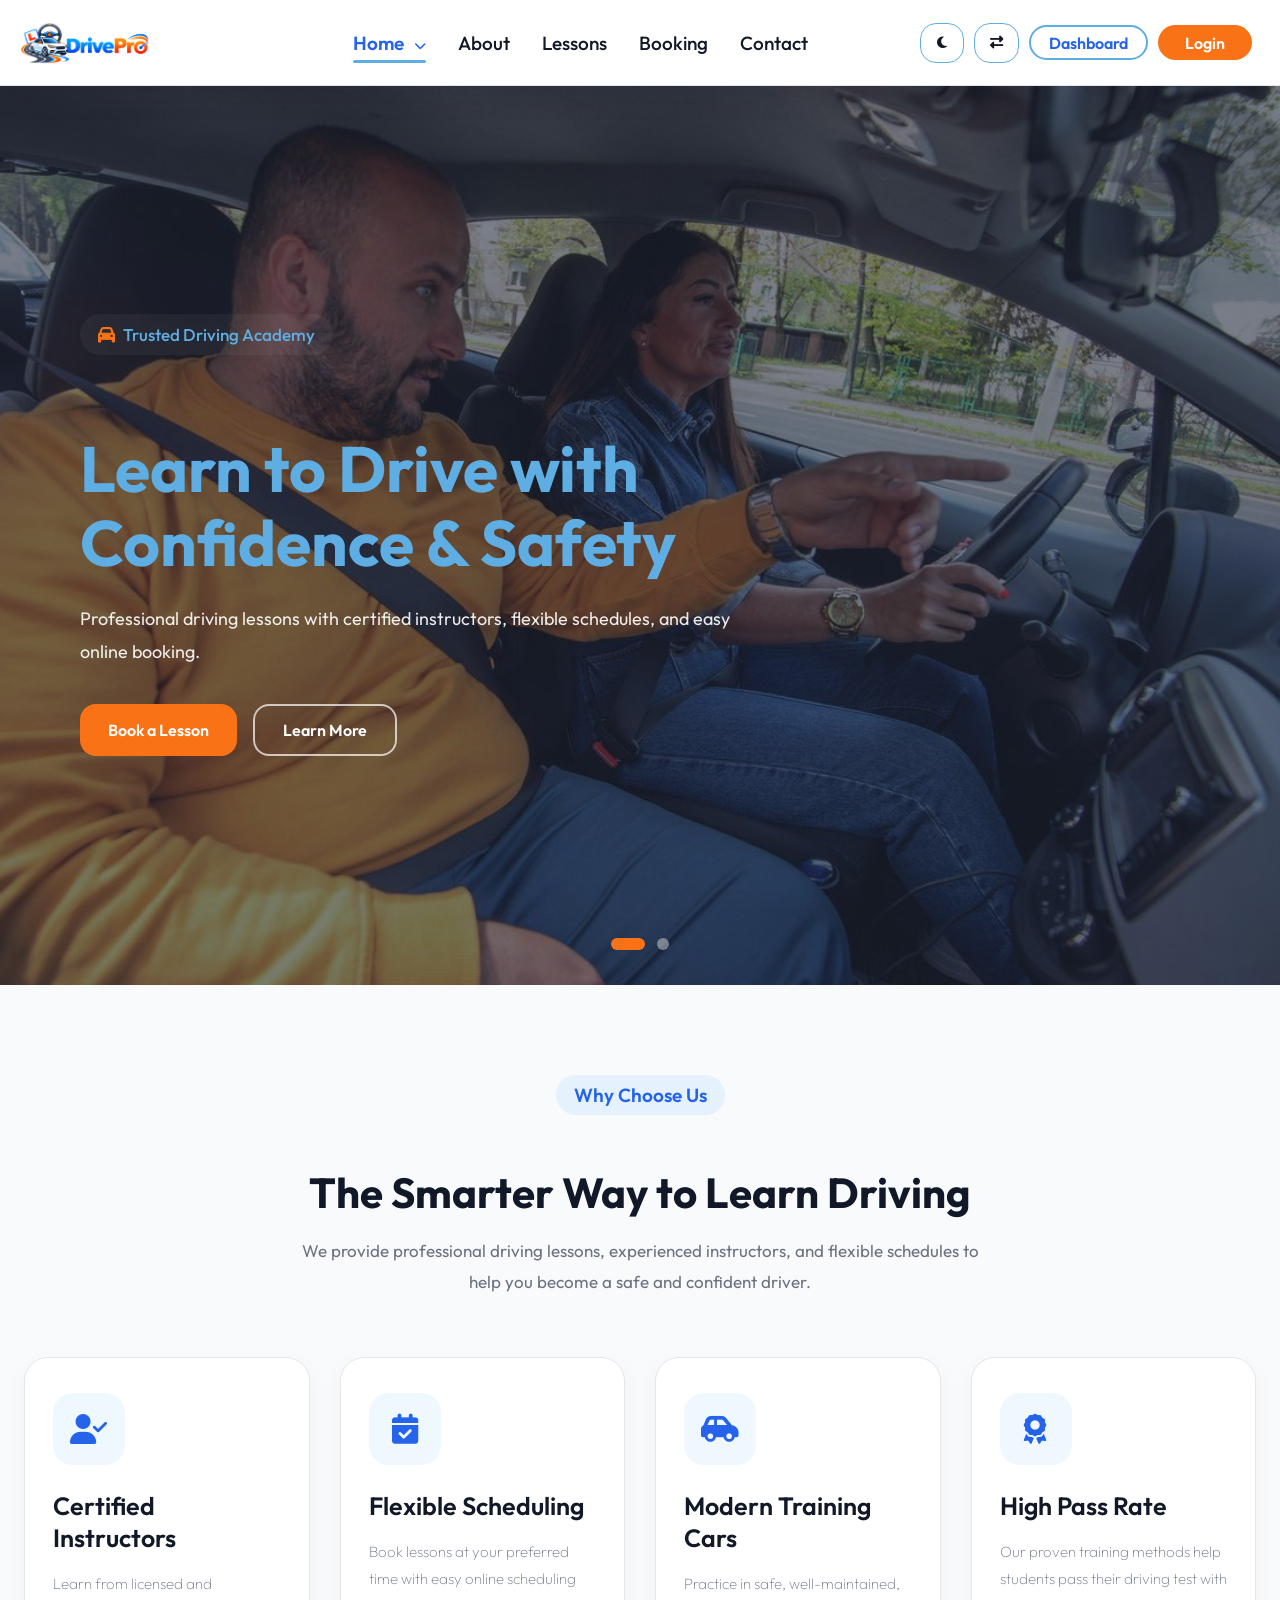
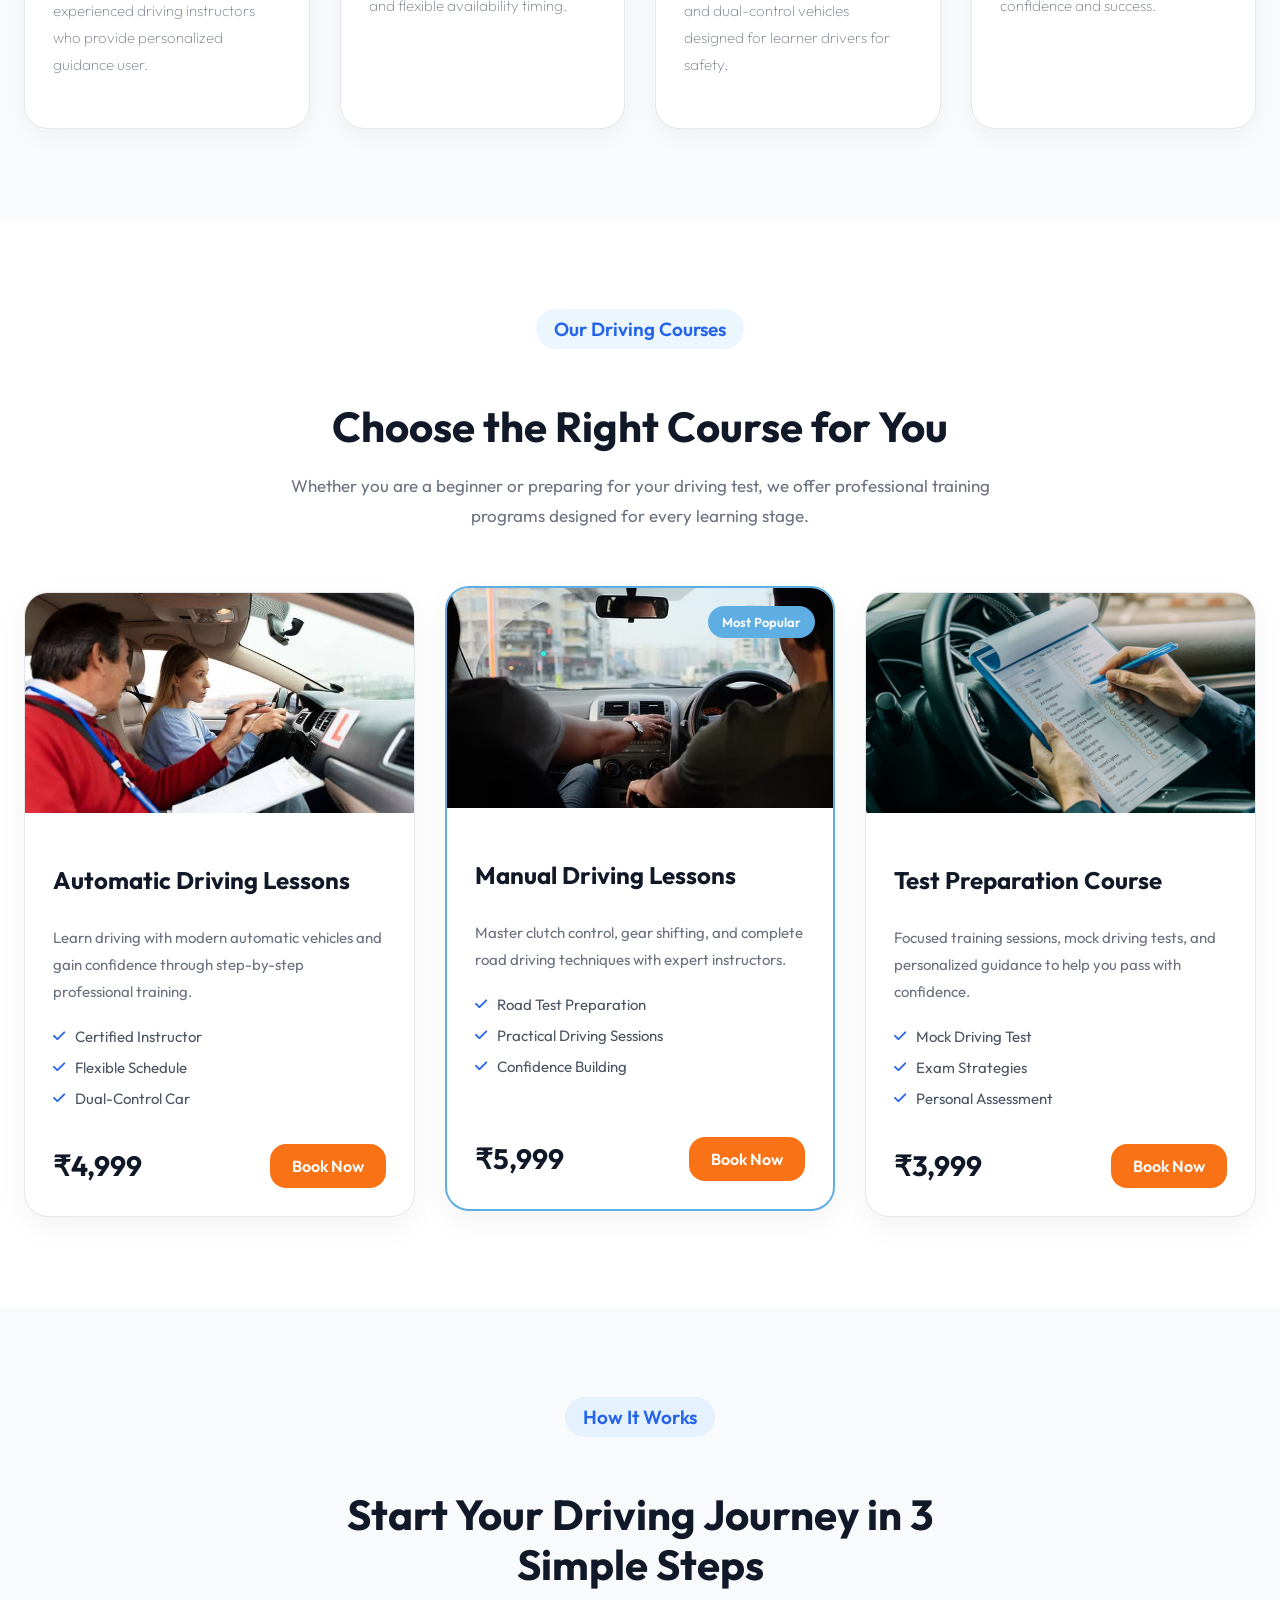
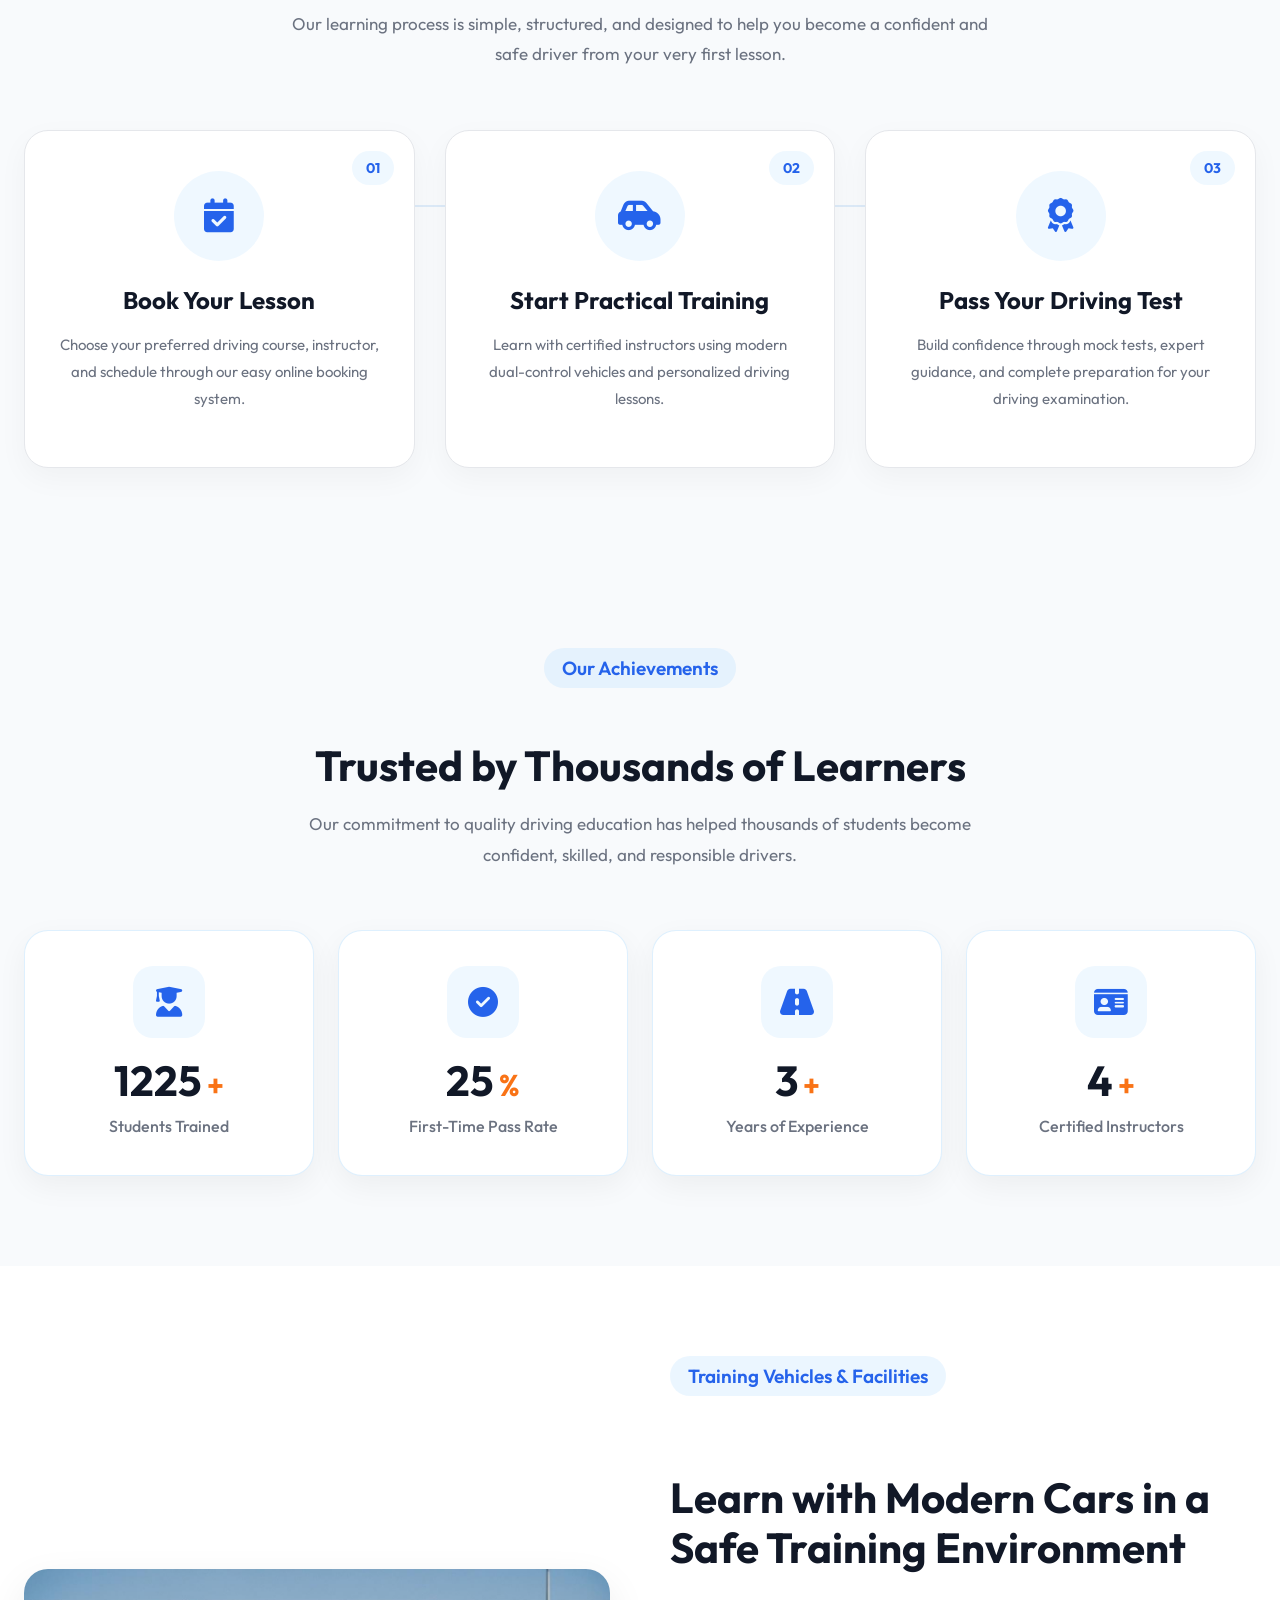
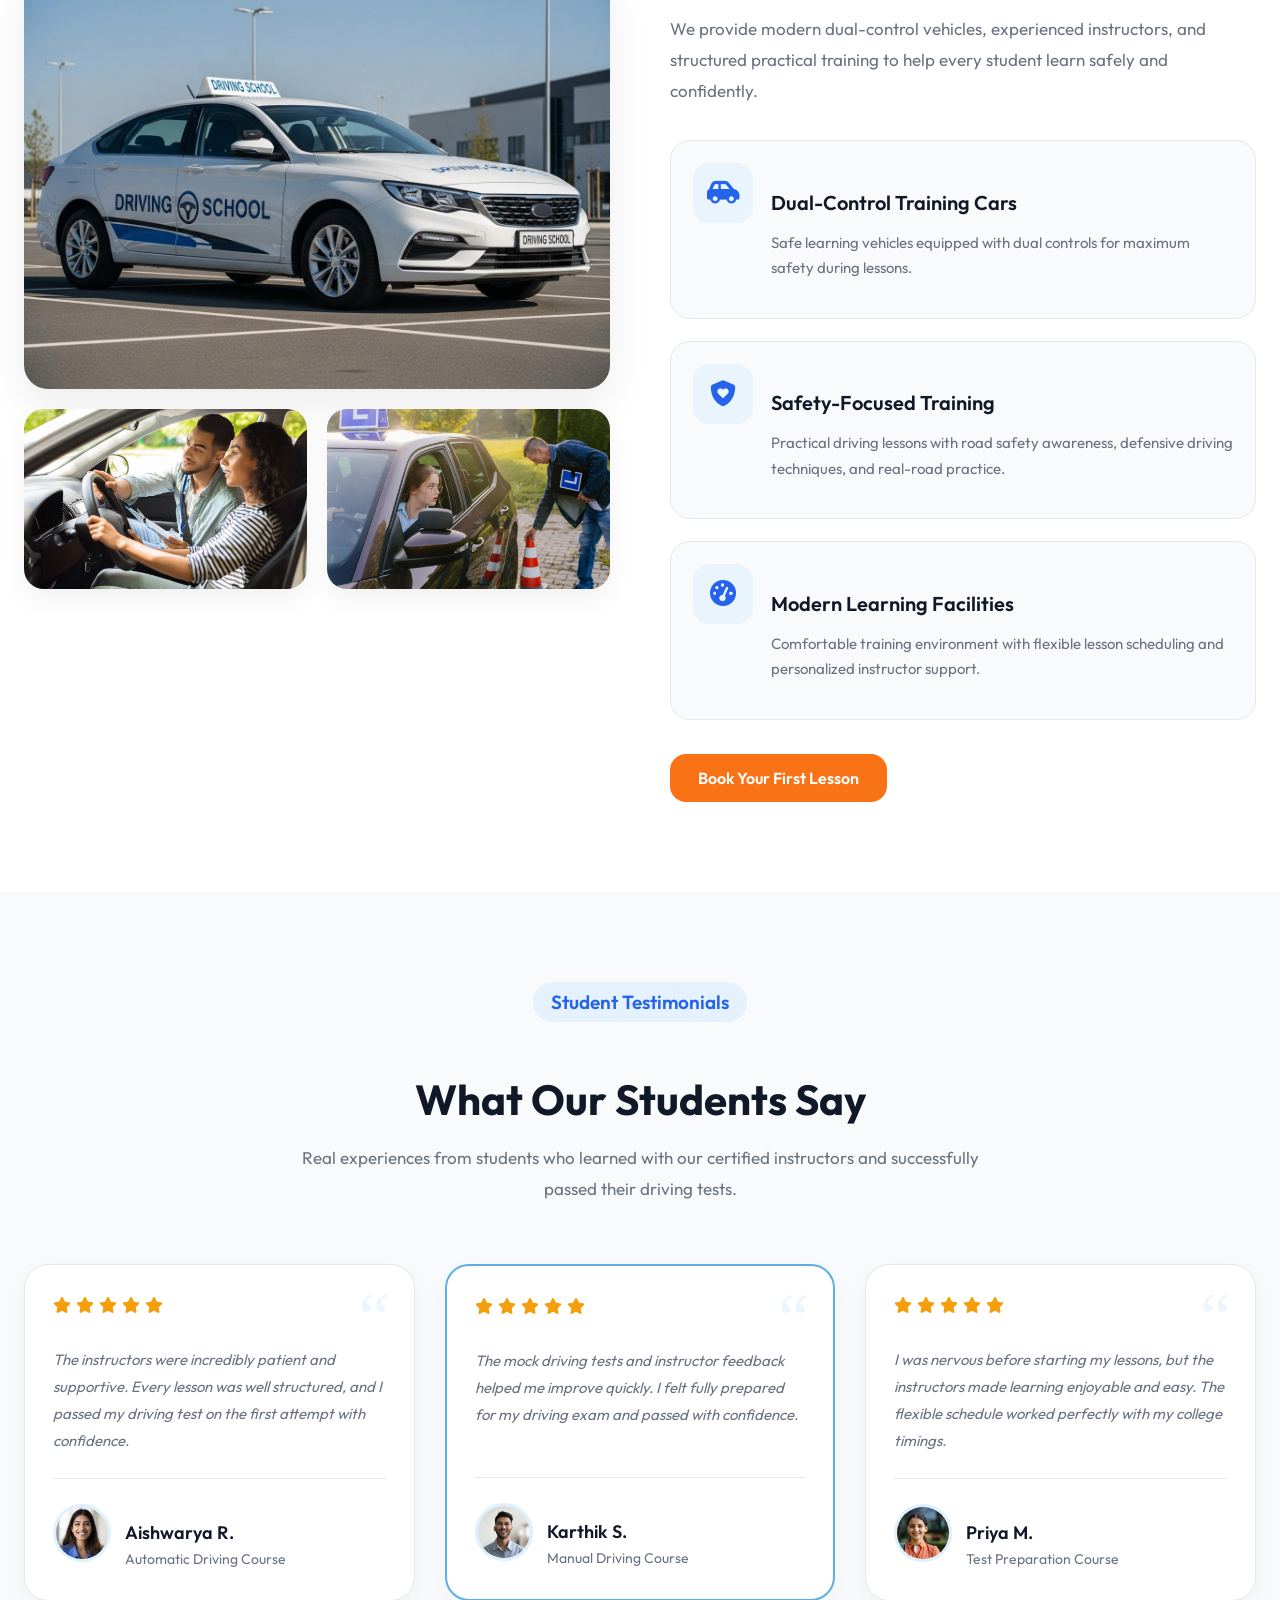
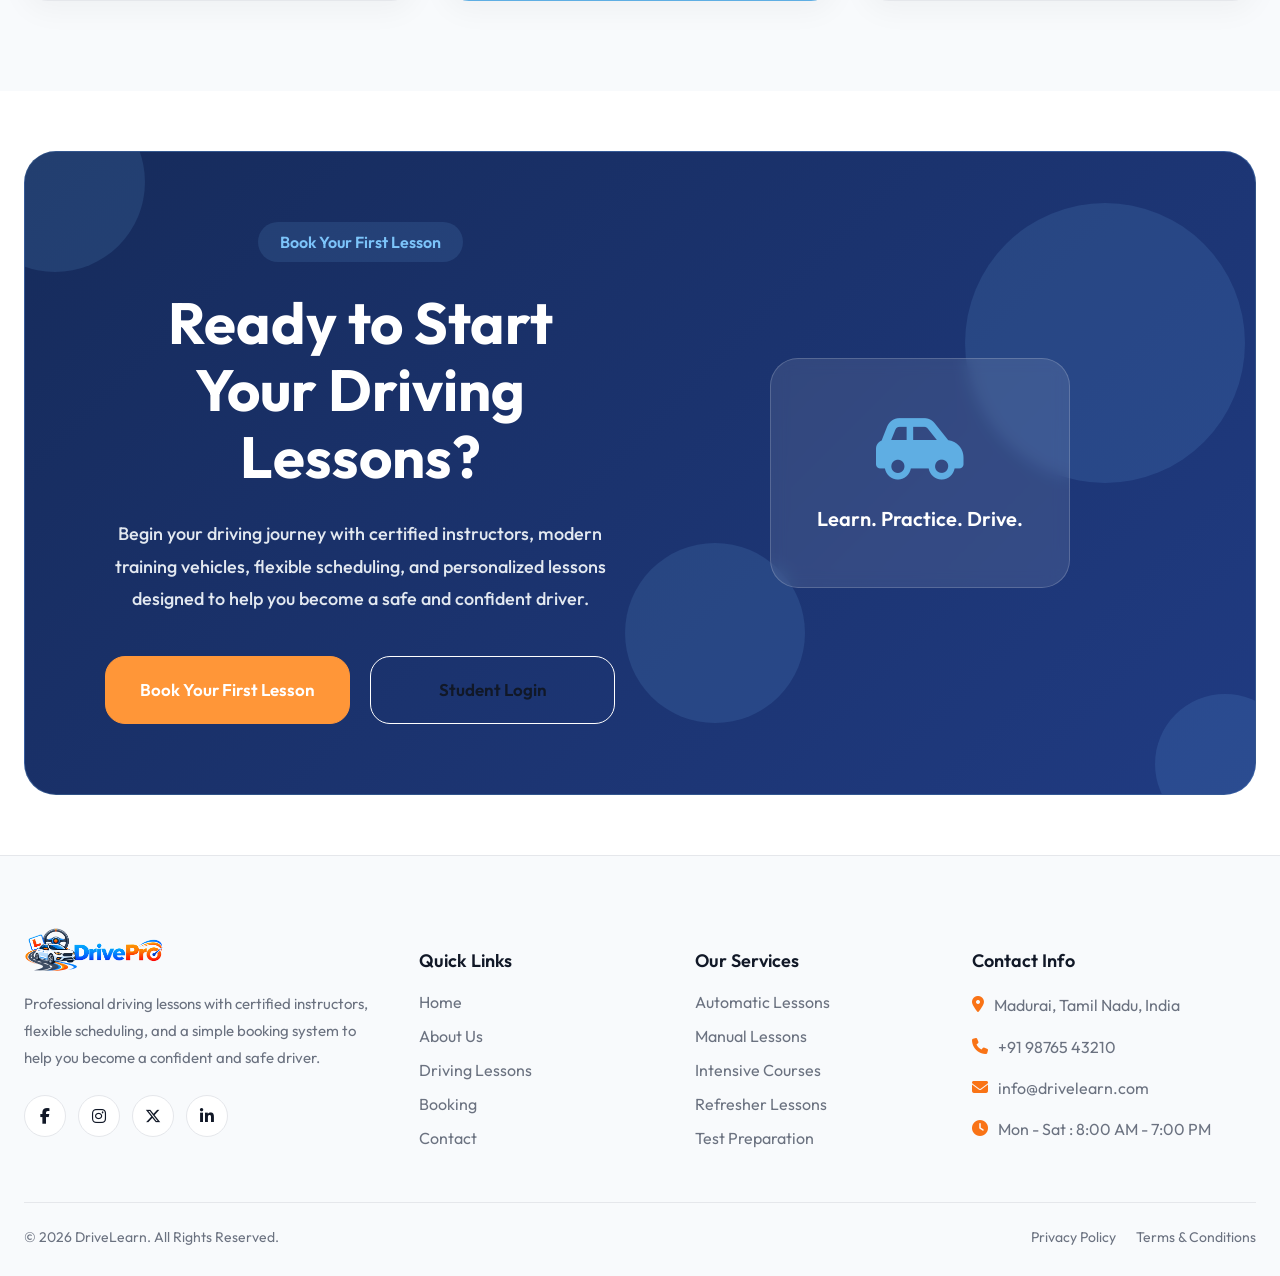
<file: index.html>
<!DOCTYPE html>
<html lang="en">

<head>
    <meta charset="UTF-8">
    <meta name="viewport" content="width=device-width, initial-scale=1.0">

    <title>DriveLearn - Driving Instructor & Lesson Booking</title>

    <!-- Favicon -->
    <link rel="icon" type="image/png" href="images/logo.png">

    <!-- Google Fonts -->
    <link rel="preconnect" href="https://fonts.googleapis.com">
<link rel="preconnect" href="https://fonts.gstatic.com" crossorigin>
<link href="https://fonts.googleapis.com/css2?family=Inter:wght@400;500;600;700&family=Outfit:wght@500;600;700;800&display=swap" rel="stylesheet">
    <link rel="stylesheet" href="https://cdnjs.cloudflare.com/ajax/libs/font-awesome/6.7.2/css/all.min.css">
    <link rel="stylesheet" href="https://cdnjs.cloudflare.com/ajax/libs/font-awesome/6.7.2/css/all.min.css">

    <!-- Main CSS -->
    <link rel="stylesheet" href="css/style.css">

    <!-- Responsive CSS -->
    <link rel="stylesheet" href="css/responsive.css">
</head>

<body>

    <!-- ==================== HEADER START ==================== -->
<header class="header">

    <div class="container">

        <!--========== Logo ==========-->
        <a href="index.html" class="logo">
            <img src="images/logo.png" alt="DriveLearn">
        </a>

        <!--========== Navigation ==========-->
        <nav class="navbar" id="navbar">

            <ul class="nav-menu">

                <li class="dropdown">
                    <a href="#" class="nav-link active">
                        Home
                        <i class="fa-solid fa-chevron-down"></i>
                    </a>

                    <ul class="dropdown-menu">
                        <li><a href="index.html">Home 1</a></li>
                        <li><a href="home2.html">Home 2</a></li>
                    </ul>
                </li>

                <li>
                    <a href="about.html" class="nav-link">
                        About
                    </a>
                </li>

                <li>
                    <a href="lessons.html" class="nav-link">
                        Lessons
                    </a>
                </li>

                <li>
                    <a href="booking.html" class="nav-link">
                        Booking
                    </a>
                </li>

                <li>
                    <a href="contact.html" class="nav-link">
                        Contact
                    </a>
                </li>

            </ul>

            <!-- Mobile Buttons -->
            <div class="mobile-btn">

                <button class="theme-toggle" id="theme-toggle-mobile">
                    <i class="fa-solid fa-moon"></i>
                    <span>Dark Mode</span>
                </button>

                <button class="rtl-toggle" id="rtl-toggle-mobile">
                    <i class="fa-solid fa-right-left"></i>
                    <span>RTL / LTR</span>
                </button>

                <a href="dashboard.html" class="dashboard-btn">
                    Dashboard
                </a>

                <a href="login.html" class="login-btn">
                    Login
                </a>

            </div>

        </nav>

        <!-- Desktop Buttons -->
        <div class="desktop-btn">

            <button class="theme-toggle" id="theme-toggle">
                <i class="fa-solid fa-moon"></i>
            </button>

            <button class="rtl-toggle" id="rtl-toggle">
                <i class="fa-solid fa-right-left"></i>
            </button>

            <a href="dashboard.html" class="dashboard-btn">
                Dashboard
            </a>

            <a href="login.html" class="login-btn">
                Login
            </a>

        </div>

        <!-- Hamburger Menu -->
        <div class="menu-toggle" id="menu-toggle">
            <i class="fa-solid fa-bars"></i>
        </div>

    </div>

</header>
<!-- ==================== HEADER END ==================== -->
 <!-- ==================== HERO SECTION START ==================== -->
<section class="hero">

    <div class="hero-slider">

        <!-- Slide 1 -->
        <div class="hero-slide active"
             style="background-image: url('images/hero1.jpg');">

            <div class="container hero-container">
                <div class="hero-content">

                    <span class="hero-badge">
                        <i class="fa-solid fa-car"></i>
                        Trusted Driving Academy
                    </span>

                    <h1>
                        Learn to Drive with
                        <span>Confidence & Safety</span>
                    </h1>

                    <p>
                        Professional driving lessons with certified instructors,
                        flexible schedules, and easy online booking.
                    </p>

                    <div class="hero-buttons">
                        <a href="booking.html" class="btn btn-primary">
                            Book a Lesson
                        </a>

                        <a href="about.html" class="btn btn-outline">
                            Learn More
                        </a>
                    </div>

                </div>
            </div>

        </div>

        <!-- Slide 2 -->
        <div class="hero-slide"
             style="background-image: url('images/hero2.jpg');">

            <div class="container hero-container">
                <div class="hero-content">

                    <span class="hero-badge">
                        <i class="fa-solid fa-circle-check"></i>
                        Certified Driving Instructors
                    </span>

                    <h1>
                        Pass Your Driving Test
                        <span>on the First Attempt</span>
                    </h1>

                    <p>
                        Personalized driving lessons, modern training cars,
                        and expert guidance for every learner.
                    </p>

                    <div class="hero-buttons">
                        <a href="booking.html" class="btn btn-primary">
                            Start Learning
                        </a>

                        <a href="lessons.html" class="btn btn-outline">
                            View Pricing
                        </a>
                    </div>

                </div>
            </div>

        </div>

    </div>

    <!-- Navigation Arrows -->
    <button class="hero-prev">
        <i class="fa-solid fa-chevron-left"></i>
    </button>

    <button class="hero-next">
        <i class="fa-solid fa-chevron-right"></i>
    </button>

    <!-- Dots -->
    <div class="hero-dots">
        <span class="dot active"></span>
        <span class="dot"></span>
    </div>

</section>
<!-- ==================== HERO SECTION END ==================== -->
<!-- ==================== WHY CHOOSE US START ==================== -->
<section class="why-choose section">

    <div class="container">

        <div class="section-header">

            <span class="section-subtitle">
                Why Choose Us
            </span>

            <h2 class="section-title">
                The Smarter Way to Learn Driving
            </h2>

            <p class="section-description">
                We provide professional driving lessons, experienced instructors,
                and flexible schedules to help you become a safe and confident
                driver.
            </p>

        </div>

        <div class="choose-grid">

            <!-- Card 1 -->
            <div class="choose-card">

                <div class="choose-icon">
                    <i class="fa-solid fa-user-check"></i>
                </div>

                <h3>Certified Instructors</h3>

                <p>
                    Learn from licensed and experienced driving instructors
                    who provide personalized guidance user.
                </p>

            </div>

            <!-- Card 2 -->
            <div class="choose-card">

                <div class="choose-icon">
                    <i class="fa-solid fa-calendar-check"></i>
                </div>

                <h3>Flexible Scheduling</h3>

                <p>
                    Book lessons at your preferred time with easy online
                    scheduling and flexible availability timing.
                </p>

            </div>

            <!-- Card 3 -->
            <div class="choose-card">

                <div class="choose-icon">
                    <i class="fa-solid fa-car-side"></i>
                </div>

                <h3>Modern Training Cars</h3>

                <p>
                    Practice in safe, well-maintained, and dual-control vehicles
                    designed for learner drivers for safety.
                </p>

            </div>

            <!-- Card 4 -->
            <div class="choose-card">

                <div class="choose-icon">
                    <i class="fa-solid fa-award"></i>
                </div>

                <h3>High Pass Rate</h3>

                <p>
                    Our proven training methods help students pass their driving
                    test with confidence and success.
                </p>

            </div>

        </div>

    </div>

</section>
<!-- ==================== WHY CHOOSE US END ==================== -->
<!-- ==================== DRIVING COURSES START ==================== -->
<section class="courses section">

    <div class="container">

        <div class="section-header">

            <span class="section-subtitle">
                Our Driving Courses
            </span>

            <h2 class="section-title">
                Choose the Right Course for You
            </h2>

            <p class="section-description">
                Whether you are a beginner or preparing for your driving test,
                we offer professional training programs designed for every
                learning stage.
            </p>

        </div>

        <div class="courses-grid">

            <!-- Course 1 -->
            <div class="course-card">

                <div class="course-image">
                    <img src="images/course-1.jpg" alt="Automatic Driving Lessons">
                </div>

                <div class="course-content">

                    <h3>Automatic Driving Lessons</h3>

                    <p>
                        Learn driving with modern automatic vehicles and gain
                        confidence through step-by-step professional training.
                    </p>

                    <ul class="course-features">
                        <li><i class="fa-solid fa-check"></i> Certified Instructor</li>
                        <li><i class="fa-solid fa-check"></i> Flexible Schedule</li>
                        <li><i class="fa-solid fa-check"></i> Dual-Control Car</li>
                    </ul>

                    <div class="course-footer">
                        <span class="course-price">₹4,999</span>
                        <a href="booking.html" class="course-btn">
                            Book Now
                        </a>
                    </div>

                </div>

            </div>

            <!-- Course 2 -->
            <div class="course-card featured">

                <div class="course-badge">Most Popular</div>

                <div class="course-image">
                    <img src="images/course-2.jpg" alt="Manual Driving Lessons">
                </div>

                <div class="course-content">

                    <h3>Manual Driving Lessons</h3>

                    <p>
                        Master clutch control, gear shifting, and complete road
                        driving techniques with expert instructors.
                    </p>

                    <ul class="course-features">
                        <li><i class="fa-solid fa-check"></i> Road Test Preparation</li>
                        <li><i class="fa-solid fa-check"></i> Practical Driving Sessions</li>
                        <li><i class="fa-solid fa-check"></i> Confidence Building</li>
                    </ul>

                    <div class="course-footer">
                        <span class="course-price">₹5,999</span>
                        <a href="booking.html" class="course-btn">
                            Book Now
                        </a>
                    </div>

                </div>

            </div>

            <!-- Course 3 -->
            <div class="course-card">

                <div class="course-image">
                    <img src="images/course-3.jpg" alt="Test Preparation Course">
                </div>

                <div class="course-content">

                    <h3>Test Preparation Course</h3>

                    <p>
                        Focused training sessions, mock driving tests, and
                        personalized guidance to help you pass with confidence.
                    </p>

                    <ul class="course-features">
                        <li><i class="fa-solid fa-check"></i> Mock Driving Test</li>
                        <li><i class="fa-solid fa-check"></i> Exam Strategies</li>
                        <li><i class="fa-solid fa-check"></i> Personal Assessment</li>
                    </ul>

                    <div class="course-footer">
                        <span class="course-price">₹3,999</span>
                        <a href="booking.html" class="course-btn">
                            Book Now
                        </a>
                    </div>

                </div>

            </div>

        </div>

    </div>

</section>
<!-- ==================== DRIVING COURSES END ==================== -->
<!-- ==================== HOW IT WORKS START ==================== -->
<section class="how-it-works section">

    <div class="container">

        <div class="section-header">

            <span class="section-subtitle">
                How It Works
            </span>

            <h2 class="section-title">
                Start Your Driving Journey in 3 Simple Steps
            </h2>

            <p class="section-description">
                Our learning process is simple, structured, and designed to
                help you become a confident and safe driver from your very
                first lesson.
            </p>

        </div>

        <div class="steps-grid">

            <!-- Step 1 -->
            <div class="step-card">

                <div class="step-number">01</div>

                <div class="step-icon">
                    <i class="fa-solid fa-calendar-check"></i>
                </div>

                <h3>Book Your Lesson</h3>

                <p>
                    Choose your preferred driving course, instructor, and
                    schedule through our easy online booking system.
                </p>

            </div>

            <!-- Step 2 -->
            <div class="step-card">

                <div class="step-number">02</div>

                <div class="step-icon">
                    <i class="fa-solid fa-car-side"></i>
                </div>

                <h3>Start Practical Training</h3>

                <p>
                    Learn with certified instructors using modern dual-control
                    vehicles and personalized driving lessons.
                </p>

            </div>

            <!-- Step 3 -->
            <div class="step-card">

                <div class="step-number">03</div>

                <div class="step-icon">
                    <i class="fa-solid fa-award"></i>
                </div>

                <h3>Pass Your Driving Test</h3>

                <p>
                    Build confidence through mock tests, expert guidance,
                    and complete preparation for your driving examination.
                </p>

            </div>

        </div>

    </div>

</section>
<!-- ==================== HOW IT WORKS END ==================== -->
<!-- ==================== ACHIEVEMENTS START ==================== -->
<section class="achievements section">

    <div class="container">

        <div class="section-header">

            <span class="section-subtitle">
                Our Achievements
            </span>

            <h2 class="section-title">
                Trusted by Thousands of Learners
            </h2>

            <p class="section-description">
                Our commitment to quality driving education has helped thousands
                of students become confident, skilled, and responsible drivers.
            </p>

        </div>

        <div class="stats-grid">

            <!-- Stat 1 -->
            <div class="stat-card">

                <div class="stat-icon">
                    <i class="fa-solid fa-user-graduate"></i>
                </div>

                <h3 class="counter" data-target="5000">0</h3>
                <span>+</span>

                <p>Students Trained</p>

            </div>

            <!-- Stat 2 -->
            <div class="stat-card">

                <div class="stat-icon">
                    <i class="fa-solid fa-circle-check"></i>
                </div>

                <h3 class="counter" data-target="98">0</h3>
                <span>%</span>

                <p>First-Time Pass Rate</p>

            </div>

            <!-- Stat 3 -->
            <div class="stat-card">

                <div class="stat-icon">
                    <i class="fa-solid fa-road"></i>
                </div>

                <h3 class="counter" data-target="10">0</h3>
                <span>+</span>

                <p>Years of Experience</p>

            </div>

            <!-- Stat 4 -->
            <div class="stat-card">

                <div class="stat-icon">
                    <i class="fa-solid fa-id-card"></i>
                </div>

                <h3 class="counter" data-target="15">0</h3>
                <span>+</span>

                <p>Certified Instructors</p>

            </div>

        </div>

    </div>

</section>
<!-- ==================== ACHIEVEMENTS END ==================== -->
 <!-- ==================== VEHICLES & FACILITIES START ==================== -->
<section class="vehicles section">

    <div class="container">

        <div class="vehicles-wrapper">

            <!-- Left Images -->
            <div class="vehicles-images">

                <div class="main-image">
                    <img src="images/vehicle-1.jpg" alt="Driving Training Car">
                </div>

                <div class="small-images">
                    <img src="images/vehicle-2.jpg" alt="Driving Lesson">
                    <img src="images/vehicle-3.jpg" alt="Instructor Training">
                </div>

            </div>

            <!-- Right Content -->
            <div class="vehicles-content">

                <span class="section-subtitle">
                    Training Vehicles & Facilities
                </span>

                <h2 class="section-title">
                    Learn with Modern Cars in a Safe Training Environment
                </h2>

                <p class="section-description">
                    We provide modern dual-control vehicles, experienced instructors,
                    and structured practical training to help every student learn
                    safely and confidently.
                </p>

                <div class="facility-list">

                    <div class="facility-item">
                        <div class="facility-icon">
                            <i class="fa-solid fa-car-side"></i>
                        </div>

                        <div>
                            <h4>Dual-Control Training Cars</h4>
                            <p>
                                Safe learning vehicles equipped with dual controls
                                for maximum safety during lessons.
                            </p>
                        </div>

                    </div>

                    <div class="facility-item">
                        <div class="facility-icon">
                            <i class="fa-solid fa-shield-heart"></i>
                        </div>

                        <div>
                            <h4>Safety-Focused Training</h4>
                            <p>
                                Practical driving lessons with road safety awareness,
                                defensive driving techniques, and real-road practice.
                            </p>
                        </div>

                    </div>

                    <div class="facility-item">
                        <div class="facility-icon">
                            <i class="fa-solid fa-gauge-high"></i>
                        </div>

                        <div>
                            <h4>Modern Learning Facilities</h4>
                            <p>
                                Comfortable training environment with flexible lesson
                                scheduling and personalized instructor support.
                            </p>
                        </div>

                    </div>

                </div>

                <a href="booking.html" class="btn">
                    Book Your First Lesson
                </a>

            </div>

        </div>

    </div>

</section>
<!-- ==================== VEHICLES & FACILITIES END ==================== -->
<!-- ==================== TESTIMONIALS START ==================== -->
<section class="testimonials section">

    <div class="container">

        <div class="section-header">

            <span class="section-subtitle">
                Student Testimonials
            </span>

            <h2 class="section-title">
                What Our Students Say
            </h2>

            <p class="section-description">
                Real experiences from students who learned with our certified
                instructors and successfully passed their driving tests.
            </p>

        </div>

        <div class="testimonial-grid">

            <!-- Testimonial 1 -->
            <div class="testimonial-card">

                <div class="testimonial-rating">
                    <i class="fa-solid fa-star"></i>
                    <i class="fa-solid fa-star"></i>
                    <i class="fa-solid fa-star"></i>
                    <i class="fa-solid fa-star"></i>
                    <i class="fa-solid fa-star"></i>
                </div>

                <p class="testimonial-text">
                    The instructors were incredibly patient and supportive.
                    Every lesson was well structured, and I passed my driving
                    test on the first attempt with confidence.
                </p>

                <div class="testimonial-user">
                    <img src="images/student-1.jpg" alt="Aishwarya">

                    <div>
                        <h4>Aishwarya R.</h4>
                        <span>Automatic Driving Course</span>
                    </div>
                </div>

            </div>

            <!-- Testimonial 2 -->
            <div class="testimonial-card featured">

                <div class="testimonial-rating">
                    <i class="fa-solid fa-star"></i>
                    <i class="fa-solid fa-star"></i>
                    <i class="fa-solid fa-star"></i>
                    <i class="fa-solid fa-star"></i>
                    <i class="fa-solid fa-star"></i>
                </div>

                <p class="testimonial-text">
                    The mock driving tests and instructor feedback helped me
                    improve quickly. I felt fully prepared for my driving exam
                    and passed with confidence.
                </p>

                <div class="testimonial-user">
                    <img src="images/student-2.jpg" alt="Karthik">

                    <div>
                        <h4>Karthik S.</h4>
                        <span>Manual Driving Course</span>
                    </div>
                </div>

            </div>

            <!-- Testimonial 3 -->
            <div class="testimonial-card">

                <div class="testimonial-rating">
                    <i class="fa-solid fa-star"></i>
                    <i class="fa-solid fa-star"></i>
                    <i class="fa-solid fa-star"></i>
                    <i class="fa-solid fa-star"></i>
                    <i class="fa-solid fa-star"></i>
                </div>

                <p class="testimonial-text">
                    I was nervous before starting my lessons, but the instructors
                    made learning enjoyable and easy. The flexible schedule
                    worked perfectly with my college timings.
                </p>

                <div class="testimonial-user">
                    <img src="images/student-3.jpg" alt="Priya">

                    <div>
                        <h4>Priya M.</h4>
                        <span>Test Preparation Course</span>
                    </div>
                </div>

            </div>

        </div>

    </div>

</section>
<!-- ==================== TESTIMONIALS END ==================== -->
<!-- ==================== CTA START ==================== -->
<!-- =========================
     HOME 1 CTA SECTION
========================= -->
<section class="cta-section">

    <div class="container">

        <div class="cta-box">

            <!-- Left Content -->
            <div class="cta-content">

                <span class="cta-subtitle">
                    Book Your First Lesson
                </span>

                <h2 class="cta-title">
                    Ready to Start Your Driving
                    <span>Lessons?</span>
                </h2>

                <p class="cta-description">
                    Begin your driving journey with certified instructors,
                    modern training vehicles, flexible scheduling, and
                    personalized lessons designed to help you become a
                    safe and confident driver.
                </p>

                <div class="cta-buttons">

                    <a href="booking.html" class="btn btn-primary">
                        Book Your First Lesson
                    </a>

                    <a href="login.html" class="btn btn-outline">
                        Student Login
                    </a>

                </div>

            </div>

            <!-- Right Decorative Area - No Image -->
            <div class="cta-visual" aria-hidden="true">

                <div class="cta-circle cta-circle-one"></div>
                <div class="cta-circle cta-circle-two"></div>

                <div class="cta-visual-card">
                    <i class="fa-solid fa-car-side"></i>
                    <span>Learn. Practice. Drive.</span>
                </div>

            </div>

        </div>

    </div>

</section>
<!-- ==================== CTA END ==================== -->














 <!-- ==================== FOOTER START ==================== -->
<footer class="footer">

    <div class="container">

        <div class="footer-grid">

            <!-- About -->
            <div class="footer-about">

                <a href="index.html" class="footer-logo">
                    <img src="images/logo.png" alt="DriveLearn Logo">
                </a>

                <p>
                    Professional driving lessons with certified instructors,
                    flexible scheduling, and a simple booking system to help
                    you become a confident and safe driver.
                </p>

                <div class="footer-social">
                    <a href="#"><i class="fab fa-facebook-f"></i></a>
                    <a href="#"><i class="fab fa-instagram"></i></a>
                    <a href="#"><i class="fab fa-x-twitter"></i></a>
                    <a href="#"><i class="fab fa-linkedin-in"></i></a>
                </div>

            </div>

            <!-- Quick Links -->
            <div class="footer-links">

                <h4>Quick Links</h4>

                <ul>
                    <li><a href="index.html">Home</a></li>
                    <li><a href="about.html">About Us</a></li>
                    <li><a href="lessons.html">Driving Lessons</a></li>
                    <li><a href="booking.html">Booking</a></li>
                    <li><a href="contact.html">Contact</a></li>
                </ul>

            </div>

            <!-- Services -->
            <div class="footer-services">

                <h4>Our Services</h4>

                <ul>
                    <li><a href="#">Automatic Lessons</a></li>
                    <li><a href="#">Manual Lessons</a></li>
                    <li><a href="#">Intensive Courses</a></li>
                    <li><a href="#">Refresher Lessons</a></li>
                    <li><a href="#">Test Preparation</a></li>
                </ul>

            </div>

            <!-- Contact -->
            <div class="footer-contact">

                <h4>Contact Info</h4>

                <ul>

                    <li>
                        <i class="fas fa-location-dot"></i>
                        Madurai, Tamil Nadu, India
                    </li>

                    <li>
                        <i class="fas fa-phone"></i>
                        +91 98765 43210
                    </li>

                    <li>
                        <i class="fas fa-envelope"></i>
                        info@drivelearn.com
                    </li>

                    <li>
                        <i class="fas fa-clock"></i>
                        Mon - Sat : 8:00 AM - 7:00 PM
                    </li>

                </ul>

            </div>

        </div>
        <!-- Footer Bottom -->
        <div class="footer-divider"></div>

        <div class="footer-bottom">

            <p>
                © 2026 DriveLearn. All Rights Reserved.
            </p>

            <div class="footer-bottom-links">
                <a href="#">Privacy Policy</a>
                <a href="#">Terms & Conditions</a>
            </div>

        </div>

    </div>

</footer>
<!-- ==================== FOOTER END ==================== -->

<!-- Scroll to Top Button -->
<button id="scrollTopBtn" class="scroll-top-btn">
    <i class="fa-solid fa-arrow-up"></i>
</button>



<script src="js/script.js"></script>
</body>
</html>
</file>
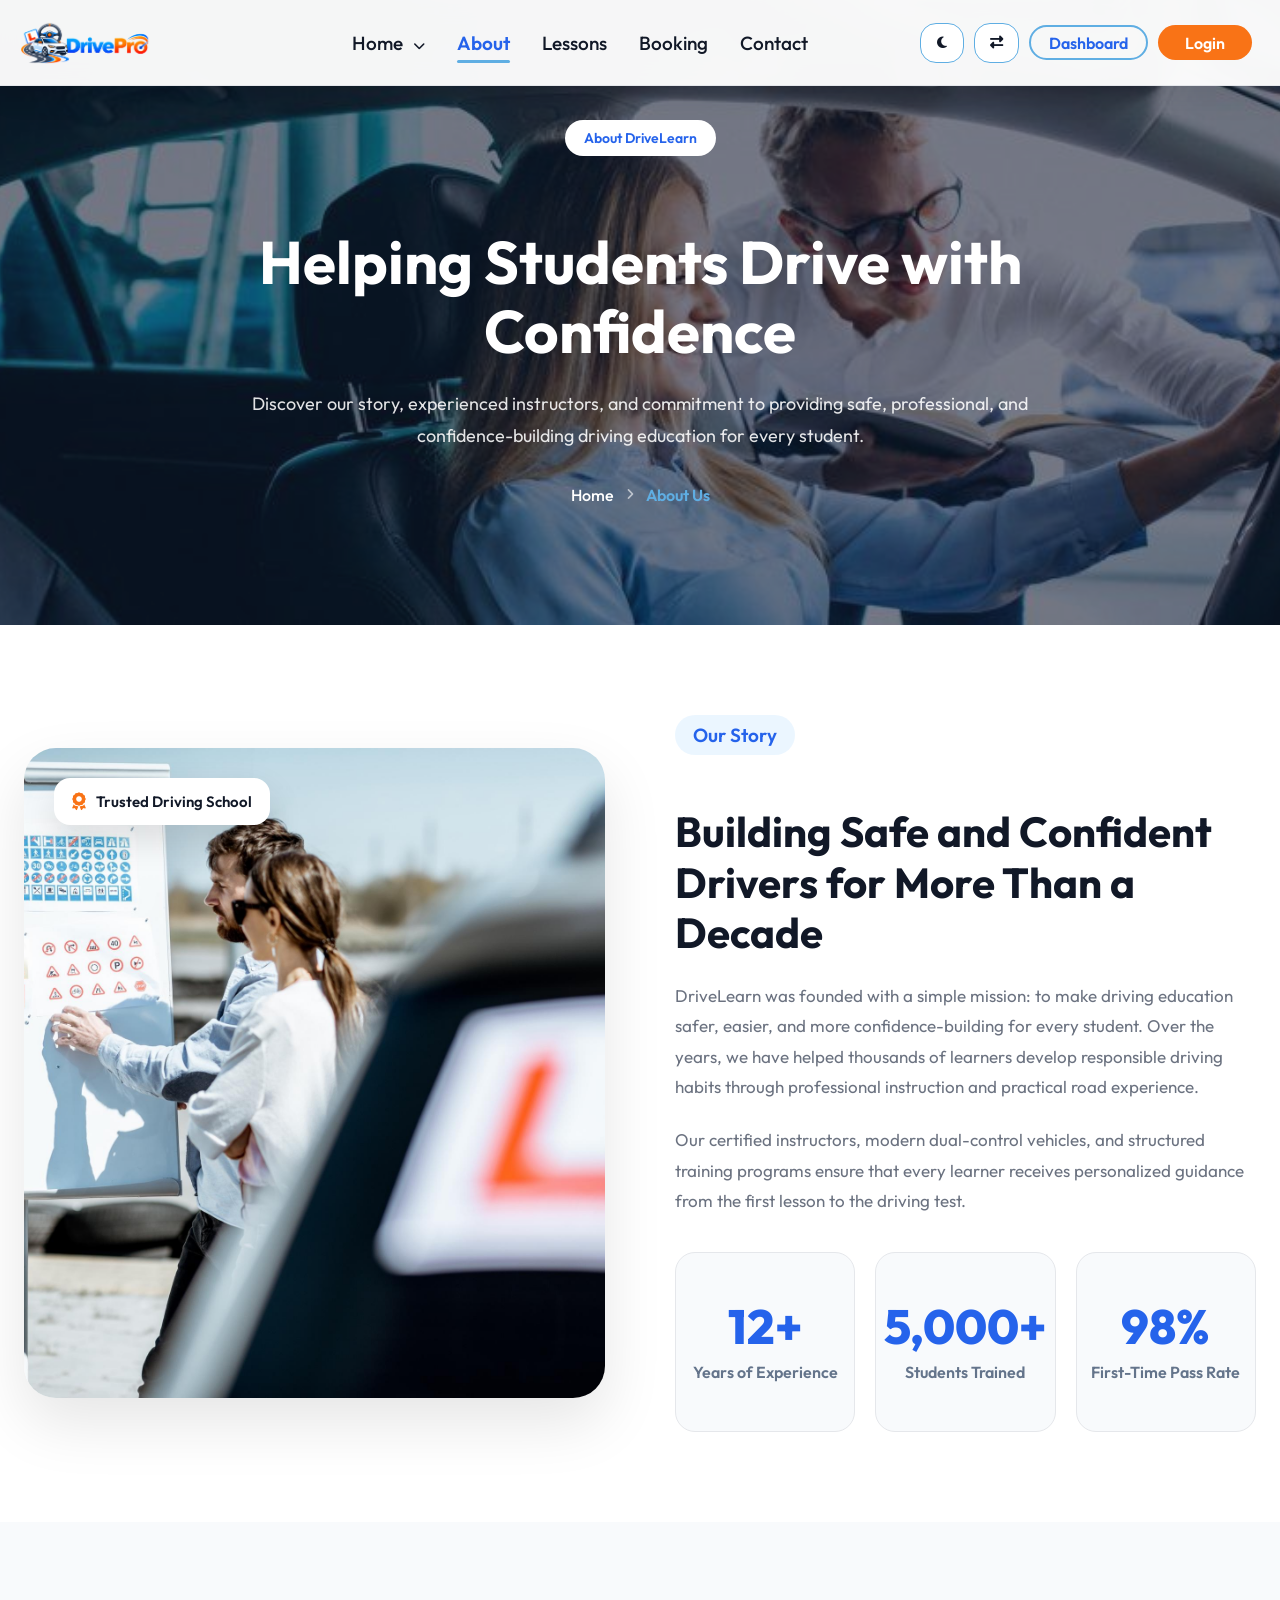
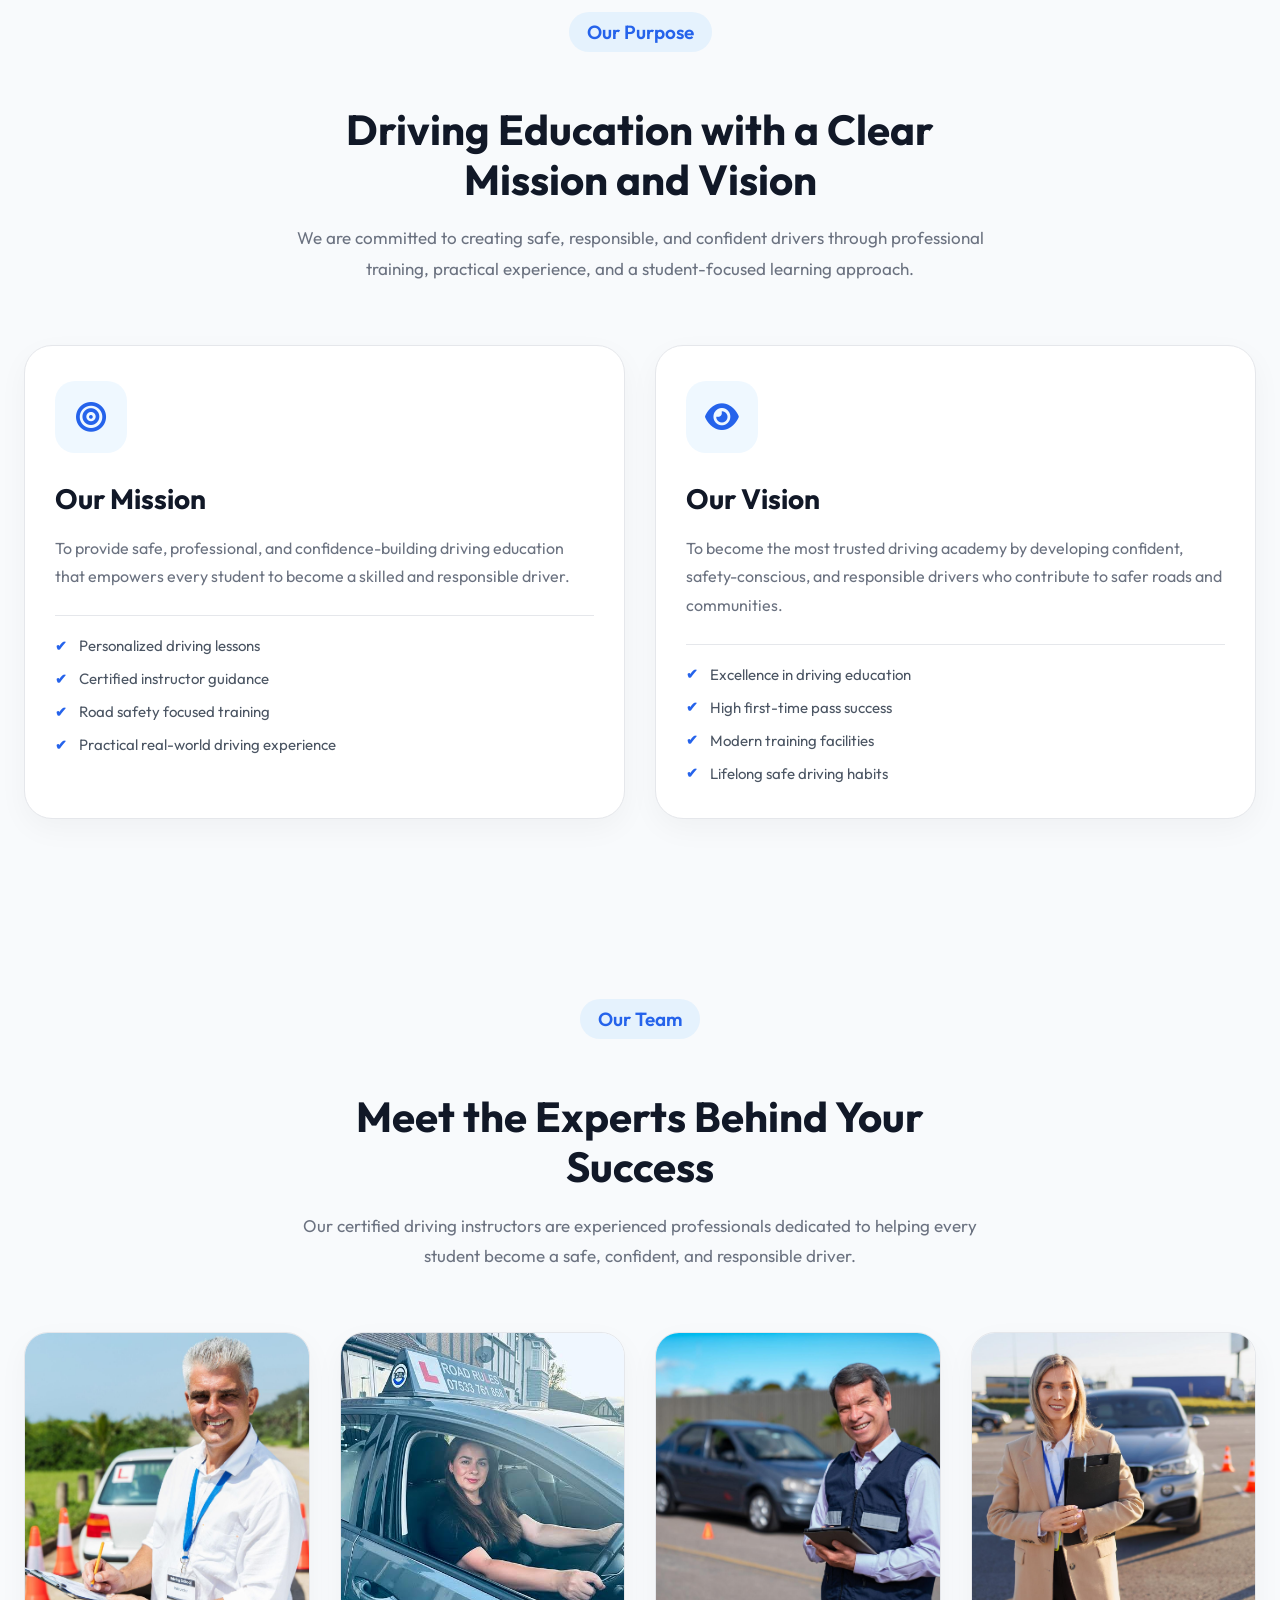
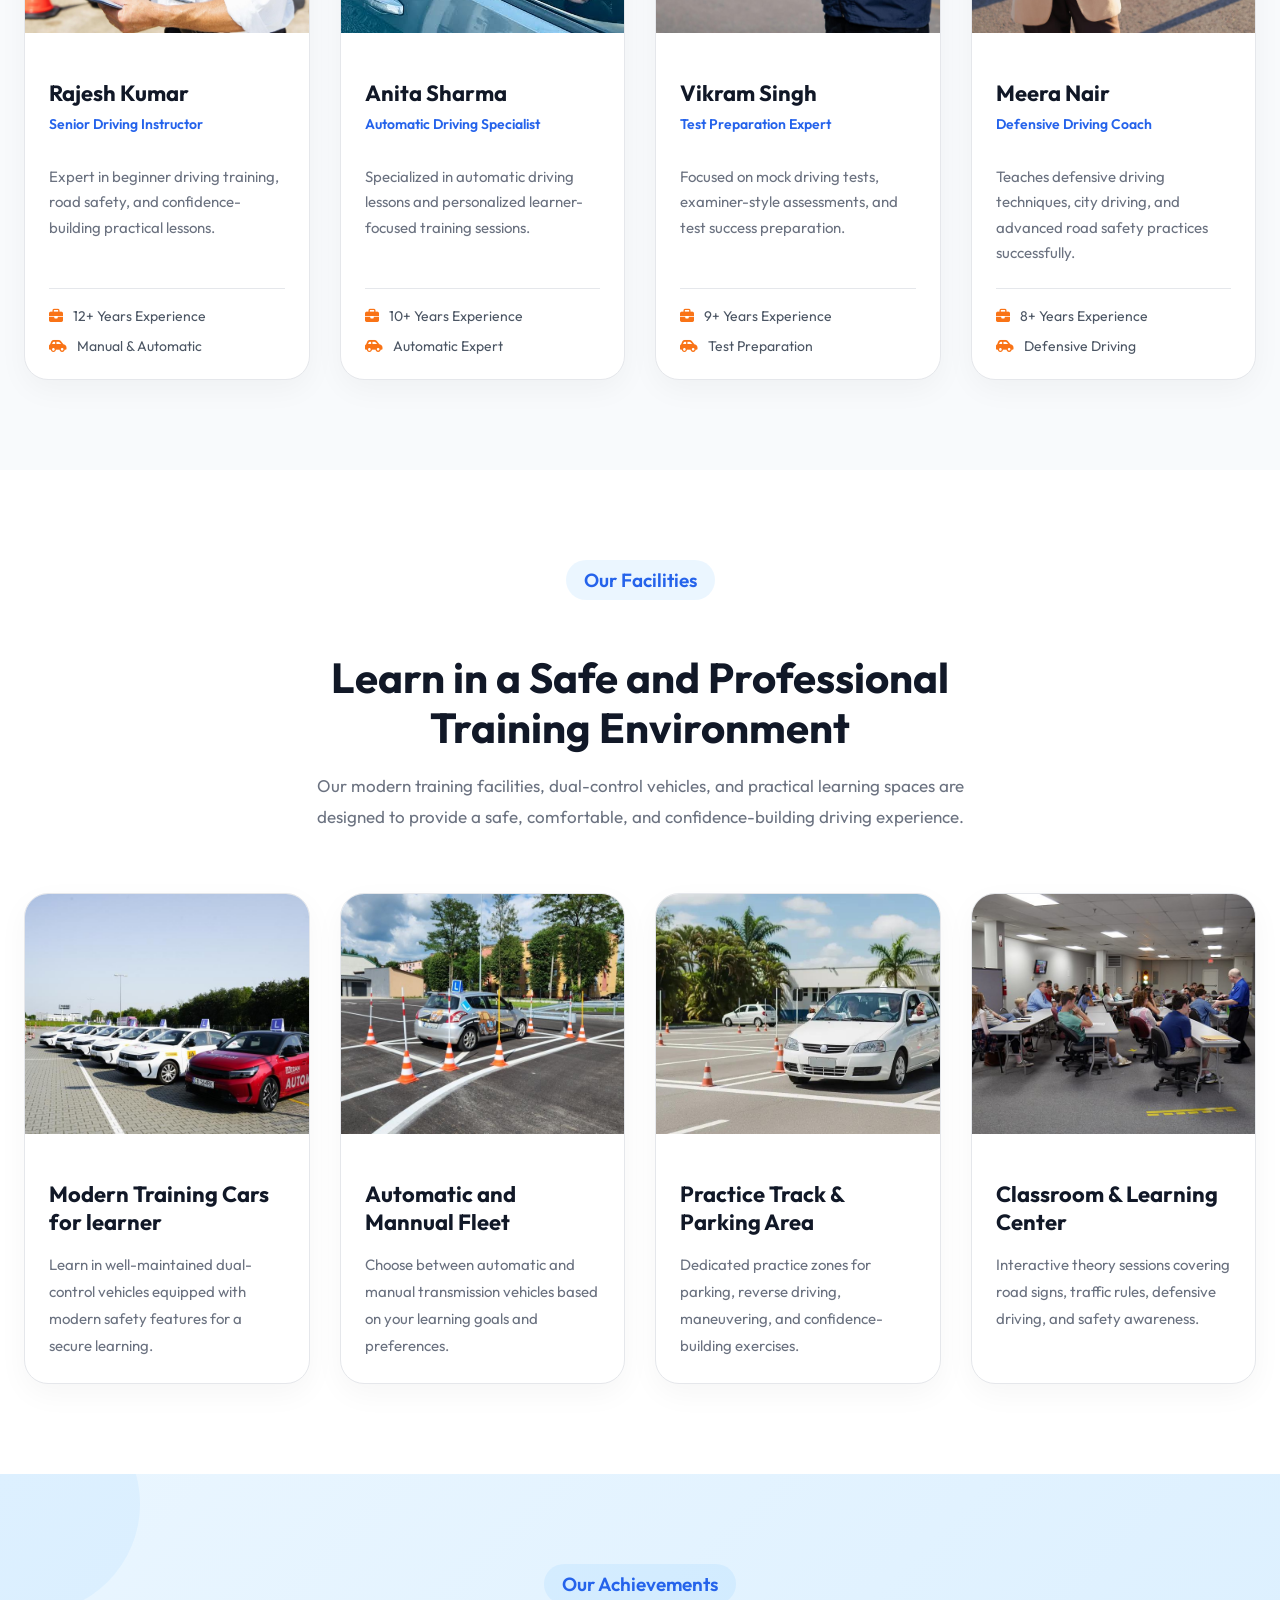
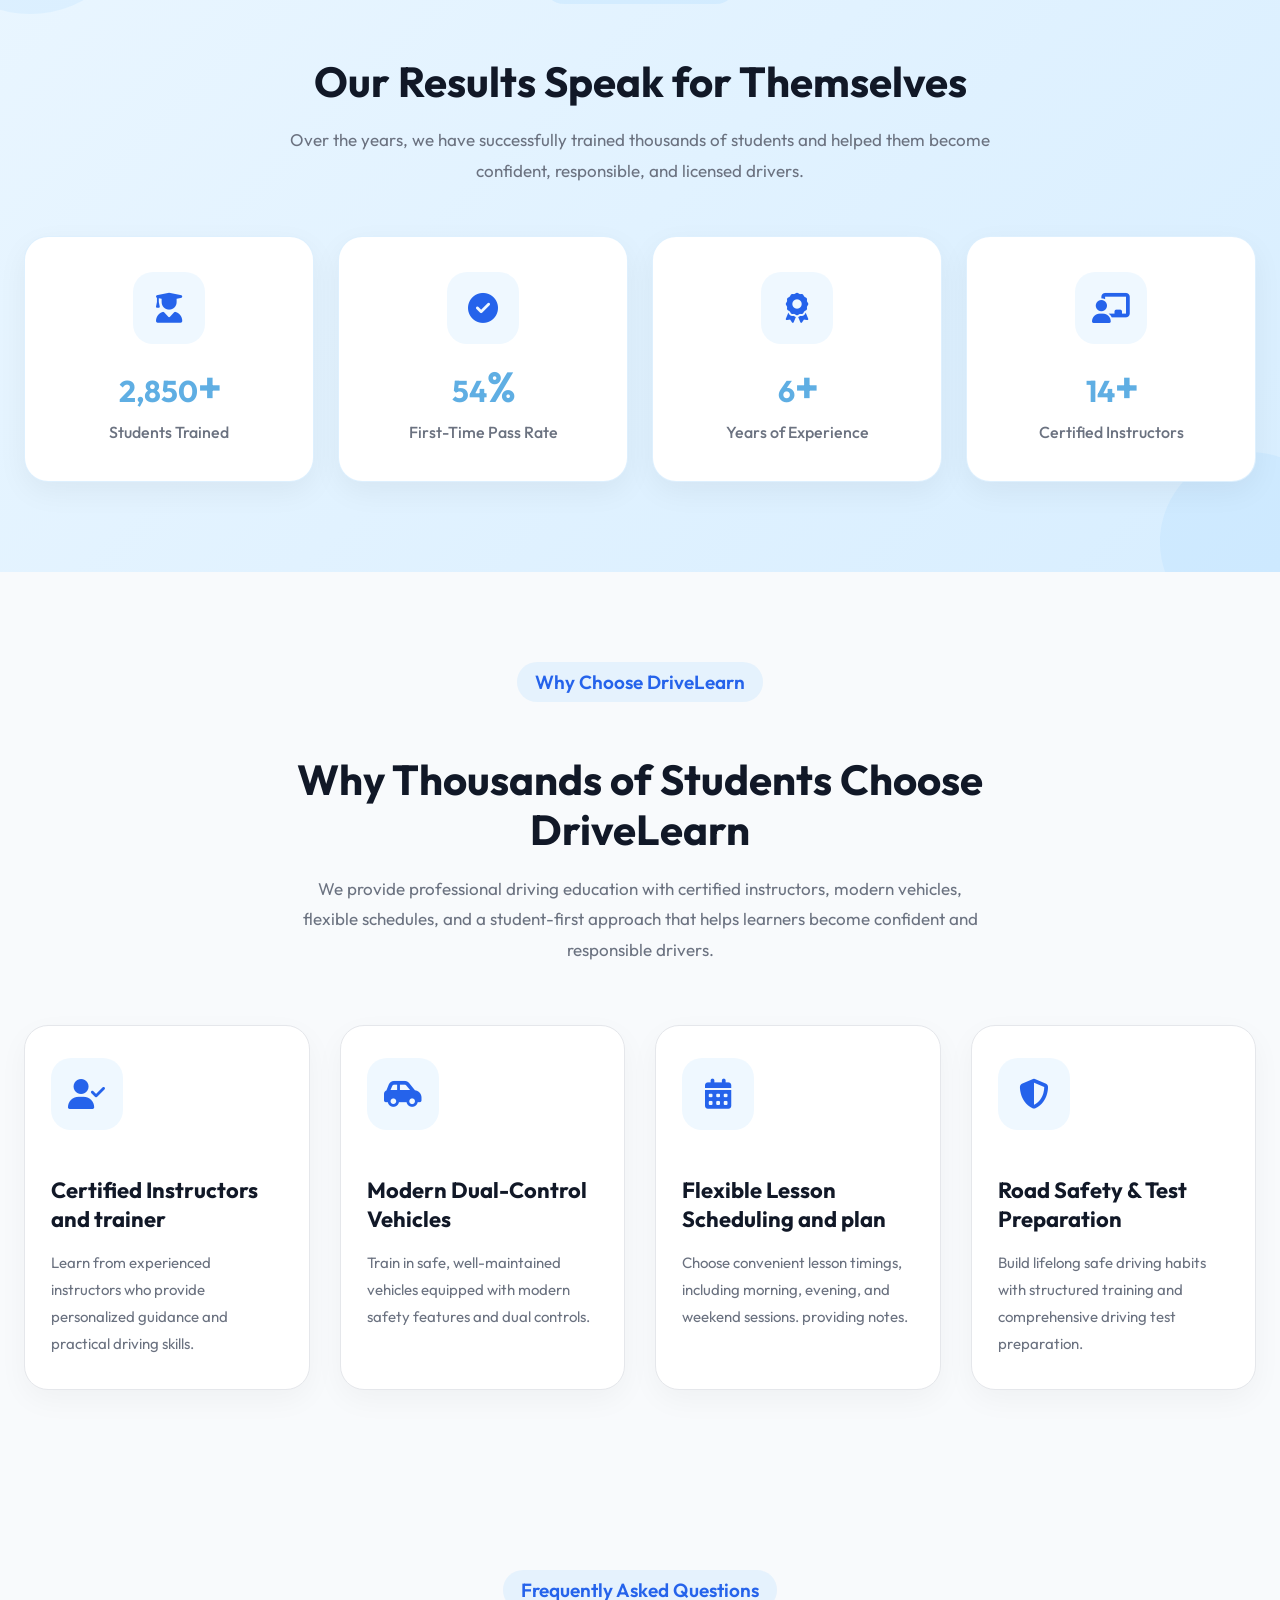
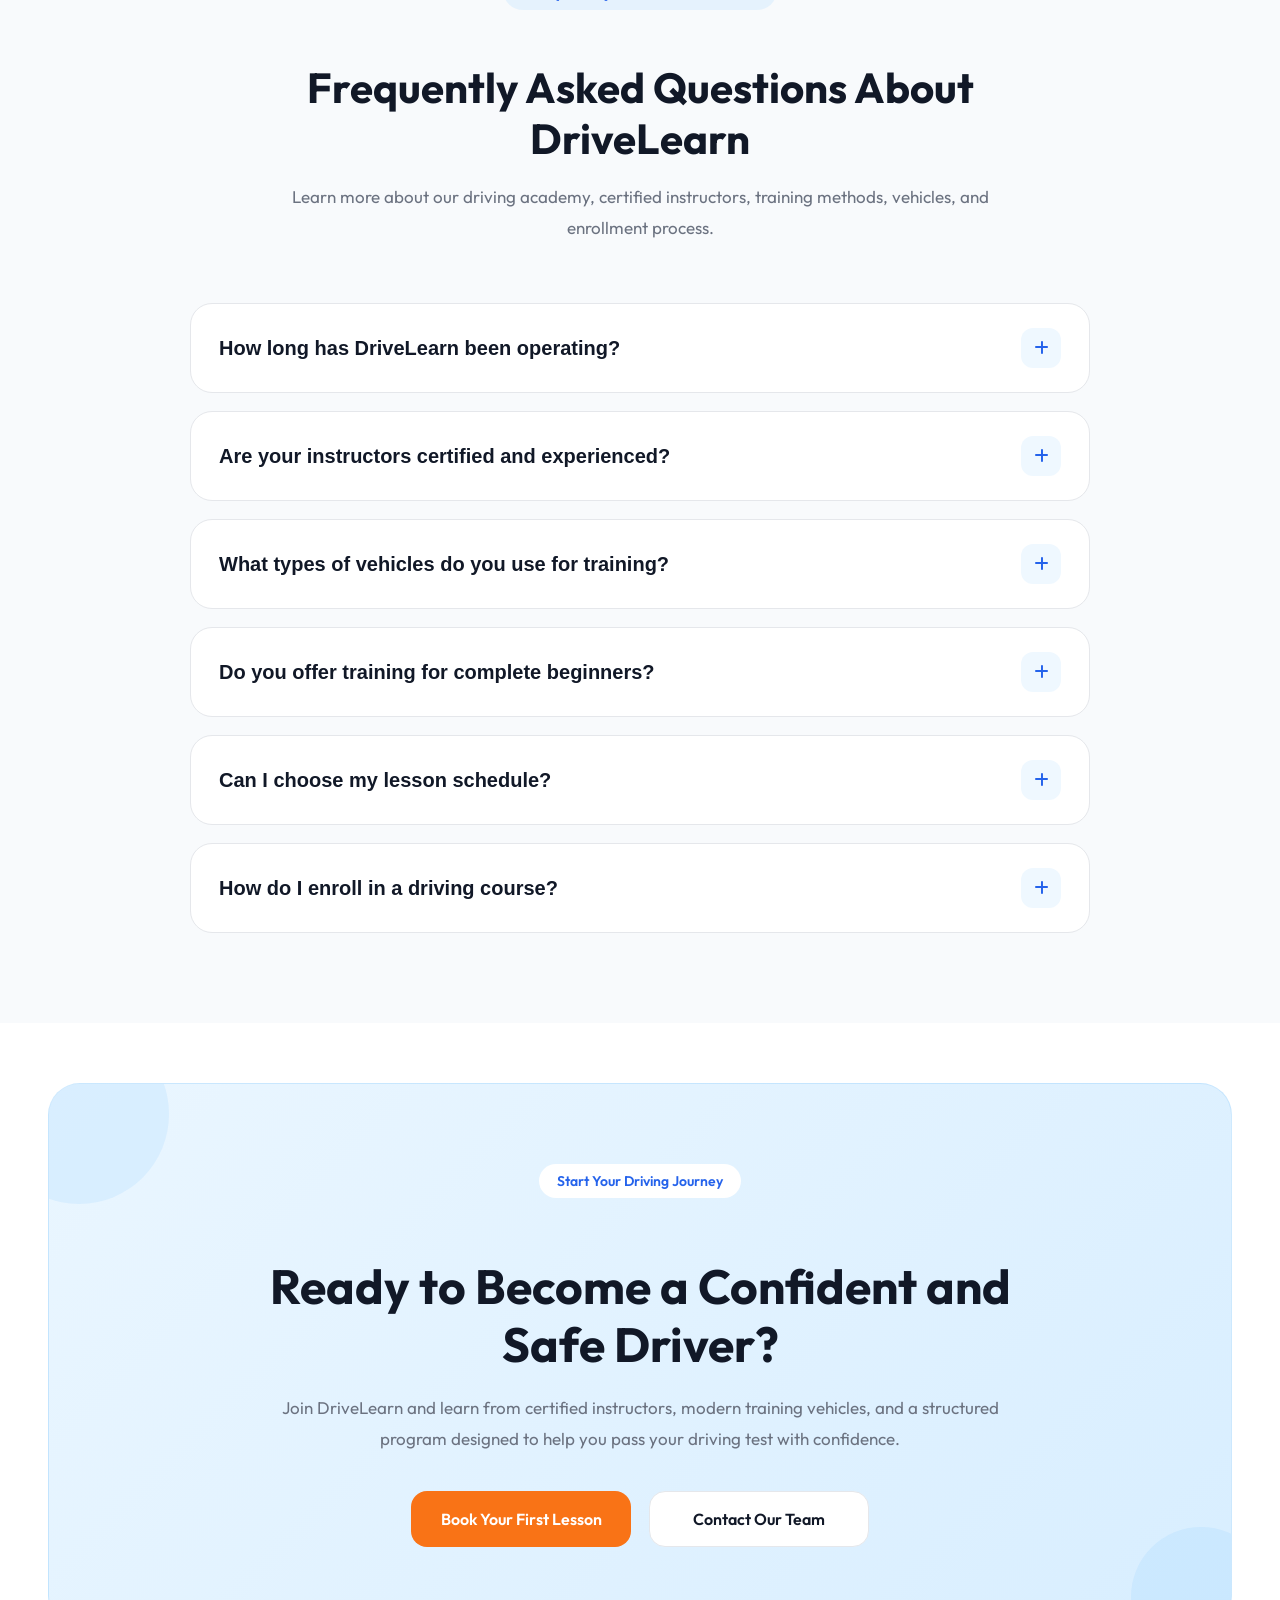
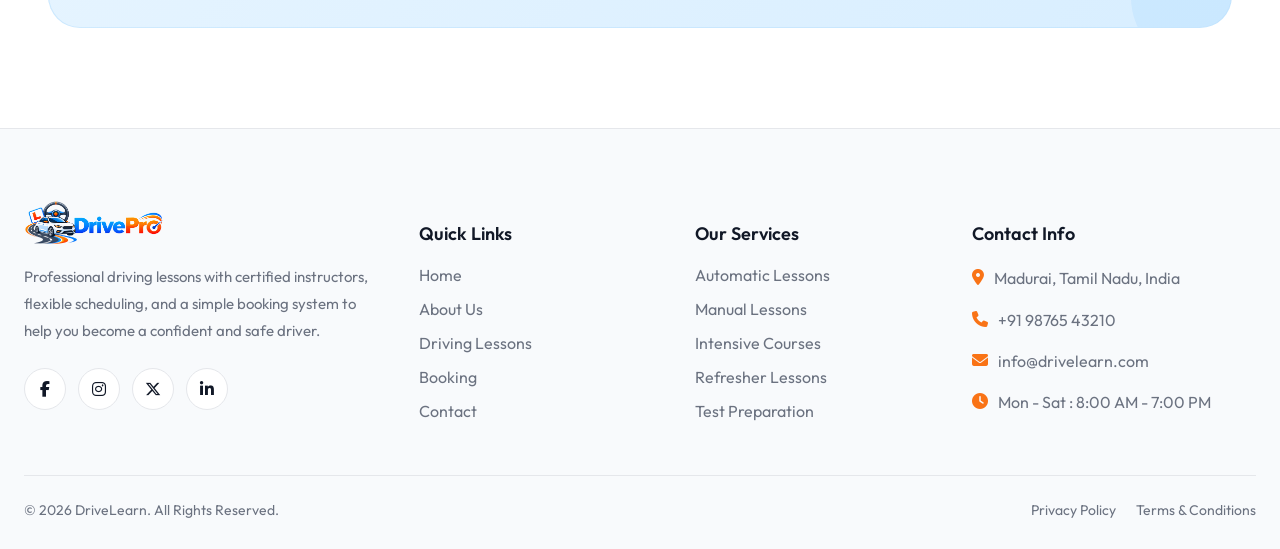
<file: about.html>
<!DOCTYPE html>
<html lang="en">

<head>
    <meta charset="UTF-8">
    <meta name="viewport" content="width=device-width, initial-scale=1.0">

    <title>DriveLearn - Driving Instructor & Lesson Booking</title>

    <!-- Favicon -->
    <link rel="icon" type="image/png" href="images/logo.png">

    <!-- Google Fonts -->
    <link rel="preconnect" href="https://fonts.googleapis.com">
<link rel="preconnect" href="https://fonts.gstatic.com" crossorigin>
<link href="https://fonts.googleapis.com/css2?family=Inter:wght@400;500;600;700&family=Outfit:wght@500;600;700;800&display=swap" rel="stylesheet">
    <link rel="stylesheet" href="https://cdnjs.cloudflare.com/ajax/libs/font-awesome/6.7.2/css/all.min.css">
    <link rel="stylesheet" href="https://cdnjs.cloudflare.com/ajax/libs/font-awesome/6.7.2/css/all.min.css">

    <!-- Main CSS -->
    <link rel="stylesheet" href="css/style.css">

    <!-- Responsive CSS -->
    <link rel="stylesheet" href="css/responsive.css">
</head>

<body>

    <!-- ==================== HEADER START ==================== -->
<header class="header">

    <div class="container">

        <!--========== Logo ==========-->
        <a href="index.html" class="logo">
            <img src="images/logo.png" alt="DriveLearn">
        </a>

        <!--========== Navigation ==========-->
        <nav class="navbar" id="navbar">

            <ul class="nav-menu">

                <li class="dropdown">
                    <a href="#" class="nav-link">
                        Home
                        <i class="fa-solid fa-chevron-down"></i>
                    </a>

                    <ul class="dropdown-menu">
                        <li><a href="index.html">Home 1</a></li>
                        <li><a href="home2.html">Home 2</a></li>
                    </ul>
                </li>

                <li>
                    <a href="about.html" class="nav-link active">
                        About
                    </a>
                </li>

                <li>
                    <a href="lessons.html" class="nav-link">
                        Lessons
                    </a>
                </li>

                <li>
                    <a href="booking.html" class="nav-link">
                        Booking
                    </a>
                </li>

                <li>
                    <a href="contact.html" class="nav-link">
                        Contact
                    </a>
                </li>

            </ul>

            <!-- Mobile Buttons -->
            <div class="mobile-btn">

                <button class="theme-toggle" id="theme-toggle-mobile">
                    <i class="fa-solid fa-moon"></i>
                    <span>Dark Mode</span>
                </button>

                <button class="rtl-toggle" id="rtl-toggle-mobile">
                    <i class="fa-solid fa-right-left"></i>
                    <span>RTL / LTR</span>
                </button>

                <a href="dashboard.html" class="dashboard-btn">
                    Dashboard
                </a>

                <a href="login.html" class="login-btn">
                    Login
                </a>

            </div>

        </nav>

        <!-- Desktop Buttons -->
        <div class="desktop-btn">

            <button class="theme-toggle" id="theme-toggle">
                <i class="fa-solid fa-moon"></i>
            </button>

            <button class="rtl-toggle" id="rtl-toggle">
                <i class="fa-solid fa-right-left"></i>
            </button>

            <a href="dashboard.html" class="dashboard-btn">
                Dashboard
            </a>

            <a href="login.html" class="login-btn">
                Login
            </a>

        </div>

        <!-- Hamburger Menu -->
        <div class="menu-toggle" id="menu-toggle">
            <i class="fa-solid fa-bars"></i>
        </div>

    </div>

</header>
<!-- ==================== HEADER END ==================== -->
<!-- ==================== ABOUT BANNER START ==================== -->
<section class="page-banner about-banner">

    <div class="banner-overlay"></div>

    <div class="container">

        <div class="banner-content">

            <span class="banner-subtitle">
                About DriveLearn
            </span>

            <h1>
                Helping Students Drive with Confidence
            </h1>

            <p>
                Discover our story, experienced instructors, and commitment
                to providing safe, professional, and confidence-building
                driving education for every student.
            </p>

            <div class="breadcrumb">
                <a href="index.html">Home</a>
                <i class="fa-solid fa-angle-right"></i>
                <span>About Us</span>
            </div>

        </div>

    </div>

</section>
<!-- ==================== ABOUT BANNER END ==================== -->
 <!-- ==================== OUR STORY START ==================== -->
<section class="our-story section">

    <div class="container">

        <div class="story-wrapper">

            <!-- Left Image -->
            <div class="story-image">

                <div class="story-image-box">

                    <img src="images/our-story.jpg"
                         alt="Driving instructor teaching a student">

                    <div class="story-badge">
                        <i class="fa-solid fa-award"></i>
                        Trusted Driving School
                    </div>

                </div>

            </div>

            <!-- Right Content -->
            <div class="story-content">

                <span class="section-subtitle">
                    Our Story
                </span>

                <h2 class="section-title">
                    Building Safe and Confident Drivers for More Than a Decade
                </h2>

                <p class="section-description">
                    DriveLearn was founded with a simple mission: to make
                    driving education safer, easier, and more confidence-building
                    for every student. Over the years, we have helped thousands
                    of learners develop responsible driving habits through
                    professional instruction and practical road experience.
                </p>

                <p class="section-description">
                    Our certified instructors, modern dual-control vehicles,
                    and structured training programs ensure that every learner
                    receives personalized guidance from the first lesson to
                    the driving test.
                </p>

                <div class="story-stats">

                    <div class="story-stat-card">
                        <h3>12+</h3>
                        <p>Years of Experience</p>
                    </div>

                    <div class="story-stat-card">
                        <h3>5,000+</h3>
                        <p>Students Trained</p>
                    </div>

                    <div class="story-stat-card">
                        <h3>98%</h3>
                        <p>First-Time Pass Rate</p>
                    </div>

                </div>

            </div>

        </div>

    </div>

</section>
<!-- ==================== OUR STORY END ==================== -->

<!-- ==================== MISSION & VISION START ==================== -->
<section class="mission-vision section">

    <div class="container">

        <div class="section-header">

            <span class="section-subtitle">
                Our Purpose
            </span>

            <h2 class="section-title">
                Driving Education with a Clear Mission and Vision
            </h2>

            <p class="section-description">
                We are committed to creating safe, responsible, and confident
                drivers through professional training, practical experience,
                and a student-focused learning approach.
            </p>

        </div>

        <div class="mission-grid">

            <!-- Mission Card -->
            <div class="mission-card">

                <div class="mission-icon">
                    <i class="fa-solid fa-bullseye"></i>
                </div>

                <h3>Our Mission</h3>

                <p>
                    To provide safe, professional, and confidence-building
                    driving education that empowers every student to become
                    a skilled and responsible driver.
                </p>

                <ul class="mission-list">
                    <li>Personalized driving lessons</li>
                    <li>Certified instructor guidance</li>
                    <li>Road safety focused training</li>
                    <li>Practical real-world driving experience</li>
                </ul>

            </div>

            <!-- Vision Card -->
            <div class="mission-card">

                <div class="mission-icon">
                    <i class="fa-solid fa-eye"></i>
                </div>

                <h3>Our Vision</h3>

                <p>
                    To become the most trusted driving academy by developing
                    confident, safety-conscious, and responsible drivers who
                    contribute to safer roads and communities.
                </p>

                <ul class="mission-list">
                    <li>Excellence in driving education</li>
                    <li>High first-time pass success</li>
                    <li>Modern training facilities</li>
                    <li>Lifelong safe driving habits</li>
                </ul>

            </div>

        </div>

    </div>

</section>
<!-- ==================== MISSION & VISION END ==================== -->
<!-- ==================== INSTRUCTORS START ==================== -->
<section class="about-instructors section">

    <div class="container">

        <div class="section-header">

            <span class="section-subtitle">
                Our Team
            </span>

            <h2 class="section-title">
                Meet the Experts Behind Your Success
            </h2>

            <p class="section-description">
                Our certified driving instructors are experienced professionals
                dedicated to helping every student become a safe, confident,
                and responsible driver.
            </p>

        </div>

        <div class="instructors-grid">

            <!-- Instructor 1 -->
            <div class="instructor-card">

                <div class="instructor-image">
                    <img src="images/instructor-1.jpg" alt="Rajesh Kumar">
                </div>

                <div class="instructor-content">

                    <h3>Rajesh Kumar</h3>

                    <span class="instructor-role">
                        Senior Driving Instructor
                    </span>

                    <p>
                        Expert in beginner driving training, road safety,
                        and confidence-building practical lessons.
                    </p>

                    <div class="instructor-info">
                        <span><i class="fa-solid fa-briefcase"></i> 12+ Years Experience</span>
                        <span><i class="fa-solid fa-car-side"></i> Manual & Automatic</span>
                    </div>

                </div>

            </div>

            <!-- Instructor 2 -->
            <div class="instructor-card">

                <div class="instructor-image">
                    <img src="images/instructor-2.jpg" alt="Anita Sharma">
                </div>

                <div class="instructor-content">

                    <h3>Anita Sharma</h3>

                    <span class="instructor-role">
                        Automatic Driving Specialist
                    </span>

                    <p>
                        Specialized in automatic driving lessons and
                        personalized learner-focused training sessions.
                    </p>

                    <div class="instructor-info">
                        <span><i class="fa-solid fa-briefcase"></i> 10+ Years Experience</span>
                        <span><i class="fa-solid fa-car-side"></i> Automatic Expert</span>
                    </div>

                </div>

            </div>

            <!-- Instructor 3 -->
            <div class="instructor-card">

                <div class="instructor-image">
                    <img src="images/instructor-3.jpg" alt="Vikram Singh">
                </div>

                <div class="instructor-content">

                    <h3>Vikram Singh</h3>

                    <span class="instructor-role">
                        Test Preparation Expert
                    </span>

                    <p>
                        Focused on mock driving tests, examiner-style
                        assessments, and test success preparation.
                    </p>

                    <div class="instructor-info">
                        <span><i class="fa-solid fa-briefcase"></i> 9+ Years Experience</span>
                        <span><i class="fa-solid fa-car-side"></i> Test Preparation</span>
                    </div>

                </div>

            </div>

            <!-- Instructor 4 -->
            <div class="instructor-card">

                <div class="instructor-image">
                    <img src="images/instructor-4.jpg" alt="Meera Nair">
                </div>

                <div class="instructor-content">

                    <h3>Meera Nair</h3>

                    <span class="instructor-role">
                        Defensive Driving Coach
                    </span>

                    <p>
                        Teaches defensive driving techniques, city driving,
                        and advanced road safety practices successfully.
                    </p>

                    <div class="instructor-info">
                        <span><i class="fa-solid fa-briefcase"></i> 8+ Years Experience</span>
                        <span><i class="fa-solid fa-car-side"></i> Defensive Driving</span>
                    </div>

                </div>

            </div>

        </div>

    </div>

</section>
<!-- ==================== INSTRUCTORS END ==================== -->
<!-- ==================== TRAINING FACILITIES START ==================== -->
<section class="facilities section">

    <div class="container">

        <div class="section-header">

            <span class="section-subtitle">
                Our Facilities
            </span>

            <h2 class="section-title">
                Learn in a Safe and Professional Training Environment
            </h2>

            <p class="section-description">
                Our modern training facilities, dual-control vehicles, and
                practical learning spaces are designed to provide a safe,
                comfortable, and confidence-building driving experience.
            </p>

        </div>

        <div class="facilities-grid">

            <!-- Facility 1 -->
            <div class="facility-card">

                <div class="facility-image">
                    <img src="images/facility-1.jpg"
                         alt="Modern training cars">
                </div>

                <div class="facility-content">

                    <h3>Modern Training Cars for learner</h3>

                    <p>
                        Learn in well-maintained dual-control vehicles equipped
                        with modern safety features for a secure learning.
                    </p>

                </div>

            </div>

            <!-- Facility 2 -->
            <div class="facility-card">

                <div class="facility-image">
                    <img src="images/facility-2.jpg"
                         alt="Automatic and manual fleet">
                </div>

                <div class="facility-content">

                    <h3>Automatic and  Mannual Fleet</h3>

                    <p>
                        Choose between automatic and manual transmission
                        vehicles based on your learning goals and preferences.
                    </p>

                </div>

            </div>

            <!-- Facility 3 -->
            <div class="facility-card">

                <div class="facility-image">
                    <img src="images/facility-3.jpg"
                         alt="Practice track and parking area">
                </div>

                <div class="facility-content">

                    <h3>Practice Track & Parking Area</h3>

                    <p>
                        Dedicated practice zones for parking, reverse driving,
                        maneuvering, and confidence-building exercises.
                    </p>

                </div>

            </div>

            <!-- Facility 4 -->
            <div class="facility-card">

                <div class="facility-image">
                    <img src="images/facility-4.jpg"
                         alt="Classroom and learning center">
                </div>

                <div class="facility-content">

                    <h3>Classroom & Learning Center</h3>

                    <p>
                        Interactive theory sessions covering road signs,
                        traffic rules, defensive driving, and safety awareness.
                    </p>

                </div>

            </div>

        </div>

    </div>

</section>
<!-- ==================== TRAINING FACILITIES END ==================== -->
<!-- ==================== SUCCESS STATS START ==================== -->
<section class="success-stats section">

    <div class="container">

        <div class="stats-header">

            <span class="section-subtitle">
                Our Achievements
            </span>

            <h2 class="section-title">
                Our Results Speak for Themselves
            </h2>

            <p class="section-description">
                Over the years, we have successfully trained thousands of
                students and helped them become confident, responsible,
                and licensed drivers.
            </p>

        </div>

        <div class="stats-grid">

            <!-- Stat 1 -->
            <div class="stat-card">

                <div class="stat-icon">
                    <i class="fa-solid fa-user-graduate"></i>
                </div>

                <h3>
                    <span class="counter" data-target="5000">0</span>+
                </h3>

                <p>Students Trained</p>

            </div>

            <!-- Stat 2 -->
            <div class="stat-card">

                <div class="stat-icon">
                    <i class="fa-solid fa-circle-check"></i>
                </div>

                <h3>
                    <span class="counter" data-target="98">0</span>%
                </h3>

                <p>First-Time Pass Rate</p>

            </div>

            <!-- Stat 3 -->
            <div class="stat-card">

                <div class="stat-icon">
                    <i class="fa-solid fa-award"></i>
                </div>

                <h3>
                    <span class="counter" data-target="12">0</span>+
                </h3>

                <p>Years of Experience</p>

            </div>

            <!-- Stat 4 -->
            <div class="stat-card">

                <div class="stat-icon">
                    <i class="fa-solid fa-chalkboard-user"></i>
                </div>

                <h3>
                    <span class="counter" data-target="25">0</span>+
                </h3>

                <p>Certified Instructors</p>

            </div>

        </div>

    </div>

</section>
<!-- ==================== SUCCESS STATS END ==================== -->
<!-- ==================== WHY CHOOSE ABOUT START ==================== -->
<section class="about-why section">

    <div class="container">

        <div class="section-header">

            <span class="section-subtitle">
                Why Choose DriveLearn
            </span>

            <h2 class="section-title">
                Why Thousands of Students Choose DriveLearn
            </h2>

            <p class="section-description">
                We provide professional driving education with certified instructors,
                modern vehicles, flexible schedules, and a student-first approach
                that helps learners become confident and responsible drivers.
            </p>

        </div>

        <div class="about-why-grid">

            <!-- Card 1 -->
            <div class="about-why-card">

                <div class="about-why-icon">
                    <i class="fa-solid fa-user-check"></i>
                </div>

                <h3>Certified Instructors and trainer</h3>

                <p>
                    Learn from experienced instructors who provide
                    personalized guidance and practical driving skills.
                </p>

            </div>

            <!-- Card 2 -->
            <div class="about-why-card">

                <div class="about-why-icon">
                    <i class="fa-solid fa-car-side"></i>
                </div>

                <h3>Modern Dual-Control Vehicles</h3>

                <p>
                    Train in safe, well-maintained vehicles equipped
                    with modern safety features and dual controls.
                </p>

            </div>

            <!-- Card 3 -->
            <div class="about-why-card">

                <div class="about-why-icon">
                    <i class="fa-solid fa-calendar-days"></i>
                </div>

                <h3>Flexible Lesson Scheduling and plan</h3>

                <p>
                    Choose convenient lesson timings, including
                    morning, evening, and weekend sessions. providing notes.
                </p>

            </div>

            <!-- Card 4 -->
            <div class="about-why-card">

                <div class="about-why-icon">
                    <i class="fa-solid fa-shield-halved"></i>
                </div>

                <h3>Road Safety & Test Preparation</h3>

                <p>
                    Build lifelong safe driving habits with structured
                    training and comprehensive driving test preparation.
                </p>

            </div>

        </div>

    </div>

</section>
<!-- ==================== WHY CHOOSE ABOUT END ==================== -->
<!-- ==================== ABOUT FAQ START ==================== -->
<section class="about-faq section">

    <div class="container">

        <div class="section-header">

            <span class="section-subtitle">
                Frequently Asked Questions
            </span>

            <h2 class="section-title">
                Frequently Asked Questions About DriveLearn
            </h2>

            <p class="section-description">
                Learn more about our driving academy, certified instructors,
                training methods, vehicles, and enrollment process.
            </p>

        </div>

        <div class="about-faq-wrapper">

            <!-- FAQ Item 1 -->
            <div class="about-faq-item">

                <button class="about-faq-question">
                    <span>How long has DriveLearn been operating?</span>
                    <i class="fa-solid fa-plus"></i>
                </button>

                <div class="about-faq-answer">
                    <p>
                        DriveLearn has been providing professional driving
                        education for more than a decade, helping thousands
                        of students become confident and responsible drivers.
                    </p>
                </div>

            </div>

            <!-- FAQ Item 2 -->
            <div class="about-faq-item">

                <button class="about-faq-question">
                    <span>Are your instructors certified and experienced?</span>
                    <i class="fa-solid fa-plus"></i>
                </button>

                <div class="about-faq-answer">
                    <p>
                        Yes. All our instructors are certified professionals
                        with extensive experience in beginner training,
                        road safety education, and driving test preparation.
                    </p>
                </div>

            </div>

            <!-- FAQ Item 3 -->
            <div class="about-faq-item">

                <button class="about-faq-question">
                    <span>What types of vehicles do you use for training?</span>
                    <i class="fa-solid fa-plus"></i>
                </button>

                <div class="about-faq-answer">
                    <p>
                        We use modern dual-control vehicles and offer both
                        manual and automatic transmission options to suit
                        different learning preferences.
                    </p>
                </div>

            </div>

            <!-- FAQ Item 4 -->
            <div class="about-faq-item">

                <button class="about-faq-question">
                    <span>Do you offer training for complete beginners?</span>
                    <i class="fa-solid fa-plus"></i>
                </button>

                <div class="about-faq-answer">
                    <p>
                        Absolutely. Our beginner-friendly programs are designed
                        to help first-time learners build confidence gradually
                        through structured practical lessons.
                    </p>
                </div>

            </div>

            <!-- FAQ Item 5 -->
            <div class="about-faq-item">

                <button class="about-faq-question">
                    <span>Can I choose my lesson schedule?</span>
                    <i class="fa-solid fa-plus"></i>
                </button>

                <div class="about-faq-answer">
                    <p>
                        Yes. We provide flexible scheduling with morning,
                        evening, and weekend lesson options to fit your
                        availability and learning pace.
                    </p>
                </div>

            </div>

            <!-- FAQ Item 6 -->
            <div class="about-faq-item">

                <button class="about-faq-question">
                    <span>How do I enroll in a driving course?</span>
                    <i class="fa-solid fa-plus"></i>
                </button>

                <div class="about-faq-answer">
                    <p>
                        You can enroll by contacting our team, visiting our
                        training center, or booking your preferred driving
                        course through our online registration process.
                    </p>
                </div>

            </div>

        </div>

    </div>

</section>
<!-- ==================== ABOUT FAQ END ==================== -->
<!-- ==================== ABOUT CTA START ==================== -->
<section class="about-cta">

    <div class="container">

        <div class="about-cta-box">

            <div class="about-cta-content">

                <span class="about-cta-subtitle">
                    Start Your Driving Journey
                </span>

                <h2>
                    Ready to Become a Confident and Safe Driver?
                </h2>

                <p>
                    Join DriveLearn and learn from certified instructors,
                    modern training vehicles, and a structured program designed
                    to help you pass your driving test with confidence.
                </p>

            </div>

            <div class="about-cta-buttons">

                <a href="booking.html" class="btn btn-primary">
                    Book Your First Lesson
                </a>

                <a href="contact.html" class="btn btn-outline">
                    Contact Our Team
                </a>

            </div>

        </div>

    </div>

</section>
<!-- ==================== ABOUT CTA END ==================== -->

















<!-- ==================== FOOTER START ==================== -->
<footer class="footer">

    <div class="container">

        <div class="footer-grid">

            <!-- About -->
            <div class="footer-about">

                <a href="index.html" class="footer-logo">
                    <img src="images/logo.png" alt="DriveLearn Logo">
                </a>

                <p>
                    Professional driving lessons with certified instructors,
                    flexible scheduling, and a simple booking system to help
                    you become a confident and safe driver.
                </p>

                <div class="footer-social">
                    <a href="#"><i class="fab fa-facebook-f"></i></a>
                    <a href="#"><i class="fab fa-instagram"></i></a>
                    <a href="#"><i class="fab fa-x-twitter"></i></a>
                    <a href="#"><i class="fab fa-linkedin-in"></i></a>
                </div>

            </div>

            <!-- Quick Links -->
            <div class="footer-links">

                <h4>Quick Links</h4>

                <ul>
                    <li><a href="index.html">Home</a></li>
                    <li><a href="about.html">About Us</a></li>
                    <li><a href="lessons.html">Driving Lessons</a></li>
                    <li><a href="booking.html">Booking</a></li>
                    <li><a href="contact.html">Contact</a></li>
                </ul>

            </div>

            <!-- Services -->
            <div class="footer-services">

                <h4>Our Services</h4>

                <ul>
                    <li><a href="#">Automatic Lessons</a></li>
                    <li><a href="#">Manual Lessons</a></li>
                    <li><a href="#">Intensive Courses</a></li>
                    <li><a href="#">Refresher Lessons</a></li>
                    <li><a href="#">Test Preparation</a></li>
                </ul>

            </div>

            <!-- Contact -->
            <div class="footer-contact">

                <h4>Contact Info</h4>

                <ul>

                    <li>
                        <i class="fas fa-location-dot"></i>
                        Madurai, Tamil Nadu, India
                    </li>

                    <li>
                        <i class="fas fa-phone"></i>
                        +91 98765 43210
                    </li>

                    <li>
                        <i class="fas fa-envelope"></i>
                        info@drivelearn.com
                    </li>

                    <li>
                        <i class="fas fa-clock"></i>
                        Mon - Sat : 8:00 AM - 7:00 PM
                    </li>

                </ul>

            </div>

        </div>
        <!-- Footer Bottom -->
        <div class="footer-divider"></div>

        <div class="footer-bottom">

            <p>
                © 2026 DriveLearn. All Rights Reserved.
            </p>

            <div class="footer-bottom-links">
                <a href="#">Privacy Policy</a>
                <a href="#">Terms & Conditions</a>
            </div>

        </div>

    </div>

</footer>
<!-- ==================== FOOTER END ==================== -->


<!-- Scroll to Top Button -->
<button id="scrollTopBtn" class="scroll-top-btn">
    <i class="fa-solid fa-arrow-up"></i>
</button>


<script src="js/script.js"></script>
</body>
</html>
</file>
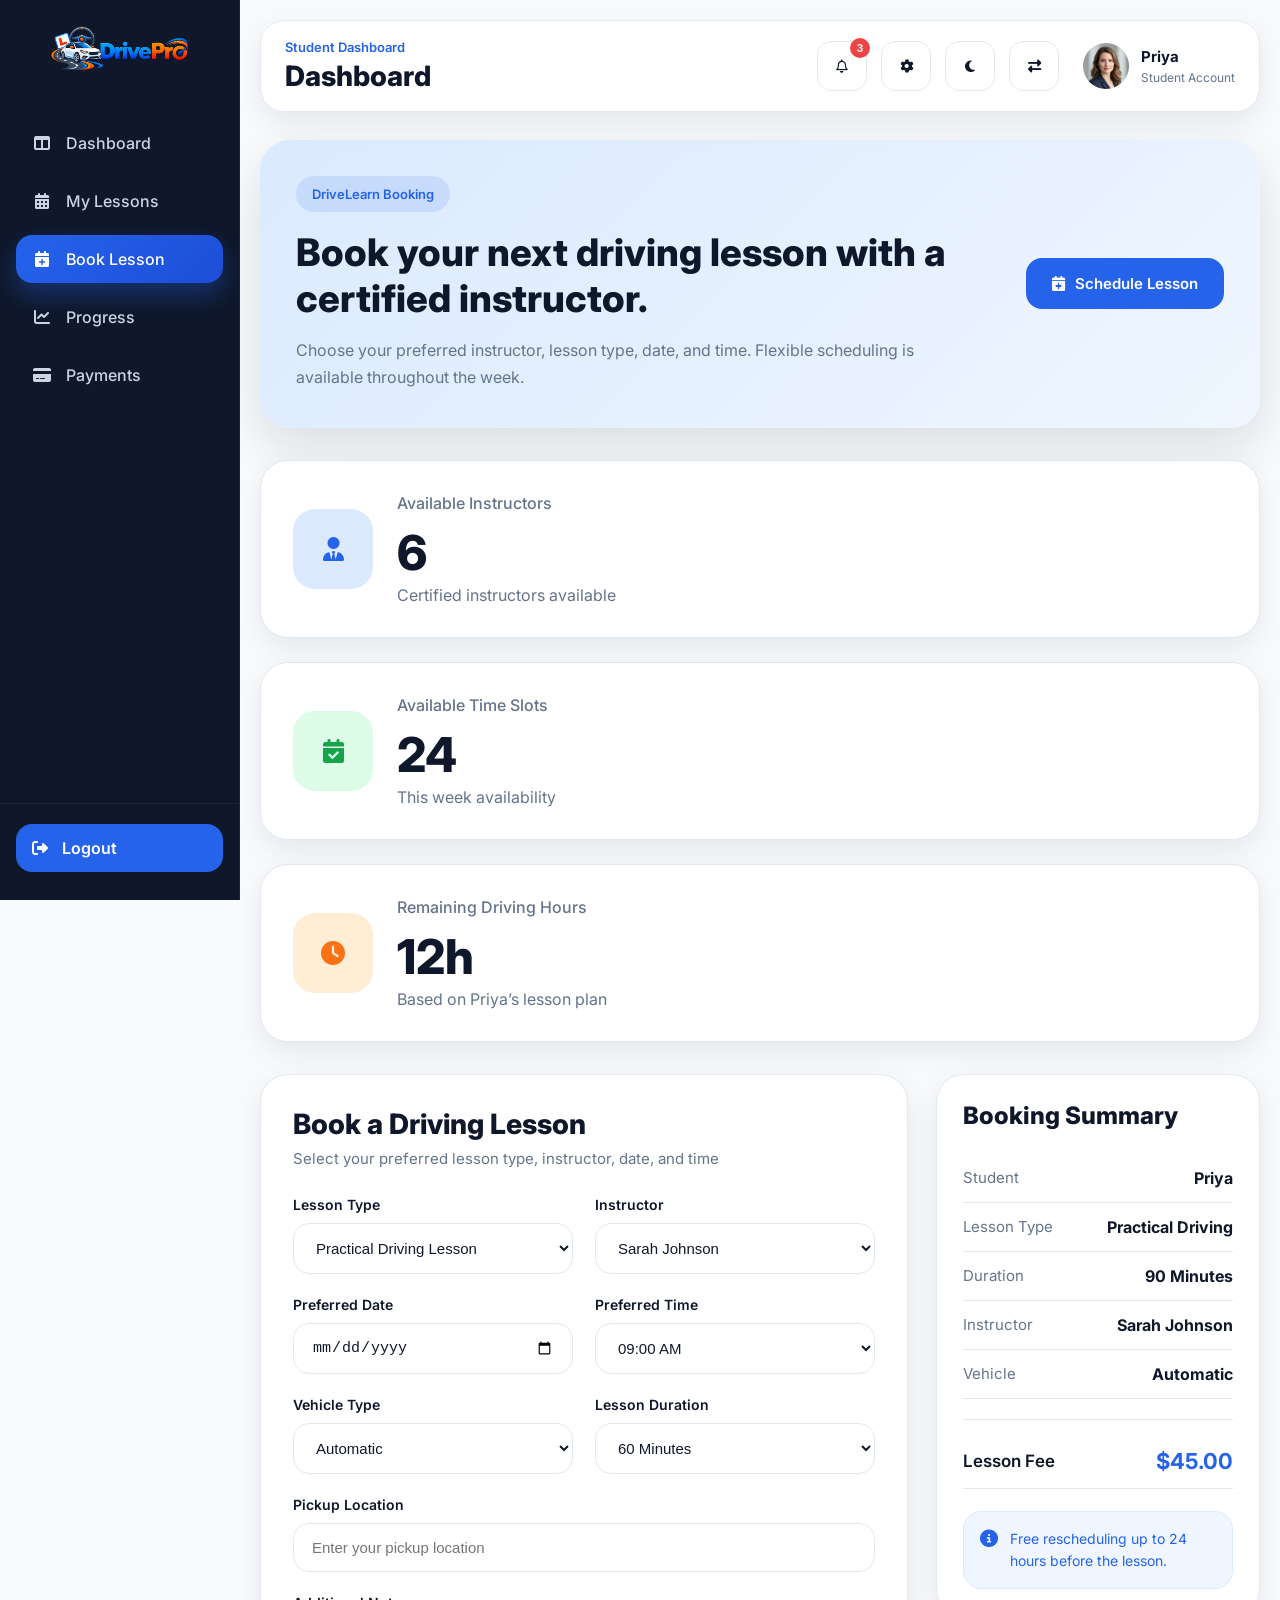
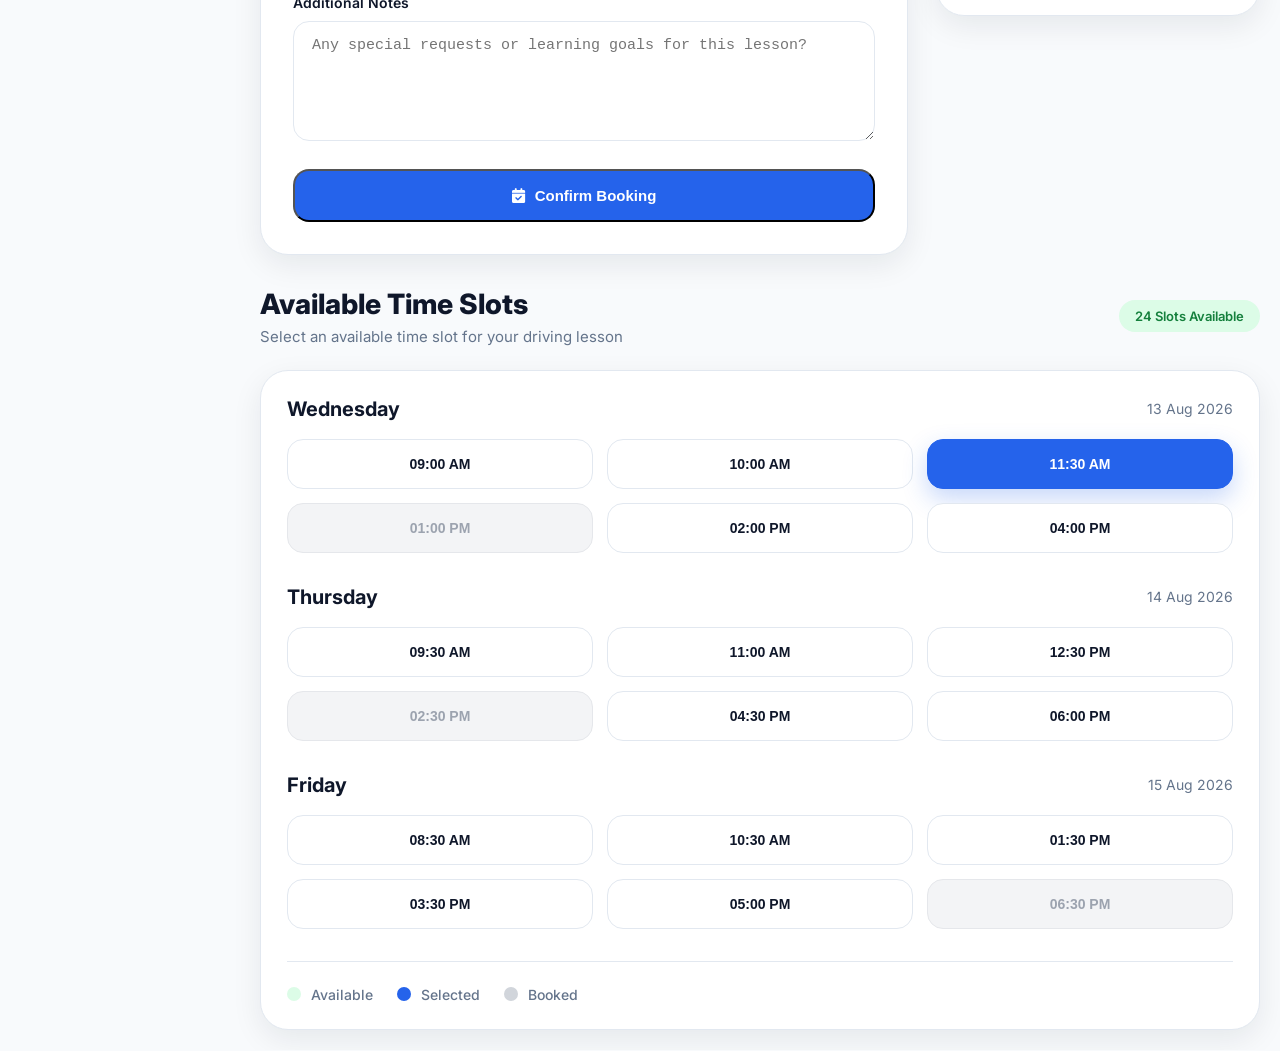
<file: book-lesson.html>
<!DOCTYPE html>
<html lang="en">
<head>
    <meta charset="UTF-8">
    <meta name="viewport" content="width=device-width, initial-scale=1.0">
    <title>DriveLearn Student Dashboard</title>

    <!-- Favicon -->
    <link rel="icon" type="image/png" href="images/logo.png">

    <!-- Google Fonts -->
    <link rel="preconnect" href="https://fonts.googleapis.com">
    <link rel="preconnect" href="https://fonts.gstatic.com" crossorigin>
    <link href="https://fonts.googleapis.com/css2?family=Inter:wght@400;500;600;700;800&display=swap" rel="stylesheet">

    <!-- Font Awesome -->
    <link rel="stylesheet" href="https://cdnjs.cloudflare.com/ajax/libs/font-awesome/6.7.2/css/all.min.css">

    <!-- Dashboard CSS -->
    <link rel="stylesheet" href="css/dashboard.css">
    <link rel="stylesheet" href="css/dash-res.css">
</head>
<body>

    <div class="dashboard-layout">

        <!-- ==================== SIDEBAR ==================== -->
        <aside class="dashboard-sidebar">

            <div class="sidebar-logo">
    <a href="index.html">
        <img src="images/logo.png" alt="DriveLearn Logo" class="logo-image">
    </a>
</div>

            <nav class="sidebar-nav">

                <a href="dashboard.html" class="nav-item">
                    <i class="fa-solid fa-table-columns"></i>
                    <span>Dashboard</span>
                </a>

                <a href="my-lessons.html" class="nav-item">
                    <i class="fa-solid fa-calendar-days"></i>
                    <span>My Lessons</span>
                </a>

                <a href="book-lesson.html" class="nav-item active">
                    <i class="fa-solid fa-calendar-plus"></i>
                    <span>Book Lesson</span>
                </a>

                <a href="progress.html" class="nav-item">
                    <i class="fa-solid fa-chart-line"></i>
                    <span>Progress</span>
                </a>

                <a href="payments.html" class="nav-item">
                    <i class="fa-solid fa-credit-card"></i>
                    <span>Payments</span>
                </a>

                

            </nav>

            <div class="sidebar-footer">
    <a href="#" id="logoutBtn" class="logout-btn">
        <i class="fa-solid fa-right-from-bracket"></i>
        <span>Logout</span>
    </a>
</div>

        </aside>

        <!-- ==================== MAIN CONTENT ==================== -->
        <main class="dashboard-main">

            <!-- Header -->
            <header class="dashboard-header">

                <div class="header-left">
                    <button class="sidebar-toggle" id="sidebar-toggle">
                        <i class="fa-solid fa-bars"></i>
                    </button>

                    <div>
                        <p class="header-label">Student Dashboard</p>
                        <h1>Dashboard</h1>
                    </div>
                </div>

                <div class="header-right">

                    <button class="header-icon">
                        <i class="fa-regular fa-bell"></i>
                        <span class="notification-badge">3</span>
                    </button>

                    <button class="header-icon">
                        <i class="fa-solid fa-gear"></i>
                    </button>

                    <button class="header-icon" id="theme-toggle">
                        <i class="fa-solid fa-moon"></i>
                    </button>

                    <button class="header-icon" id="rtl-toggle">
                        <i class="fa-solid fa-right-left"></i>
                    </button>

                    <div class="user-profile">
                        <img src="images/avatar.jpg" alt="Student">
                        <div class="user-info">
                            <h4>Priya</h4>
                            <span>Student Account</span>
                        </div>
                    </div>

                </div>

            </header>
            <!-- ==================== Book Lesson Hero ==================== -->
<section class="booking-hero">

    <div class="booking-hero-content">
        <span class="hero-badge">DriveLearn Booking</span>
        <h2>Book your next driving lesson with a certified instructor.</h2>
        <p>
            Choose your preferred instructor, lesson type, date, and time.
            Flexible scheduling is available throughout the week.
        </p>
    </div>

    <div class="booking-hero-action">
        <a href="#booking-form" class="btn btn-primary">
            <i class="fa-solid fa-calendar-plus"></i>
            Schedule Lesson
        </a>
    </div>

</section>

<!-- ==================== Booking Summary ==================== -->
<section class="booking-summary">

    <div class="summary-card">
        <div class="summary-icon blue">
            <i class="fa-solid fa-user-tie"></i>
        </div>

        <div class="summary-content">
            <span>Available Instructors</span>
            <h3>6</h3>
            <p>Certified instructors available</p>
        </div>
    </div>

    <div class="summary-card">
        <div class="summary-icon green">
            <i class="fa-solid fa-calendar-check"></i>
        </div>

        <div class="summary-content">
            <span>Available Time Slots</span>
            <h3>24</h3>
            <p>This week availability</p>
        </div>
    </div>

    <div class="summary-card">
        <div class="summary-icon orange">
            <i class="fa-solid fa-clock"></i>
        </div>

        <div class="summary-content">
            <span>Remaining Driving Hours</span>
            <h3>12h</h3>
            <p>Based on Priya’s lesson plan</p>
        </div>
    </div>

</section>
<!-- ==================== Book Lesson Form ==================== -->
<section class="booking-form-section" id="booking-form">

    <div class="booking-layout">

        <!-- Left: Booking Form -->
        <div class="booking-form-card">

            <div class="section-header">
                <div>
                    <h3>Book a Driving Lesson</h3>
                    <p>Select your preferred lesson type, instructor, date, and time</p>
                </div>
            </div>

            <form class="booking-form">

                <div class="form-grid">

                    <div class="form-group">
                        <label>Lesson Type</label>
                        <select>
                            <option>Practical Driving Lesson</option>
                            <option>Parking Practice</option>
                            <option>Highway Driving</option>
                            <option>Night Driving</option>
                            <option>Mock Driving Test</option>
                        </select>
                    </div>

                    <div class="form-group">
                        <label>Instructor</label>
                        <select>
                            <option>Sarah Johnson</option>
                            <option>Michael Lee</option>
                            <option>Emma Brown</option>
                            <option>David Wilson</option>
                        </select>
                    </div>

                    <div class="form-group">
                        <label>Preferred Date</label>
                        <input type="date">
                    </div>

                    <div class="form-group">
                        <label>Preferred Time</label>
                        <select>
                            <option>09:00 AM</option>
                            <option>10:00 AM</option>
                            <option>11:30 AM</option>
                            <option>02:00 PM</option>
                            <option>04:00 PM</option>
                            <option>06:00 PM</option>
                        </select>
                    </div>

                    <div class="form-group">
                        <label>Vehicle Type</label>
                        <select>
                            <option>Automatic</option>
                            <option>Manual</option>
                        </select>
                    </div>

                    <div class="form-group">
                        <label>Lesson Duration</label>
                        <select>
                            <option>60 Minutes</option>
                            <option>90 Minutes</option>
                            <option>120 Minutes</option>
                        </select>
                    </div>

                </div>

                <div class="form-group full-width">
                    <label>Pickup Location</label>
                    <input type="text" placeholder="Enter your pickup location">
                </div>

                <div class="form-group full-width">
                    <label>Additional Notes</label>
                    <textarea rows="4" placeholder="Any special requests or learning goals for this lesson?"></textarea>
                </div>

                <div class="booking-submit">
                    <button type="submit" class="btn btn-primary">
                        <i class="fa-solid fa-calendar-check"></i>
                        Confirm Booking
                    </button>
                </div>

            </form>

        </div>

        <!-- Right: Booking Summary -->
        <aside class="booking-summary-card">

            <h3>Booking Summary</h3>

            <div class="summary-item">
                <span>Student</span>
                <strong>Priya</strong>
            </div>

            <div class="summary-item">
                <span>Lesson Type</span>
                <strong>Practical Driving</strong>
            </div>

            <div class="summary-item">
                <span>Duration</span>
                <strong>90 Minutes</strong>
            </div>

            <div class="summary-item">
                <span>Instructor</span>
                <strong>Sarah Johnson</strong>
            </div>

            <div class="summary-item">
                <span>Vehicle</span>
                <strong>Automatic</strong>
            </div>

            <div class="summary-divider"></div>

            <div class="summary-item total">
                <span>Lesson Fee</span>
                <strong>$45.00</strong>
            </div>

            <div class="booking-note">
                <i class="fa-solid fa-circle-info"></i>
                Free rescheduling up to 24 hours before the lesson.
            </div>

        </aside>

    </div>

</section>
<!-- ==================== Available Time Slots ==================== -->
<section class="time-slots-section">

    <div class="section-header">

        <div>
            <h3>Available Time Slots</h3>
            <p>Select an available time slot for your driving lesson</p>
        </div>

        <span class="section-count available">24 Slots Available</span>

    </div>

    <div class="time-slots-card">

        <!-- Wednesday -->
        <div class="day-slots">

            <div class="day-header">
                <h4>Wednesday</h4>
                <span>13 Aug 2026</span>
            </div>

            <div class="slots-grid">
                <button class="slot-btn available">09:00 AM</button>
                <button class="slot-btn available">10:00 AM</button>
                <button class="slot-btn selected">11:30 AM</button>
                <button class="slot-btn booked">01:00 PM</button>
                <button class="slot-btn available">02:00 PM</button>
                <button class="slot-btn available">04:00 PM</button>
            </div>

        </div>

        <!-- Thursday -->
        <div class="day-slots">

            <div class="day-header">
                <h4>Thursday</h4>
                <span>14 Aug 2026</span>
            </div>

            <div class="slots-grid">
                <button class="slot-btn available">09:30 AM</button>
                <button class="slot-btn available">11:00 AM</button>
                <button class="slot-btn available">12:30 PM</button>
                <button class="slot-btn booked">02:30 PM</button>
                <button class="slot-btn available">04:30 PM</button>
                <button class="slot-btn available">06:00 PM</button>
            </div>

        </div>

        <!-- Friday -->
        <div class="day-slots">

            <div class="day-header">
                <h4>Friday</h4>
                <span>15 Aug 2026</span>
            </div>

            <div class="slots-grid">
                <button class="slot-btn available">08:30 AM</button>
                <button class="slot-btn available">10:30 AM</button>
                <button class="slot-btn available">01:30 PM</button>
                <button class="slot-btn available">03:30 PM</button>
                <button class="slot-btn available">05:00 PM</button>
                <button class="slot-btn booked">06:30 PM</button>
            </div>

        </div>

        <!-- Legend -->
        <div class="slots-legend">

            <div class="legend-item">
                <span class="legend-color available"></span>
                Available
            </div>

            <div class="legend-item">
                <span class="legend-color selected"></span>
                Selected
            </div>

            <div class="legend-item">
                <span class="legend-color booked"></span>
                Booked
            </div>

        </div>

    </div>

</section>





            </main>

    </div>
<!-- Logout Confirmation Modal -->
<div class="logout-modal" id="logoutModal">
    <div class="logout-modal-content">

        <div class="logout-icon">
            <i class="fa-solid fa-right-from-bracket"></i>
        </div>

        <h3>Are you sure you want to logout?</h3>

        <div class="logout-actions">
            <button class="btn btn-danger" id="confirmLogout">Yes</button>
            <button class="btn btn-outline" id="cancelLogout">No</button>
        </div>

    </div>
</div>
    <script src="js/dashboard.js"></script>
</body>
</html>
</file>
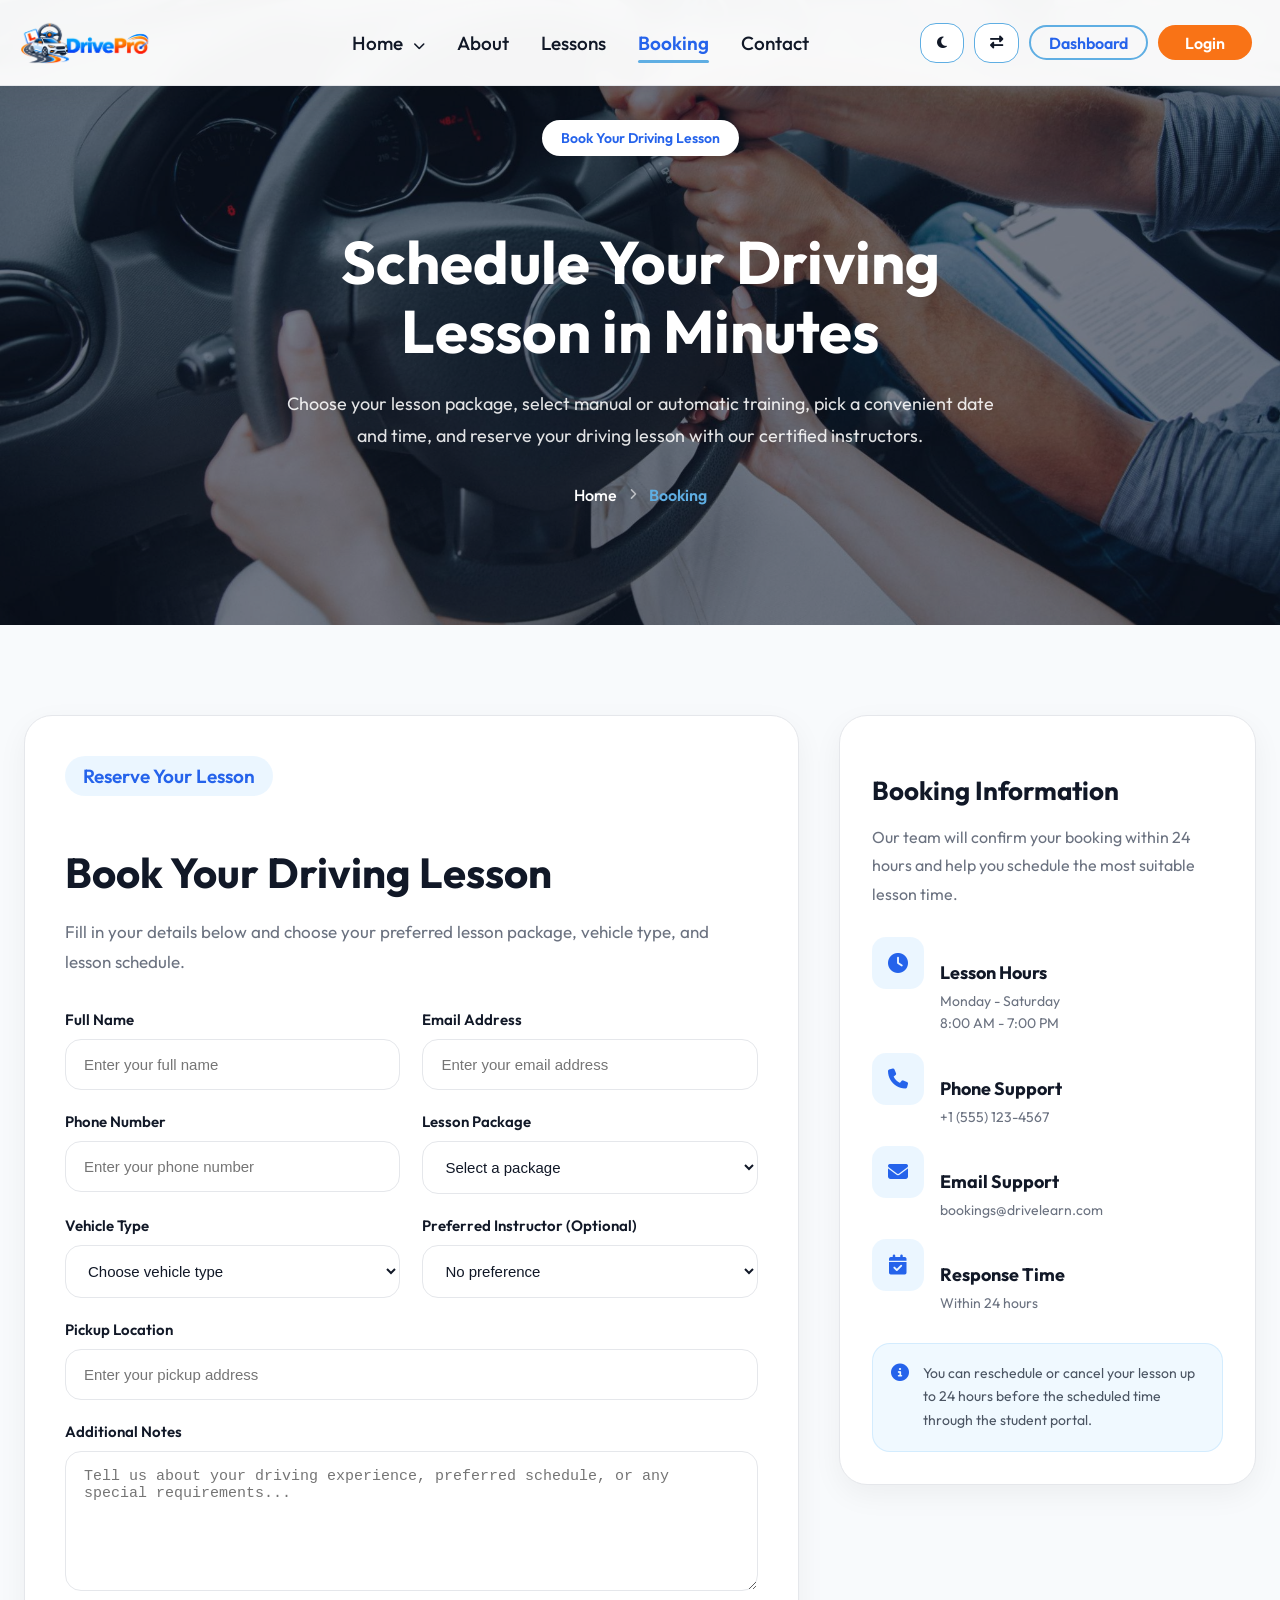
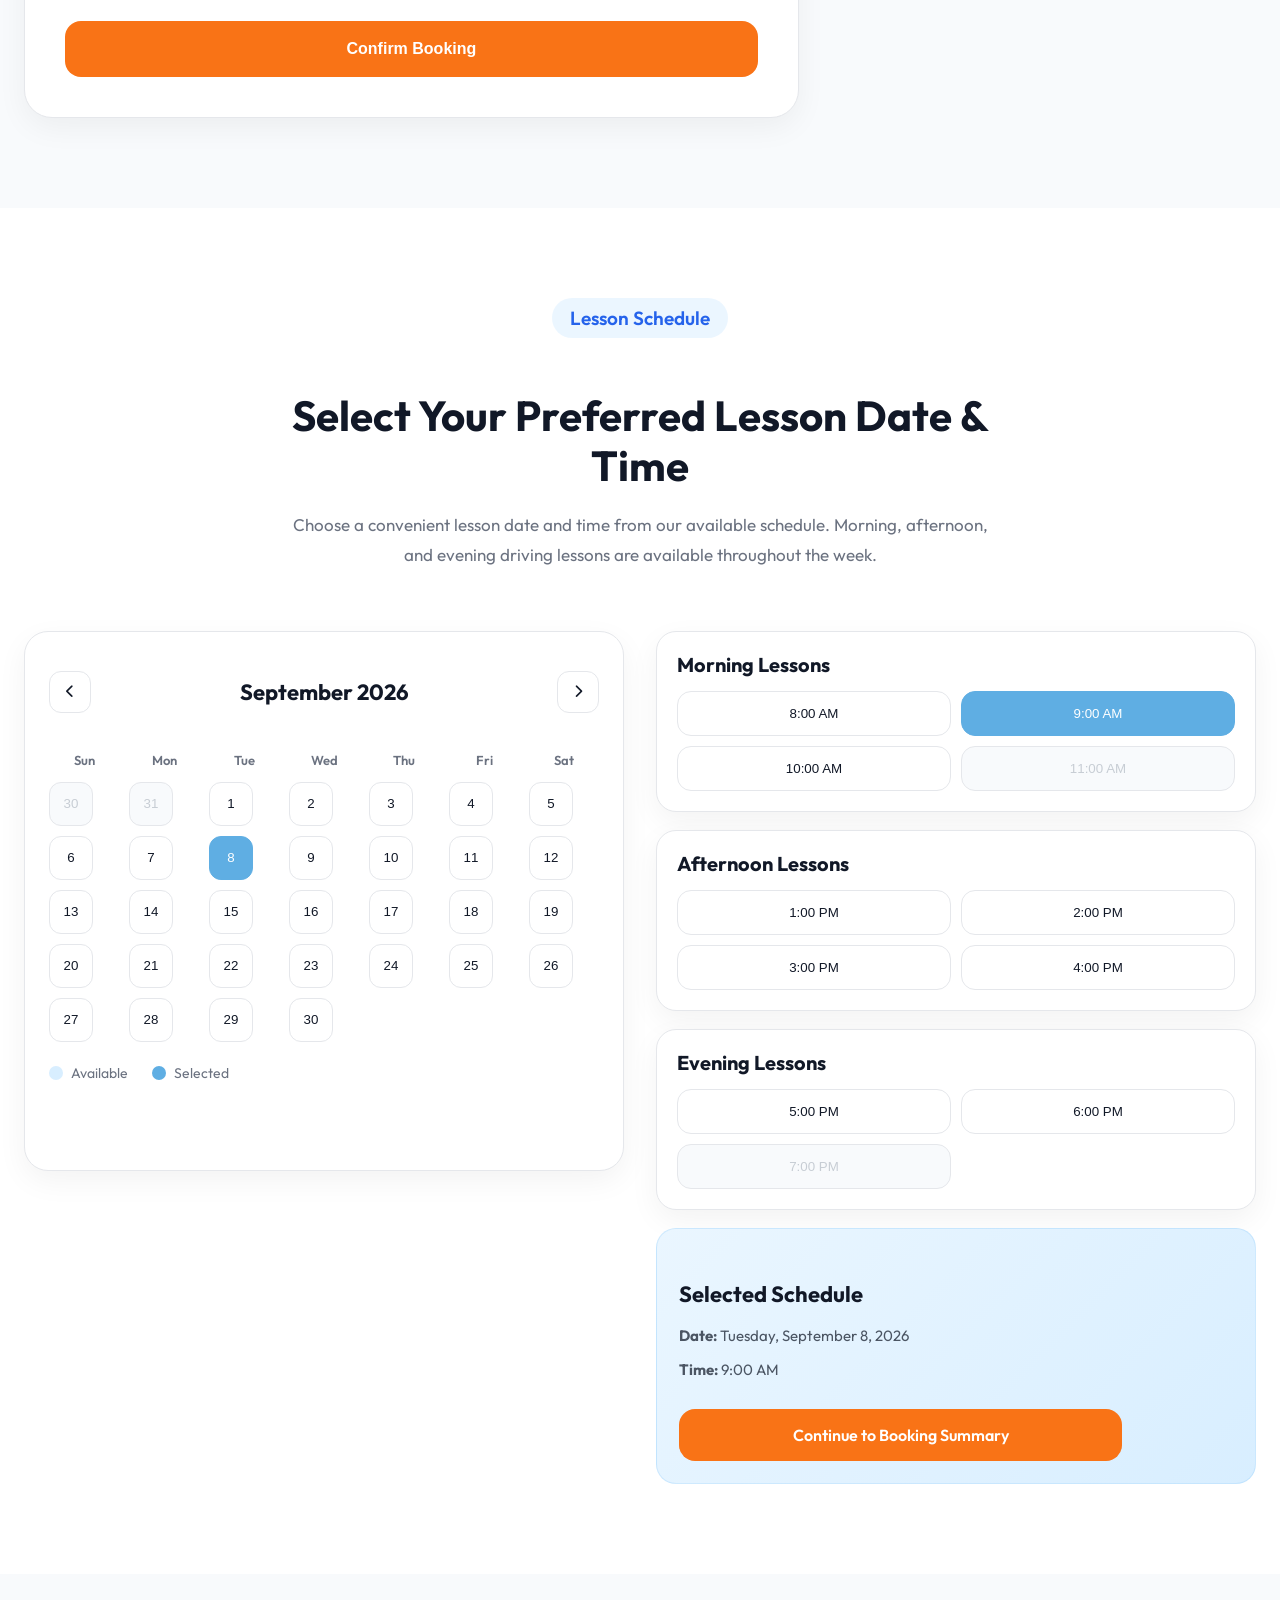
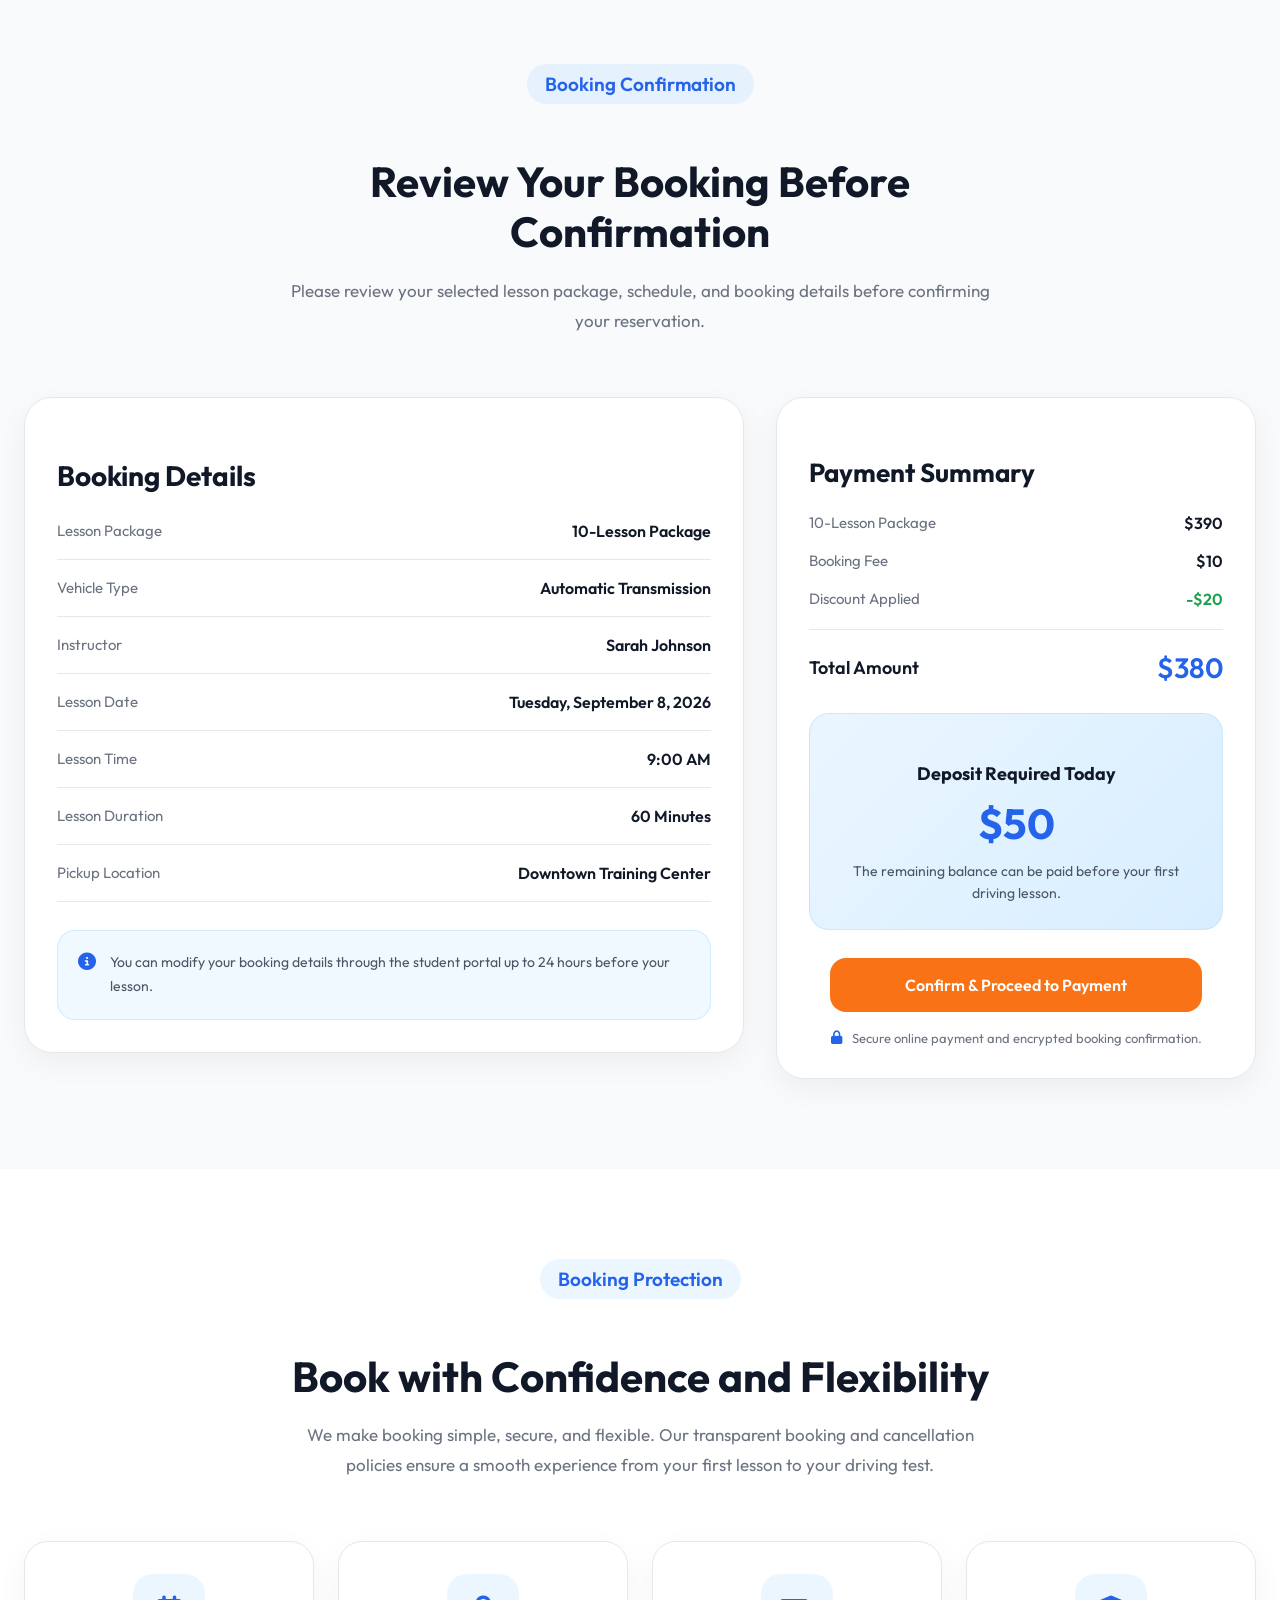
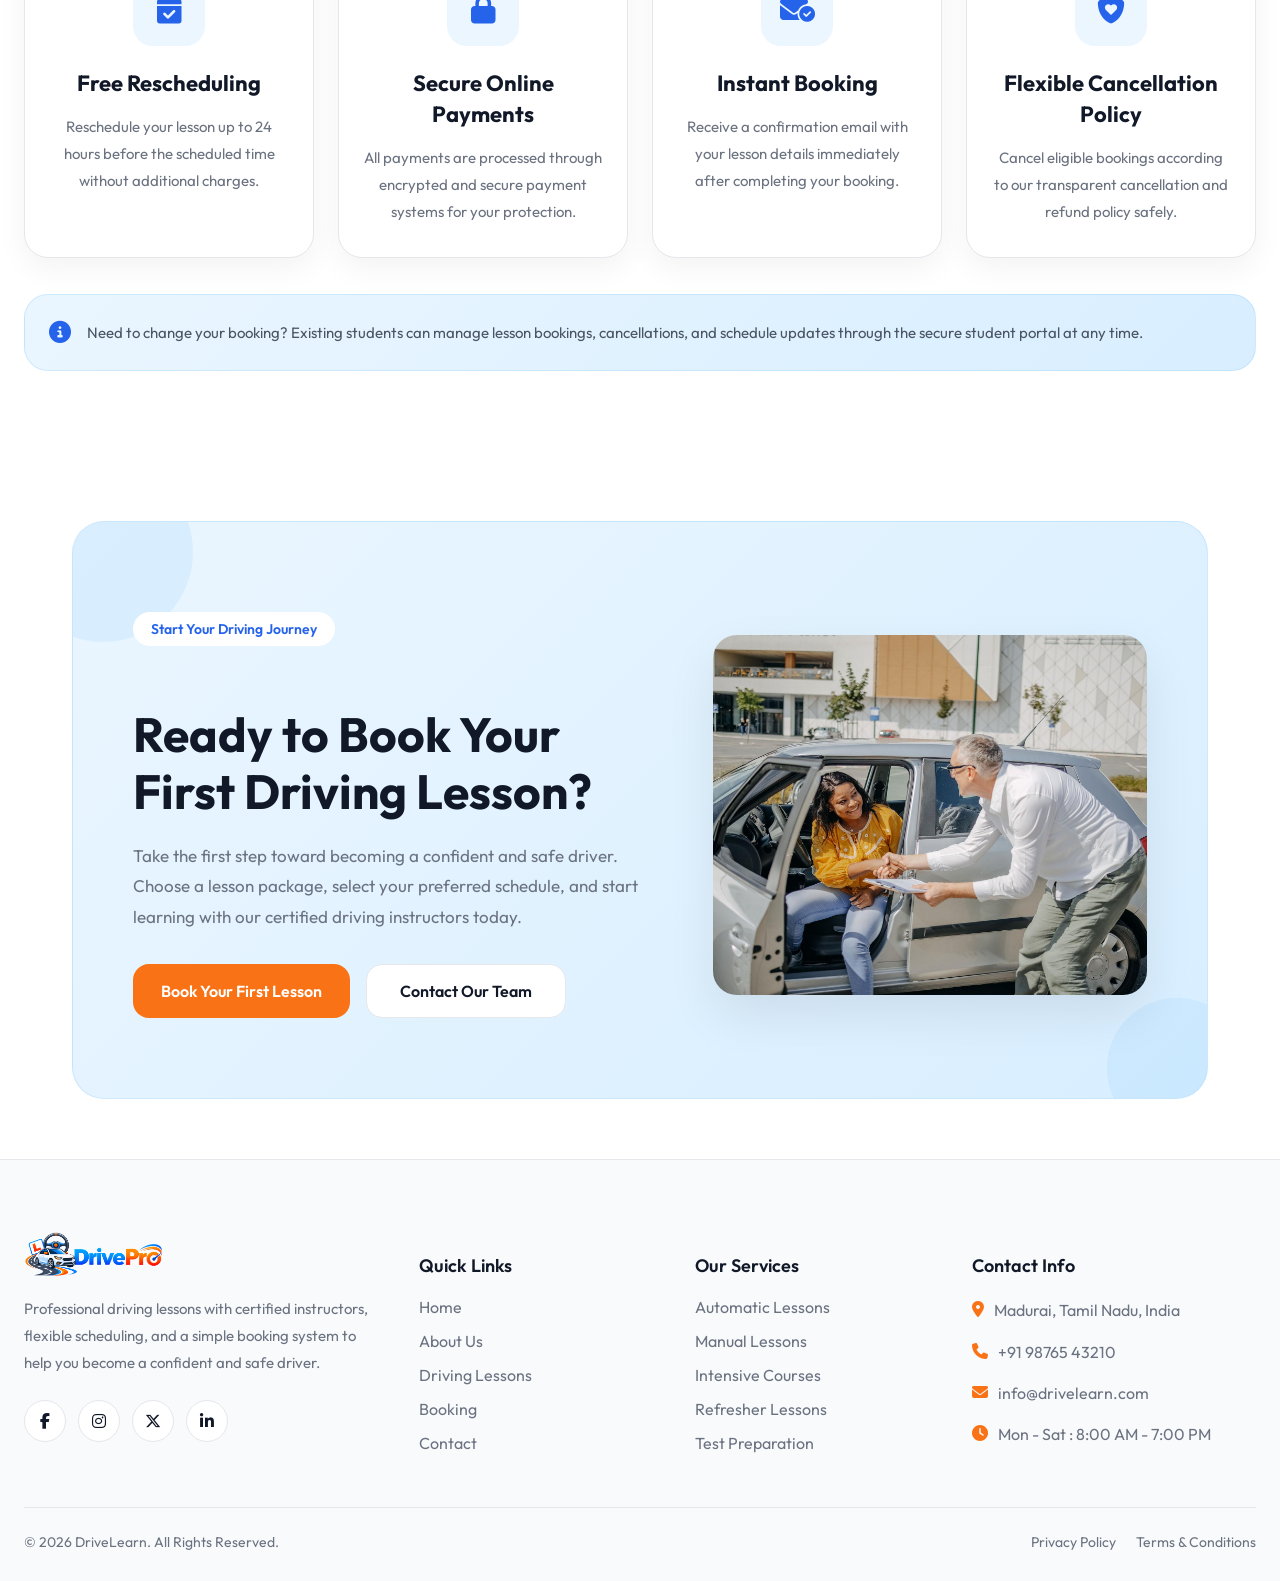
<file: booking.html>
<!DOCTYPE html>
<html lang="en">

<head>
    <meta charset="UTF-8">
    <meta name="viewport" content="width=device-width, initial-scale=1.0">

    <title>DriveLearn - Driving Instructor & Lesson Booking</title>

    <!-- Favicon -->
    <link rel="icon" type="image/png" href="images/logo.png">

    <!-- Google Fonts -->
    <link rel="preconnect" href="https://fonts.googleapis.com">
<link rel="preconnect" href="https://fonts.gstatic.com" crossorigin>
<link href="https://fonts.googleapis.com/css2?family=Inter:wght@400;500;600;700&family=Outfit:wght@500;600;700;800&display=swap" rel="stylesheet">
    <link rel="stylesheet" href="https://cdnjs.cloudflare.com/ajax/libs/font-awesome/6.7.2/css/all.min.css">
    <link rel="stylesheet" href="https://cdnjs.cloudflare.com/ajax/libs/font-awesome/6.7.2/css/all.min.css">

    <!-- Main CSS -->
    <link rel="stylesheet" href="css/style.css">

    <!-- Responsive CSS -->
    <link rel="stylesheet" href="css/responsive.css">
</head>

<body>

    <!-- ==================== HEADER START ==================== -->
<header class="header">

    <div class="container">

        <!--========== Logo ==========-->
        <a href="index.html" class="logo">
            <img src="images/logo.png" alt="DriveLearn">
        </a>

        <!--========== Navigation ==========-->
        <nav class="navbar" id="navbar">

            <ul class="nav-menu">

                <li class="dropdown">
                    <a href="#" class="nav-link">
                        Home
                        <i class="fa-solid fa-chevron-down"></i>
                    </a>

                    <ul class="dropdown-menu">
                        <li><a href="index.html">Home 1</a></li>
                        <li><a href="home2.html">Home 2</a></li>
                    </ul>
                </li>

                <li>
                    <a href="about.html" class="nav-link">
                        About
                    </a>
                </li>

                <li>
                    <a href="lessons.html" class="nav-link">
                        Lessons
                    </a>
                </li>

                <li>
                    <a href="booking.html" class="nav-link active">
                        Booking
                    </a>
                </li>

                <li>
                    <a href="contact.html" class="nav-link">
                        Contact
                    </a>
                </li>

            </ul>

            <!-- Mobile Buttons -->
            <div class="mobile-btn">

                <button class="theme-toggle" id="theme-toggle-mobile">
                    <i class="fa-solid fa-moon"></i>
                    <span>Dark Mode</span>
                </button>

                <button class="rtl-toggle" id="rtl-toggle-mobile">
                    <i class="fa-solid fa-right-left"></i>
                    <span>RTL / LTR</span>
                </button>

                <a href="dashboard.html" class="dashboard-btn">
                    Dashboard
                </a>

                <a href="login.html" class="login-btn">
                    Login
                </a>

            </div>

        </nav>

        <!-- Desktop Buttons -->
        <div class="desktop-btn">

            <button class="theme-toggle" id="theme-toggle">
                <i class="fa-solid fa-moon"></i>
            </button>

            <button class="rtl-toggle" id="rtl-toggle">
                <i class="fa-solid fa-right-left"></i>
            </button>

            <a href="dashboard.html" class="dashboard-btn">
                Dashboard
            </a>

            <a href="login.html" class="login-btn">
                Login
            </a>

        </div>

        <!-- Hamburger Menu -->
        <div class="menu-toggle" id="menu-toggle">
            <i class="fa-solid fa-bars"></i>
        </div>

    </div>

</header>
<!-- ==================== HEADER END ==================== -->
<!-- ==================== BOOKING BANNER START ==================== -->
<section class="page-banner booking-banner">

    <div class="banner-overlay"></div>

    <div class="container">

        <div class="banner-content">

            <span class="banner-subtitle">
                Book Your Driving Lesson
            </span>

            <h1>
                Schedule Your Driving Lesson in Minutes
            </h1>

            <p>
                Choose your lesson package, select manual or automatic
                training, pick a convenient date and time, and reserve your
                driving lesson with our certified instructors.
            </p>

            <div class="breadcrumb">
                <a href="index.html">Home</a>
                <i class="fa-solid fa-angle-right"></i>
                <span>Booking</span>
            </div>

        </div>

    </div>

</section>
<!-- ==================== BOOKING BANNER END ==================== -->

<!-- ==================== BOOKING FORM START ==================== -->
<section class="booking-form section">

    <div class="container">

        <div class="booking-wrapper">

            <!-- Booking Form -->
            <div class="booking-form-card">

                <div class="booking-header">

                    <span class="section-subtitle">
                        Reserve Your Lesson
                    </span>

                    <h2 class="section-title">
                        Book Your Driving Lesson
                    </h2>

                    <p class="section-description">
                        Fill in your details below and choose your preferred
                        lesson package, vehicle type, and lesson schedule.
                    </p>

                </div>

                <form class="booking-form-grid">

                    <div class="form-group">
                        <label>Full Name</label>
                        <input type="text" placeholder="Enter your full name" required>
                    </div>

                    <div class="form-group">
                        <label>Email Address</label>
                        <input type="email" placeholder="Enter your email address" required>
                    </div>

                    <div class="form-group">
                        <label>Phone Number</label>
                        <input type="tel" placeholder="Enter your phone number" required>
                    </div>

                    <div class="form-group">
                        <label>Lesson Package</label>
                        <select required>
                            <option value="">Select a package</option>
                            <option>Single Driving Lesson</option>
                            <option>5-Lesson Package</option>
                            <option>10-Lesson Package</option>
                            <option>Intensive Test Preparation</option>
                        </select>
                    </div>

                    <div class="form-group">
                        <label>Vehicle Type</label>
                        <select required>
                            <option value="">Choose vehicle type</option>
                            <option>Manual Transmission</option>
                            <option>Automatic Transmission</option>
                        </select>
                    </div>

                    <div class="form-group">
                        <label>Preferred Instructor (Optional)</label>
                        <select>
                            <option value="">No preference</option>
                            <option>Sarah Johnson</option>
                            <option>David Miller</option>
                            <option>Emma Wilson</option>
                            <option>Michael Brown</option>
                        </select>
                    </div>

                    <div class="form-group full-width">
                        <label>Pickup Location</label>
                        <input type="text" placeholder="Enter your pickup address">
                    </div>

                    <div class="form-group full-width">
                        <label>Additional Notes</label>
                        <textarea rows="5"
                                  placeholder="Tell us about your driving experience, preferred schedule, or any special requirements..."></textarea>
                    </div>

                    <div class="full-width">
                        <button type="submit" class="btn btn-primary booking-submit">
                            Confirm Booking
                        </button>
                    </div>

                </form>

            </div>

            <!-- Booking Information -->
            <div class="booking-info-card">

                <h3>Booking Information</h3>

                <p>
                    Our team will confirm your booking within 24 hours and
                    help you schedule the most suitable lesson time.
                </p>

                <div class="booking-info-list">

                    <div class="booking-info-item">
                        <i class="fa-solid fa-clock"></i>
                        <div>
                            <h4>Lesson Hours</h4>
                            <p>Monday - Saturday<br>8:00 AM - 7:00 PM</p>
                        </div>
                    </div>

                    <div class="booking-info-item">
                        <i class="fa-solid fa-phone"></i>
                        <div>
                            <h4>Phone Support</h4>
                            <p>+1 (555) 123-4567</p>
                        </div>
                    </div>

                    <div class="booking-info-item">
                        <i class="fa-solid fa-envelope"></i>
                        <div>
                            <h4>Email Support</h4>
                            <p>bookings@drivelearn.com</p>
                        </div>
                    </div>

                    <div class="booking-info-item">
                        <i class="fa-solid fa-calendar-check"></i>
                        <div>
                            <h4>Response Time</h4>
                            <p>Within 24 hours</p>
                        </div>
                    </div>

                </div>

                <div class="booking-note">
                    <i class="fa-solid fa-circle-info"></i>
                    <p>
                        You can reschedule or cancel your lesson up to
                        24 hours before the scheduled time through the
                        student portal.
                    </p>
                </div>

            </div>

        </div>

    </div>

</section>
<!-- ==================== BOOKING FORM END ==================== -->

<!-- ==================== LESSON SCHEDULE START ==================== -->
<section class="lesson-schedule section">

    <div class="container">

        <div class="section-header">

            <span class="section-subtitle">
                Lesson Schedule
            </span>

            <h2 class="section-title">
                Select Your Preferred Lesson Date & Time
            </h2>

            <p class="section-description">
                Choose a convenient lesson date and time from our available
                schedule. Morning, afternoon, and evening driving lessons
                are available throughout the week.
            </p>

        </div>

        <div class="schedule-wrapper">

            <!-- Calendar Card -->
            <div class="schedule-calendar">

                <div class="calendar-header">
                    <button type="button">
                        <i class="fa-solid fa-chevron-left"></i>
                    </button>

                    <h3>September 2026</h3>

                    <button type="button">
                        <i class="fa-solid fa-chevron-right"></i>
                    </button>
                </div>

                <div class="calendar-weekdays">
                    <span>Sun</span>
                    <span>Mon</span>
                    <span>Tue</span>
                    <span>Wed</span>
                    <span>Thu</span>
                    <span>Fri</span>
                    <span>Sat</span>
                </div>

                <div class="calendar-days">
                    <button class="disabled">30</button>
                    <button class="disabled">31</button>
                    <button>1</button>
                    <button>2</button>
                    <button>3</button>
                    <button>4</button>
                    <button>5</button>
                    <button>6</button>
                    <button>7</button>
                    <button class="active">8</button>
                    <button>9</button>
                    <button>10</button>
                    <button>11</button>
                    <button>12</button>
                    <button>13</button>
                    <button>14</button>
                    <button>15</button>
                    <button>16</button>
                    <button>17</button>
                    <button>18</button>
                    <button>19</button>
                    <button>20</button>
                    <button>21</button>
                    <button>22</button>
                    <button>23</button>
                    <button>24</button>
                    <button>25</button>
                    <button>26</button>
                    <button>27</button>
                    <button>28</button>
                    <button>29</button>
                    <button>30</button>
                </div>

                <div class="calendar-legend">
                    <div>
                        <span class="available"></span>
                        Available
                    </div>
                    <div>
                        <span class="selected"></span>
                        Selected
                    </div>
                </div>

            </div>

            <!-- Time Slots -->
            <div class="schedule-slots">

                <div class="slots-section">

                    <h3>Morning Lessons</h3>

                    <div class="time-slots">
                        <button class="slot-btn">8:00 AM</button>
                        <button class="slot-btn active">9:00 AM</button>
                        <button class="slot-btn">10:00 AM</button>
                        <button class="slot-btn disabled">11:00 AM</button>
                    </div>

                </div>

                <div class="slots-section">

                    <h3>Afternoon Lessons</h3>

                    <div class="time-slots">
                        <button class="slot-btn">1:00 PM</button>
                        <button class="slot-btn">2:00 PM</button>
                        <button class="slot-btn">3:00 PM</button>
                        <button class="slot-btn">4:00 PM</button>
                    </div>

                </div>

                <div class="slots-section">

                    <h3>Evening Lessons</h3>

                    <div class="time-slots">
                        <button class="slot-btn">5:00 PM</button>
                        <button class="slot-btn">6:00 PM</button>
                        <button class="slot-btn disabled">7:00 PM</button>
                    </div>

                </div>

                <div class="schedule-summary">

                    <h4>Selected Schedule</h4>

                    <p>
                        <strong>Date:</strong> Tuesday, September 8, 2026
                    </p>

                    <p>
                        <strong>Time:</strong> 9:00 AM
                    </p>

                    <a href="#booking-summary" class="btn btn-primary">
                        Continue to Booking Summary
                    </a>

                </div>

            </div>

        </div>

    </div>

</section>
<!-- ==================== LESSON SCHEDULE END ==================== -->

<!-- ==================== BOOKING SUMMARY START ==================== -->
<section class="booking-summary section" id="booking-summary">

    <div class="container">

        <div class="section-header">

            <span class="section-subtitle">
                Booking Confirmation
            </span>

            <h2 class="section-title">
                Review Your Booking Before Confirmation
            </h2>

            <p class="section-description">
                Please review your selected lesson package, schedule,
                and booking details before confirming your reservation.
            </p>

        </div>

        <div class="summary-wrapper">

            <!-- Booking Details -->
            <div class="summary-details-card">

                <h3>Booking Details</h3>

                <div class="summary-list">

                    <div class="summary-item">
                        <span>Lesson Package</span>
                        <strong>10-Lesson Package</strong>
                    </div>

                    <div class="summary-item">
                        <span>Vehicle Type</span>
                        <strong>Automatic Transmission</strong>
                    </div>

                    <div class="summary-item">
                        <span>Instructor</span>
                        <strong>Sarah Johnson</strong>
                    </div>

                    <div class="summary-item">
                        <span>Lesson Date</span>
                        <strong>Tuesday, September 8, 2026</strong>
                    </div>

                    <div class="summary-item">
                        <span>Lesson Time</span>
                        <strong>9:00 AM</strong>
                    </div>

                    <div class="summary-item">
                        <span>Lesson Duration</span>
                        <strong>60 Minutes</strong>
                    </div>

                    <div class="summary-item">
                        <span>Pickup Location</span>
                        <strong>Downtown Training Center</strong>
                    </div>

                </div>

                <div class="summary-note">
                    <i class="fa-solid fa-circle-info"></i>
                    <p>
                        You can modify your booking details through the
                        student portal up to 24 hours before your lesson.
                    </p>
                </div>

            </div>

            <!-- Payment Summary -->
            <div class="payment-summary-card">

                <h3>Payment Summary</h3>

                <div class="payment-row">
                    <span>10-Lesson Package</span>
                    <strong>$390</strong>
                </div>

                <div class="payment-row">
                    <span>Booking Fee</span>
                    <strong>$10</strong>
                </div>

                <div class="payment-row">
                    <span>Discount Applied</span>
                    <strong class="discount">-$20</strong>
                </div>

                <div class="payment-divider"></div>

                <div class="payment-row total">
                    <span>Total Amount</span>
                    <strong>$380</strong>
                </div>

                <div class="deposit-box">
                    <h4>Deposit Required Today</h4>
                    <div class="deposit-amount">$50</div>
                    <p>
                        The remaining balance can be paid before your
                        first driving lesson.
                    </p>
                </div>

                <a href="payment.html" class="btn btn-primary payment-btn">
                    Confirm & Proceed to Payment
                </a>

                <div class="secure-payment">
                    <i class="fa-solid fa-lock"></i>
                    Secure online payment and encrypted booking confirmation.
                </div>

            </div>

        </div>

    </div>

</section>
<!-- ==================== BOOKING SUMMARY END ==================== -->

<!-- ==================== BOOKING POLICY START ==================== -->
<section class="booking-policy section">

    <div class="container">

        <div class="section-header">

            <span class="section-subtitle">
                Booking Protection
            </span>

            <h2 class="section-title">
                Book with Confidence and Flexibility
            </h2>

            <p class="section-description">
                We make booking simple, secure, and flexible. Our transparent
                booking and cancellation policies ensure a smooth experience
                from your first lesson to your driving test.
            </p>

        </div>

        <div class="policy-grid">

            <!-- Policy 1 -->
            <div class="policy-card">

                <div class="policy-icon">
                    <i class="fa-solid fa-calendar-check"></i>
                </div>

                <h3>Free Rescheduling</h3>

                <p>
                    Reschedule your lesson up to 24 hours before
                    the scheduled time without additional charges.
                </p>

            </div>

            <!-- Policy 2 -->
            <div class="policy-card">

                <div class="policy-icon">
                    <i class="fa-solid fa-lock"></i>
                </div>

                <h3>Secure Online Payments</h3>

                <p>
                    All payments are processed through encrypted
                    and secure payment systems for your protection.
                </p>

            </div>

            <!-- Policy 3 -->
            <div class="policy-card">

                <div class="policy-icon">
                    <i class="fa-solid fa-envelope-circle-check"></i>
                </div>

                <h3>Instant Booking</h3>

                <p>
                    Receive a confirmation email with your lesson
                    details immediately after completing your booking.
                </p>

            </div>

            <!-- Policy 4 -->
            <div class="policy-card">

                <div class="policy-icon">
                    <i class="fa-solid fa-shield-heart"></i>
                </div>

                <h3>Flexible Cancellation Policy</h3>

                <p>
                    Cancel eligible bookings according to our
                    transparent cancellation and refund policy safely.
                </p>

            </div>

        </div>

        <div class="policy-note-box">

            <i class="fa-solid fa-circle-info"></i>

            <p>
                Need to change your booking? Existing students can manage
                lesson bookings, cancellations, and schedule updates through
                the secure student portal at any time.
            </p>

        </div>

    </div>

</section>
<!-- ==================== BOOKING POLICY END ==================== -->


<!-- ==================== BOOKING CTA START ==================== -->
<section class="booking-cta section">

    <div class="container">

        <div class="booking-cta-box">

            <div class="booking-cta-content">

                <span class="booking-cta-subtitle">
                    Start Your Driving Journey
                </span>

                <h2>
                    Ready to Book Your First Driving Lesson?
                </h2>

                <p>
                    Take the first step toward becoming a confident and safe
                    driver. Choose a lesson package, select your preferred
                    schedule, and start learning with our certified driving
                    instructors today.
                </p>

                <div class="booking-cta-buttons">

                    <a href="booking.html" class="btn btn-primary">
                        Book Your First Lesson
                    </a>

                    <a href="contact.html" class="btn btn-outline">
                        Contact Our Team
                    </a>

                </div>

            </div>

            <div class="booking-cta-image">

                <img src="images/booking-cta.jpg"
                     alt="Driving lesson booking and instructor">

            </div>

        </div>

    </div>

</section>
<!-- ==================== BOOKING CTA END ==================== -->





























































<!-- ==================== FOOTER START ==================== -->
<footer class="footer">

    <div class="container">

        <div class="footer-grid">

            <!-- About -->
            <div class="footer-about">

                <a href="index.html" class="footer-logo">
                    <img src="images/logo.png" alt="DriveLearn Logo">
                </a>

                <p>
                    Professional driving lessons with certified instructors,
                    flexible scheduling, and a simple booking system to help
                    you become a confident and safe driver.
                </p>

                <div class="footer-social">
                    <a href="#"><i class="fab fa-facebook-f"></i></a>
                    <a href="#"><i class="fab fa-instagram"></i></a>
                    <a href="#"><i class="fab fa-x-twitter"></i></a>
                    <a href="#"><i class="fab fa-linkedin-in"></i></a>
                </div>

            </div>

            <!-- Quick Links -->
            <div class="footer-links">

                <h4>Quick Links</h4>

                <ul>
                    <li><a href="index.html">Home</a></li>
                    <li><a href="about.html">About Us</a></li>
                    <li><a href="lessons.html">Driving Lessons</a></li>
                    <li><a href="booking.html">Booking</a></li>
                    <li><a href="contact.html">Contact</a></li>
                </ul>

            </div>

            <!-- Services -->
            <div class="footer-services">

                <h4>Our Services</h4>

                <ul>
                    <li><a href="#">Automatic Lessons</a></li>
                    <li><a href="#">Manual Lessons</a></li>
                    <li><a href="#">Intensive Courses</a></li>
                    <li><a href="#">Refresher Lessons</a></li>
                    <li><a href="#">Test Preparation</a></li>
                </ul>

            </div>

            <!-- Contact -->
            <div class="footer-contact">

                <h4>Contact Info</h4>

                <ul>

                    <li>
                        <i class="fas fa-location-dot"></i>
                        Madurai, Tamil Nadu, India
                    </li>

                    <li>
                        <i class="fas fa-phone"></i>
                        +91 98765 43210
                    </li>

                    <li>
                        <i class="fas fa-envelope"></i>
                        info@drivelearn.com
                    </li>

                    <li>
                        <i class="fas fa-clock"></i>
                        Mon - Sat : 8:00 AM - 7:00 PM
                    </li>

                </ul>

            </div>

        </div>
        <!-- Footer Bottom -->
        <div class="footer-divider"></div>

        <div class="footer-bottom">

            <p>
                © 2026 DriveLearn. All Rights Reserved.
            </p>

            <div class="footer-bottom-links">
                <a href="#">Privacy Policy</a>
                <a href="#">Terms & Conditions</a>
            </div>

        </div>

    </div>

</footer>
<!-- ==================== FOOTER END ==================== -->


<!-- Scroll to Top Button -->
<button id="scrollTopBtn" class="scroll-top-btn">
    <i class="fa-solid fa-arrow-up"></i>
</button>


<script src="js/script.js"></script>
</body>
</html>
</file>
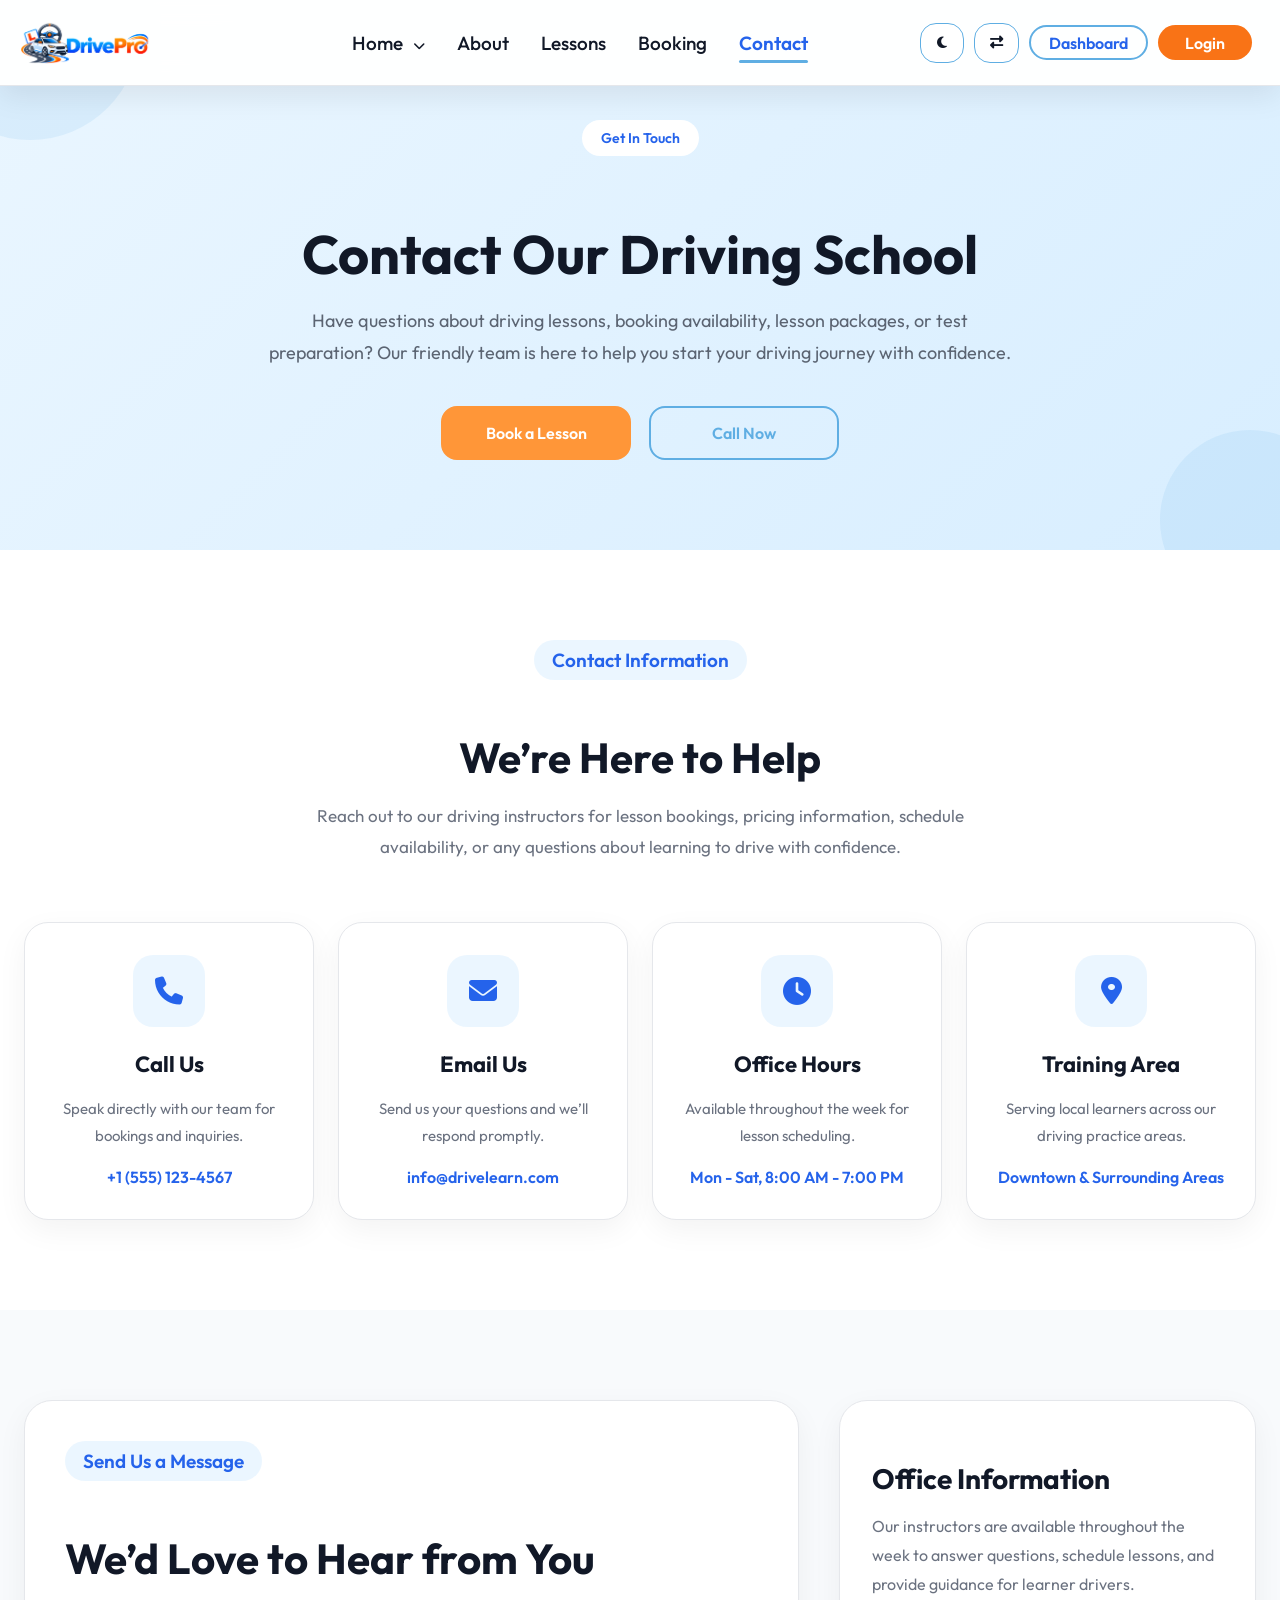
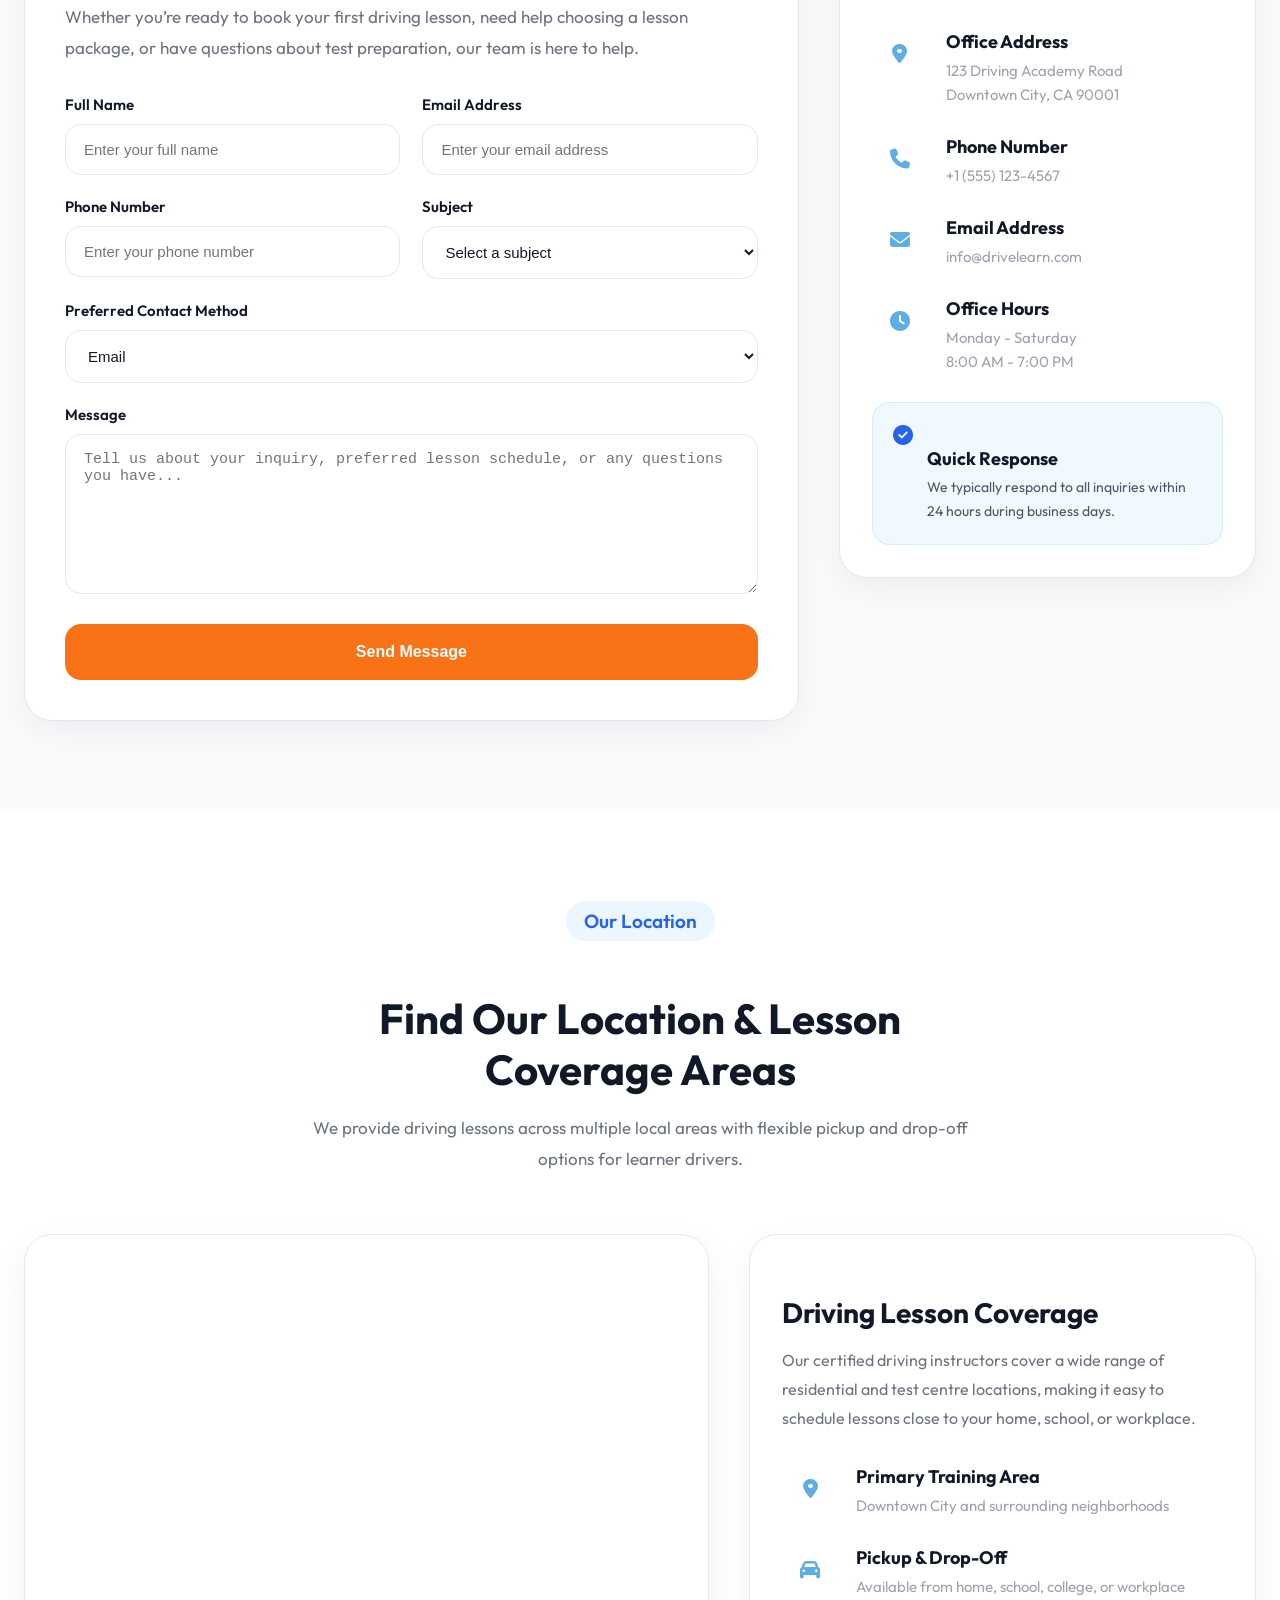
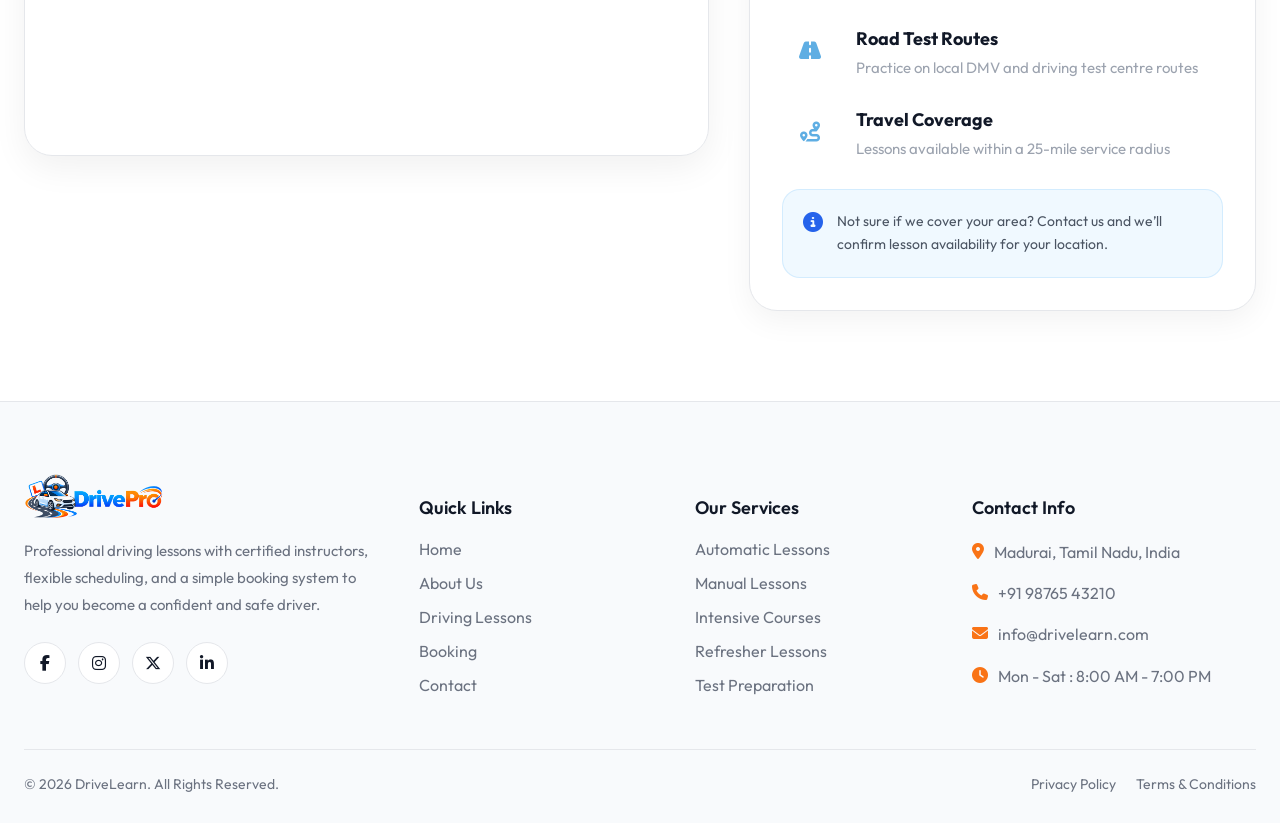
<file: contact.html>
<!DOCTYPE html>
<html lang="en">

<head>
    <meta charset="UTF-8">
    <meta name="viewport" content="width=device-width, initial-scale=1.0">

    <title>DriveLearn - Driving Instructor & Lesson Booking</title>

    <!-- Favicon -->
    <link rel="icon" type="image/png" href="images/logo.png">

    <!-- Google Fonts -->
    <link rel="preconnect" href="https://fonts.googleapis.com">
<link rel="preconnect" href="https://fonts.gstatic.com" crossorigin>
<link href="https://fonts.googleapis.com/css2?family=Inter:wght@400;500;600;700&family=Outfit:wght@500;600;700;800&display=swap" rel="stylesheet">
    <link rel="stylesheet" href="https://cdnjs.cloudflare.com/ajax/libs/font-awesome/6.7.2/css/all.min.css">
    <link rel="stylesheet" href="https://cdnjs.cloudflare.com/ajax/libs/font-awesome/6.7.2/css/all.min.css">

    <!-- Main CSS -->
    <link rel="stylesheet" href="css/style.css">

    <!-- Responsive CSS -->
    <link rel="stylesheet" href="css/responsive.css">
</head>

<body>

    <!-- ==================== HEADER START ==================== -->
<header class="header">

    <div class="container">

        <!--========== Logo ==========-->
        <a href="index.html" class="logo">
            <img src="images/logo.png" alt="DriveLearn">
        </a>

        <!--========== Navigation ==========-->
        <nav class="navbar" id="navbar">

            <ul class="nav-menu">

                <li class="dropdown">
                    <a href="#" class="nav-link">
                        Home
                        <i class="fa-solid fa-chevron-down"></i>
                    </a>

                    <ul class="dropdown-menu">
                        <li><a href="index.html">Home 1</a></li>
                        <li><a href="home2.html">Home 2</a></li>
                    </ul>
                </li>

                <li>
                    <a href="about.html" class="nav-link">
                        About
                    </a>
                </li>

                <li>
                    <a href="lessons.html" class="nav-link">
                        Lessons
                    </a>
                </li>

                <li>
                    <a href="booking.html" class="nav-link">
                        Booking
                    </a>
                </li>

                <li>
                    <a href="contact.html" class="nav-link active">
                        Contact
                    </a>
                </li>

            </ul>

            <!-- Mobile Buttons -->
            <div class="mobile-btn">

                <button class="theme-toggle" id="theme-toggle-mobile">
                    <i class="fa-solid fa-moon"></i>
                    <span>Dark Mode</span>
                </button>

                <button class="rtl-toggle" id="rtl-toggle-mobile">
                    <i class="fa-solid fa-right-left"></i>
                    <span>RTL / LTR</span>
                </button>

                <a href="dashboard.html" class="dashboard-btn">
                    Dashboard
                </a>

                <a href="login.html" class="login-btn">
                    Login
                </a>

            </div>

        </nav>

        <!-- Desktop Buttons -->
        <div class="desktop-btn">

            <button class="theme-toggle" id="theme-toggle">
                <i class="fa-solid fa-moon"></i>
            </button>

            <button class="rtl-toggle" id="rtl-toggle">
                <i class="fa-solid fa-right-left"></i>
            </button>

            <a href="dashboard.html" class="dashboard-btn">
                Dashboard
            </a>

            <a href="login.html" class="login-btn">
                Login
            </a>

        </div>

        <!-- Hamburger Menu -->
        <div class="menu-toggle" id="menu-toggle">
            <i class="fa-solid fa-bars"></i>
        </div>

    </div>

</header>
<!-- ==================== HEADER END ==================== -->

<!-- ==================== CONTACT BANNER START ==================== -->
<section class="contact-banner">

    <div class="container">

        <div class="contact-banner-content">

            <span class="banner-subtitle">
                Get In Touch
            </span>

            <h1>
                Contact Our Driving School
            </h1>

            <p>
                Have questions about driving lessons, booking availability,
                lesson packages, or test preparation? Our friendly team is
                here to help you start your driving journey with confidence.
            </p>

            <div class="banner-buttons">

                <a href="booking.html" class="btn btn-primary">
                    Book a Lesson
                </a>

                <a href="tel:+15551234567" class="btn btn-outline">
                    Call Now
                </a>

            </div>

        </div>

    </div>

</section>
<!-- ==================== CONTACT BANNER END ==================== -->
<!-- ==================== CONTACT INFO START ==================== -->
<section class="contact-info section">

    <div class="container">

        <div class="section-header">

            <span class="section-subtitle">
                Contact Information
            </span>

            <h2 class="section-title">
                We’re Here to Help
            </h2>

            <p class="section-description">
                Reach out to our driving instructors for lesson bookings,
                pricing information, schedule availability, or any questions
                about learning to drive with confidence.
            </p>

        </div>

        <div class="contact-info-grid">

            <!-- Call Us -->
            <div class="contact-info-card">

                <div class="contact-info-icon">
                    <i class="fa-solid fa-phone"></i>
                </div>

                <h3>Call Us</h3>

                <p>Speak directly with our team for bookings and inquiries.</p>

                <a href="tel:+15551234567">+1 (555) 123-4567</a>

            </div>

            <!-- Email Us -->
            <div class="contact-info-card">

                <div class="contact-info-icon">
                    <i class="fa-solid fa-envelope"></i>
                </div>

                <h3>Email Us</h3>

                <p>Send us your questions and we’ll respond promptly.</p>

                <a href="mailto:info@drivelearn.com">info@drivelearn.com</a>

            </div>

            <!-- Office Hours -->
            <div class="contact-info-card">

                <div class="contact-info-icon">
                    <i class="fa-solid fa-clock"></i>
                </div>

                <h3>Office Hours</h3>

                <p>Available throughout the week for lesson scheduling.</p>

                <a href="#">Mon - Sat, 8:00 AM - 7:00 PM</a>

            </div>

            <!-- Training Area -->
            <div class="contact-info-card">

                <div class="contact-info-icon">
                    <i class="fa-solid fa-location-dot"></i>
                </div>

                <h3>Training Area</h3>

                <p>Serving local learners across our driving practice areas.</p>

                <a href="#">Downtown & Surrounding Areas</a>

            </div>

        </div>

    </div>

</section>
<!-- ==================== CONTACT INFO END ==================== -->
<!-- ==================== CONTACT FORM START ==================== -->
<section class="contact-form-section section">

    <div class="container">

        <div class="contact-wrapper">

            <!-- Contact Form -->
            <div class="contact-form-card">

                <div class="contact-form-header">

                    <span class="section-subtitle">
                        Send Us a Message
                    </span>

                    <h2 class="section-title">
                        We’d Love to Hear from You
                    </h2>

                    <p class="section-description">
                        Whether you’re ready to book your first driving lesson,
                        need help choosing a lesson package, or have questions
                        about test preparation, our team is here to help.
                    </p>

                </div>

                <form class="contact-form-grid">

                    <div class="contact-group">
                        <label>Full Name</label>
                        <input type="text" placeholder="Enter your full name" required>
                    </div>

                    <div class="contact-group">
                        <label>Email Address</label>
                        <input type="email" placeholder="Enter your email address" required>
                    </div>

                    <div class="contact-group">
                        <label>Phone Number</label>
                        <input type="tel" placeholder="Enter your phone number">
                    </div>

                    <div class="contact-group">
                        <label>Subject</label>
                        <select required>
                            <option value="">Select a subject</option>
                            <option>Lesson Booking</option>
                            <option>Lesson Packages</option>
                            <option>Driving Test Preparation</option>
                            <option>Reschedule or Cancellation</option>
                            <option>General Inquiry</option>
                        </select>
                    </div>

                    <div class="contact-group full-width">
                        <label>Preferred Contact Method</label>
                        <select>
                            <option>Email</option>
                            <option>Phone Call</option>
                            <option>WhatsApp</option>
                        </select>
                    </div>

                    <div class="contact-group full-width">
                        <label>Message</label>
                        <textarea rows="6"
                                  placeholder="Tell us about your inquiry, preferred lesson schedule, or any questions you have..."></textarea>
                    </div>

                    <div class="full-width">
                        <button type="submit" class="btn btn-primary contact-submit-btn">
                            Send Message
                        </button>
                    </div>

                </form>

            </div>

            <!-- Office Information -->
            <div class="office-info-card">

                <h3>Office Information</h3>

                <p>
                    Our instructors are available throughout the week to
                    answer questions, schedule lessons, and provide guidance
                    for learner drivers.
                </p>

                <div class="office-info-list">

                    <div class="office-info-item">
                        <i class="fa-solid fa-location-dot"></i>
                        <div>
                            <h4>Office Address</h4>
                            <p>123 Driving Academy Road<br>Downtown City, CA 90001</p>
                        </div>
                    </div>

                    <div class="office-info-item">
                        <i class="fa-solid fa-phone"></i>
                        <div>
                            <h4>Phone Number</h4>
                            <p>+1 (555) 123-4567</p>
                        </div>
                    </div>

                    <div class="office-info-item">
                        <i class="fa-solid fa-envelope"></i>
                        <div>
                            <h4>Email Address</h4>
                            <p>info@drivelearn.com</p>
                        </div>
                    </div>

                    <div class="office-info-item">
                        <i class="fa-solid fa-clock"></i>
                        <div>
                            <h4>Office Hours</h4>
                            <p>Monday - Saturday<br>8:00 AM - 7:00 PM</p>
                        </div>
                    </div>

                </div>

                <div class="response-box">
                    <i class="fa-solid fa-circle-check"></i>
                    <div>
                        <h4>Quick Response</h4>
                        <p>
                            We typically respond to all inquiries within
                            24 hours during business days.
                        </p>
                    </div>
                </div>

            </div>

        </div>

    </div>

</section>
<!-- ==================== CONTACT FORM END ==================== -->

<!-- ==================== MAP & SERVICE AREAS START ==================== -->
<section class="service-area section">

    <div class="container">

        <div class="section-header">

            <span class="section-subtitle">
                Our Location
            </span>

            <h2 class="section-title">
                Find Our Location & Lesson Coverage Areas
            </h2>

            <p class="section-description">
                We provide driving lessons across multiple local areas with
                flexible pickup and drop-off options for learner drivers.
            </p>

        </div>

        <div class="service-area-wrapper">

            <!-- Google Map -->
            <div class="service-map">

                <iframe
                    src="https://www.google.com/maps?q=Los+Angeles+CA&output=embed"
                    allowfullscreen=""
                    loading="lazy"
                    referrerpolicy="no-referrer-when-downgrade">
                </iframe>

            </div>

            <!-- Service Area Information -->
            <div class="service-info-card">

                <h3>Driving Lesson Coverage</h3>

                <p>
                    Our certified driving instructors cover a wide range of
                    residential and test centre locations, making it easy to
                    schedule lessons close to your home, school, or workplace.
                </p>

                <div class="service-list">

                    <div class="service-item">
                        <i class="fa-solid fa-location-dot"></i>
                        <div>
                            <h4>Primary Training Area</h4>
                            <p>Downtown City and surrounding neighborhoods</p>
                        </div>
                    </div>

                    <div class="service-item">
                        <i class="fa-solid fa-car"></i>
                        <div>
                            <h4>Pickup & Drop-Off</h4>
                            <p>Available from home, school, college, or workplace</p>
                        </div>
                    </div>

                    <div class="service-item">
                        <i class="fa-solid fa-road"></i>
                        <div>
                            <h4>Road Test Routes</h4>
                            <p>Practice on local DMV and driving test centre routes</p>
                        </div>
                    </div>

                    <div class="service-item">
                        <i class="fa-solid fa-route"></i>
                        <div>
                            <h4>Travel Coverage</h4>
                            <p>Lessons available within a 25-mile service radius</p>
                        </div>
                    </div>

                </div>

                <div class="service-note">
                    <i class="fa-solid fa-circle-info"></i>
                    <p>
                        Not sure if we cover your area? Contact us and we’ll
                        confirm lesson availability for your location.
                    </p>
                </div>

            </div>

        </div>

    </div>

</section>
<!-- ==================== MAP & SERVICE AREAS END ==================== -->






























<!-- ==================== FOOTER START ==================== -->
<footer class="footer">

    <div class="container">

        <div class="footer-grid">

            <!-- About -->
            <div class="footer-about">

                <a href="index.html" class="footer-logo">
                    <img src="images/logo.png" alt="DriveLearn Logo">
                </a>

                <p>
                    Professional driving lessons with certified instructors,
                    flexible scheduling, and a simple booking system to help
                    you become a confident and safe driver.
                </p>

                <div class="footer-social">
                    <a href="#"><i class="fab fa-facebook-f"></i></a>
                    <a href="#"><i class="fab fa-instagram"></i></a>
                    <a href="#"><i class="fab fa-x-twitter"></i></a>
                    <a href="#"><i class="fab fa-linkedin-in"></i></a>
                </div>

            </div>

            <!-- Quick Links -->
            <div class="footer-links">

                <h4>Quick Links</h4>

                <ul>
                    <li><a href="index.html">Home</a></li>
                    <li><a href="about.html">About Us</a></li>
                    <li><a href="lessons.html">Driving Lessons</a></li>
                    <li><a href="booking.html">Booking</a></li>
                    <li><a href="contact.html">Contact</a></li>
                </ul>

            </div>

            <!-- Services -->
            <div class="footer-services">

                <h4>Our Services</h4>

                <ul>
                    <li><a href="#">Automatic Lessons</a></li>
                    <li><a href="#">Manual Lessons</a></li>
                    <li><a href="#">Intensive Courses</a></li>
                    <li><a href="#">Refresher Lessons</a></li>
                    <li><a href="#">Test Preparation</a></li>
                </ul>

            </div>

            <!-- Contact -->
            <div class="footer-contact">

                <h4>Contact Info</h4>

                <ul>

                    <li>
                        <i class="fas fa-location-dot"></i>
                        Madurai, Tamil Nadu, India
                    </li>

                    <li>
                        <i class="fas fa-phone"></i>
                        +91 98765 43210
                    </li>

                    <li>
                        <i class="fas fa-envelope"></i>
                        info@drivelearn.com
                    </li>

                    <li>
                        <i class="fas fa-clock"></i>
                        Mon - Sat : 8:00 AM - 7:00 PM
                    </li>

                </ul>

            </div>

        </div>
        <!-- Footer Bottom -->
        <div class="footer-divider"></div>

        <div class="footer-bottom">

            <p>
                © 2026 DriveLearn. All Rights Reserved.
            </p>

            <div class="footer-bottom-links">
                <a href="#">Privacy Policy</a>
                <a href="#">Terms & Conditions</a>
            </div>

        </div>

    </div>

</footer>
<!-- ==================== FOOTER END ==================== -->


<!-- Scroll to Top Button -->
<button id="scrollTopBtn" class="scroll-top-btn">
    <i class="fa-solid fa-arrow-up"></i>
</button>


<script src="js/script.js"></script>
</body>
</html>
</file>
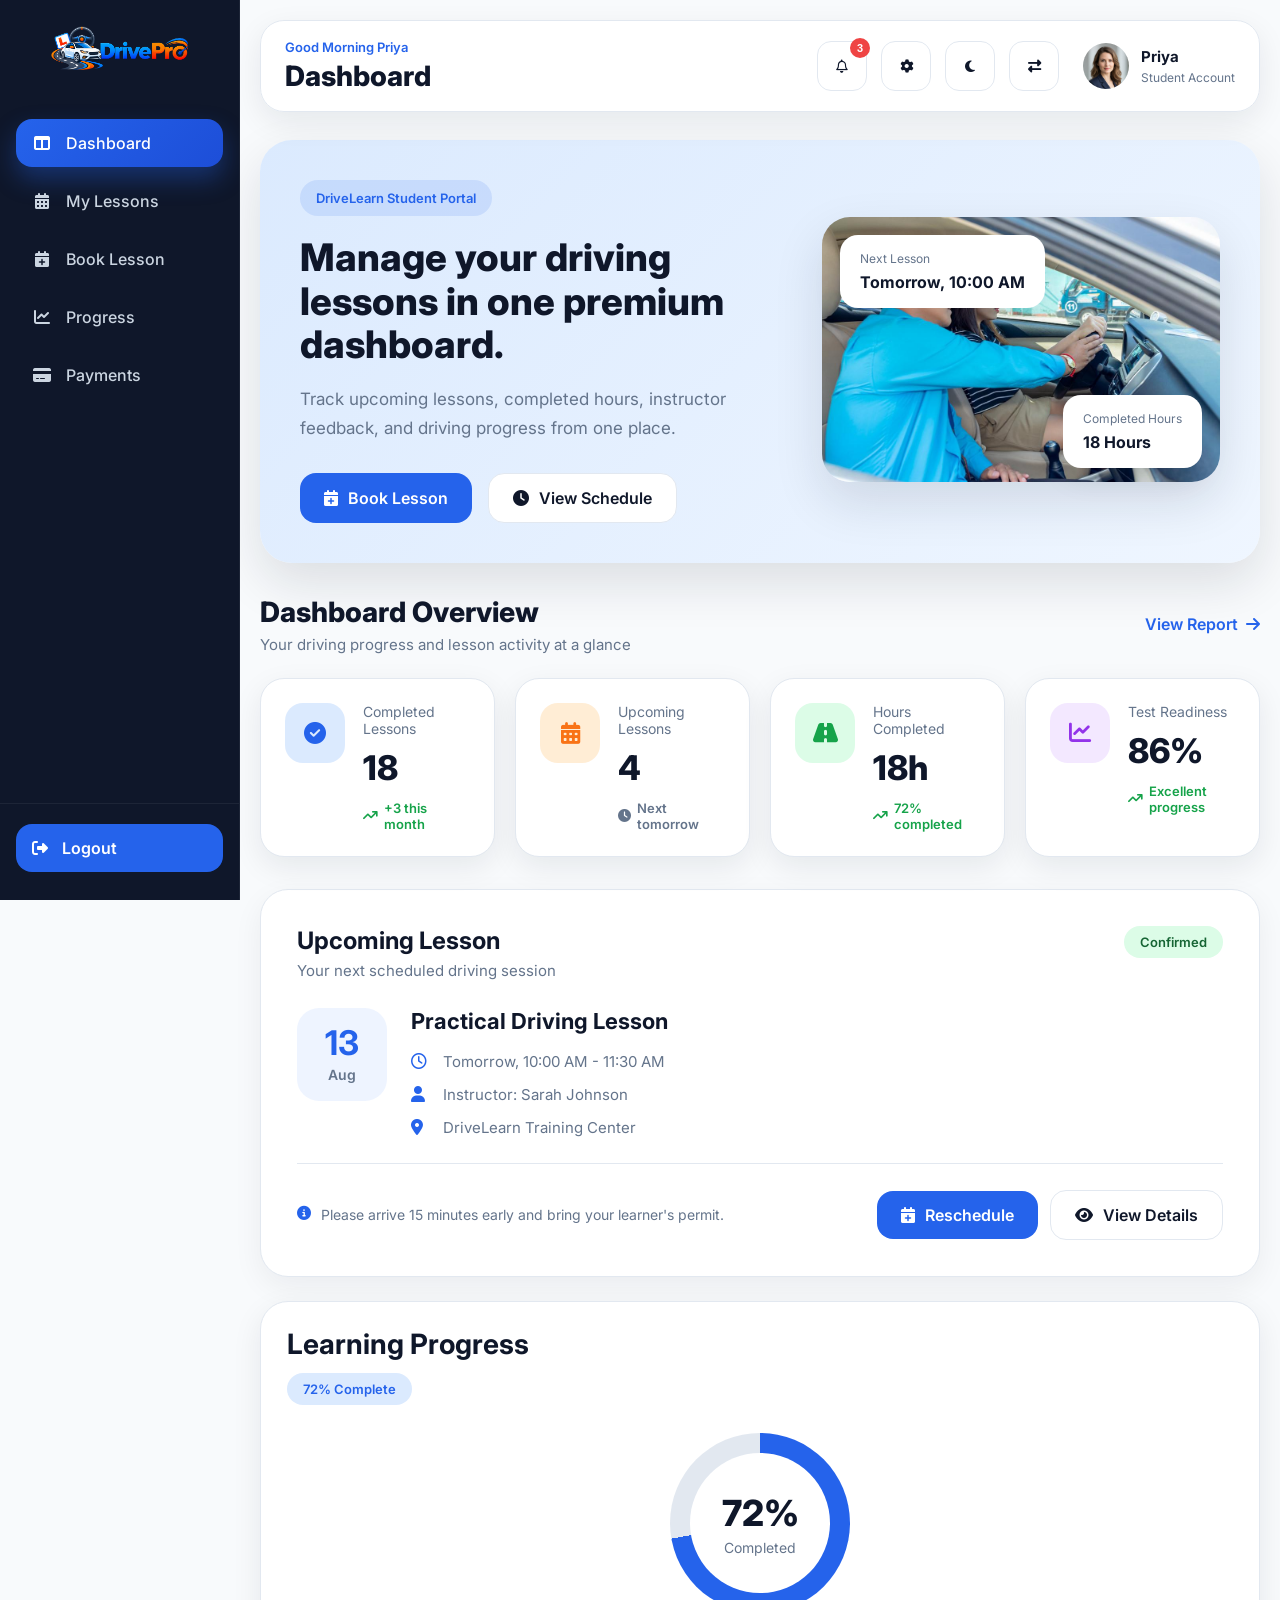
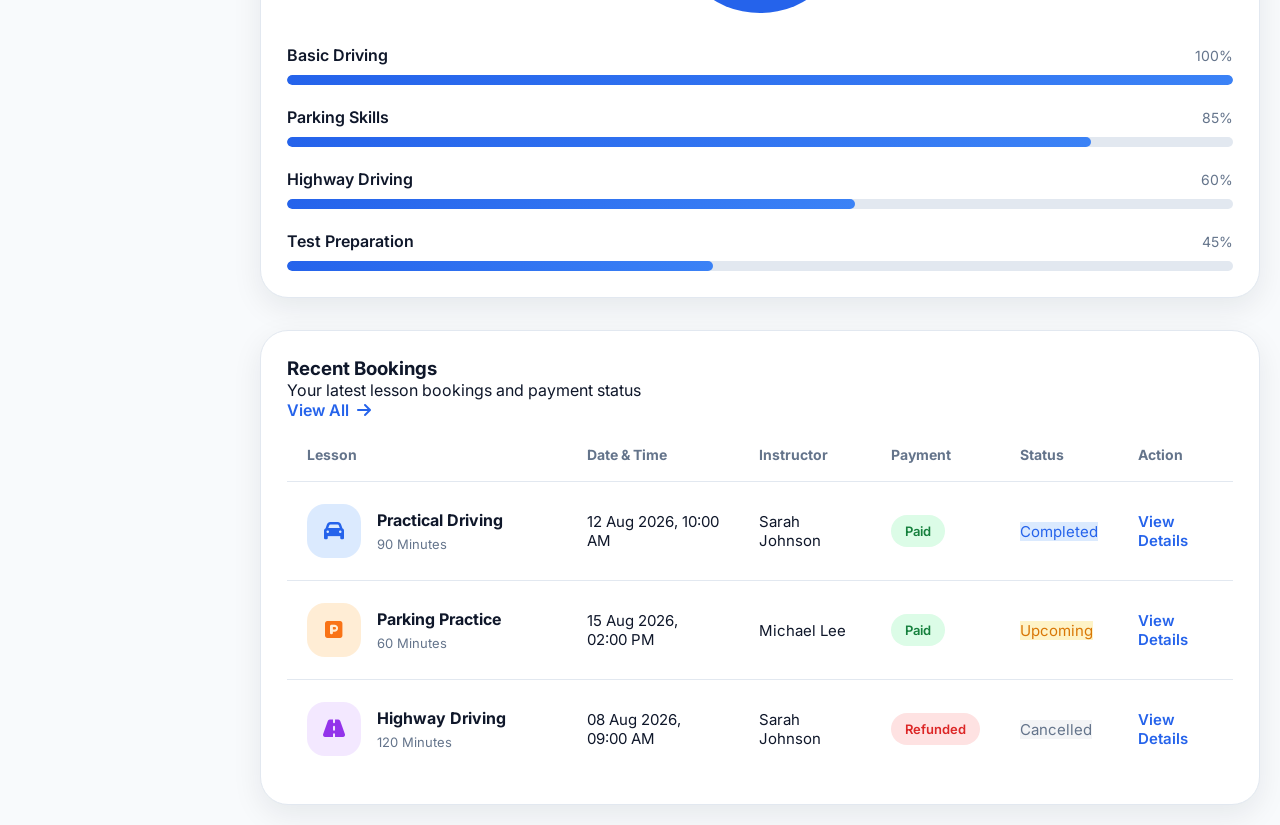
<file: dashboard.html>
<!DOCTYPE html>
<html lang="en">
<head>
    <meta charset="UTF-8">
    <meta name="viewport" content="width=device-width, initial-scale=1.0">
    <title>DriveLearn Student Dashboard</title>

    <!-- Favicon -->
    <link rel="icon" type="image/png" href="images/logo.png">

    <!-- Google Fonts -->
    <link rel="preconnect" href="https://fonts.googleapis.com">
    <link rel="preconnect" href="https://fonts.gstatic.com" crossorigin>
    <link href="https://fonts.googleapis.com/css2?family=Inter:wght@400;500;600;700;800&display=swap" rel="stylesheet">

    <!-- Font Awesome -->
    <link rel="stylesheet" href="https://cdnjs.cloudflare.com/ajax/libs/font-awesome/6.7.2/css/all.min.css">

    <!-- Dashboard CSS -->
    <link rel="stylesheet" href="css/dashboard.css">
    <link rel="stylesheet" href="css/dash-res.css">
</head>
<body>

    <div class="dashboard-layout">

        <!-- ==================== SIDEBAR ==================== -->
        <aside class="dashboard-sidebar">

            <div class="sidebar-logo">
    <a href="index.html">
        <img src="images/logo.png" alt="DriveLearn Logo" class="logo-image">
    </a>
</div>

            <nav class="sidebar-nav">

                <a href="dashboard.html" class="nav-item active">
                    <i class="fa-solid fa-table-columns"></i>
                    <span>Dashboard</span>
                </a>

                <a href="my-lessons.html" class="nav-item">
                    <i class="fa-solid fa-calendar-days"></i>
                    <span>My Lessons</span>
                </a>

                <a href="book-lesson.html" class="nav-item">
                    <i class="fa-solid fa-calendar-plus"></i>
                    <span>Book Lesson</span>
                </a>

                <a href="progress.html" class="nav-item">
                    <i class="fa-solid fa-chart-line"></i>
                    <span>Progress</span>
                </a>

                <a href="payments.html" class="nav-item">
                    <i class="fa-solid fa-credit-card"></i>
                    <span>Payments</span>
                </a>

                

            </nav>

            <div class="sidebar-footer">
    <a href="#" id="logoutBtn" class="logout-btn">
        <i class="fa-solid fa-right-from-bracket"></i>
        <span>Logout</span>
    </a>
</div>

        </aside>

        <!-- ==================== MAIN CONTENT ==================== -->
        <main class="dashboard-main">

            <!-- Header -->
            <header class="dashboard-header">

                <div class="header-left">
                    <button class="sidebar-toggle" id="sidebar-toggle">
                        <i class="fa-solid fa-bars"></i>
                    </button>

                    <div>
                        <p class="header-label">Good Morning Priya</p>
                        <h1>Dashboard</h1>
                    </div>
                </div>

                <div class="header-right">

                    <button class="header-icon">
                        <i class="fa-regular fa-bell"></i>
                        <span class="notification-badge">3</span>
                    </button>

                    <button class="header-icon">
                        <i class="fa-solid fa-gear"></i>
                    </button>

                    <button class="header-icon" id="theme-toggle">
                        <i class="fa-solid fa-moon"></i>
                    </button>

                    <button class="header-icon" id="rtl-toggle">
                        <i class="fa-solid fa-right-left"></i>
                    </button>

                    <div class="user-profile">
                        <img src="images/avatar.jpg" alt="Student">
                        <div class="user-info">
                            <h4>Priya</h4>
                            <span>Student Account</span>
                        </div>
                    </div>

                </div>

            </header>

            <!-- Hero Card -->
            <section class="dashboard-hero">
                <div class="hero-content">
                    <span class="hero-badge">DriveLearn Student Portal</span>
                    <h2>Manage your driving lessons in one premium dashboard.</h2>
                    <p>
                        Track upcoming lessons, completed hours, instructor feedback,
                        and driving progress from one place.
                    </p>

                    <div class="hero-actions">
                        <a href="book-lesson.html" class="btn btn-primary">
                            <i class="fa-solid fa-calendar-plus"></i>
                            Book Lesson
                        </a>

                        <a href="my-lessons.html" class="btn btn-outline">
                            <i class="fa-solid fa-clock"></i>
                            View Schedule
                        </a>
                    </div>
                </div>

                <div class="hero-image">
                    <img src="images/dashboard-hero.jpg" alt="Driving Lesson">

                    <div class="hero-card top-card">
                        <span>Next Lesson</span>
                        <strong>Tomorrow, 10:00 AM</strong>
                    </div>

                    <div class="hero-card bottom-card">
                        <span>Completed Hours</span>
                        <strong>18 Hours</strong>
                    </div>
                </div>
            </section>

            <!-- Stats cards will come in Part 2 -->
             <!-- ==================== Dashboard Overview ==================== -->
<section class="dashboard-overview">

    <div class="section-header">
        <div>
            <h2>Dashboard Overview</h2>
            <p>Your driving progress and lesson activity at a glance</p>
        </div>

        <a href="progress.html" class="section-link">
            View Report
            <i class="fa-solid fa-arrow-right"></i>
        </a>
    </div>

    <div class="overview-grid">

        <!-- Card 1 -->
        <div class="overview-card">

            <div class="overview-icon blue">
                <i class="fa-solid fa-circle-check"></i>
            </div>

            <div class="overview-content">
                <span>Completed Lessons</span>
                <h3>18</h3>

                <div class="overview-trend positive">
                    <i class="fa-solid fa-arrow-trend-up"></i>
                    +3 this month
                </div>
            </div>

        </div>

        <!-- Card 2 -->
        <div class="overview-card">

            <div class="overview-icon orange">
                <i class="fa-solid fa-calendar-days"></i>
            </div>

            <div class="overview-content">
                <span>Upcoming Lessons</span>
                <h3>4</h3>

                <div class="overview-trend neutral">
                    <i class="fa-solid fa-clock"></i>
                    Next tomorrow
                </div>
            </div>

        </div>

        <!-- Card 3 -->
        <div class="overview-card">

            <div class="overview-icon green">
                <i class="fa-solid fa-road"></i>
            </div>

            <div class="overview-content">
                <span>Hours Completed</span>
                <h3>18h</h3>

                <div class="overview-trend positive">
                    <i class="fa-solid fa-arrow-trend-up"></i>
                    72% completed
                </div>
            </div>

        </div>

        <!-- Card 4 -->
        <div class="overview-card">

            <div class="overview-icon purple">
                <i class="fa-solid fa-chart-line"></i>
            </div>

            <div class="overview-content">
                <span>Test Readiness</span>
                <h3>86%</h3>

                <div class="overview-trend positive">
                    <i class="fa-solid fa-arrow-trend-up"></i>
                    Excellent progress
                </div>
            </div>

        </div>

    </div>

</section>
<!-- ==================== Dashboard Activity ==================== -->
<!-- ==================== Dashboard Lesson Section ==================== -->
<section class="dashboard-lesson-section">

    <div class="dashboard-lesson-container">

        <div class="dashboard-lesson-card">

            <div class="dashboard-lesson-header">

                <div>
                    <h3>Upcoming Lesson</h3>
                    <p>Your next scheduled driving session</p>
                </div>

                <span class="dashboard-lesson-status confirmed">
                    Confirmed
                </span>

            </div>

            <div class="dashboard-lesson-body">

                <div class="dashboard-lesson-date">
                    <span class="dashboard-lesson-day">13</span>
                    <span class="dashboard-lesson-month">Aug</span>
                </div>

                <div class="dashboard-lesson-info">

                    <h4>Practical Driving Lesson</h4>

                    <div class="dashboard-lesson-meta">

                        <div class="dashboard-meta-item">
                            <i class="fa-regular fa-clock"></i>
                            <span>Tomorrow, 10:00 AM - 11:30 AM</span>
                        </div>

                        <div class="dashboard-meta-item">
                            <i class="fa-solid fa-user"></i>
                            <span>Instructor: Sarah Johnson</span>
                        </div>

                        <div class="dashboard-meta-item">
                            <i class="fa-solid fa-location-dot"></i>
                            <span>DriveLearn Training Center</span>
                        </div>

                    </div>

                </div>

            </div>

            <div class="dashboard-lesson-divider"></div>

            <div class="dashboard-lesson-footer">

                <div class="dashboard-lesson-note">
                    <i class="fa-solid fa-circle-info"></i>
                    Please arrive 15 minutes early and bring your learner's permit.
                </div>

                <div class="dashboard-lesson-actions">

                    <a href="book-lesson.html" class="btn btn-primary">
                        <i class="fa-solid fa-calendar-plus"></i>
                        Reschedule
                    </a>

                    <a href="my-lessons.html" class="btn btn-outline">
                        <i class="fa-solid fa-eye"></i>
                        View Details
                    </a>

                </div>

            </div>

        </div>

    </div>

</section>
<!-- Learning Progress -->
<div class="learning-progress-card">

    <div class="card-header">
        <h3>Learning Progress</h3>
        <span class="progress-status">72% Complete</span>
    </div>

    <div class="progress-circle-wrapper">

        <div class="progress-circle">
            <div class="progress-inner">
                <h2>72%</h2>
                <span>Completed</span>
            </div>
        </div>

    </div>

    <div class="skill-progress-list">

        <div class="skill-item">
            <div class="skill-info">
                <span>Basic Driving</span>
                <span>100%</span>
            </div>
            <div class="skill-bar">
                <div class="skill-fill skill-100"></div>
            </div>
        </div>

        <div class="skill-item">
            <div class="skill-info">
                <span>Parking Skills</span>
                <span>85%</span>
            </div>
            <div class="skill-bar">
                <div class="skill-fill skill-85"></div>
            </div>
        </div>

        <div class="skill-item">
            <div class="skill-info">
                <span>Highway Driving</span>
                <span>60%</span>
            </div>
            <div class="skill-bar">
                <div class="skill-fill skill-60"></div>
            </div>
        </div>

        <div class="skill-item">
            <div class="skill-info">
                <span>Test Preparation</span>
                <span>45%</span>
            </div>
            <div class="skill-bar">
                <div class="skill-fill skill-45"></div>
            </div>
        </div>

    </div>

</div>
<!-- ==================== Recent Bookings ==================== -->
<section class="recent-bookings">

    <div class="bookings-card">

        <div class="card-header">

            <div>
                <h3>Recent Bookings</h3>
                <p>Your latest lesson bookings and payment status</p>
            </div>

            <a href="my-lessons.html" class="section-link">
                View All
                <i class="fa-solid fa-arrow-right"></i>
            </a>

        </div>

        <div class="bookings-table-wrapper">

            <table class="bookings-table">

                <thead>
                    <tr>
                        <th>Lesson</th>
                        <th>Date & Time</th>
                        <th>Instructor</th>
                        <th>Payment</th>
                        <th>Status</th>
                        <th>Action</th>
                    </tr>
                </thead>

                <tbody>

                    <tr>

                        <td>
                            <div class="lesson-cell">
                                <div class="lesson-icon blue">
                                    <i class="fa-solid fa-car"></i>
                                </div>

                                <div>
                                    <h4>Practical Driving</h4>
                                    <span>90 Minutes</span>
                                </div>
                            </div>
                        </td>

                        <td>12 Aug 2026, 10:00 AM</td>

                        <td>Sarah Johnson</td>

                        <td>
                            <span class="payment-badge paid">
                                Paid
                            </span>
                        </td>

                        <td>
                            <span class="status-badge completed">
                                Completed
                            </span>
                        </td>

                        <td>
                            <a href="#" class="table-action">
                                View Details
                            </a>
                        </td>

                    </tr>

                    <tr>

                        <td>
                            <div class="lesson-cell">
                                <div class="lesson-icon orange">
                                    <i class="fa-solid fa-square-parking"></i>
                                </div>

                                <div>
                                    <h4>Parking Practice</h4>
                                    <span>60 Minutes</span>
                                </div>
                            </div>
                        </td>

                        <td>15 Aug 2026, 02:00 PM</td>

                        <td>Michael Lee</td>

                        <td>
                            <span class="payment-badge paid">
                                Paid
                            </span>
                        </td>

                        <td>
                            <span class="status-badge upcoming">
                                Upcoming
                            </span>
                        </td>

                        <td>
                            <a href="#" class="table-action">
                                View Details
                            </a>
                        </td>

                    </tr>

                    <tr>

                        <td>
                            <div class="lesson-cell">
                                <div class="lesson-icon purple">
                                    <i class="fa-solid fa-road"></i>
                                </div>

                                <div>
                                    <h4>Highway Driving</h4>
                                    <span>120 Minutes</span>
                                </div>
                            </div>
                        </td>

                        <td>08 Aug 2026, 09:00 AM</td>

                        <td>Sarah Johnson</td>

                        <td>
                            <span class="payment-badge refunded">
                                Refunded
                            </span>
                        </td>

                        <td>
                            <span class="status-badge cancelled">
                                Cancelled
                            </span>
                        </td>

                        <td>
                            <a href="#" class="table-action">
                                View Details
                            </a>
                        </td>

                    </tr>

                </tbody>

            </table>

        </div>

    </div>

</section>

        </main>

    </div>
<!-- Logout Confirmation Modal -->
<div class="logout-modal" id="logoutModal">
    <div class="logout-modal-content">

        <div class="logout-icon">
            <i class="fa-solid fa-right-from-bracket"></i>
        </div>

        <h3>Are you sure you want to logout?</h3>

        <div class="logout-actions">
            <button class="btn btn-danger" id="confirmLogout">Yes</button>
            <button class="btn btn-outline" id="cancelLogout">No</button>
        </div>

    </div>
</div>
    <script src="js/dashboard.js"></script>
</body>
</html>
</file>
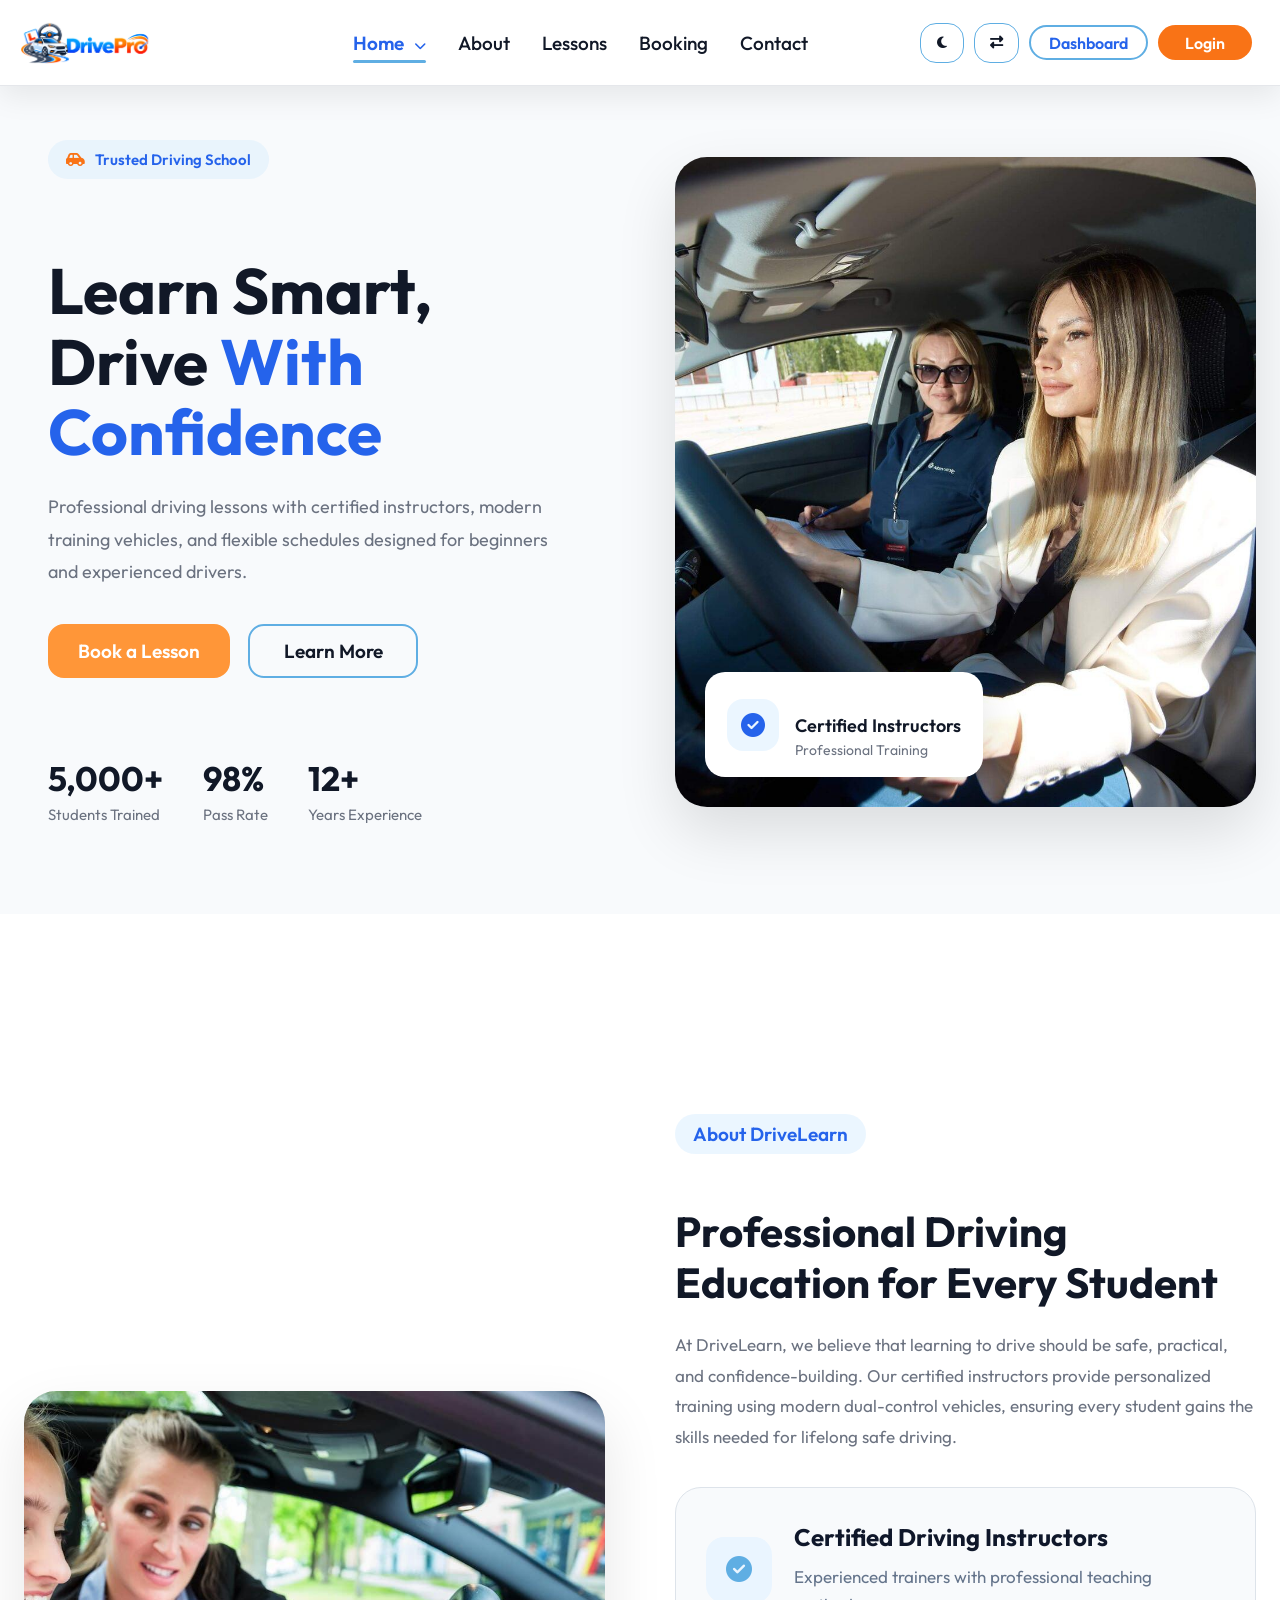
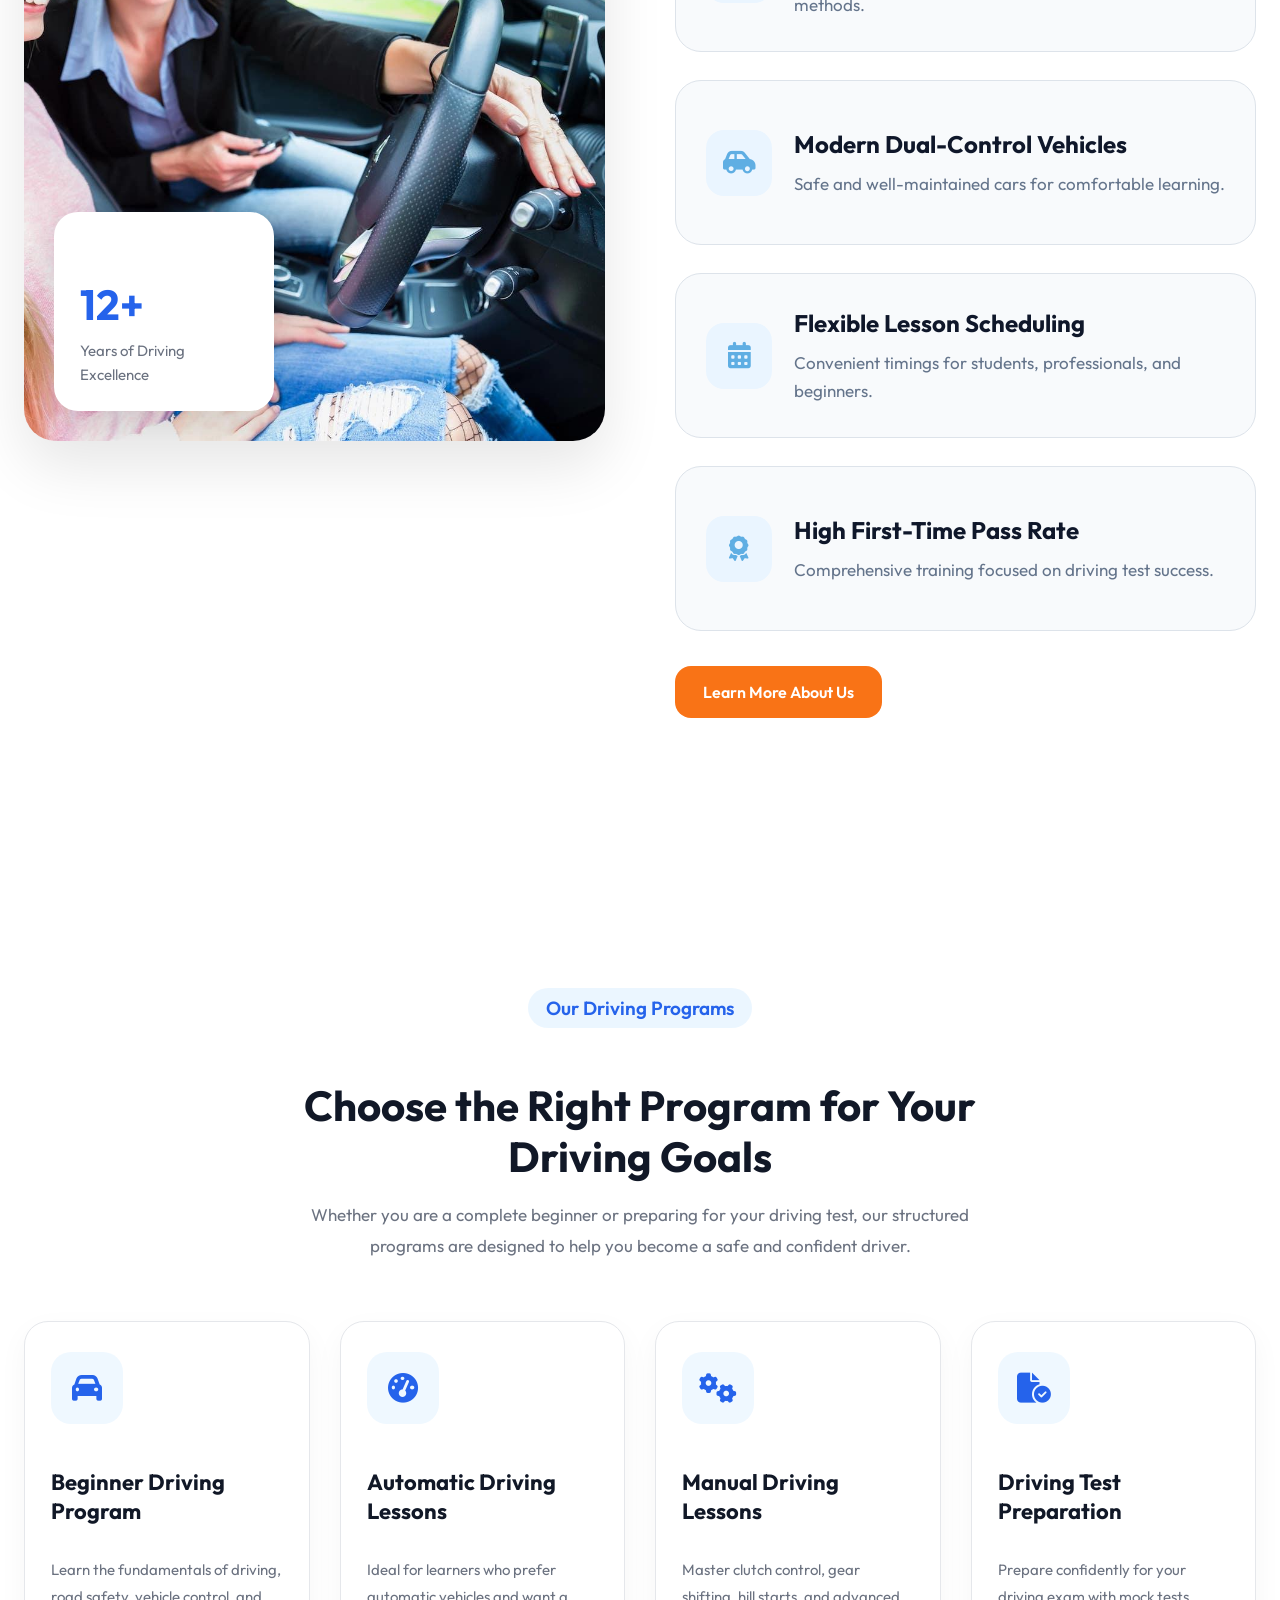
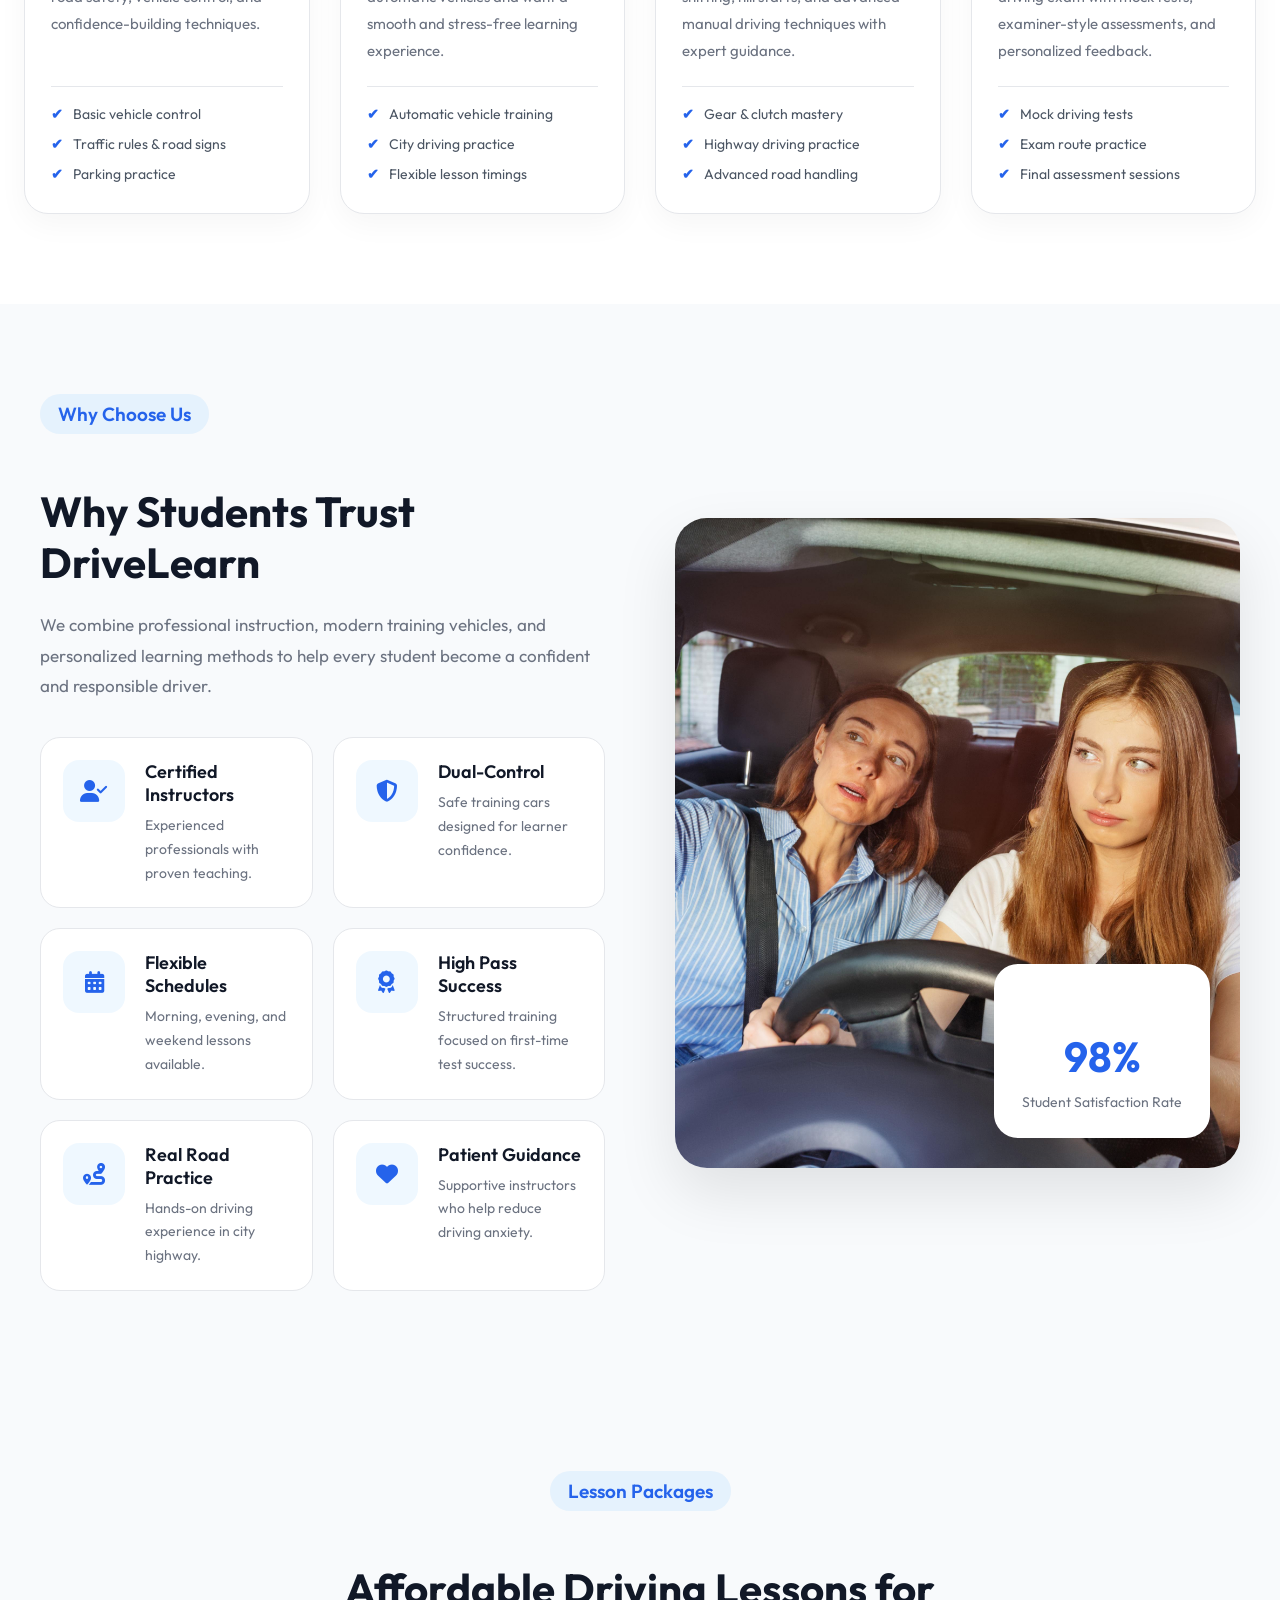
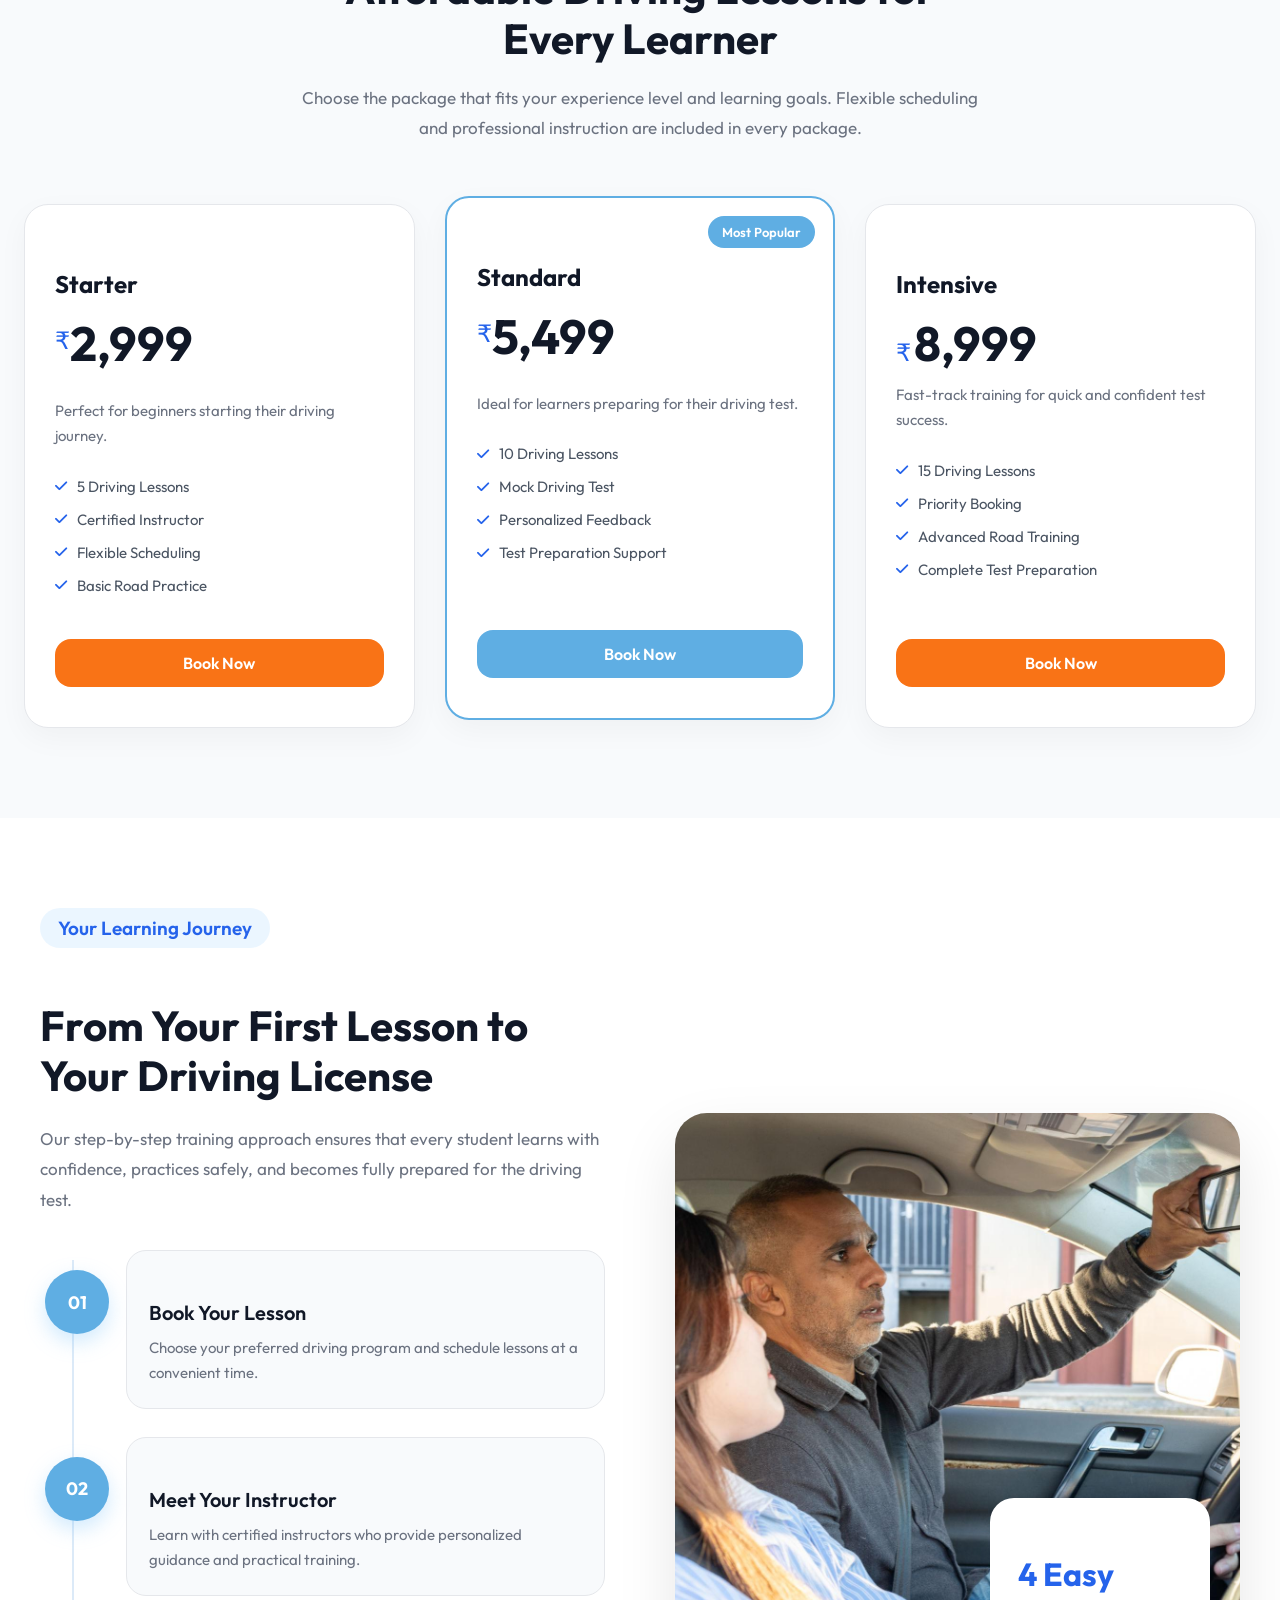
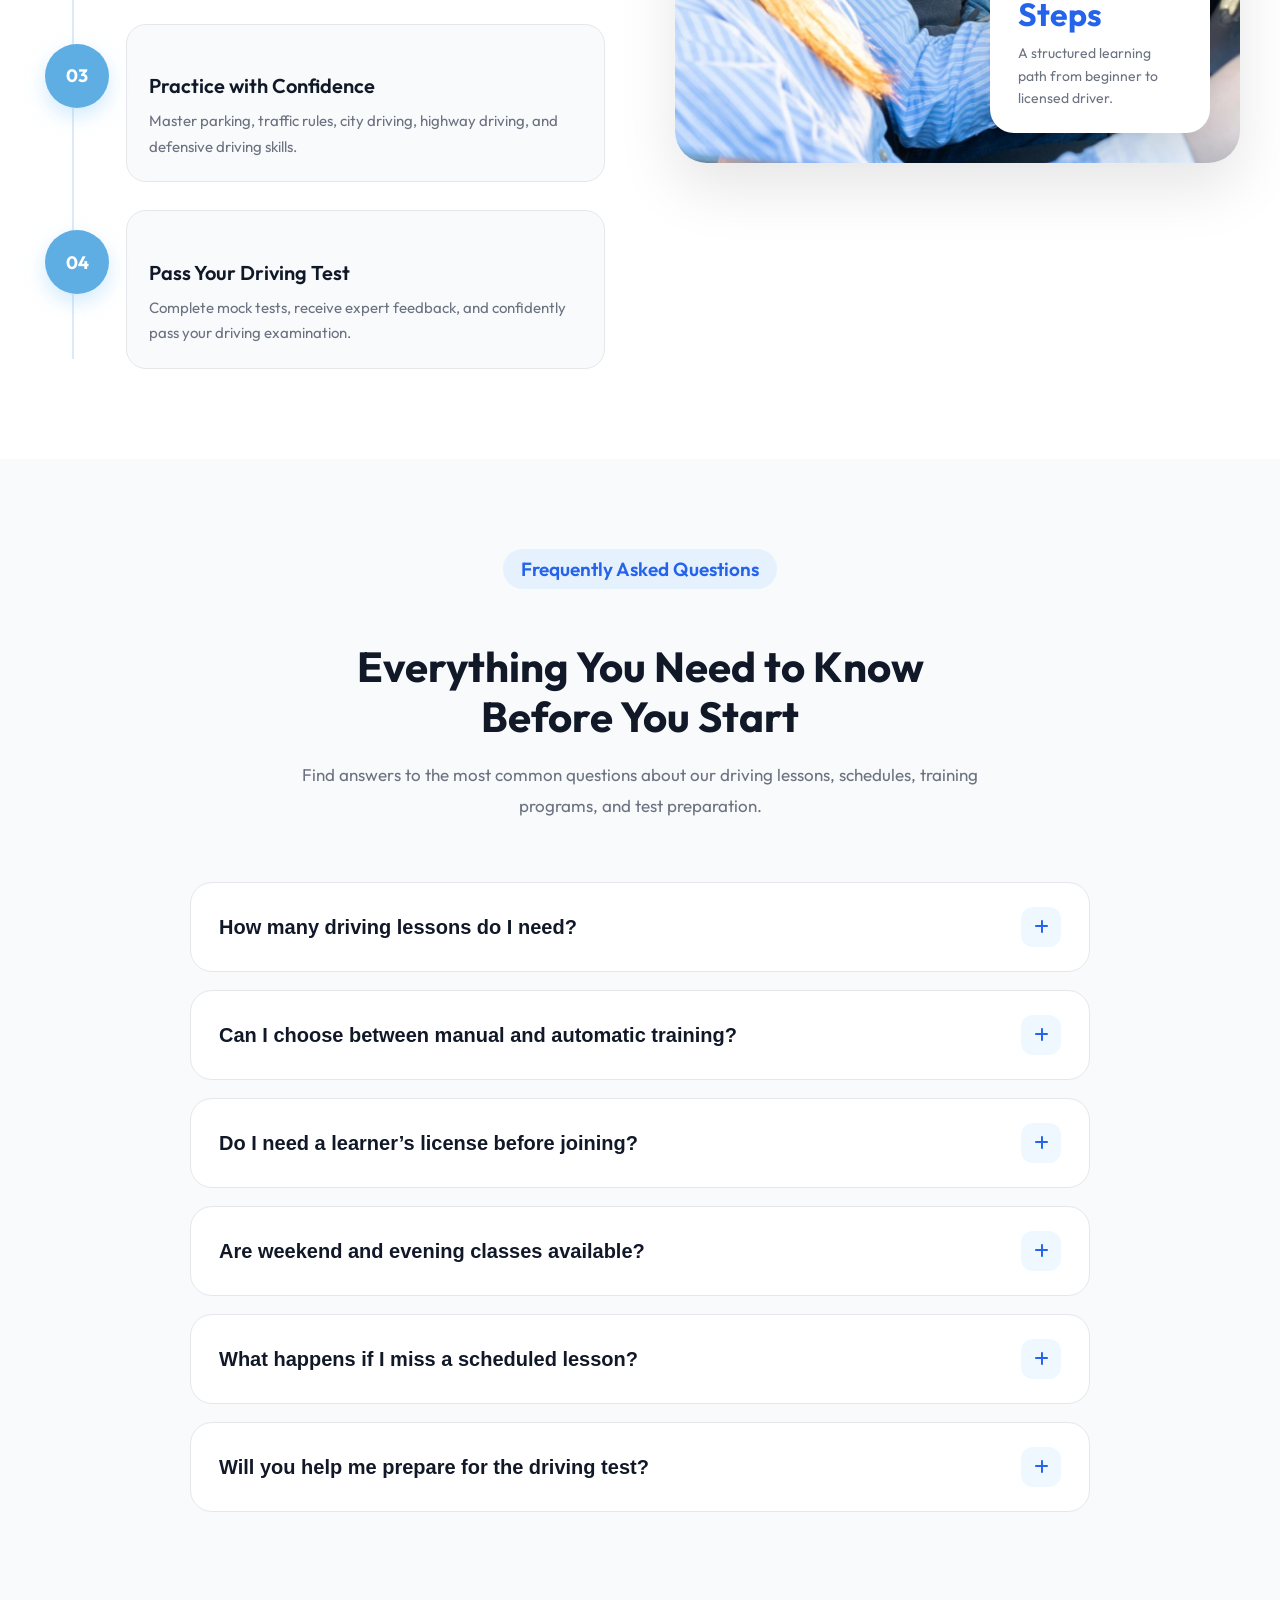
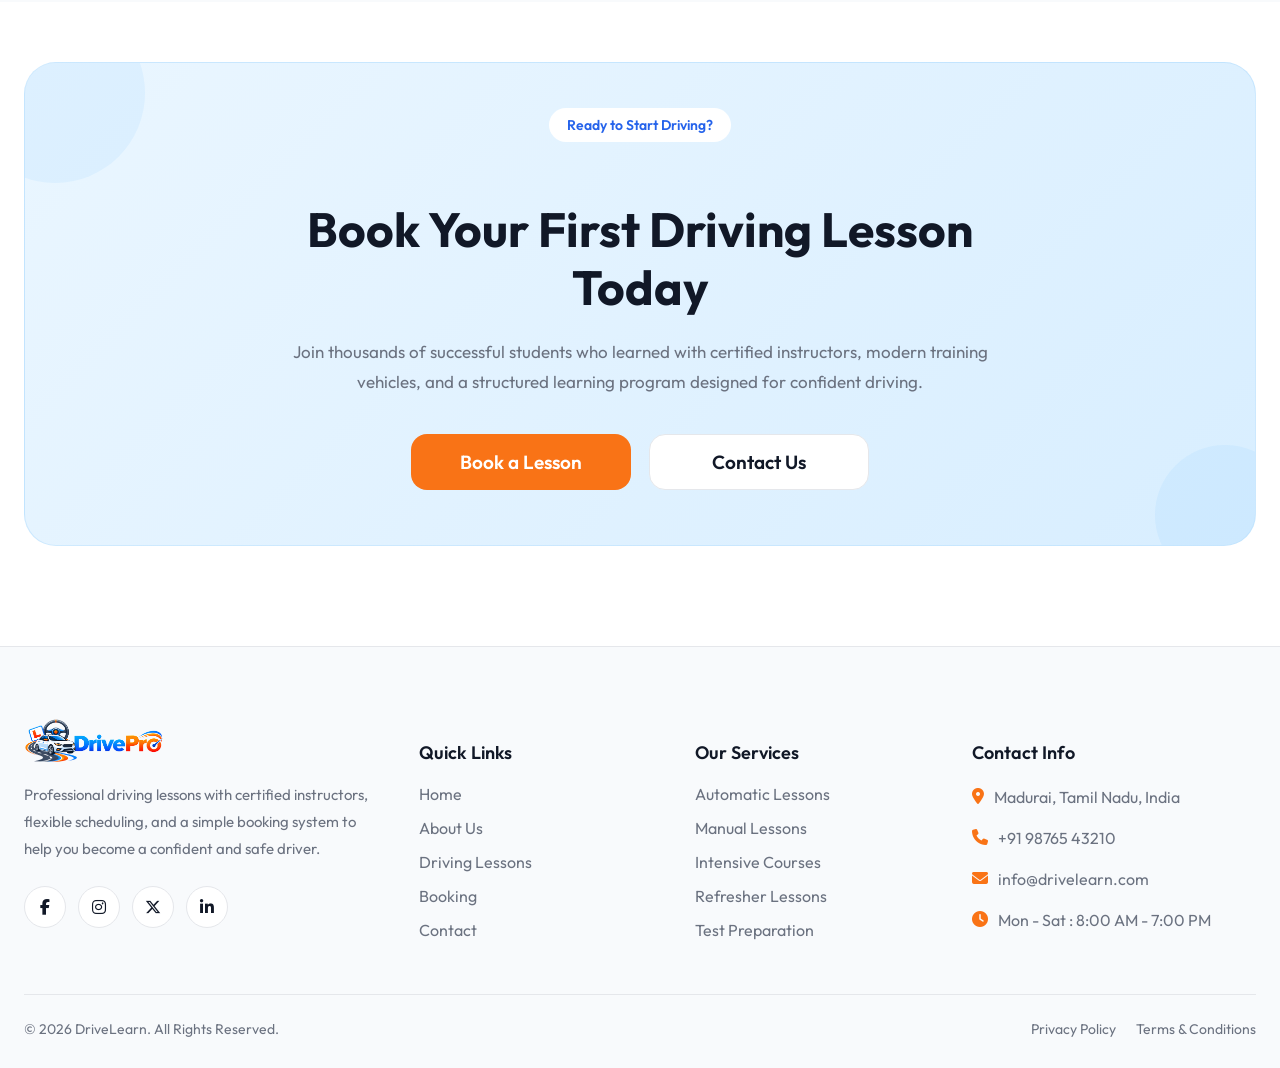
<file: home2.html>
<!DOCTYPE html>
<html lang="en">

<head>
    <meta charset="UTF-8">
    <meta name="viewport" content="width=device-width, initial-scale=1.0">

    <title>DriveLearn - Driving Instructor & Lesson Booking</title>

    <!-- Favicon -->
    <link rel="icon" type="image/png" href="images/logo.png">

    <!-- Google Fonts -->
    <link rel="preconnect" href="https://fonts.googleapis.com">
<link rel="preconnect" href="https://fonts.gstatic.com" crossorigin>
<link href="https://fonts.googleapis.com/css2?family=Inter:wght@400;500;600;700&family=Outfit:wght@500;600;700;800&display=swap" rel="stylesheet">
    <link rel="stylesheet" href="https://cdnjs.cloudflare.com/ajax/libs/font-awesome/6.7.2/css/all.min.css">
    <link rel="stylesheet" href="https://cdnjs.cloudflare.com/ajax/libs/font-awesome/6.7.2/css/all.min.css">

    <!-- Main CSS -->
    <link rel="stylesheet" href="css/style.css">

    <!-- Responsive CSS -->
    <link rel="stylesheet" href="css/responsive.css">
</head>

<body>

    <!-- ==================== HEADER START ==================== -->
<header class="header">

    <div class="container">

        <!--========== Logo ==========-->
        <a href="index.html" class="logo">
            <img src="images/logo.png" alt="DriveLearn">
        </a>

        <!--========== Navigation ==========-->
        <nav class="navbar" id="navbar">

            <ul class="nav-menu">

                <li class="dropdown">
                    <a href="#" class="nav-link active">
                        Home
                        <i class="fa-solid fa-chevron-down"></i>
                    </a>

                    <ul class="dropdown-menu">
                        <li><a href="index.html">Home 1</a></li>
                        <li><a href="home2.html">Home 2</a></li>
                    </ul>
                </li>

                <li>
                    <a href="about.html" class="nav-link">
                        About
                    </a>
                </li>

                <li>
                    <a href="lessons.html" class="nav-link">
                        Lessons
                    </a>
                </li>

                <li>
                    <a href="booking.html" class="nav-link">
                        Booking
                    </a>
                </li>

                <li>
                    <a href="contact.html" class="nav-link">
                        Contact
                    </a>
                </li>

            </ul>

            <!-- Mobile Buttons -->
            <div class="mobile-btn">

                <button class="theme-toggle" id="theme-toggle-mobile">
                    <i class="fa-solid fa-moon"></i>
                    <span>Dark Mode</span>
                </button>

                <button class="rtl-toggle" id="rtl-toggle-mobile">
                    <i class="fa-solid fa-right-left"></i>
                    <span>RTL / LTR</span>
                </button>

                <a href="dashboard.html" class="dashboard-btn">
                    Dashboard
                </a>

                <a href="login.html" class="login-btn">
                    Login
                </a>

            </div>

        </nav>

        <!-- Desktop Buttons -->
        <div class="desktop-btn">

            <button class="theme-toggle" id="theme-toggle">
                <i class="fa-solid fa-moon"></i>
            </button>

            <button class="rtl-toggle" id="rtl-toggle">
                <i class="fa-solid fa-right-left"></i>
            </button>

            <a href="dashboard.html" class="dashboard-btn">
                Dashboard
            </a>

            <a href="login.html" class="login-btn">
                Login
            </a>

        </div>

        <!-- Hamburger Menu -->
        <div class="menu-toggle" id="menu-toggle">
            <i class="fa-solid fa-bars"></i>
        </div>

    </div>

</header>
<!-- ==================== HEADER END ==================== -->
 <!-- ==================== HOME 2 HERO START ==================== -->
<section class="hero-two">

    <div class="container">

        <div class="hero-two-wrapper">

            <div class="hero-two-content">

                <span class="hero-two-badge">
                    <i class="fa-solid fa-car-side"></i>
                    Trusted Driving School
                </span>

                <h1>
                    Learn Smart, Drive
                    <span>With Confidence</span>
                </h1>

                <p>
                    Professional driving lessons with certified instructors,
                    modern training vehicles, and flexible schedules designed
                    for beginners and experienced drivers.
                </p>

                <div class="hero-two-buttons">

                    <a href="booking.html" class="btn btn-primary">
                        Book a Lesson
                    </a>

                    <a href="about.html" class="btn btn-outline">
                        Learn More
                    </a>

                </div>

                <div class="hero-two-stats">

                    <div class="hero-stat">
                        <h3>5,000+</h3>
                        <span>Students Trained</span>
                    </div>

                    <div class="hero-stat">
                        <h3>98%</h3>
                        <span>Pass Rate</span>
                    </div>

                    <div class="hero-stat">
                        <h3>12+</h3>
                        <span>Years Experience</span>
                    </div>

                </div>

            </div>

            <div class="hero-two-image">

                <div class="hero-image-box">

                    <img src="images/home2-hero.jpg" alt="Driving lesson with instructor">

                    <div class="hero-floating-card">
                        <i class="fa-solid fa-circle-check"></i>
                        <div>
                            <h4>Certified Instructors</h4>
                            <p>Professional Training</p>
                        </div>
                    </div>

                </div>

            </div>

        </div>

    </div>

</section>
<!-- ==================== HOME 2 HERO END ==================== -->
<!-- ==================== ABOUT DRIVING SCHOOL START ==================== -->
<section class="about-home-two section">

    <div class="container">

        <div class="about-two-wrapper">

            <!-- Left Image -->
            <div class="about-two-image">

                <div class="about-image-box">
                    <img src="images/about-1.jpg"
                         alt="Driving instructor teaching a student">

                    <div class="experience-card">
                        <h3>12+</h3>
                        <p>Years of Driving Excellence</p>
                    </div>
                </div>

            </div>

            <!-- Right Content -->
            <div class="about-two-content">

                <span class="section-subtitle">
                    About DriveLearn
                </span>

                <h2 class="section-title">
                    Professional Driving Education for Every Student
                </h2>

                <p class="section-description">
                    At DriveLearn, we believe that learning to drive should be
                    safe, practical, and confidence-building. Our certified
                    instructors provide personalized training using modern
                    dual-control vehicles, ensuring every student gains the
                    skills needed for lifelong safe driving.
                </p>

                <div class="about-two-features">

                    <div class="feature-item">
                        <i class="fa-solid fa-circle-check"></i>
                        <div>
                            <h4>Certified Driving Instructors</h4>
                            <p>Experienced trainers with professional teaching methods.</p>
                        </div>
                    </div>

                    <div class="feature-item">
                        <i class="fa-solid fa-car-side"></i>
                        <div>
                            <h4>Modern Dual-Control Vehicles</h4>
                            <p>Safe and well-maintained cars for comfortable learning.</p>
                        </div>
                    </div>

                    <div class="feature-item">
                        <i class="fa-solid fa-calendar-days"></i>
                        <div>
                            <h4>Flexible Lesson Scheduling</h4>
                            <p>Convenient timings for students, professionals, and beginners.</p>
                        </div>
                    </div>

                    <div class="feature-item">
                        <i class="fa-solid fa-award"></i>
                        <div>
                            <h4>High First-Time Pass Rate</h4>
                            <p>Comprehensive training focused on driving test success.</p>
                        </div>
                    </div>

                </div>

                <a href="about.html" class="btn btn-primary">
                    Learn More About Us
                </a>

            </div>

        </div>

    </div>

</section>
<!-- ==================== ABOUT DRIVING SCHOOL END ==================== -->
<!-- ==================== DRIVING PROGRAMS START ==================== -->
<section class="programs section">

    <div class="container">

        <div class="section-header">

            <span class="section-subtitle">
                Our Driving Programs
            </span>

            <h2 class="section-title">
                Choose the Right Program for Your Driving Goals
            </h2>

            <p class="section-description">
                Whether you are a complete beginner or preparing for your
                driving test, our structured programs are designed to help
                you become a safe and confident driver.
            </p>

        </div>

        <div class="programs-grid">

            <!-- Program 1 -->
            <div class="program-card">

                <div class="program-icon">
                    <i class="fa-solid fa-car"></i>
                </div>

                <h3>Beginner Driving Program</h3>

                <p>
                    Learn the fundamentals of driving, road safety, vehicle
                    control, and confidence-building techniques.
                </p>

                <ul class="program-features">
                    <li>Basic vehicle control</li>
                    <li>Traffic rules & road signs</li>
                    <li>Parking practice</li>
                </ul>

            </div>

            <!-- Program 2 -->
            <div class="program-card">

                <div class="program-icon">
                    <i class="fa-solid fa-gauge-high"></i>
                </div>

                <h3>Automatic Driving Lessons</h3>

                <p>
                    Ideal for learners who prefer automatic vehicles and want
                    a smooth and stress-free learning experience.
                </p>

                <ul class="program-features">
                    <li>Automatic vehicle training</li>
                    <li>City driving practice</li>
                    <li>Flexible lesson timings</li>
                </ul>

            </div>

            <!-- Program 3 -->
            <div class="program-card">

                <div class="program-icon">
                    <i class="fa-solid fa-gears"></i>
                </div>

                <h3>Manual Driving Lessons</h3>

                <p>
                    Master clutch control, gear shifting, hill starts, and
                    advanced manual driving techniques with expert guidance.
                </p>

                <ul class="program-features">
                    <li>Gear & clutch mastery</li>
                    <li>Highway driving practice</li>
                    <li>Advanced road handling</li>
                </ul>

            </div>

            <!-- Program 4 -->
            <div class="program-card">

                <div class="program-icon">
                    <i class="fa-solid fa-file-circle-check"></i>
                </div>

                <h3>Driving Test Preparation</h3>

                <p>
                    Prepare confidently for your driving exam with mock tests,
                    examiner-style assessments, and personalized feedback.
                </p>

                <ul class="program-features">
                    <li>Mock driving tests</li>
                    <li>Exam route practice</li>
                    <li>Final assessment sessions</li>
                </ul>

            </div>

        </div>

    </div>

</section>
<!-- ==================== DRIVING PROGRAMS END ==================== -->
<!-- ==================== WHY CHOOSE HOME 2 START ==================== -->
<section class="why-home-two section">

    <div class="container">

        <div class="why-two-wrapper">

            <!-- Left Content -->
            <div class="why-two-content">

                <span class="section-subtitle">
                    Why Choose Us
                </span>

                <h2 class="section-title">
                    Why Students Trust DriveLearn
                </h2>

                <p class="section-description">
                    We combine professional instruction, modern training
                    vehicles, and personalized learning methods to help every
                    student become a confident and responsible driver.
                </p>

                <div class="why-two-features">

                    <div class="why-feature-item">
                        <i class="fa-solid fa-user-check"></i>
                        <div>
                            <h4>Certified Instructors</h4>
                            <p>Experienced professionals with proven teaching.</p>
                        </div>
                    </div>

                    <div class="why-feature-item">
                        <i class="fa-solid fa-shield-halved"></i>
                        <div>
                            <h4>Dual-Control</h4>
                            <p>Safe training cars designed for learner confidence.</p>
                        </div>
                    </div>

                    <div class="why-feature-item">
                        <i class="fa-solid fa-calendar-days"></i>
                        <div>
                            <h4>Flexible Schedules</h4>
                            <p>Morning, evening, and weekend lessons available.</p>
                        </div>
                    </div>

                    <div class="why-feature-item">
                        <i class="fa-solid fa-award"></i>
                        <div>
                            <h4>High Pass Success</h4>
                            <p>Structured training focused on first-time test success.</p>
                        </div>
                    </div>

                    <div class="why-feature-item">
                        <i class="fa-solid fa-route"></i>
                        <div>
                            <h4>Real Road Practice</h4>
                            <p>Hands-on driving experience in city highway.</p>
                        </div>
                    </div>

                    <div class="why-feature-item">
                        <i class="fa-solid fa-heart"></i>
                        <div>
                            <h4>Patient Guidance</h4>
                            <p>Supportive instructors who help reduce driving anxiety.</p>
                        </div>
                    </div>

                </div>

            </div>

            <!-- Right Image -->
            <div class="why-two-image">

                <div class="why-image-box">

                    <img src="images/why-drivelearn.jpg"
                         alt="Student learning to drive with instructor">

                    <div class="why-floating-card">
                        <h3>98%</h3>
                        <p>Student Satisfaction Rate</p>
                    </div>

                </div>

            </div>

        </div>

    </div>

</section>
<!-- ==================== WHY CHOOSE HOME 2 END ==================== -->
 <!-- ==================== PRICING START ==================== -->
<section class="home2-pricing section">

    <div class="container">

        <div class="section-header">

            <span class="section-subtitle">
                Lesson Packages
            </span>

            <h2 class="section-title">
                Affordable Driving Lessons for Every Learner
            </h2>

            <p class="section-description">
                Choose the package that fits your experience level and learning
                goals. Flexible scheduling and professional instruction are
                included in every package.
            </p>

        </div>

        <div class="home2-pricing-grid">

            <!-- Starter Package -->
            <div class="home2-pricing-card">

                <h3>Starter</h3>

                <div class="home2-price">
                    <span class="currency">₹</span>
                    <span class="amount">2,999</span>
                </div>

                <p class="home2-package-desc">
                    Perfect for beginners starting their driving journey.
                </p>

                <ul class="home2-pricing-features">
                    <li><i class="fa-solid fa-check"></i> 5 Driving Lessons</li>
                    <li><i class="fa-solid fa-check"></i> Certified Instructor</li>
                    <li><i class="fa-solid fa-check"></i> Flexible Scheduling</li>
                    <li><i class="fa-solid fa-check"></i> Basic Road Practice</li>
                </ul>

                <a href="booking.html" class="pricing-btn">
                    Book Now
                </a>

            </div>

            <!-- Standard Package -->
            <div class="home2-pricing-card featured">

                <div class="home2-pricing-badge">
                    Most Popular
                </div>

                <h3>Standard</h3>

                <div class="home2-price">
                    <span class="currency">₹</span>
                    <span class="amount">5,499</span>
                </div>

                <p class="home2-package-desc">
                    Ideal for learners preparing for their driving test.
                </p>

                <ul class="home2-pricing-features">
                    <li><i class="fa-solid fa-check"></i> 10 Driving Lessons</li>
                    <li><i class="fa-solid fa-check"></i> Mock Driving Test</li>
                    <li><i class="fa-solid fa-check"></i> Personalized Feedback</li>
                    <li><i class="fa-solid fa-check"></i> Test Preparation Support</li>
                </ul>

                <a href="booking.html" class="pricing-btn">
                    Book Now
                </a>

            </div>

            <!-- Intensive Package -->
            <div class="home2-pricing-card">

                <h3>Intensive</h3>

                <div class="home-2price">
                    <span class="currency">₹</span>
                    <span class="amount">8,999</span>
                </div>

                <p class="home2-package-desc">
                    Fast-track training for quick and confident test success.
                </p>

                <ul class="home2-pricing-features">
                    <li><i class="fa-solid fa-check"></i> 15 Driving Lessons</li>
                    <li><i class="fa-solid fa-check"></i> Priority Booking</li>
                    <li><i class="fa-solid fa-check"></i> Advanced Road Training</li>
                    <li><i class="fa-solid fa-check"></i> Complete Test Preparation</li>
                </ul>

                <a href="booking.html" class="pricing-btn">
                    Book Now
                </a>

            </div>

        </div>

    </div>

</section>
<!-- ==================== PRICING END ==================== -->
<!-- ==================== LEARNING JOURNEY START ==================== -->
<section class="journey section">

    <div class="container">

        <div class="journey-wrapper">

            <!-- Left Content -->
            <div class="journey-content">

                <span class="section-subtitle">
                    Your Learning Journey
                </span>

                <h2 class="section-title">
                    From Your First Lesson to Your Driving License
                </h2>

                <p class="section-description">
                    Our step-by-step training approach ensures that every
                    student learns with confidence, practices safely, and
                    becomes fully prepared for the driving test.
                </p>

                <div class="journey-timeline">

                    <div class="journey-step">
                        <div class="step-number">01</div>
                        <div class="step-content">
                            <h4>Book Your Lesson</h4>
                            <p>
                                Choose your preferred driving program and
                                schedule lessons at a convenient time.
                            </p>
                        </div>
                    </div>

                    <div class="journey-step">
                        <div class="step-number">02</div>
                        <div class="step-content">
                            <h4>Meet Your Instructor</h4>
                            <p>
                                Learn with certified instructors who provide
                                personalized guidance and practical training.
                            </p>
                        </div>
                    </div>

                    <div class="journey-step">
                        <div class="step-number">03</div>
                        <div class="step-content">
                            <h4>Practice with Confidence</h4>
                            <p>
                                Master parking, traffic rules, city driving,
                                highway driving, and defensive driving skills.
                            </p>
                        </div>
                    </div>

                    <div class="journey-step">
                        <div class="step-number">04</div>
                        <div class="step-content">
                            <h4>Pass Your Driving Test</h4>
                            <p>
                                Complete mock tests, receive expert feedback,
                                and confidently pass your driving examination.
                            </p>
                        </div>
                    </div>

                </div>

            </div>

            <!-- Right Image -->
            <div class="journey-image">

                <div class="journey-image-box">

                    <img src="images/learning-journey.jpg"
                         alt="Driving instructor teaching a student">

                    <div class="journey-floating-card">
                        <h3>4 Easy Steps</h3>
                        <p>A structured learning path from beginner to licensed driver.</p>
                    </div>

                </div>

            </div>

        </div>

    </div>

</section>
<!-- ==================== LEARNING JOURNEY END ==================== -->

<!-- ==================== FAQ START ==================== -->
<section class="faq section">

    <div class="container">

        <div class="section-header">

            <span class="section-subtitle">
                Frequently Asked Questions
            </span>

            <h2 class="section-title">
                Everything You Need to Know Before You Start
            </h2>

            <p class="section-description">
                Find answers to the most common questions about our driving
                lessons, schedules, training programs, and test preparation.
            </p>

        </div>

        <div class="faq-wrapper">

            <!-- FAQ Item 1 -->
            <div class="faq-item">

                <button class="faq-question">
                    <span>How many driving lessons do I need?</span>
                    <i class="fa-solid fa-plus"></i>
                </button>

                <div class="faq-answer">
                    <p>
                        The number of lessons depends on your experience level.
                        Most beginners require between 15 and 25 lessons to
                        become confident and test-ready.
                    </p>
                </div>

            </div>

            <!-- FAQ Item 2 -->
            <div class="faq-item">

                <button class="faq-question">
                    <span>Can I choose between manual and automatic training?</span>
                    <i class="fa-solid fa-plus"></i>
                </button>

                <div class="faq-answer">
                    <p>
                        Yes. We offer both manual and automatic driving lessons,
                        and you can choose the program that best suits your
                        learning goals.
                    </p>
                </div>

            </div>

            <!-- FAQ Item 3 -->
            <div class="faq-item">

                <button class="faq-question">
                    <span>Do I need a learner’s license before joining?</span>
                    <i class="fa-solid fa-plus"></i>
                </button>

                <div class="faq-answer">
                    <p>
                        A learner’s license is recommended before starting
                        practical road lessons. Our team can also guide you
                        through the application process.
                    </p>
                </div>

            </div>

            <!-- FAQ Item 4 -->
            <div class="faq-item">

                <button class="faq-question">
                    <span>Are weekend and evening classes available?</span>
                    <i class="fa-solid fa-plus"></i>
                </button>

                <div class="faq-answer">
                    <p>
                        Yes. We provide flexible lesson schedules, including
                        morning, evening, and weekend sessions for students
                        and working professionals.
                    </p>
                </div>

            </div>

            <!-- FAQ Item 5 -->
            <div class="faq-item">

                <button class="faq-question">
                    <span>What happens if I miss a scheduled lesson?</span>
                    <i class="fa-solid fa-plus"></i>
                </button>

                <div class="faq-answer">
                    <p>
                        You can reschedule your lesson by informing us in
                        advance. We try our best to provide an alternative
                        slot that fits your availability.
                    </p>
                </div>

            </div>

            <!-- FAQ Item 6 -->
            <div class="faq-item">

                <button class="faq-question">
                    <span>Will you help me prepare for the driving test?</span>
                    <i class="fa-solid fa-plus"></i>
                </button>

                <div class="faq-answer">
                    <p>
                        Absolutely. Our driving test preparation program
                        includes mock tests, examiner-style assessments,
                        and personalized feedback to improve your chances
                        of passing on the first attempt.
                    </p>
                </div>

            </div>

        </div>

    </div>

</section>
<!-- ==================== FAQ END ==================== -->
<!-- ==================== HOME 2 CTA START ==================== -->
<section class="cta-home-two">

    <div class="container">

        <div class="cta-two-box">

            <div class="cta-two-content">

                <span class="cta-two-subtitle">
                    Ready to Start Driving?
                </span>

                <h2>
                    Book Your First Driving Lesson Today
                </h2>

                <p>
                    Join thousands of successful students who learned with
                    certified instructors, modern training vehicles, and a
                    structured learning program designed for confident driving.
                </p>

            </div>

            <div class="cta-two-buttons">

                <a href="booking.html" class="btn btn-primary">
                    Book a Lesson
                </a>

                <a href="contact.html" class="btn btn-outline">
                    Contact Us
                </a>

            </div>

        </div>

    </div>

</section>
<!-- ==================== HOME 2 CTA END ==================== -->





















<!-- ==================== FOOTER START ==================== -->
<footer class="footer">

    <div class="container">

        <div class="footer-grid">

            <!-- About -->
            <div class="footer-about">

                <a href="index.html" class="footer-logo">
                    <img src="images/logo.png" alt="DriveLearn Logo">
                </a>

                <p>
                    Professional driving lessons with certified instructors,
                    flexible scheduling, and a simple booking system to help
                    you become a confident and safe driver.
                </p>

                <div class="footer-social">
                    <a href="#"><i class="fab fa-facebook-f"></i></a>
                    <a href="#"><i class="fab fa-instagram"></i></a>
                    <a href="#"><i class="fab fa-x-twitter"></i></a>
                    <a href="#"><i class="fab fa-linkedin-in"></i></a>
                </div>

            </div>

            <!-- Quick Links -->
            <div class="footer-links">

                <h4>Quick Links</h4>

                <ul>
                    <li><a href="index.html">Home</a></li>
                    <li><a href="about.html">About Us</a></li>
                    <li><a href="lessons.html">Driving Lessons</a></li>
                    <li><a href="booking.html">Booking</a></li>
                    <li><a href="contact.html">Contact</a></li>
                </ul>

            </div>

            <!-- Services -->
            <div class="footer-services">

                <h4>Our Services</h4>

                <ul>
                    <li><a href="#">Automatic Lessons</a></li>
                    <li><a href="#">Manual Lessons</a></li>
                    <li><a href="#">Intensive Courses</a></li>
                    <li><a href="#">Refresher Lessons</a></li>
                    <li><a href="#">Test Preparation</a></li>
                </ul>

            </div>

            <!-- Contact -->
            <div class="footer-contact">

                <h4>Contact Info</h4>

                <ul>

                    <li>
                        <i class="fas fa-location-dot"></i>
                        Madurai, Tamil Nadu, India
                    </li>

                    <li>
                        <i class="fas fa-phone"></i>
                        +91 98765 43210
                    </li>

                    <li>
                        <i class="fas fa-envelope"></i>
                        info@drivelearn.com
                    </li>

                    <li>
                        <i class="fas fa-clock"></i>
                        Mon - Sat : 8:00 AM - 7:00 PM
                    </li>

                </ul>

            </div>

        </div>
        <!-- Footer Bottom -->
        <div class="footer-divider"></div>

        <div class="footer-bottom">

            <p>
                © 2026 DriveLearn. All Rights Reserved.
            </p>

            <div class="footer-bottom-links">
                <a href="#">Privacy Policy</a>
                <a href="#">Terms & Conditions</a>
            </div>

        </div>

    </div>

</footer>
<!-- ==================== FOOTER END ==================== -->



<!-- Scroll to Top Button -->
<button id="scrollTopBtn" class="scroll-top-btn">
    <i class="fa-solid fa-arrow-up"></i>
</button>

<script src="js/script.js"></script>
</body>
</html>
</file>
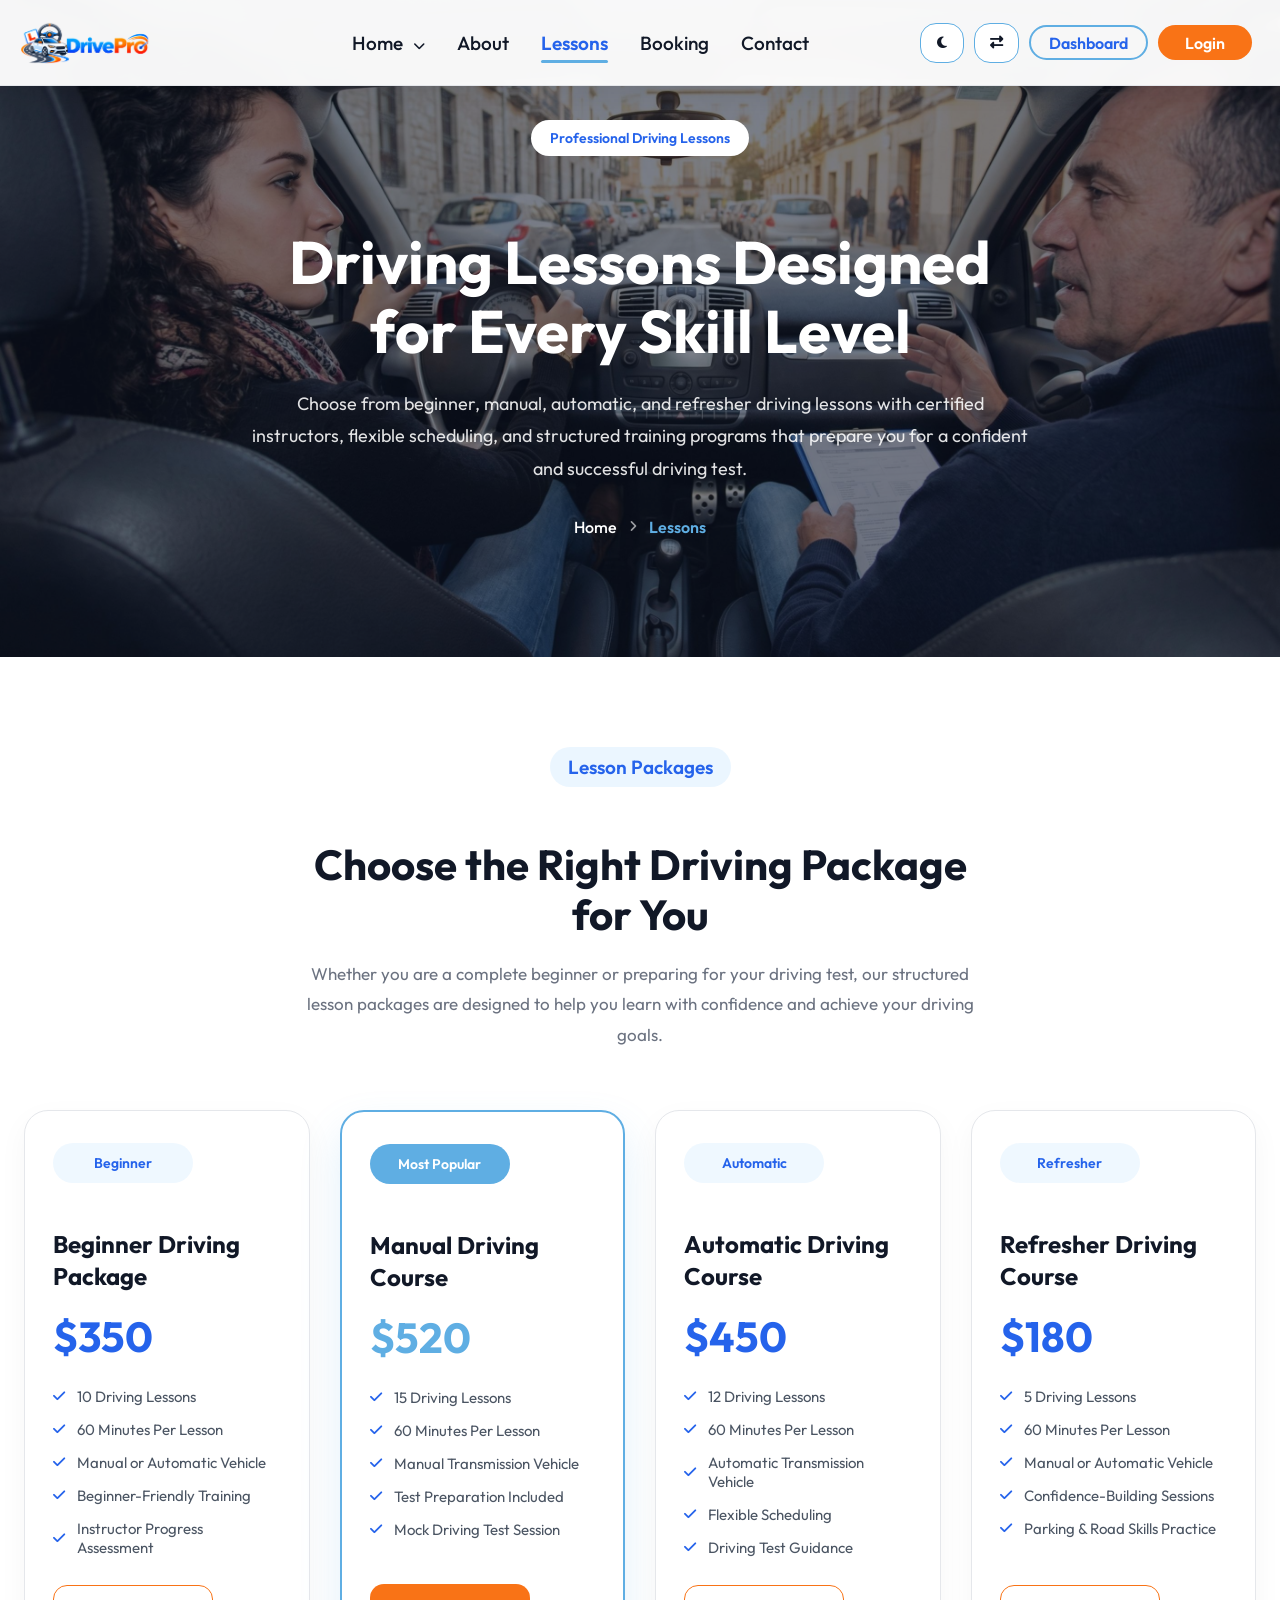
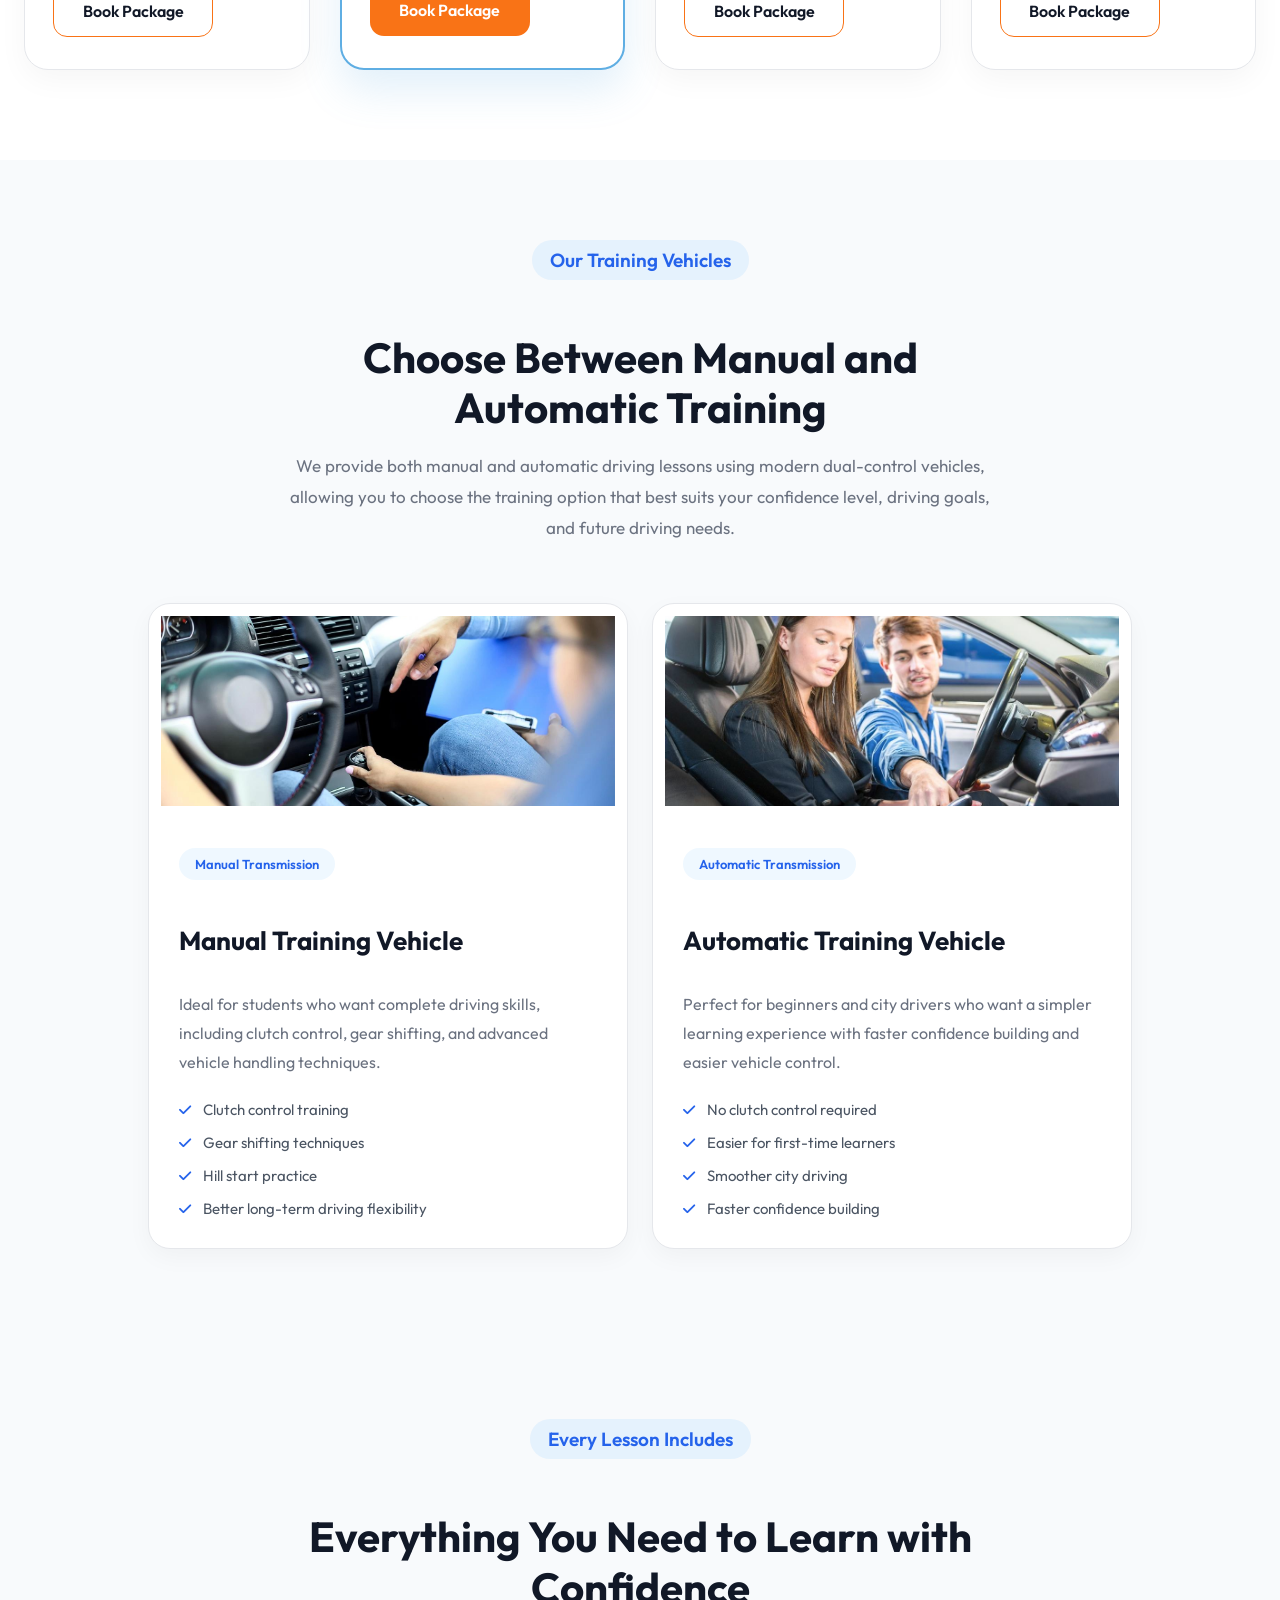
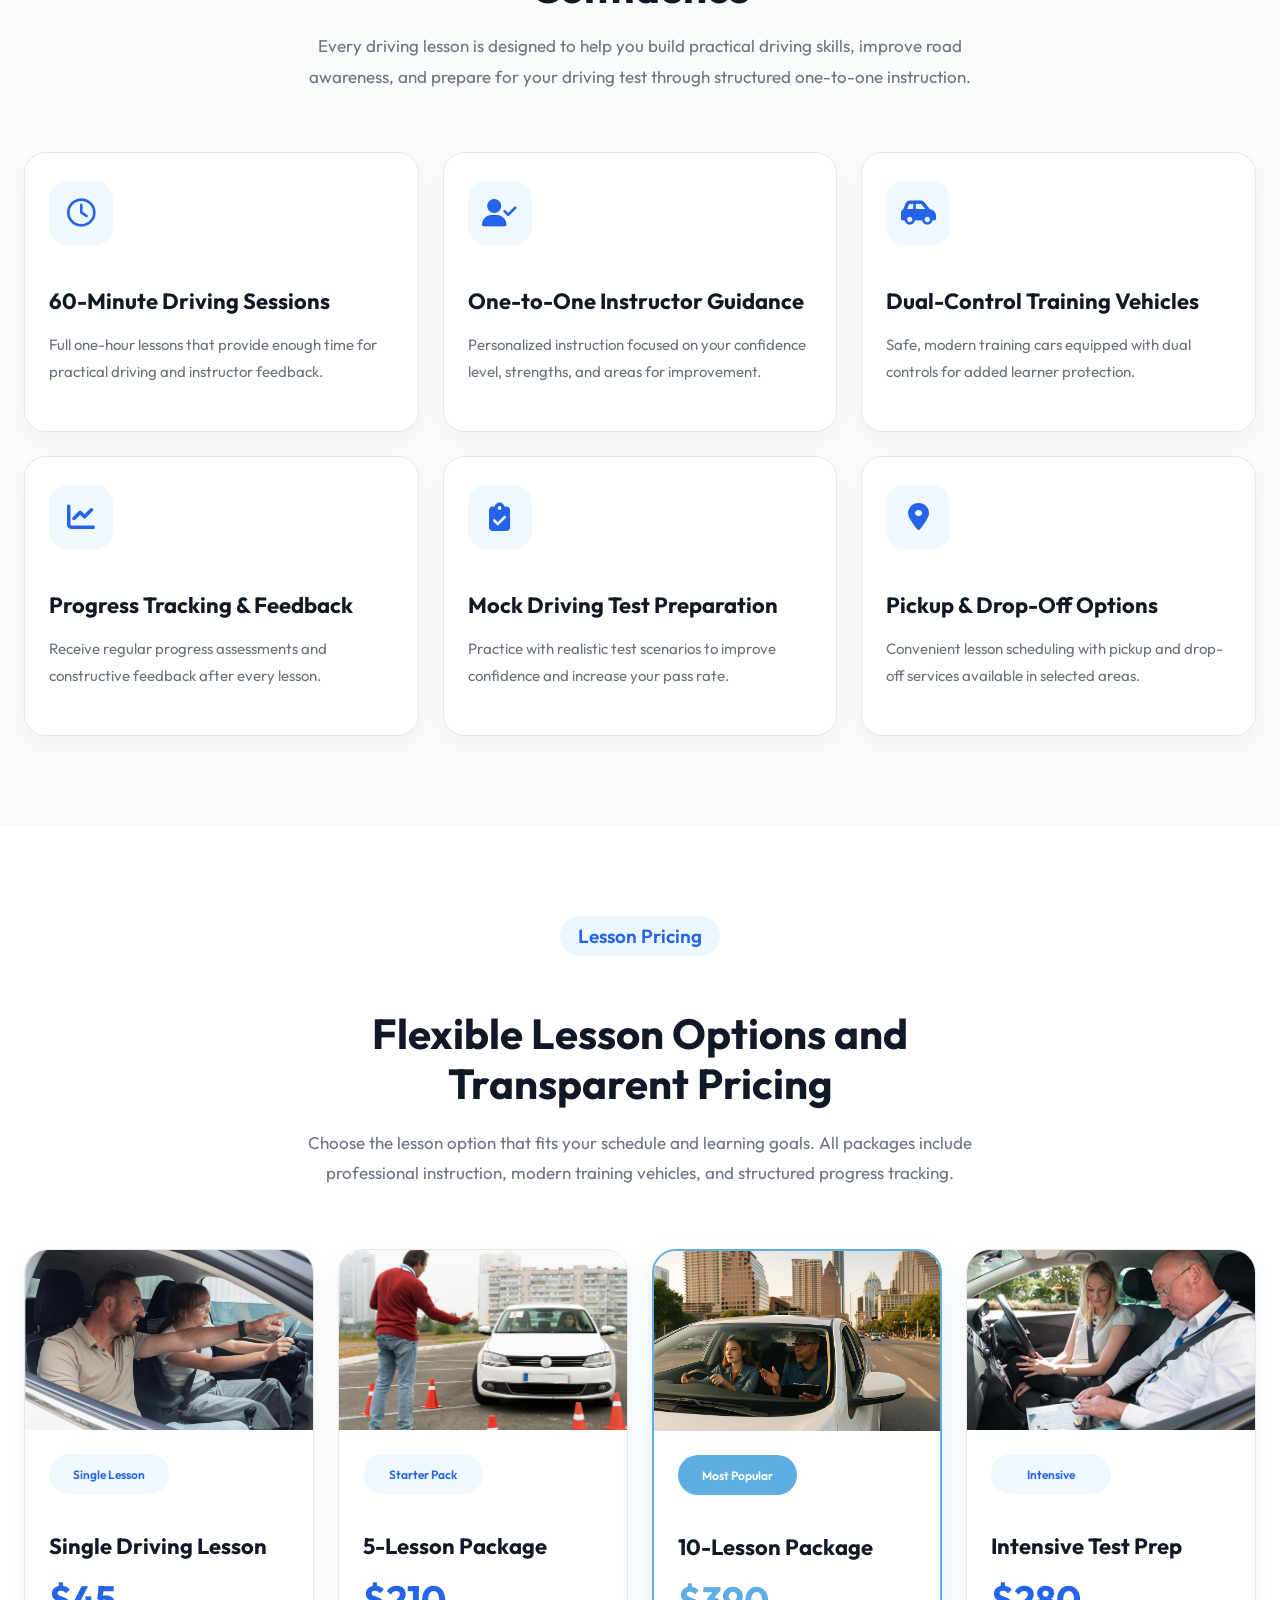
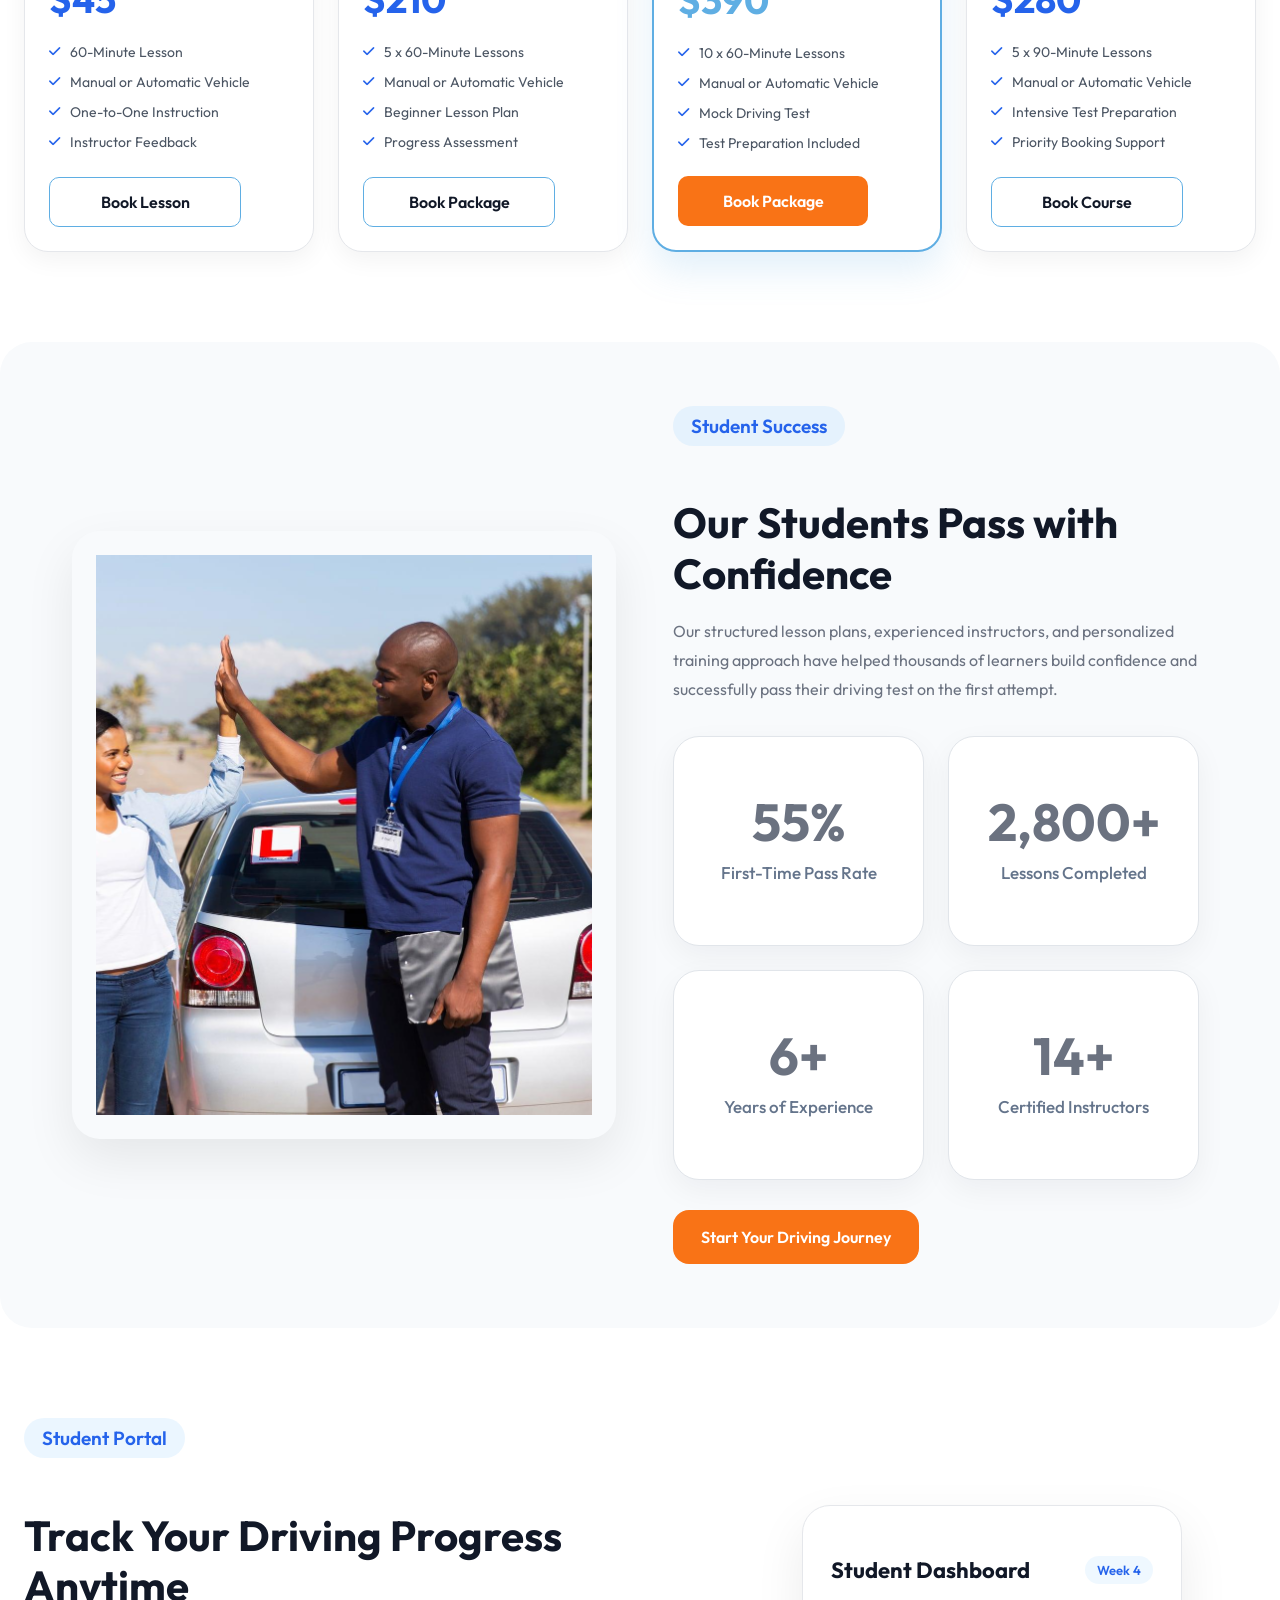
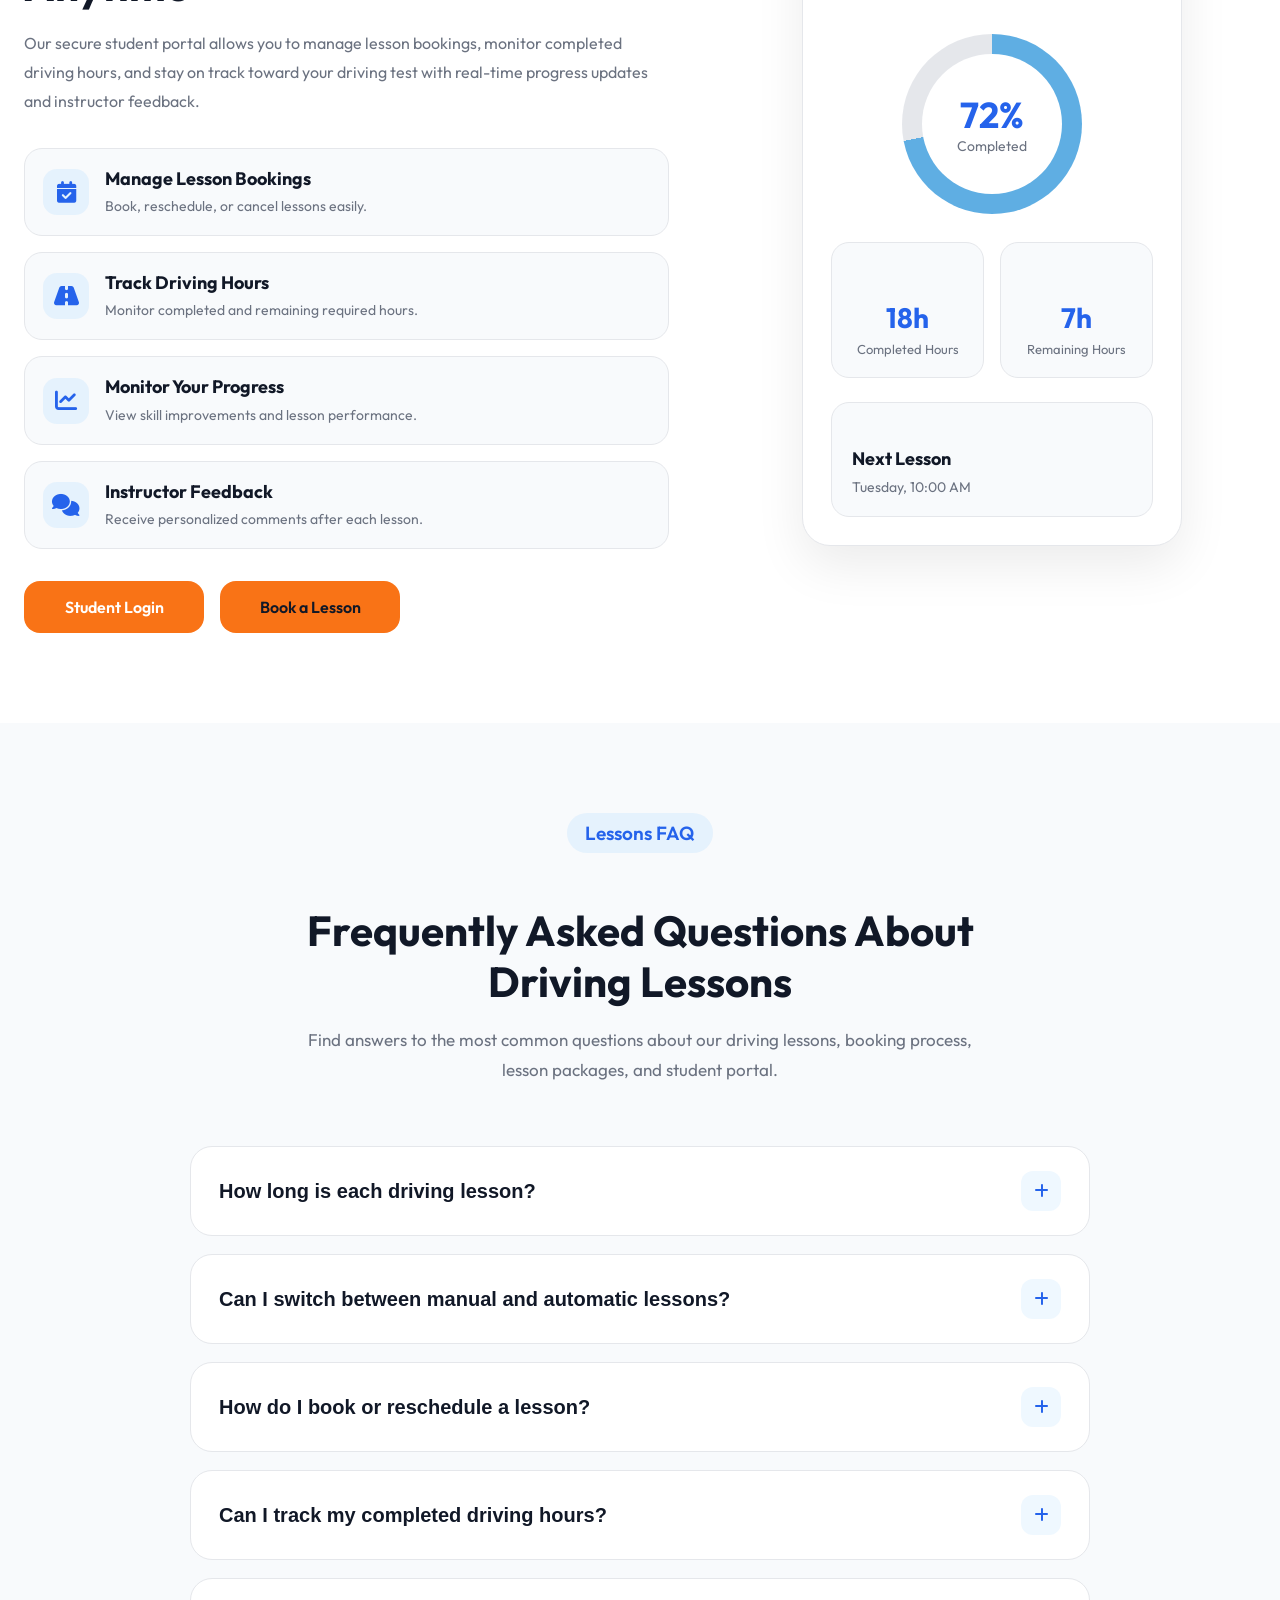
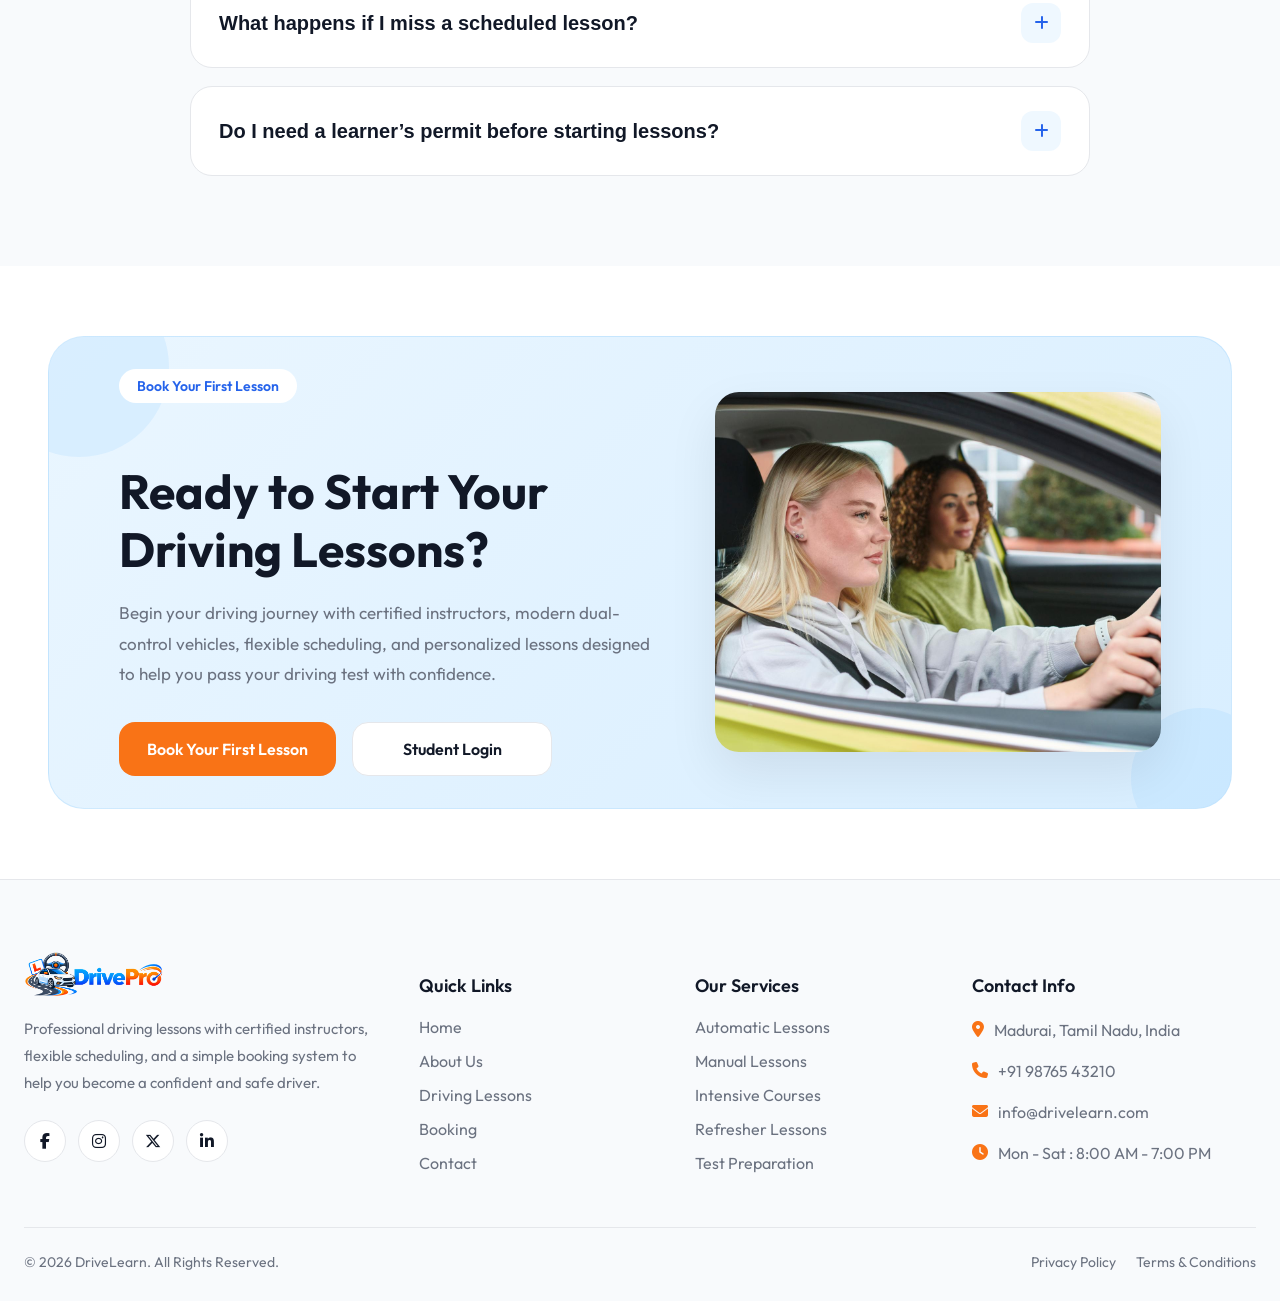
<file: lessons.html>
<!DOCTYPE html>
<html lang="en">

<head>
    <meta charset="UTF-8">
    <meta name="viewport" content="width=device-width, initial-scale=1.0">

    <title>DriveLearn - Driving Instructor & Lesson Booking</title>

    <!-- Favicon -->
    <link rel="icon" type="image/png" href="images/logo.png">

    <!-- Google Fonts -->
    <link rel="preconnect" href="https://fonts.googleapis.com">
<link rel="preconnect" href="https://fonts.gstatic.com" crossorigin>
<link href="https://fonts.googleapis.com/css2?family=Inter:wght@400;500;600;700&family=Outfit:wght@500;600;700;800&display=swap" rel="stylesheet">
    <link rel="stylesheet" href="https://cdnjs.cloudflare.com/ajax/libs/font-awesome/6.7.2/css/all.min.css">
    <link rel="stylesheet" href="https://cdnjs.cloudflare.com/ajax/libs/font-awesome/6.7.2/css/all.min.css">

    <!-- Main CSS -->
    <link rel="stylesheet" href="css/style.css">

    <!-- Responsive CSS -->
    <link rel="stylesheet" href="css/responsive.css">
</head>

<body>

    <!-- ==================== HEADER START ==================== -->
<header class="header">

    <div class="container">

        <!--========== Logo ==========-->
        <a href="index.html" class="logo">
            <img src="images/logo.png" alt="DriveLearn">
        </a>

        <!--========== Navigation ==========-->
        <nav class="navbar" id="navbar">

            <ul class="nav-menu">

                <li class="dropdown">
                    <a href="#" class="nav-link">
                        Home
                        <i class="fa-solid fa-chevron-down"></i>
                    </a>

                    <ul class="dropdown-menu">
                        <li><a href="index.html">Home 1</a></li>
                        <li><a href="home2.html">Home 2</a></li>
                    </ul>
                </li>

                <li>
                    <a href="about.html" class="nav-link">
                        About
                    </a>
                </li>

                <li>
                    <a href="lessons.html" class="nav-link active">
                        Lessons
                    </a>
                </li>

                <li>
                    <a href="booking.html" class="nav-link">
                        Booking
                    </a>
                </li>

                <li>
                    <a href="contact.html" class="nav-link">
                        Contact
                    </a>
                </li>

            </ul>

            <!-- Mobile Buttons -->
            <div class="mobile-btn">

                <button class="theme-toggle" id="theme-toggle-mobile">
                    <i class="fa-solid fa-moon"></i>
                    <span>Dark Mode</span>
                </button>

                <button class="rtl-toggle" id="rtl-toggle-mobile">
                    <i class="fa-solid fa-right-left"></i>
                    <span>RTL / LTR</span>
                </button>

                <a href="dashboard.html" class="dashboard-btn">
                    Dashboard
                </a>

                <a href="login.html" class="login-btn">
                    Login
                </a>

            </div>

        </nav>

        <!-- Desktop Buttons -->
        <div class="desktop-btn">

            <button class="theme-toggle" id="theme-toggle">
                <i class="fa-solid fa-moon"></i>
            </button>

            <button class="rtl-toggle" id="rtl-toggle">
                <i class="fa-solid fa-right-left"></i>
            </button>

            <a href="dashboard.html" class="dashboard-btn">
                Dashboard
            </a>

            <a href="login.html" class="login-btn">
                Login
            </a>

        </div>

        <!-- Hamburger Menu -->
        <div class="menu-toggle" id="menu-toggle">
            <i class="fa-solid fa-bars"></i>
        </div>

    </div>

</header>
<!-- ==================== HEADER END ==================== -->
<!-- ==================== LESSONS BANNER START ==================== -->
<section class="page-banner lessons-banner">

    <div class="banner-overlay"></div>

    <div class="container">

        <div class="banner-content">

            <span class="banner-subtitle">
                Professional Driving Lessons
            </span>

            <h1>
                Driving Lessons Designed for Every Skill Level
            </h1>

            <p>
                Choose from beginner, manual, automatic, and refresher driving
                lessons with certified instructors, flexible scheduling, and
                structured training programs that prepare you for a confident
                and successful driving test.
            </p>

            <div class="breadcrumb">
                <a href="index.html">Home</a>
                <i class="fa-solid fa-angle-right"></i>
                <span>Lessons</span>
            </div>

        </div>

    </div>

</section>
<!-- ==================== LESSONS BANNER END ==================== -->

<!-- ==================== LESSON PACKAGES START ==================== -->
<section class="lesson-packages section">

    <div class="container">

        <div class="section-header">

            <span class="section-subtitle">
                Lesson Packages
            </span>

            <h2 class="section-title">
                Choose the Right Driving Package for You
            </h2>

            <p class="section-description">
                Whether you are a complete beginner or preparing for your
                driving test, our structured lesson packages are designed to
                help you learn with confidence and achieve your driving goals.
            </p>

        </div>

        <div class="packages-grid">

            <!-- Package 1 -->
            <div class="package-card">

                <div class="package-badge">
                    Beginner
                </div>

                <h3>Beginner Driving Package</h3>

                <div class="package-price">
                    $350
                </div>

                <ul class="package-features">
                    <li><i class="fa-solid fa-check"></i> 10 Driving Lessons</li>
                    <li><i class="fa-solid fa-check"></i> 60 Minutes Per Lesson</li>
                    <li><i class="fa-solid fa-check"></i> Manual or Automatic Vehicle</li>
                    <li><i class="fa-solid fa-check"></i> Beginner-Friendly Training</li>
                    <li><i class="fa-solid fa-check"></i> Instructor Progress Assessment</li>
                </ul>

                <a href="booking.html" class="btn btn-outline">
                    Book Package
                </a>

            </div>

            <!-- Package 2 -->
            <div class="package-card featured">

                <div class="package-badge">
                    Most Popular
                </div>

                <h3>Manual Driving Course</h3>

                <div class="package-price">
                    $520
                </div>

                <ul class="package-features">
                    <li><i class="fa-solid fa-check"></i> 15 Driving Lessons</li>
                    <li><i class="fa-solid fa-check"></i> 60 Minutes Per Lesson</li>
                    <li><i class="fa-solid fa-check"></i> Manual Transmission Vehicle</li>
                    <li><i class="fa-solid fa-check"></i> Test Preparation Included</li>
                    <li><i class="fa-solid fa-check"></i> Mock Driving Test Session</li>
                </ul>

                <a href="booking.html" class="btn btn-primary">
                    Book Package
                </a>

            </div>

            <!-- Package 3 -->
            <div class="package-card">

                <div class="package-badge">
                    Automatic
                </div>

                <h3>Automatic Driving Course</h3>

                <div class="package-price">
                    $450
                </div>

                <ul class="package-features">
                    <li><i class="fa-solid fa-check"></i> 12 Driving Lessons</li>
                    <li><i class="fa-solid fa-check"></i> 60 Minutes Per Lesson</li>
                    <li><i class="fa-solid fa-check"></i> Automatic Transmission Vehicle</li>
                    <li><i class="fa-solid fa-check"></i> Flexible Scheduling</li>
                    <li><i class="fa-solid fa-check"></i> Driving Test Guidance</li>
                </ul>

                <a href="booking.html" class="btn btn-outline">
                    Book Package
                </a>

            </div>

            <!-- Package 4 -->
            <div class="package-card">

                <div class="package-badge">
                    Refresher
                </div>

                <h3>Refresher Driving Course</h3>

                <div class="package-price">
                    $180
                </div>

                <ul class="package-features">
                    <li><i class="fa-solid fa-check"></i> 5 Driving Lessons</li>
                    <li><i class="fa-solid fa-check"></i> 60 Minutes Per Lesson</li>
                    <li><i class="fa-solid fa-check"></i> Manual or Automatic Vehicle</li>
                    <li><i class="fa-solid fa-check"></i> Confidence-Building Sessions</li>
                    <li><i class="fa-solid fa-check"></i> Parking & Road Skills Practice</li>
                </ul>

                <a href="booking.html" class="btn btn-outline">
                    Book Package
                </a>

            </div>

        </div>

    </div>

</section>
<!-- ==================== LESSON PACKAGES END ==================== -->

<!-- ==================== VEHICLE TYPES START ==================== -->
<section class="vehicle-types section">

    <div class="container">

        <div class="section-header">

            <span class="section-subtitle">
                Our Training Vehicles
            </span>

            <h2 class="section-title">
                Choose Between Manual and Automatic Training
            </h2>

            <p class="section-description">
                We provide both manual and automatic driving lessons using
                modern dual-control vehicles, allowing you to choose the
                training option that best suits your confidence level,
                driving goals, and future driving needs.
            </p>

        </div>

        <div class="vehicle-grid">

            <!-- Manual Vehicle -->
            <div class="vehicle-card">

                <div class="vehicle-image">
                    <img src="images/vehicle1.jpg"
                         alt="Manual training vehicle">
                </div>

                <div class="vehicle-content">

                    <span class="vehicle-badge">
                        Manual Transmission
                    </span>

                    <h3>Manual Training Vehicle</h3>

                    <p>
                        Ideal for students who want complete driving skills,
                        including clutch control, gear shifting, and advanced
                        vehicle handling techniques.
                    </p>

                    <ul class="vehicle-features">
                        <li><i class="fa-solid fa-check"></i> Clutch control training</li>
                        <li><i class="fa-solid fa-check"></i> Gear shifting techniques</li>
                        <li><i class="fa-solid fa-check"></i> Hill start practice</li>
                        <li><i class="fa-solid fa-check"></i> Better long-term driving flexibility</li>
                    </ul>

                </div>

            </div>

            <!-- Automatic Vehicle -->
            <div class="vehicle-card">

                <div class="vehicle-image">
                    <img src="images/vehicle2.jpg"
                         alt="Automatic training vehicle">
                </div>

                <div class="vehicle-content">

                    <span class="vehicle-badge">
                        Automatic Transmission
                    </span>

                    <h3>Automatic Training Vehicle</h3>

                    <p>
                        Perfect for beginners and city drivers who want a
                        simpler learning experience with faster confidence
                        building and easier vehicle control.
                    </p>

                    <ul class="vehicle-features">
                        <li><i class="fa-solid fa-check"></i> No clutch control required</li>
                        <li><i class="fa-solid fa-check"></i> Easier for first-time learners</li>
                        <li><i class="fa-solid fa-check"></i> Smoother city driving</li>
                        <li><i class="fa-solid fa-check"></i> Faster confidence building</li>
                    </ul>

                </div>

            </div>

        </div>

    </div>

</section>
<!-- ==================== VEHICLE TYPES END ==================== -->
<!-- ==================== LESSON FEATURES START ==================== -->
<section class="lesson-features section">

    <div class="container">

        <div class="section-header">

            <span class="section-subtitle">
                Every Lesson Includes
            </span>

            <h2 class="section-title">
                Everything You Need to Learn with Confidence
            </h2>

            <p class="section-description">
                Every driving lesson is designed to help you build practical
                driving skills, improve road awareness, and prepare for your
                driving test through structured one-to-one instruction.
            </p>

        </div>

        <div class="lesson-features-grid">

            <!-- Feature 1 -->
            <div class="lesson-feature-card">

                <div class="lesson-feature-icon">
                    <i class="fa-regular fa-clock"></i>
                </div>

                <h3>60-Minute Driving Sessions</h3>

                <p>
                    Full one-hour lessons that provide enough time
                    for practical driving and instructor feedback.
                </p>

            </div>

            <!-- Feature 2 -->
            <div class="lesson-feature-card">

                <div class="lesson-feature-icon">
                    <i class="fa-solid fa-user-check"></i>
                </div>

                <h3>One-to-One Instructor Guidance</h3>

                <p>
                    Personalized instruction focused on your
                    confidence level, strengths, and areas for improvement.
                </p>

            </div>

            <!-- Feature 3 -->
            <div class="lesson-feature-card">

                <div class="lesson-feature-icon">
                    <i class="fa-solid fa-car-side"></i>
                </div>

                <h3>Dual-Control Training Vehicles</h3>

                <p>
                    Safe, modern training cars equipped with
                    dual controls for added learner protection.
                </p>

            </div>

            <!-- Feature 4 -->
            <div class="lesson-feature-card">

                <div class="lesson-feature-icon">
                    <i class="fa-solid fa-chart-line"></i>
                </div>

                <h3>Progress Tracking & Feedback</h3>

                <p>
                    Receive regular progress assessments and
                    constructive feedback after every lesson.
                </p>

            </div>

            <!-- Feature 5 -->
            <div class="lesson-feature-card">

                <div class="lesson-feature-icon">
                    <i class="fa-solid fa-clipboard-check"></i>
                </div>

                <h3>Mock Driving Test Preparation</h3>

                <p>
                    Practice with realistic test scenarios to
                    improve confidence and increase your pass rate.
                </p>

            </div>

            <!-- Feature 6 -->
            <div class="lesson-feature-card">

                <div class="lesson-feature-icon">
                    <i class="fa-solid fa-location-dot"></i>
                </div>

                <h3>Pickup & Drop-Off Options</h3>

                <p>
                    Convenient lesson scheduling with pickup and
                    drop-off services available in selected areas.
                </p>

            </div>

        </div>

    </div>

</section>
<!-- ==================== LESSON FEATURES END ==================== -->
<!-- ==================== LESSON PRICING START ==================== -->
<section class="lesson-pricing section">

    <div class="container">

        <div class="section-header">

            <span class="section-subtitle">
                Lesson Pricing
            </span>

            <h2 class="section-title">
                Flexible Lesson Options and Transparent Pricing
            </h2>

            <p class="section-description">
                Choose the lesson option that fits your schedule and learning
                goals. All packages include professional instruction, modern
                training vehicles, and structured progress tracking.
            </p>

        </div>

        <div class="pricing-grid">

            <!-- Plan 1 -->
            <div class="pricing-card">

                <div class="pricing-image">
                    <img src="images/pricing-1.jpg"
                         alt="Single driving lesson">
                </div>

                <div class="pricing-content">

                    <span class="pricing-badge">
                        Single Lesson
                    </span>

                    <h3>Single Driving Lesson</h3>

                    <div class="pricing-price">
                        $45
                    </div>

                    <ul class="pricing-features">
                        <li><i class="fa-solid fa-check"></i> 60-Minute Lesson</li>
                        <li><i class="fa-solid fa-check"></i> Manual or Automatic Vehicle</li>
                        <li><i class="fa-solid fa-check"></i> One-to-One Instruction</li>
                        <li><i class="fa-solid fa-check"></i> Instructor Feedback</li>
                    </ul>

                    <a href="booking.html" class="btn btn-outline">
                        Book Lesson
                    </a>

                </div>

            </div>

            <!-- Plan 2 -->
            <div class="pricing-card">

                <div class="pricing-image">
                    <img src="images/pricing-2.jpg"
                         alt="Five lesson package">
                </div>

                <div class="pricing-content">

                    <span class="pricing-badge">
                        Starter Pack
                    </span>

                    <h3>5-Lesson Package</h3>

                    <div class="pricing-price">
                        $210
                    </div>

                    <ul class="pricing-features">
                        <li><i class="fa-solid fa-check"></i> 5 x 60-Minute Lessons</li>
                        <li><i class="fa-solid fa-check"></i> Manual or Automatic Vehicle</li>
                        <li><i class="fa-solid fa-check"></i> Beginner Lesson Plan</li>
                        <li><i class="fa-solid fa-check"></i> Progress Assessment</li>
                    </ul>

                    <a href="booking.html" class="btn btn-outline">
                        Book Package
                    </a>

                </div>

            </div>

            <!-- Plan 3 -->
            <div class="pricing-card featured">

                <div class="pricing-image">
                    <img src="images/pricing-3.jpg"
                         alt="Ten lesson package">
                </div>

                <div class="pricing-content">

                    <span class="pricing-badge">
                        Most Popular
                    </span>

                    <h3>10-Lesson Package</h3>

                    <div class="pricing-price">
                        $390
                    </div>

                    <ul class="pricing-features">
                        <li><i class="fa-solid fa-check"></i> 10 x 60-Minute Lessons</li>
                        <li><i class="fa-solid fa-check"></i> Manual or Automatic Vehicle</li>
                        <li><i class="fa-solid fa-check"></i> Mock Driving Test</li>
                        <li><i class="fa-solid fa-check"></i> Test Preparation Included</li>
                    </ul>

                    <a href="booking.html" class="btn btn-primary">
                        Book Package
                    </a>

                </div>

            </div>

            <!-- Plan 4 -->
            <div class="pricing-card">

                <div class="pricing-image">
                    <img src="images/pricing-4.jpg"
                         alt="Intensive driving course">
                </div>

                <div class="pricing-content">

                    <span class="pricing-badge">
                        Intensive
                    </span>

                    <h3>Intensive Test Prep</h3>

                    <div class="pricing-price">
                        $280
                    </div>

                    <ul class="pricing-features">
                        <li><i class="fa-solid fa-check"></i> 5 x 90-Minute Lessons</li>
                        <li><i class="fa-solid fa-check"></i> Manual or Automatic Vehicle</li>
                        <li><i class="fa-solid fa-check"></i> Intensive Test Preparation</li>
                        <li><i class="fa-solid fa-check"></i> Priority Booking Support</li>
                    </ul>

                    <a href="booking.html" class="btn btn-outline">
                        Book Course
                    </a>

                </div>

            </div>

        </div>

    </div>

</section>
<!-- ==================== LESSON PRICING END ==================== -->

<!-- ==================== PASS RATE START ==================== -->
<section class="pass-rate section">

    <div class="container">

        <div class="pass-rate-wrapper">

            <div class="pass-rate-image">
                <img src="images/pass-rate.jpg"
                     alt="Student passing driving test">
            </div>

            <div class="pass-rate-content">

                <span class="section-subtitle">
                    Student Success
                </span>

                <h2 class="section-title">
                    Our Students Pass with Confidence
                </h2>

                <p class="pass-rate-description">
                    Our structured lesson plans, experienced instructors,
                    and personalized training approach have helped thousands
                    of learners build confidence and successfully pass their
                    driving test on the first attempt.
                </p>

                <div class="pass-stats-grid">

                    <div class="pass-stat-card featured">
                        <h3>
                            <span class="counter" data-target="98">0</span>%
                        </h3>
                        <p>First-Time Pass Rate</p>
                    </div>

                    <div class="pass-stat-card">
                        <h3>
                            <span class="counter" data-target="5000">0</span>+
                        </h3>
                        <p>Lessons Completed</p>
                    </div>

                    <div class="pass-stat-card">
                        <h3>
                            <span class="counter" data-target="12">0</span>+
                        </h3>
                        <p>Years of Experience</p>
                    </div>

                    <div class="pass-stat-card">
                        <h3>
                            <span class="counter" data-target="25">0</span>+
                        </h3>
                        <p>Certified Instructors</p>
                    </div>

                </div>

                <a href="booking.html" class="btn btn-primary">
                    Start Your Driving Journey
                </a>

            </div>

        </div>

    </div>

</section>
<!-- ==================== PASS RATE END ==================== -->

<!-- ==================== STUDENT PORTAL START ==================== -->
<section class="student-portal section">

    <div class="container">

        <div class="portal-wrapper">

            <div class="portal-content">

                <span class="section-subtitle">
                    Student Portal
                </span>

                <h2 class="section-title">
                    Track Your Driving Progress Anytime
                </h2>

                <p class="portal-description">
                    Our secure student portal allows you to manage lesson
                    bookings, monitor completed driving hours, and stay on
                    track toward your driving test with real-time progress
                    updates and instructor feedback.
                </p>

                <div class="portal-features">

                    <div class="portal-feature">
                        <i class="fa-solid fa-calendar-check"></i>
                        <div>
                            <h4>Manage Lesson Bookings</h4>
                            <p>Book, reschedule, or cancel lessons easily.</p>
                        </div>
                    </div>

                    <div class="portal-feature">
                        <i class="fa-solid fa-road"></i>
                        <div>
                            <h4>Track Driving Hours</h4>
                            <p>Monitor completed and remaining required hours.</p>
                        </div>
                    </div>

                    <div class="portal-feature">
                        <i class="fa-solid fa-chart-line"></i>
                        <div>
                            <h4>Monitor Your Progress</h4>
                            <p>View skill improvements and lesson performance.</p>
                        </div>
                    </div>

                    <div class="portal-feature">
                        <i class="fa-solid fa-comments"></i>
                        <div>
                            <h4>Instructor Feedback</h4>
                            <p>Receive personalized comments after each lesson.</p>
                        </div>
                    </div>

                </div>

                <div class="portal-buttons">
                    <a href="login.html" class="btn btn-primary">
                        Student Login
                    </a>
                    <a href="booking.html" class="btn btn-outline">
                        Book a Lesson
                    </a>
                </div>

            </div>

            <div class="portal-dashboard">

                <div class="dashboard-card">

                    <div class="dashboard-header">
                        <h3>Student Dashboard</h3>
                        <span>Week 4</span>
                    </div>

                    <div class="progress-circle">
                        <div class="progress-inner">
                            <strong>72%</strong>
                            <span>Completed</span>
                        </div>
                    </div>

                    <div class="dashboard-stats">

                        <div class="dashboard-stat">
                            <h4>18h</h4>
                            <p>Completed Hours</p>
                        </div>

                        <div class="dashboard-stat">
                            <h4>7h</h4>
                            <p>Remaining Hours</p>
                        </div>

                    </div>

                    <div class="next-lesson">
                        <h4>Next Lesson</h4>
                        <p>Tuesday, 10:00 AM</p>
                    </div>

                </div>

            </div>

        </div>

    </div>

</section>
<!-- ==================== STUDENT PORTAL END ==================== -->

<!-- ==================== LESSONS FAQ START ==================== -->
<section class="lessons-faq section">

    <div class="container">

        <div class="section-header">

            <span class="section-subtitle">
                Lessons FAQ
            </span>

            <h2 class="section-title">
                Frequently Asked Questions About Driving Lessons
            </h2>

            <p class="section-description">
                Find answers to the most common questions about our driving
                lessons, booking process, lesson packages, and student portal.
            </p>

        </div>

        <div class="lessons-faq-wrapper">

            <!-- FAQ Item 1 -->
            <div class="lessons-faq-item">

                <button class="lessons-faq-question">
                    <span>How long is each driving lesson?</span>
                    <i class="fa-solid fa-plus"></i>
                </button>

                <div class="lessons-faq-answer">
                    <p>
                        Most driving lessons are 60 minutes long, while
                        intensive packages may include 90-minute sessions
                        for more advanced training and test preparation.
                    </p>
                </div>

            </div>

            <!-- FAQ Item 2 -->
            <div class="lessons-faq-item">

                <button class="lessons-faq-question">
                    <span>Can I switch between manual and automatic lessons?</span>
                    <i class="fa-solid fa-plus"></i>
                </button>

                <div class="lessons-faq-answer">
                    <p>
                        Yes. You can switch between manual and automatic
                        training depending on your learning goals, confidence,
                        and vehicle preference.
                    </p>
                </div>

            </div>

            <!-- FAQ Item 3 -->
            <div class="lessons-faq-item">

                <button class="lessons-faq-question">
                    <span>How do I book or reschedule a lesson?</span>
                    <i class="fa-solid fa-plus"></i>
                </button>

                <div class="lessons-faq-answer">
                    <p>
                        You can book or reschedule lessons through our
                        student portal or by contacting our team directly.
                        Advance notice is recommended for schedule changes.
                    </p>
                </div>

            </div>

            <!-- FAQ Item 4 -->
            <div class="lessons-faq-item">

                <button class="lessons-faq-question">
                    <span>Can I track my completed driving hours?</span>
                    <i class="fa-solid fa-plus"></i>
                </button>

                <div class="lessons-faq-answer">
                    <p>
                        Yes. The student portal allows you to view completed
                        lesson hours, remaining required hours, instructor
                        feedback, and overall learning progress.
                    </p>
                </div>

            </div>

            <!-- FAQ Item 5 -->
            <div class="lessons-faq-item">

                <button class="lessons-faq-question">
                    <span>What happens if I miss a scheduled lesson?</span>
                    <i class="fa-solid fa-plus"></i>
                </button>

                <div class="lessons-faq-answer">
                    <p>
                        Missed lessons may be subject to our cancellation
                        policy. Please notify us as early as possible if
                        you need to cancel or reschedule.
                    </p>
                </div>

            </div>

            <!-- FAQ Item 6 -->
            <div class="lessons-faq-item">

                <button class="lessons-faq-question">
                    <span>Do I need a learner’s permit before starting lessons?</span>
                    <i class="fa-solid fa-plus"></i>
                </button>

                <div class="lessons-faq-answer">
                    <p>
                        Requirements vary by location. Our team can guide
                        you through the learner’s permit process and help
                        you understand the local licensing requirements.
                    </p>
                </div>

            </div>

        </div>

    </div>

</section>
<!-- ==================== LESSONS FAQ END ==================== -->

<!-- ==================== LESSONS CTA START ==================== -->
<section class="lessons-cta section">

    <div class="container">

        <div class="lessons-cta-box">

            <div class="lessons-cta-content">

                <span class="lessons-cta-subtitle">
                    Book Your First Lesson
                </span>

                <h2>
                    Ready to Start Your Driving Lessons?
                </h2>

                <p>
                    Begin your driving journey with certified instructors,
                    modern dual-control vehicles, flexible scheduling, and
                    personalized lessons designed to help you pass your
                    driving test with confidence.
                </p>

                <div class="lessons-cta-buttons">

                    <a href="booking.html" class="btn btn-primary">
                        Book Your First Lesson
                    </a>

                    <a href="login.html" class="btn btn-outline">
                        Student Login
                    </a>

                </div>

            </div>

            <div class="lessons-cta-image">

                <img src="images/lesson-cta.jpg"
                     alt="Driving lesson with instructor and student">

            </div>

        </div>

    </div>

</section>
<!-- ==================== LESSONS CTA END ==================== -->

















<!-- ==================== FOOTER START ==================== -->
<footer class="footer">

    <div class="container">

        <div class="footer-grid">

            <!-- About -->
            <div class="footer-about">

                <a href="index.html" class="footer-logo">
                    <img src="images/logo.png" alt="DriveLearn Logo">
                </a>

                <p>
                    Professional driving lessons with certified instructors,
                    flexible scheduling, and a simple booking system to help
                    you become a confident and safe driver.
                </p>

                <div class="footer-social">
                    <a href="#"><i class="fab fa-facebook-f"></i></a>
                    <a href="#"><i class="fab fa-instagram"></i></a>
                    <a href="#"><i class="fab fa-x-twitter"></i></a>
                    <a href="#"><i class="fab fa-linkedin-in"></i></a>
                </div>

            </div>

            <!-- Quick Links -->
            <div class="footer-links">

                <h4>Quick Links</h4>

                <ul>
                    <li><a href="index.html">Home</a></li>
                    <li><a href="about.html">About Us</a></li>
                    <li><a href="lessons.html">Driving Lessons</a></li>
                    <li><a href="booking.html">Booking</a></li>
                    <li><a href="contact.html">Contact</a></li>
                </ul>

            </div>

            <!-- Services -->
            <div class="footer-services">

                <h4>Our Services</h4>

                <ul>
                    <li><a href="#">Automatic Lessons</a></li>
                    <li><a href="#">Manual Lessons</a></li>
                    <li><a href="#">Intensive Courses</a></li>
                    <li><a href="#">Refresher Lessons</a></li>
                    <li><a href="#">Test Preparation</a></li>
                </ul>

            </div>

            <!-- Contact -->
            <div class="footer-contact">

                <h4>Contact Info</h4>

                <ul>

                    <li>
                        <i class="fas fa-location-dot"></i>
                        Madurai, Tamil Nadu, India
                    </li>

                    <li>
                        <i class="fas fa-phone"></i>
                        +91 98765 43210
                    </li>

                    <li>
                        <i class="fas fa-envelope"></i>
                        info@drivelearn.com
                    </li>

                    <li>
                        <i class="fas fa-clock"></i>
                        Mon - Sat : 8:00 AM - 7:00 PM
                    </li>

                </ul>

            </div>

        </div>
        <!-- Footer Bottom -->
        <div class="footer-divider"></div>

        <div class="footer-bottom">

            <p>
                © 2026 DriveLearn. All Rights Reserved.
            </p>

            <div class="footer-bottom-links">
                <a href="#">Privacy Policy</a>
                <a href="#">Terms & Conditions</a>
            </div>

        </div>

    </div>

</footer>
<!-- ==================== FOOTER END ==================== -->


<!-- Scroll to Top Button -->
<button id="scrollTopBtn" class="scroll-top-btn">
    <i class="fa-solid fa-arrow-up"></i>
</button>


<script src="js/script.js"></script>
</body>
</html>
</file>
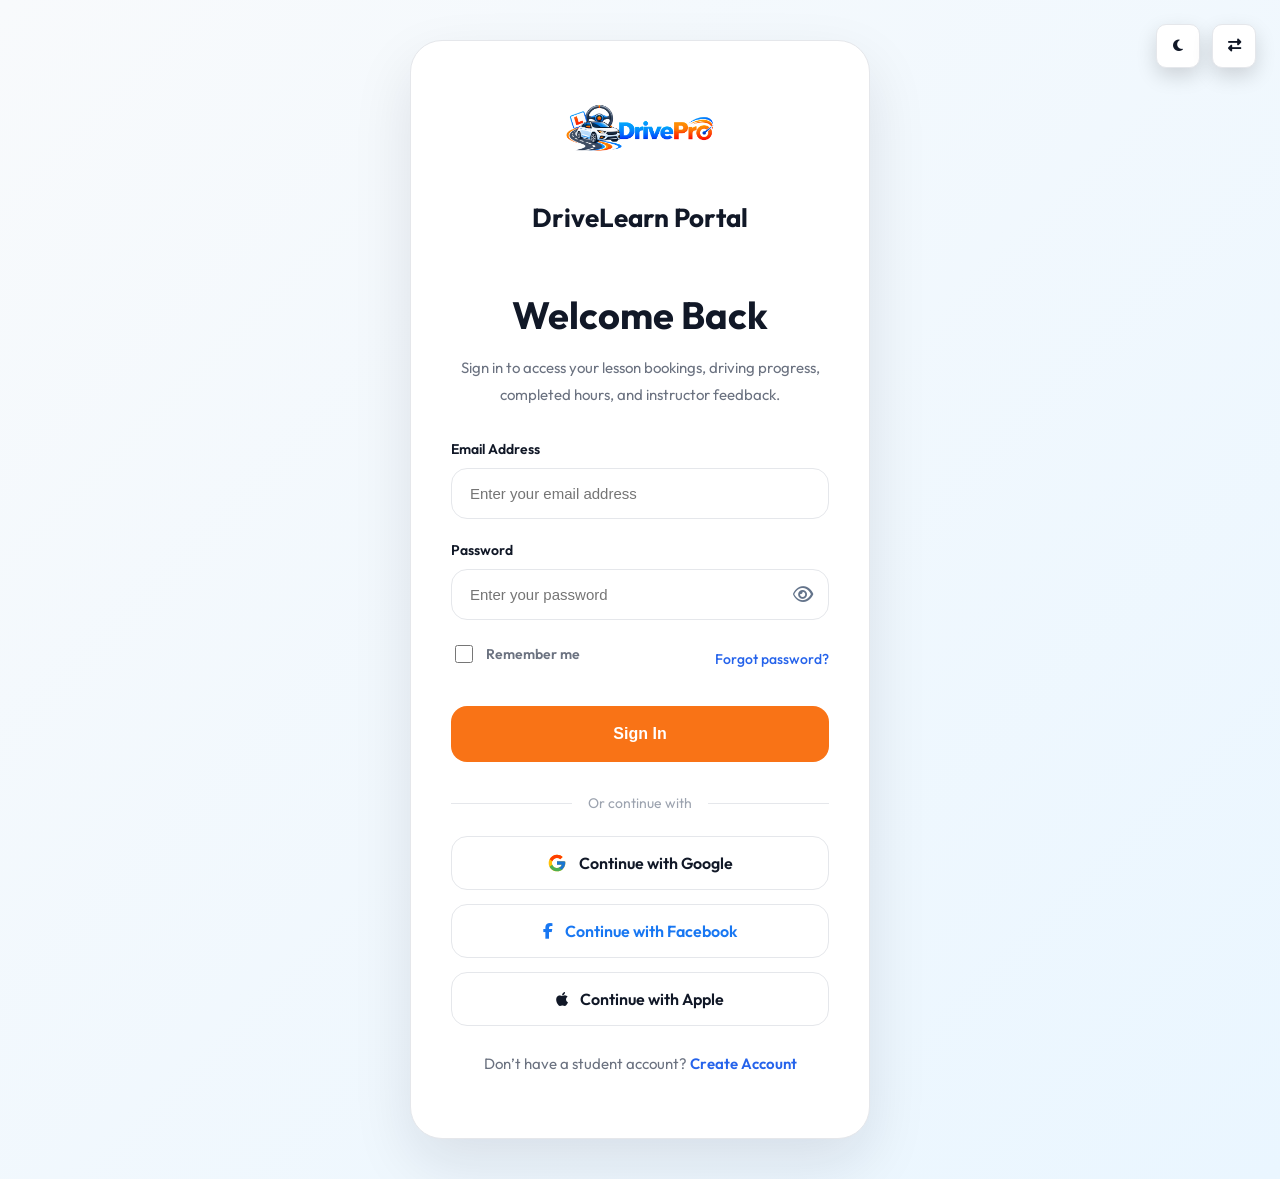
<file: login.html>
<!DOCTYPE html>
<html lang="en">

<head>
    <meta charset="UTF-8">
    <meta name="viewport" content="width=device-width, initial-scale=1.0">

    <title>DriveLearn - Driving Instructor & Lesson Booking</title>

    <!-- Favicon -->
    <link rel="icon" type="image/png" href="images/logo.png">

    <!-- Google Fonts -->
    <link rel="preconnect" href="https://fonts.googleapis.com">
<link rel="preconnect" href="https://fonts.gstatic.com" crossorigin>
<link href="https://fonts.googleapis.com/css2?family=Inter:wght@400;500;600;700&family=Outfit:wght@500;600;700;800&display=swap" rel="stylesheet">
    <link rel="stylesheet" href="https://cdnjs.cloudflare.com/ajax/libs/font-awesome/6.7.2/css/all.min.css">
    <link rel="stylesheet" href="https://cdnjs.cloudflare.com/ajax/libs/font-awesome/6.7.2/css/all.min.css">

    <!-- Main CSS -->
    <link rel="stylesheet" href="css/style.css">

    <!-- Responsive CSS -->
    <link rel="stylesheet" href="css/responsive.css">
</head>

<body>
    <!-- Dark Mode & RTL Controls -->
    <div class="auth-controls">
        <button class="theme-toggle" id="theme-toggle">
            <i class="fa-solid fa-moon"></i>
        </button>

        <button class="rtl-toggle" id="rtl-toggle">
            <i class="fa-solid fa-right-left"></i>
        </button>
    </div>
    <!-- ==================== STUDENT LOGIN PORTAL ==================== -->

<section class="login-portal">

<div class="login-card">

    <div class="login-logo">
        <a href="index.html" class="logo-link">
        <img src="images/logo.png" alt="DriveLearn Logo">
        <h2>DriveLearn Portal</h2>
        </a>
    </div>

    <div class="login-header">
        <h1>Welcome Back</h1>
        <p>
            Sign in to access your lesson bookings, driving progress,
            completed hours, and instructor feedback.
        </p>
    </div>

    <form class="login-form">

        <div class="form-group">
            <label>Email Address</label>
            <input
                type="email"
                placeholder="Enter your email address"
                required
            >
        </div>

        <div class="form-group">
    <label>Password</label>

    <div class="password-field">
        <input
            type="password"
            id="login-password"
            placeholder="Enter your password"
            required
        >

        <i class="fa-regular fa-eye toggle-password" data-target="login-password"></i>
    </div>
</div>

        <div class="login-options">

            <label class="remember-me">
                <input type="checkbox">
                <span>Remember me</span>
            </label>

            <a href="forgot-password.html" class="forgot-password">
                Forgot password?
            </a>

        </div>

        <button type="submit" class="btn btn-primary signin-btn">
            Sign In
        </button>

    </form>

    <div class="login-divider">
        <span>Or continue with</span>
    </div>

    <div class="social-login">

        <!-- Google -->
        <a href="#" class="social-btn google">

            <svg width="20" height="20" viewBox="0 0 48 48" aria-hidden="true">
                <path fill="#FFC107" d="M43.6 20.5H42V20H24v8h11.3C33.7 32.7 29.3 36 24 36c-6.6 0-12-5.4-12-12S17.4 12 24 12c3 0 5.7 1.1 7.8 3l5.7-5.7C34.1 6.1 29.3 4 24 4 12.9 4 4 12.9 4 24s8.9 20 20 20 20-8.9 20-20c0-1.3-.1-2.4-.4-3.5z"/>
                <path fill="#FF3D00" d="M6.3 14.7l6.6 4.8C14.7 16.1 19 12 24 12c3 0 5.7 1.1 7.8 3l5.7-5.7C34.1 6.1 29.3 4 24 4 16.3 4 9.7 8.3 6.3 14.7z"/>
                <path fill="#4CAF50" d="M24 44c5.2 0 10-2 13.6-5.2l-6.3-5.3C29.2 35.1 26.7 36 24 36c-5.3 0-9.7-3.3-11.3-8l-6.6 5.1C9.5 39.6 16.2 44 24 44z"/>
                <path fill="#1976D2" d="M43.6 20.5H42V20H24v8h11.3c-1.1 3.1-3.3 5.5-6.3 7.1l6.3 5.3C39.9 36.8 44 30.9 44 24c0-1.3-.1-2.4-.4-3.5z"/>
            </svg>

            Continue with Google

        </a>

        <!-- Facebook -->
        <a href="#" class="social-btn facebook">
            <i class="fa-brands fa-facebook-f"></i>
            Continue with Facebook
        </a>

        <!-- Apple -->
        <a href="#" class="social-btn apple">
            <i class="fa-brands fa-apple"></i>
            Continue with Apple
        </a>

    </div>

    <div class="login-footer">
        <p>
            Don’t have a student account?
            <a href="register.html">Create Account</a>
        </p>
    </div>

</div>

</section>
<!-- ==================== STUDENT LOGIN PORTAL END ==================== -->
<script src="js/script.js"></script>
</body>
</html>
</file>
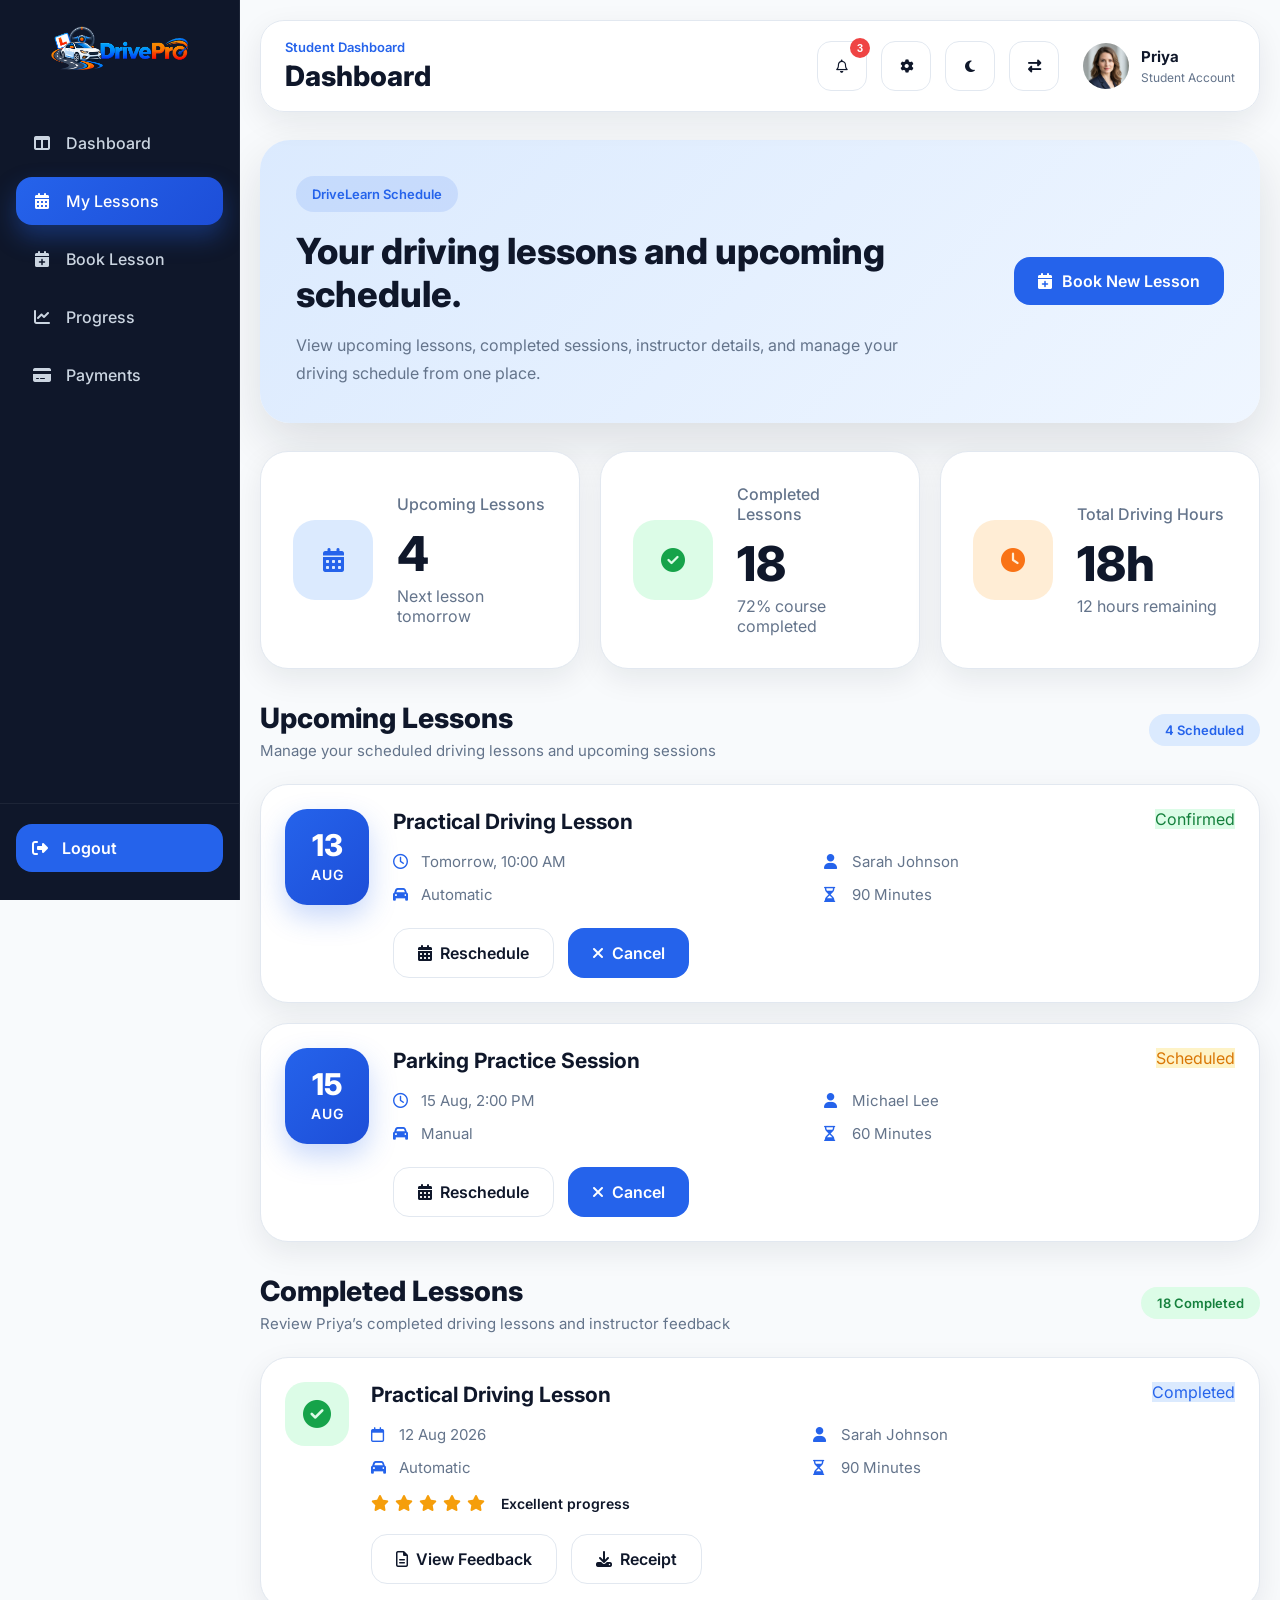
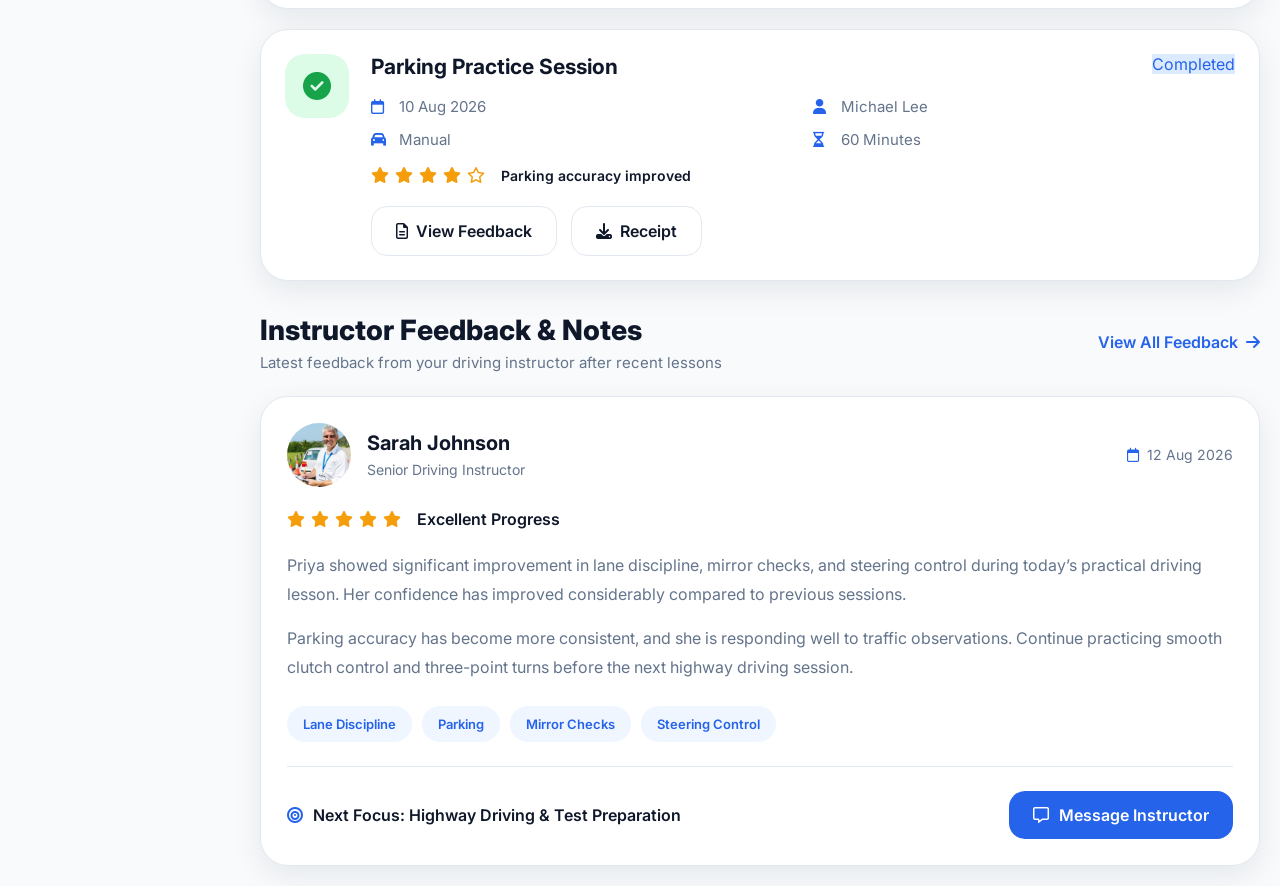
<file: my-lessons.html>
<!DOCTYPE html>
<html lang="en">
<head>
    <meta charset="UTF-8">
    <meta name="viewport" content="width=device-width, initial-scale=1.0">
    <title>DriveLearn Student Dashboard</title>

    <!-- Favicon -->
    <link rel="icon" type="image/png" href="images/logo.png">

    <!-- Google Fonts -->
    <link rel="preconnect" href="https://fonts.googleapis.com">
    <link rel="preconnect" href="https://fonts.gstatic.com" crossorigin>
    <link href="https://fonts.googleapis.com/css2?family=Inter:wght@400;500;600;700;800&display=swap" rel="stylesheet">

    <!-- Font Awesome -->
    <link rel="stylesheet" href="https://cdnjs.cloudflare.com/ajax/libs/font-awesome/6.7.2/css/all.min.css">

    <!-- Dashboard CSS -->
    <link rel="stylesheet" href="css/dashboard.css">
    <link rel="stylesheet" href="css/dash-res.css">
</head>
<body>




<div class="dashboard-layout">

        <!-- ==================== SIDEBAR ==================== -->
        <aside class="dashboard-sidebar">

            <div class="sidebar-logo">
    <a href="index.html">
        <img src="images/logo.png" alt="DriveLearn Logo" class="logo-image">
    </a>
</div>

            <nav class="sidebar-nav">

                <a href="dashboard.html" class="nav-item">
                    <i class="fa-solid fa-table-columns"></i>
                    <span>Dashboard</span>
                </a>

                <a href="my-lessons.html" class="nav-item active">
                    <i class="fa-solid fa-calendar-days"></i>
                    <span>My Lessons</span>
                </a>

                <a href="book-lesson.html" class="nav-item">
                    <i class="fa-solid fa-calendar-plus"></i>
                    <span>Book Lesson</span>
                </a>

                <a href="progress.html" class="nav-item">
                    <i class="fa-solid fa-chart-line"></i>
                    <span>Progress</span>
                </a>

                <a href="payments.html" class="nav-item">
                    <i class="fa-solid fa-credit-card"></i>
                    <span>Payments</span>
                </a>

                

            </nav>

            <div class="sidebar-footer">
    <a href="#" id="logoutBtn" class="logout-btn">
        <i class="fa-solid fa-right-from-bracket"></i>
        <span>Logout</span>
    </a>
</div>

        </aside>

        <!-- ==================== MAIN CONTENT ==================== -->
        <main class="dashboard-main">

            <!-- Header -->
            <header class="dashboard-header">

                <div class="header-left">
                    <button class="sidebar-toggle" id="sidebar-toggle">
                        <i class="fa-solid fa-bars"></i>
                    </button>

                    <div>
                        <p class="header-label">Student Dashboard</p>
                        <h1>Dashboard</h1>
                    </div>
                </div>

                <div class="header-right">

                    <button class="header-icon">
                        <i class="fa-regular fa-bell"></i>
                        <span class="notification-badge">3</span>
                    </button>

                    <button class="header-icon">
                        <i class="fa-solid fa-gear"></i>
                    </button>

                    <button class="header-icon" id="theme-toggle">
                        <i class="fa-solid fa-moon"></i>
                    </button>

                    <button class="header-icon" id="rtl-toggle">
                        <i class="fa-solid fa-right-left"></i>
                    </button>

                    <div class="user-profile">
                        <img src="images/avatar.jpg" alt="Student">
                        <div class="user-info">
                            <h4>Priya</h4>
                            <span>Student Account</span>
                        </div>
                    </div>

                </div>

            </header>
            <!-- ==================== My Lessons Hero ==================== -->
<section class="lessons-hero">

    <div class="lessons-hero-content">
        <span class="hero-badge">DriveLearn Schedule</span>
        <h2>Your driving lessons and upcoming schedule.</h2>
        <p>
            View upcoming lessons, completed sessions, instructor details,
            and manage your driving schedule from one place.
        </p>
    </div>

    <div class="lessons-hero-action">
        <a href="book-lesson.html" class="btn btn-primary">
            <i class="fa-solid fa-calendar-plus"></i>
            Book New Lesson
        </a>
    </div>

</section>

<!-- ==================== Lesson Summary ==================== -->
<section class="lesson-summary">

    <div class="summary-card">
        <div class="summary-icon blue">
            <i class="fa-solid fa-calendar-days"></i>
        </div>

        <div class="summary-content">
            <span>Upcoming Lessons</span>
            <h3>4</h3>
            <p>Next lesson tomorrow</p>
        </div>
    </div>

    <div class="summary-card">
        <div class="summary-icon green">
            <i class="fa-solid fa-circle-check"></i>
        </div>

        <div class="summary-content">
            <span>Completed Lessons</span>
            <h3>18</h3>
            <p>72% course completed</p>
        </div>
    </div>

    <div class="summary-card">
        <div class="summary-icon orange">
            <i class="fa-solid fa-clock"></i>
        </div>

        <div class="summary-content">
            <span>Total Driving Hours</span>
            <h3>18h</h3>
            <p>12 hours remaining</p>
        </div>
    </div>

</section>
<!-- ==================== Upcoming Lessons ==================== -->
<section class="upcoming-lessons-section">

    <div class="section-header">

        <div>
            <h3>Upcoming Lessons</h3>
            <p>Manage your scheduled driving lessons and upcoming sessions</p>
        </div>

        <span class="section-count">4 Scheduled</span>

    </div>

    <div class="lesson-list">

        <!-- Lesson Card 1 -->
        <div class="lesson-card">

            <div class="lesson-date-box">
                <span class="day">13</span>
                <span class="month">AUG</span>
            </div>

            <div class="lesson-details">

                <div class="lesson-top">
                    <h4>Practical Driving Lesson</h4>
                    <span class="status-badge confirmed">Confirmed</span>
                </div>

                <div class="lesson-meta">
                    <span>
                        <i class="fa-regular fa-clock"></i>
                        Tomorrow, 10:00 AM
                    </span>

                    <span>
                        <i class="fa-solid fa-user"></i>
                        Sarah Johnson
                    </span>

                    <span>
                        <i class="fa-solid fa-car"></i>
                        Automatic
                    </span>

                    <span>
                        <i class="fa-regular fa-hourglass-half"></i>
                        90 Minutes
                    </span>
                </div>

                <div class="lesson-actions">
                    <a href="booking.html" class="btn btn-outline">
                        <i class="fa-solid fa-calendar-days"></i>
                        Reschedule
                    </a>

                    <a href="#" class="btn btn-danger">
                        <i class="fa-solid fa-xmark"></i>
                        Cancel
                    </a>
                </div>

            </div>

        </div>

        <!-- Lesson Card 2 -->
        <div class="lesson-card">

            <div class="lesson-date-box">
                <span class="day">15</span>
                <span class="month">AUG</span>
            </div>

            <div class="lesson-details">

                <div class="lesson-top">
                    <h4>Parking Practice Session</h4>
                    <span class="status-badge scheduled">Scheduled</span>
                </div>

                <div class="lesson-meta">
                    <span>
                        <i class="fa-regular fa-clock"></i>
                        15 Aug, 2:00 PM
                    </span>

                    <span>
                        <i class="fa-solid fa-user"></i>
                        Michael Lee
                    </span>

                    <span>
                        <i class="fa-solid fa-car"></i>
                        Manual
                    </span>

                    <span>
                        <i class="fa-regular fa-hourglass-half"></i>
                        60 Minutes
                    </span>
                </div>

                <div class="lesson-actions">
                    <a href="booking.html" class="btn btn-outline">
                        <i class="fa-solid fa-calendar-days"></i>
                        Reschedule
                    </a>

                    <a href="#" class="btn btn-danger">
                        <i class="fa-solid fa-xmark"></i>
                        Cancel
                    </a>
                </div>

            </div>

        </div>

    </div>

</section>
<!-- ==================== Completed Lessons ==================== -->
<section class="completed-lessons-section">

    <div class="section-header">

        <div>
            <h3>Completed Lessons</h3>
            <p>Review Priya’s completed driving lessons and instructor feedback</p>
        </div>

        <span class="section-count completed">18 Completed</span>

    </div>

    <div class="completed-list">

        <!-- Completed Card 1 -->
        <div class="completed-card">

            <div class="completed-icon">
                <i class="fa-solid fa-circle-check"></i>
            </div>

            <div class="completed-details">

                <div class="completed-top">
                    <h4>Practical Driving Lesson</h4>
                    <span class="status-badge completed">Completed</span>
                </div>

                <div class="completed-meta">
                    <span>
                        <i class="fa-regular fa-calendar"></i>
                        12 Aug 2026
                    </span>

                    <span>
                        <i class="fa-solid fa-user"></i>
                        Sarah Johnson
                    </span>

                    <span>
                        <i class="fa-solid fa-car"></i>
                        Automatic
                    </span>

                    <span>
                        <i class="fa-regular fa-hourglass-half"></i>
                        90 Minutes
                    </span>
                </div>

                <div class="lesson-rating">
                    <i class="fa-solid fa-star"></i>
                    <i class="fa-solid fa-star"></i>
                    <i class="fa-solid fa-star"></i>
                    <i class="fa-solid fa-star"></i>
                    <i class="fa-solid fa-star"></i>
                    <span>Excellent progress</span>
                </div>

                <div class="completed-actions">
                    <a href="#" class="btn btn-outline">
                        <i class="fa-regular fa-file-lines"></i>
                        View Feedback
                    </a>

                    <a href="#" class="btn btn-outline">
                        <i class="fa-solid fa-download"></i>
                        Receipt
                    </a>
                </div>

            </div>

        </div>

        <!-- Completed Card 2 -->
        <div class="completed-card">

            <div class="completed-icon">
                <i class="fa-solid fa-circle-check"></i>
            </div>

            <div class="completed-details">

                <div class="completed-top">
                    <h4>Parking Practice Session</h4>
                    <span class="status-badge completed">Completed</span>
                </div>

                <div class="completed-meta">
                    <span>
                        <i class="fa-regular fa-calendar"></i>
                        10 Aug 2026
                    </span>

                    <span>
                        <i class="fa-solid fa-user"></i>
                        Michael Lee
                    </span>

                    <span>
                        <i class="fa-solid fa-car"></i>
                        Manual
                    </span>

                    <span>
                        <i class="fa-regular fa-hourglass-half"></i>
                        60 Minutes
                    </span>
                </div>

                <div class="lesson-rating">
                    <i class="fa-solid fa-star"></i>
                    <i class="fa-solid fa-star"></i>
                    <i class="fa-solid fa-star"></i>
                    <i class="fa-solid fa-star"></i>
                    <i class="fa-regular fa-star"></i>
                    <span>Parking accuracy improved</span>
                </div>

                <div class="completed-actions">
                    <a href="#" class="btn btn-outline">
                        <i class="fa-regular fa-file-lines"></i>
                        View Feedback
                    </a>

                    <a href="#" class="btn btn-outline">
                        <i class="fa-solid fa-download"></i>
                        Receipt
                    </a>
                </div>

            </div>

        </div>

    </div>

</section>
<!-- ==================== Instructor Feedback & Notes ==================== -->
<section class="instructor-feedback-section">

    <div class="section-header">

        <div>
            <h3>Instructor Feedback & Notes</h3>
            <p>Latest feedback from your driving instructor after recent lessons</p>
        </div>

        <a href="#" class="section-link">
            View All Feedback
            <i class="fa-solid fa-arrow-right"></i>
        </a>

    </div>

    <div class="feedback-card">

        <div class="feedback-header">

            <div class="instructor-profile">
                <img src="images/instructor-1.jpg" alt="Sarah Johnson">

                <div>
                    <h4>Sarah Johnson</h4>
                    <span>Senior Driving Instructor</span>
                </div>
            </div>

            <div class="feedback-date">
                <i class="fa-regular fa-calendar"></i>
                12 Aug 2026
            </div>

        </div>

        <div class="feedback-rating">
            <i class="fa-solid fa-star"></i>
            <i class="fa-solid fa-star"></i>
            <i class="fa-solid fa-star"></i>
            <i class="fa-solid fa-star"></i>
            <i class="fa-solid fa-star"></i>
            <span>Excellent Progress</span>
        </div>

        <div class="feedback-content">

            <p>
                Priya showed significant improvement in lane discipline,
                mirror checks, and steering control during today’s practical
                driving lesson. Her confidence has improved considerably
                compared to previous sessions.
            </p>

            <p>
                Parking accuracy has become more consistent, and she is
                responding well to traffic observations. Continue practicing
                smooth clutch control and three-point turns before the next
                highway driving session.
            </p>

        </div>

        <div class="feedback-tags">
            <span>Lane Discipline</span>
            <span>Parking</span>
            <span>Mirror Checks</span>
            <span>Steering Control</span>
        </div>

        <div class="feedback-footer">

            <div class="next-focus">
                <i class="fa-solid fa-bullseye"></i>
                Next Focus: Highway Driving & Test Preparation
            </div>

            <a href="#" class="btn btn-primary">
                <i class="fa-regular fa-message"></i>
                Message Instructor
            </a>

        </div>

    </div>

</section>


             </main>

    </div>
<!-- Logout Confirmation Modal -->
<div class="logout-modal" id="logoutModal">
    <div class="logout-modal-content">

        <div class="logout-icon">
            <i class="fa-solid fa-right-from-bracket"></i>
        </div>

        <h3>Are you sure you want to logout?</h3>

        <div class="logout-actions">
            <button class="btn btn-danger" id="confirmLogout">Yes</button>
            <button class="btn btn-outline" id="cancelLogout">No</button>
        </div>

    </div>
</div>
    <script src="js/dashboard.js"></script>
</body>
</html>
</file>
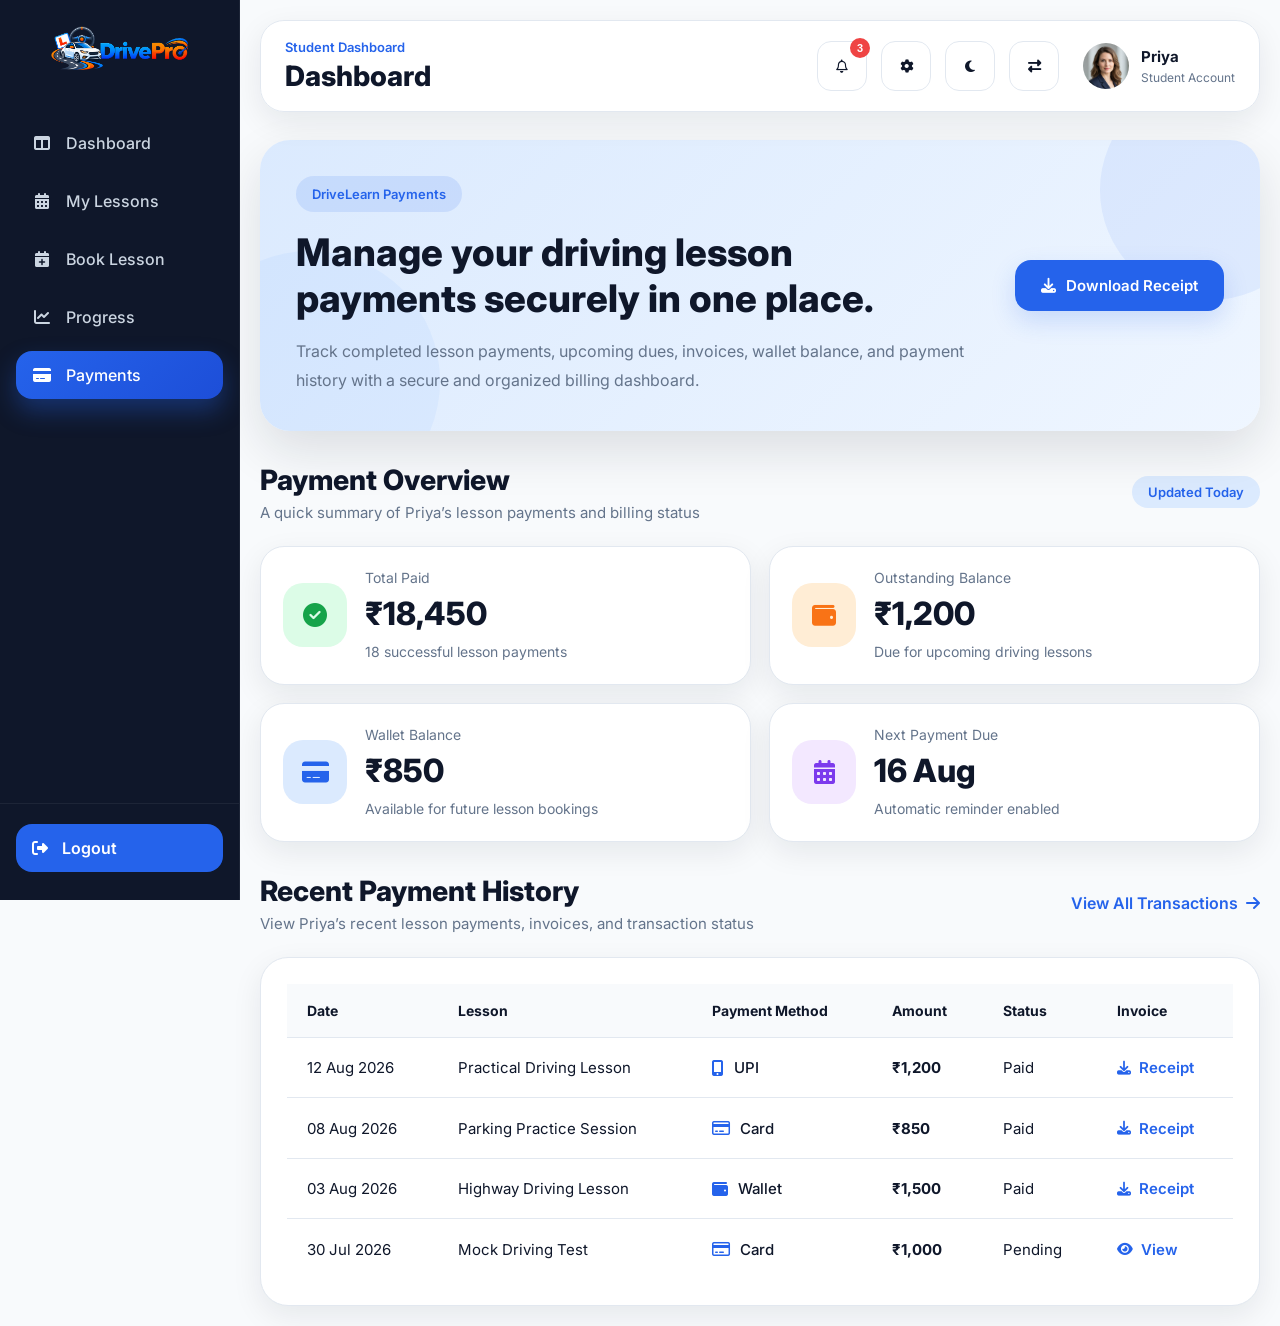
<file: payments.html>
<!DOCTYPE html>
<html lang="en">
<head>
    <meta charset="UTF-8">
    <meta name="viewport" content="width=device-width, initial-scale=1.0">
    <title>DriveLearn Student Dashboard</title>

    <!-- Favicon -->
    <link rel="icon" type="image/png" href="images/logo.png">

    <!-- Google Fonts -->
    <link rel="preconnect" href="https://fonts.googleapis.com">
    <link rel="preconnect" href="https://fonts.gstatic.com" crossorigin>
    <link href="https://fonts.googleapis.com/css2?family=Inter:wght@400;500;600;700;800&display=swap" rel="stylesheet">

    <!-- Font Awesome -->
    <link rel="stylesheet" href="https://cdnjs.cloudflare.com/ajax/libs/font-awesome/6.7.2/css/all.min.css">

    <!-- Dashboard CSS -->
    <link rel="stylesheet" href="css/dashboard.css">
    <link rel="stylesheet" href="css/dash-res.css">
</head>
<body>




<div class="dashboard-layout">

        <!-- ==================== SIDEBAR ==================== -->
        <aside class="dashboard-sidebar">

            <div class="sidebar-logo">
    <a href="index.html">
        <img src="images/logo.png" alt="DriveLearn Logo" class="logo-image">
    </a>
</div>

            <nav class="sidebar-nav">

                <a href="dashboard.html" class="nav-item">
                    <i class="fa-solid fa-table-columns"></i>
                    <span>Dashboard</span>
                </a>

                <a href="my-lessons.html" class="nav-item">
                    <i class="fa-solid fa-calendar-days"></i>
                    <span>My Lessons</span>
                </a>

                <a href="book-lesson.html" class="nav-item">
                    <i class="fa-solid fa-calendar-plus"></i>
                    <span>Book Lesson</span>
                </a>

                <a href="progress.html" class="nav-item">
                    <i class="fa-solid fa-chart-line"></i>
                    <span>Progress</span>
                </a>

                <a href="payments.html" class="nav-item active">
                    <i class="fa-solid fa-credit-card"></i>
                    <span>Payments</span>
                </a>

                

            </nav>

            <div class="sidebar-footer">
    <a href="#" id="logoutBtn" class="logout-btn">
        <i class="fa-solid fa-right-from-bracket"></i>
        <span>Logout</span>
    </a>
</div>

        </aside>

        <!-- ==================== MAIN CONTENT ==================== -->
        <main class="dashboard-main">

            <!-- Header -->
            <header class="dashboard-header">

                <div class="header-left">
                    <button class="sidebar-toggle" id="sidebar-toggle">
                        <i class="fa-solid fa-bars"></i>
                    </button>

                    <div>
                        <p class="header-label">Student Dashboard</p>
                        <h1>Dashboard</h1>
                    </div>
                </div>

                <div class="header-right">

                    <button class="header-icon">
                        <i class="fa-regular fa-bell"></i>
                        <span class="notification-badge">3</span>
                    </button>

                    <button class="header-icon">
                        <i class="fa-solid fa-gear"></i>
                    </button>

                    <button class="header-icon" id="theme-toggle">
                        <i class="fa-solid fa-moon"></i>
                    </button>

                    <button class="header-icon" id="rtl-toggle">
                        <i class="fa-solid fa-right-left"></i>
                    </button>

                    <div class="user-profile">
                        <img src="images/avatar.jpg" alt="Student">
                        <div class="user-info">
                            <h4>Priya</h4>
                            <span>Student Account</span>
                        </div>
                    </div>

                </div>

            </header>
            <!-- ==================== Payments Hero ==================== -->
<section class="payments-hero">

    <div class="payments-hero-content">

        <span class="hero-badge">DriveLearn Payments</span>

        <h2>Manage your driving lesson payments securely in one place.</h2>

        <p>
            Track completed lesson payments, upcoming dues, invoices,
            wallet balance, and payment history with a secure and
            organized billing dashboard.
        </p>

    </div>

    <div class="payments-hero-action">

        <a href="#payment-history" class="btn btn-primary">
            <i class="fa-solid fa-download"></i>
            Download Receipt
        </a>

    </div>

</section>

<!-- ==================== Payment Overview ==================== -->
<section class="payment-overview-section">

    <div class="section-header">

        <div>
            <h3>Payment Overview</h3>
            <p>A quick summary of Priya’s lesson payments and billing status</p>
        </div>

        <span class="section-count payment">Updated Today</span>

    </div>

    <div class="payment-overview-grid">

        <!-- Total Paid -->
        <div class="payment-card">

            <div class="payment-icon green">
                <i class="fa-solid fa-circle-check"></i>
            </div>

            <div class="payment-info">
                <span>Total Paid</span>
                <h3>₹18,450</h3>
                <p>18 successful lesson payments</p>
            </div>

        </div>

        <!-- Outstanding Balance -->
        <div class="payment-card">

            <div class="payment-icon orange">
                <i class="fa-solid fa-wallet"></i>
            </div>

            <div class="payment-info">
                <span>Outstanding Balance</span>
                <h3>₹1,200</h3>
                <p>Due for upcoming driving lessons</p>
            </div>

        </div>

        <!-- Wallet Balance -->
        <div class="payment-card">

            <div class="payment-icon blue">
                <i class="fa-solid fa-credit-card"></i>
            </div>

            <div class="payment-info">
                <span>Wallet Balance</span>
                <h3>₹850</h3>
                <p>Available for future lesson bookings</p>
            </div>

        </div>

        <!-- Next Payment Due -->
        <div class="payment-card">

            <div class="payment-icon purple">
                <i class="fa-solid fa-calendar-days"></i>
            </div>

            <div class="payment-info">
                <span>Next Payment Due</span>
                <h3>16 Aug</h3>
                <p>Automatic reminder enabled</p>
            </div>

        </div>

    </div>

</section>

<!-- ==================== Recent Payment History ==================== -->
<section class="payment-history-section" id="payment-history">

    <div class="section-header">

        <div>
            <h3>Recent Payment History</h3>
            <p>View Priya’s recent lesson payments, invoices, and transaction status</p>
        </div>

        <a href="#" class="section-link">
            View All Transactions
            <i class="fa-solid fa-arrow-right"></i>
        </a>

    </div>

    <div class="payment-history-card">

        <div class="payment-table-wrapper">

            <table class="payment-table">

                <thead>
                    <tr>
                        <th>Date</th>
                        <th>Lesson</th>
                        <th>Payment Method</th>
                        <th>Amount</th>
                        <th>Status</th>
                        <th>Invoice</th>
                    </tr>
                </thead>

                <tbody>

                    <tr>
                        <td>12 Aug 2026</td>
                        <td>Practical Driving Lesson</td>
                        <td>
                            <div class="payment-method">
                                <i class="fa-solid fa-mobile-screen-button"></i>
                                UPI
                            </div>
                        </td>
                        <td class="amount">₹1,200</td>
                        <td>
                            <span class="status-badge paid">Paid</span>
                        </td>
                        <td>
                            <a href="#" class="invoice-link">
                                <i class="fa-solid fa-download"></i>
                                Receipt
                            </a>
                        </td>
                    </tr>

                    <tr>
                        <td>08 Aug 2026</td>
                        <td>Parking Practice Session</td>
                        <td>
                            <div class="payment-method">
                                <i class="fa-regular fa-credit-card"></i>
                                Card
                            </div>
                        </td>
                        <td class="amount">₹850</td>
                        <td>
                            <span class="status-badge paid">Paid</span>
                        </td>
                        <td>
                            <a href="#" class="invoice-link">
                                <i class="fa-solid fa-download"></i>
                                Receipt
                            </a>
                        </td>
                    </tr>

                    <tr>
                        <td>03 Aug 2026</td>
                        <td>Highway Driving Lesson</td>
                        <td>
                            <div class="payment-method">
                                <i class="fa-solid fa-wallet"></i>
                                Wallet
                            </div>
                        </td>
                        <td class="amount">₹1,500</td>
                        <td>
                            <span class="status-badge paid">Paid</span>
                        </td>
                        <td>
                            <a href="#" class="invoice-link">
                                <i class="fa-solid fa-download"></i>
                                Receipt
                            </a>
                        </td>
                    </tr>

                    <tr>
                        <td>30 Jul 2026</td>
                        <td>Mock Driving Test</td>
                        <td>
                            <div class="payment-method">
                                <i class="fa-regular fa-credit-card"></i>
                                Card
                            </div>
                        </td>
                        <td class="amount">₹1,000</td>
                        <td>
                            <span class="status-badge pending">Pending</span>
                        </td>
                        <td>
                            <a href="#" class="invoice-link">
                                <i class="fa-solid fa-eye"></i>
                                View
                            </a>
                        </td>
                    </tr>

                </tbody>

            </table>

        </div>

    </div>

</section>





            </main>

    </div>
<!-- Logout Confirmation Modal -->
<div class="logout-modal" id="logoutModal">
    <div class="logout-modal-content">

        <div class="logout-icon">
            <i class="fa-solid fa-right-from-bracket"></i>
        </div>

        <h3>Are you sure you want to logout?</h3>

        <div class="logout-actions">
            <button class="btn btn-danger" id="confirmLogout">Yes</button>
            <button class="btn btn-outline" id="cancelLogout">No</button>
        </div>

    </div>
</div>
    <script src="js/dashboard.js"></script>
</body>
</html>
</file>
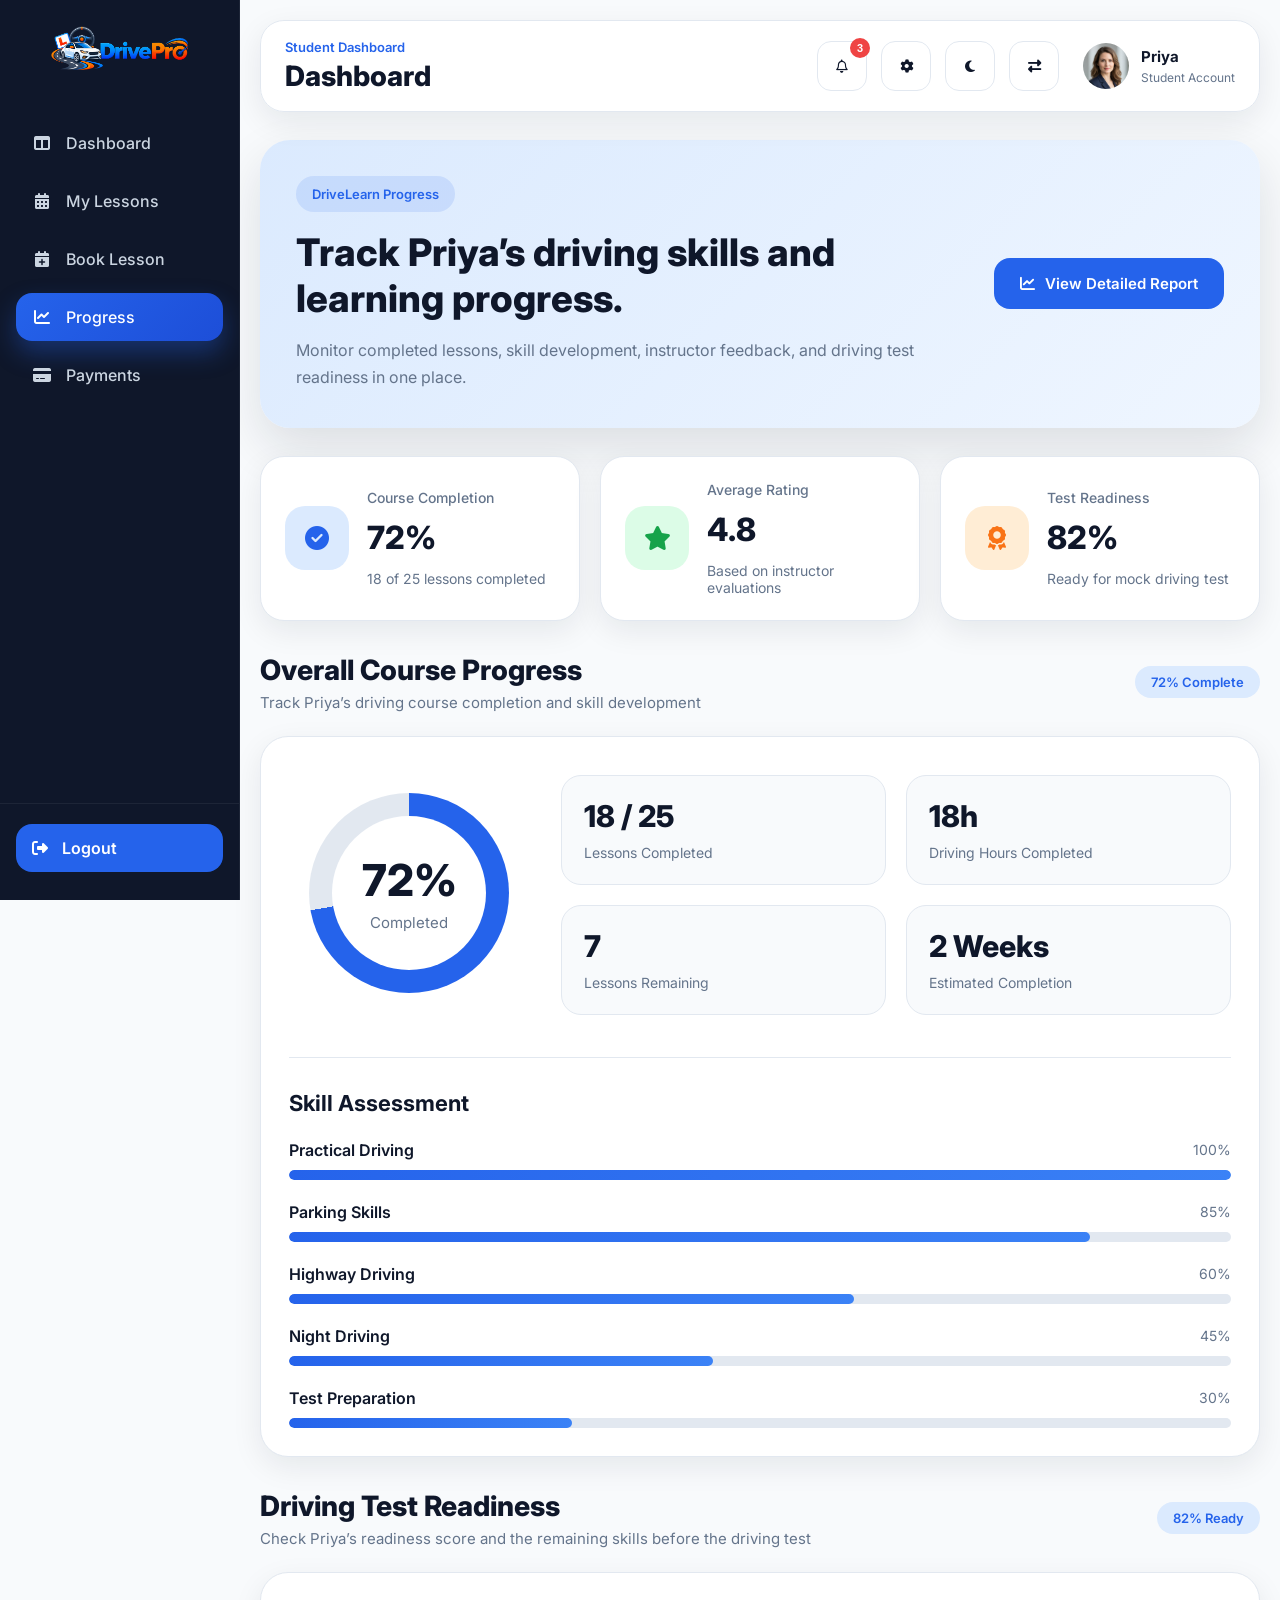
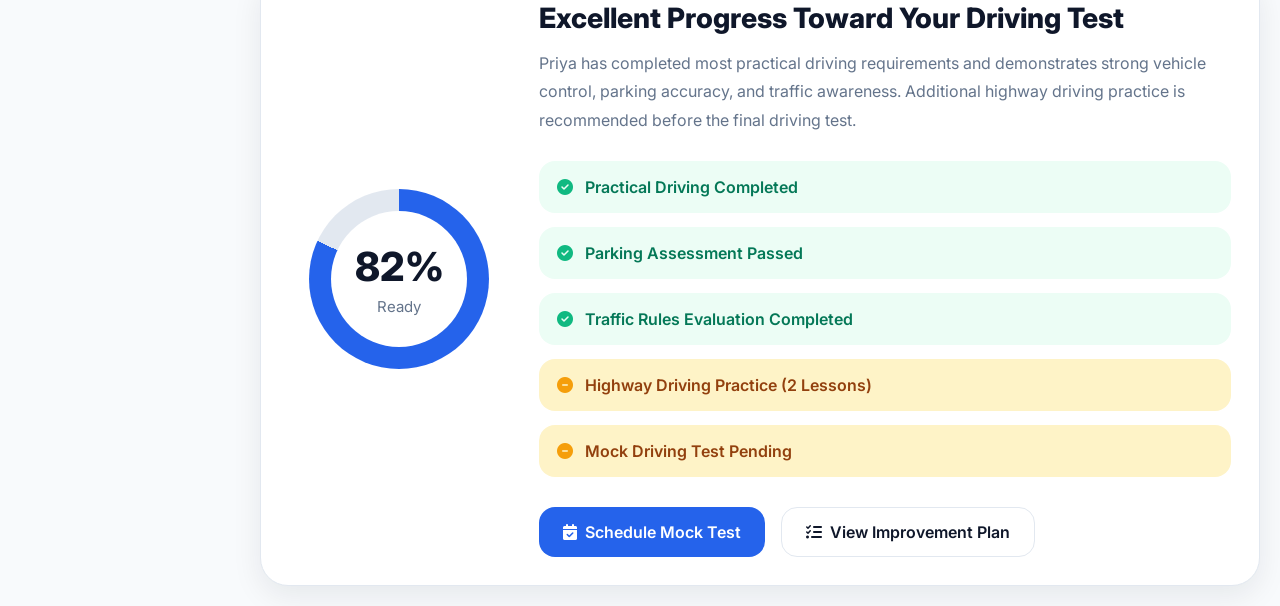
<file: progress.html>
<!DOCTYPE html>
<html lang="en">
<head>
    <meta charset="UTF-8">
    <meta name="viewport" content="width=device-width, initial-scale=1.0">
    <title>DriveLearn Student Dashboard</title>

    <!-- Favicon -->
    <link rel="icon" type="image/png" href="images/logo.png">

    <!-- Google Fonts -->
    <link rel="preconnect" href="https://fonts.googleapis.com">
    <link rel="preconnect" href="https://fonts.gstatic.com" crossorigin>
    <link href="https://fonts.googleapis.com/css2?family=Inter:wght@400;500;600;700;800&display=swap" rel="stylesheet">

    <!-- Font Awesome -->
    <link rel="stylesheet" href="https://cdnjs.cloudflare.com/ajax/libs/font-awesome/6.7.2/css/all.min.css">

    <!-- Dashboard CSS -->
    <link rel="stylesheet" href="css/dashboard.css">
    <link rel="stylesheet" href="css/dash-res.css">
</head>
<body>

    <div class="dashboard-layout">

        <!-- ==================== SIDEBAR ==================== -->
        <aside class="dashboard-sidebar">

            <div class="sidebar-logo">
    <a href="index.html">
        <img src="images/logo.png" alt="DriveLearn Logo" class="logo-image">
    </a>
</div>

            <nav class="sidebar-nav">

                <a href="dashboard.html" class="nav-item">
                    <i class="fa-solid fa-table-columns"></i>
                    <span>Dashboard</span>
                </a>

                <a href="my-lessons.html" class="nav-item">
                    <i class="fa-solid fa-calendar-days"></i>
                    <span>My Lessons</span>
                </a>

                <a href="book-lesson.html" class="nav-item">
                    <i class="fa-solid fa-calendar-plus"></i>
                    <span>Book Lesson</span>
                </a>

                <a href="progress.html" class="nav-item active">
                    <i class="fa-solid fa-chart-line"></i>
                    <span>Progress</span>
                </a>

                <a href="payments.html" class="nav-item">
                    <i class="fa-solid fa-credit-card"></i>
                    <span>Payments</span>
                </a>

                

            </nav>

            <div class="sidebar-footer">
    <a href="#" id="logoutBtn" class="logout-btn">
        <i class="fa-solid fa-right-from-bracket"></i>
        <span>Logout</span>
    </a>
</div>

        </aside>

        <!-- ==================== MAIN CONTENT ==================== -->
        <main class="dashboard-main">

            <!-- Header -->
            <header class="dashboard-header">

                <div class="header-left">
                    <button class="sidebar-toggle" id="sidebar-toggle">
                        <i class="fa-solid fa-bars"></i>
                    </button>

                    <div>
                        <p class="header-label">Student Dashboard</p>
                        <h1>Dashboard</h1>
                    </div>
                </div>

                <div class="header-right">

                    <button class="header-icon">
                        <i class="fa-regular fa-bell"></i>
                        <span class="notification-badge">3</span>
                    </button>

                    <button class="header-icon">
                        <i class="fa-solid fa-gear"></i>
                    </button>

                    <button class="header-icon" id="theme-toggle">
                        <i class="fa-solid fa-moon"></i>
                    </button>

                    <button class="header-icon" id="rtl-toggle">
                        <i class="fa-solid fa-right-left"></i>
                    </button>

                    <div class="user-profile">
                        <img src="images/avatar.jpg" alt="Student">
                        <div class="user-info">
                            <h4>Priya</h4>
                            <span>Student Account</span>
                        </div>
                    </div>

                </div>

            </header>
            <!-- ==================== Progress Hero ==================== -->
<section class="progress-hero">

    <div class="progress-hero-content">
        <span class="hero-badge">DriveLearn Progress</span>
        <h2>Track Priya’s driving skills and learning progress.</h2>
        <p>
            Monitor completed lessons, skill development, instructor feedback,
            and driving test readiness in one place.
        </p>
    </div>

    <div class="progress-hero-action">
        <a href="my-lessons.html" class="btn btn-primary">
            <i class="fa-solid fa-chart-line"></i>
            View Detailed Report
        </a>
    </div>

</section>

<!-- ==================== Progress Summary ==================== -->
<section class="progress-summary">

    <div class="summary-card">
        <div class="summary-icon blue">
            <i class="fa-solid fa-circle-check"></i>
        </div>

        <div class="summary-content">
            <span>Course Completion</span>
            <h3>72%</h3>
            <p>18 of 25 lessons completed</p>
        </div>
    </div>

    <div class="summary-card">
        <div class="summary-icon green">
            <i class="fa-solid fa-star"></i>
        </div>

        <div class="summary-content">
            <span>Average Rating</span>
            <h3>4.8</h3>
            <p>Based on instructor evaluations</p>
        </div>
    </div>

    <div class="summary-card">
        <div class="summary-icon orange">
            <i class="fa-solid fa-award"></i>
        </div>

        <div class="summary-content">
            <span>Test Readiness</span>
            <h3>82%</h3>
            <p>Ready for mock driving test</p>
        </div>
    </div>

</section>
<!-- ==================== Overall Course Progress ==================== -->
<section class="overall-progress-section">

    <div class="section-header">

        <div>
            <h3>Overall Course Progress</h3>
            <p>Track Priya’s driving course completion and skill development</p>
        </div>

        <span class="section-count progress">72% Complete</span>

    </div>

    <div class="overall-progress-card">

        <div class="progress-overview">

            <!-- Circular Progress -->
            <div class="progress-circle-wrapper">

                <div class="progress-circle large">
                    <div class="progress-inner">
                        <h2>72%</h2>
                        <span>Completed</span>
                    </div>
                </div>

            </div>

            <!-- Progress Stats -->
            <div class="progress-stats">

                <div class="stat-item">
                    <h4>18 / 25</h4>
                    <span>Lessons Completed</span>
                </div>

                <div class="stat-item">
                    <h4>18h</h4>
                    <span>Driving Hours Completed</span>
                </div>

                <div class="stat-item">
                    <h4>7</h4>
                    <span>Lessons Remaining</span>
                </div>

                <div class="stat-item">
                    <h4>2 Weeks</h4>
                    <span>Estimated Completion</span>
                </div>

            </div>

        </div>

        <div class="progress-divider"></div>

        <!-- Skill Progress -->
        <div class="skill-progress-section">

            <h4>Skill Assessment</h4>

            <div class="skill-progress-list">

                <div class="skill-item">
                    <div class="skill-info">
                        <span>Practical Driving</span>
                        <span>100%</span>
                    </div>
                    <div class="skill-bar">
                        <div class="skill-fill skill-100"></div>
                    </div>
                </div>

                <div class="skill-item">
                    <div class="skill-info">
                        <span>Parking Skills</span>
                        <span>85%</span>
                    </div>
                    <div class="skill-bar">
                        <div class="skill-fill skill-85"></div>
                    </div>
                </div>

                <div class="skill-item">
                    <div class="skill-info">
                        <span>Highway Driving</span>
                        <span>60%</span>
                    </div>
                    <div class="skill-bar">
                        <div class="skill-fill skill-60"></div>
                    </div>
                </div>

                <div class="skill-item">
                    <div class="skill-info">
                        <span>Night Driving</span>
                        <span>45%</span>
                    </div>
                    <div class="skill-bar">
                        <div class="skill-fill skill-45"></div>
                    </div>
                </div>

                <div class="skill-item">
                    <div class="skill-info">
                        <span>Test Preparation</span>
                        <span>30%</span>
                    </div>
                    <div class="skill-bar">
                        <div class="skill-fill skill-30"></div>
                    </div>
                </div>

            </div>

        </div>

    </div>

</section>

<!-- ==================== Test Readiness ==================== -->
<section class="test-readiness-section">

    <div class="section-header">

        <div>
            <h3>Driving Test Readiness</h3>
            <p>Check Priya’s readiness score and the remaining skills before the driving test</p>
        </div>

        <span class="section-count readiness">82% Ready</span>

    </div>

    <div class="readiness-card">

        <div class="readiness-overview">

            <div class="readiness-score">
                <div class="score-circle">
                    <div class="score-inner">
                        <h2>82%</h2>
                        <span>Ready</span>
                    </div>
                </div>
            </div>

            <div class="readiness-details">

                <h4>Excellent Progress Toward Your Driving Test</h4>

                <p>
                    Priya has completed most practical driving requirements and
                    demonstrates strong vehicle control, parking accuracy, and
                    traffic awareness. Additional highway driving practice is
                    recommended before the final driving test.
                </p>

                <div class="readiness-checklist">

                    <div class="check-item success">
                        <i class="fa-solid fa-circle-check"></i>
                        Practical Driving Completed
                    </div>

                    <div class="check-item success">
                        <i class="fa-solid fa-circle-check"></i>
                        Parking Assessment Passed
                    </div>

                    <div class="check-item success">
                        <i class="fa-solid fa-circle-check"></i>
                        Traffic Rules Evaluation Completed
                    </div>

                    <div class="check-item pending">
                        <i class="fa-solid fa-circle-minus"></i>
                        Highway Driving Practice (2 Lessons)
                    </div>

                    <div class="check-item pending">
                        <i class="fa-solid fa-circle-minus"></i>
                        Mock Driving Test Pending
                    </div>

                </div>

                <div class="readiness-actions">

                    <a href="book-lesson.html" class="btn btn-primary">
                        <i class="fa-solid fa-calendar-check"></i>
                        Schedule Mock Test
                    </a>

                    <a href="my-lessons.html" class="btn btn-outline">
                        <i class="fa-solid fa-list-check"></i>
                        View Improvement Plan
                    </a>

                </div>

            </div>

        </div>

    </div>

</section>








            </main>

    </div>
<!-- Logout Confirmation Modal -->
<div class="logout-modal" id="logoutModal">
    <div class="logout-modal-content">

        <div class="logout-icon">
            <i class="fa-solid fa-right-from-bracket"></i>
        </div>

        <h3>Are you sure you want to logout?</h3>

        <div class="logout-actions">
            <button class="btn btn-danger" id="confirmLogout">Yes</button>
            <button class="btn btn-outline" id="cancelLogout">No</button>
        </div>

    </div>
</div>
    <script src="js/dashboard.js"></script>
</body>
</html>
</file>
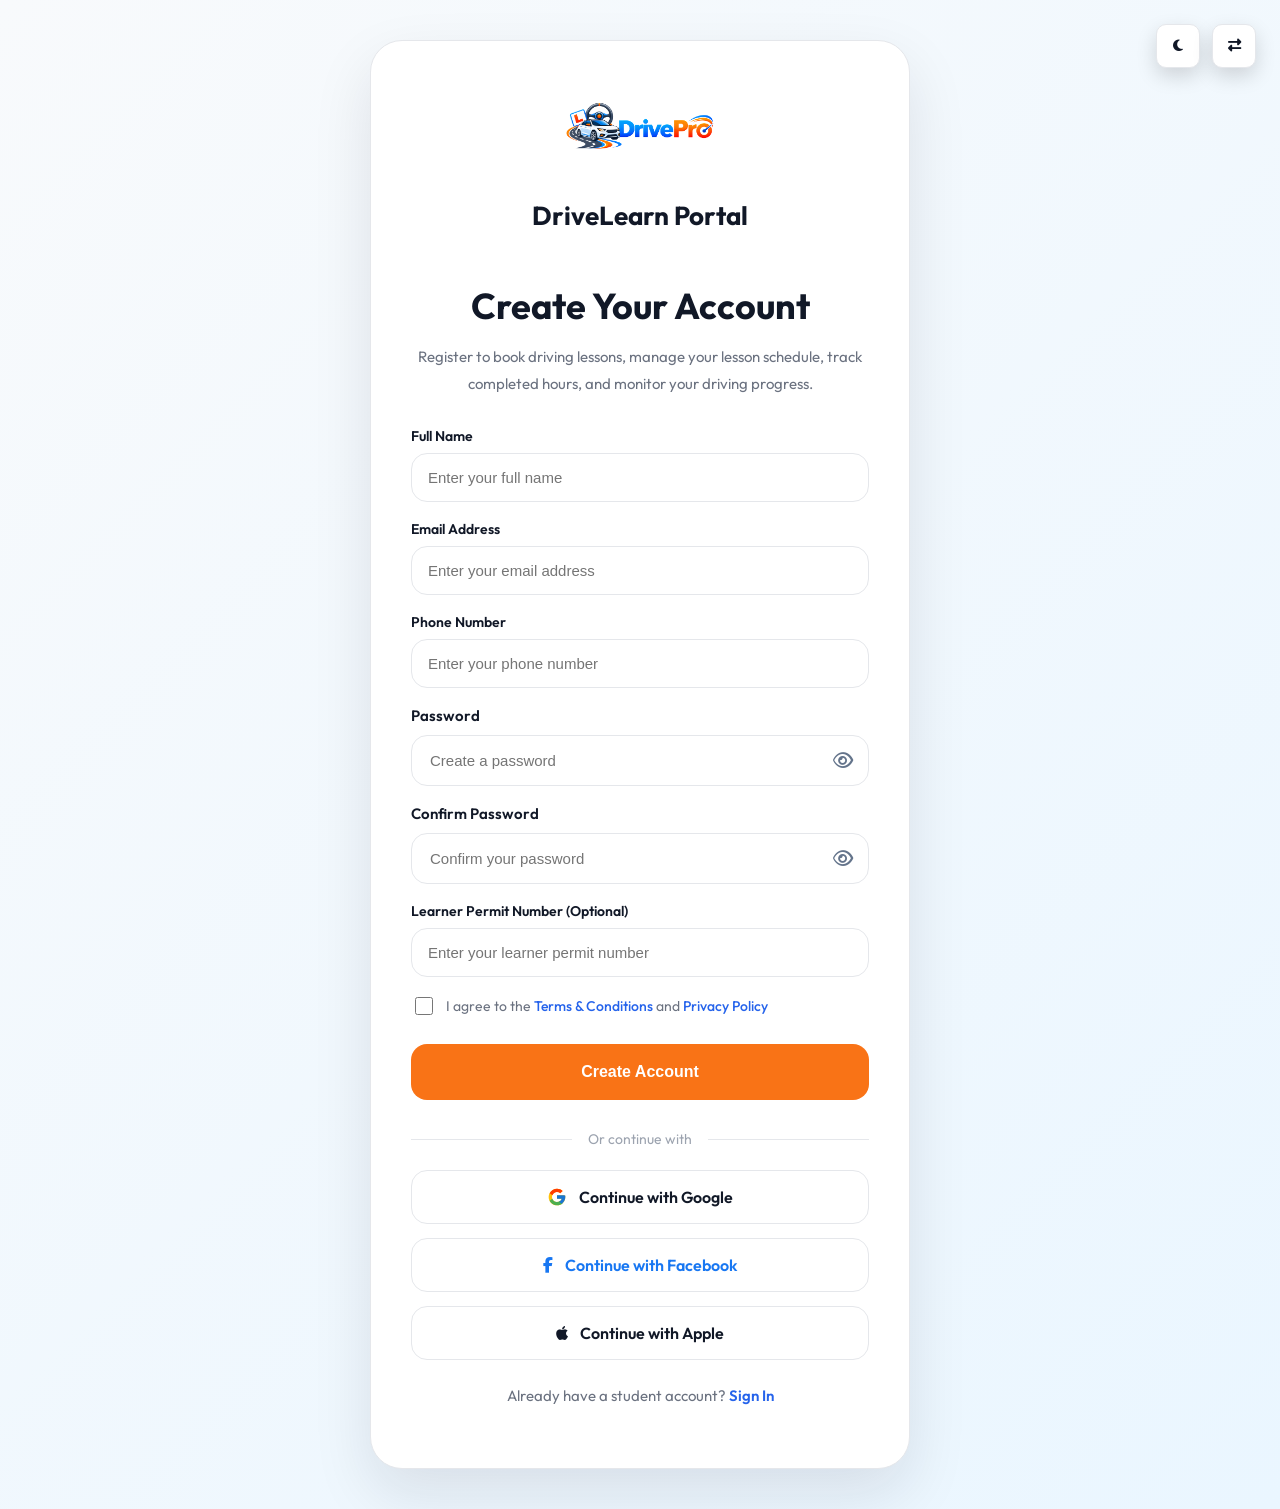
<file: register.html>
<!DOCTYPE html>
<html lang="en">

<head>
    <meta charset="UTF-8">
    <meta name="viewport" content="width=device-width, initial-scale=1.0">

    <title>DriveLearn - Driving Instructor & Lesson Booking</title>

    <!-- Favicon -->
    <link rel="icon" type="image/png" href="images/logo.png">

    <!-- Google Fonts -->
    <link rel="preconnect" href="https://fonts.googleapis.com">
<link rel="preconnect" href="https://fonts.gstatic.com" crossorigin>
<link href="https://fonts.googleapis.com/css2?family=Inter:wght@400;500;600;700&family=Outfit:wght@500;600;700;800&display=swap" rel="stylesheet">
    <link rel="stylesheet" href="https://cdnjs.cloudflare.com/ajax/libs/font-awesome/6.7.2/css/all.min.css">
    <link rel="stylesheet" href="https://cdnjs.cloudflare.com/ajax/libs/font-awesome/6.7.2/css/all.min.css">

    <!-- Main CSS -->
    <link rel="stylesheet" href="css/style.css">

    <!-- Responsive CSS -->
    <link rel="stylesheet" href="css/responsive.css">
</head>

<body>
    <!-- Dark Mode & RTL Controls -->
    <div class="auth-controls">
        <button class="theme-toggle" id="theme-toggle">
            <i class="fa-solid fa-moon"></i>
        </button>

        <button class="rtl-toggle" id="rtl-toggle">
            <i class="fa-solid fa-right-left"></i>
        </button>
    </div>

    <!-- ==================== STUDENT REGISTER PORTAL ==================== -->

<section class="register-portal">

<div class="register-card">

    <!-- Logo -->
    <div class="register-logo">
        <a href="index.html" class="register-logo-link">
            <img src="images/logo.png" alt="DriveLearn Logo">
            <h2>DriveLearn Portal</h2>
        </a>
    </div>

    <!-- Header -->
    <div class="register-header">
        <h1>Create Your Account</h1>
        <p>
            Register to book driving lessons, manage your lesson schedule,
            track completed hours, and monitor your driving progress.
        </p>
    </div>

    <!-- Registration Form -->
    <form class="register-form">

        <div class="register-group">
            <label>Full Name</label>
            <input
                type="text"
                placeholder="Enter your full name"
                required
            >
        </div>

        <div class="register-group">
            <label>Email Address</label>
            <input
                type="email"
                placeholder="Enter your email address"
                required
            >
        </div>

        <div class="register-group">
            <label>Phone Number</label>
            <input
                type="tel"
                placeholder="Enter your phone number"
                required
            >
        </div>

        <div class="form-group">
    <label>Password</label>
    <div class="password-field">
        <input
            type="password"
            id="register-password"
            placeholder="Create a password"
            required
        >
        <i class="fa-regular fa-eye toggle-password" data-target="register-password"></i>
    </div>
</div>

<div class="form-group">
    <label>Confirm Password</label>
    <div class="password-field">
        <input
            type="password"
            id="confirm-password"
            placeholder="Confirm your password"
            required
        >
        <i class="fa-regular fa-eye toggle-password" data-target="confirm-password"></i>
    </div>
</div>

        <div class="register-group">
            <label>Learner Permit Number (Optional)</label>
            <input
                type="text"
                placeholder="Enter your learner permit number"
            >
        </div>

        <label class="register-terms">
            <input type="checkbox" required>
            <span>
                I agree to the
                <a href="#">Terms & Conditions</a>
                and
                <a href="#">Privacy Policy</a>
            </span>
        </label>

        <button type="submit" class="btn btn-primary register-btn">
            Create Account
        </button>

    </form>

    <!-- Divider -->
    <div class="register-divider">
        <span>Or continue with</span>
    </div>

    <!-- Social Login -->
    <div class="register-social">

        <!-- Google -->
        <a href="#" class="social-btn google">

            <svg width="20" height="20" viewBox="0 0 48 48" aria-hidden="true">
                <path fill="#FFC107" d="M43.6 20.5H42V20H24v8h11.3C33.7 32.7 29.3 36 24 36c-6.6 0-12-5.4-12-12S17.4 12 24 12c3 0 5.7 1.1 7.8 3l5.7-5.7C34.1 6.1 29.3 4 24 4 12.9 4 4 12.9 4 24s8.9 20 20 20 20-8.9 20-20c0-1.3-.1-2.4-.4-3.5z"/>
                <path fill="#FF3D00" d="M6.3 14.7l6.6 4.8C14.7 16.1 19 12 24 12c3 0 5.7 1.1 7.8 3l5.7-5.7C34.1 6.1 29.3 4 24 4 16.3 4 9.7 8.3 6.3 14.7z"/>
                <path fill="#4CAF50" d="M24 44c5.2 0 10-2 13.6-5.2l-6.3-5.3C29.2 35.1 26.7 36 24 36c-5.3 0-9.7-3.3-11.3-8l-6.6 5.1C9.5 39.6 16.2 44 24 44z"/>
                <path fill="#1976D2" d="M43.6 20.5H42V20H24v8h11.3c-1.1 3.1-3.3 5.5-6.3 7.1l6.3 5.3C39.9 36.8 44 30.9 44 24c0-1.3-.1-2.4-.4-3.5z"/>
            </svg>

            Continue with Google

        </a>

        <!-- Facebook -->
        <a href="#" class="social-btn facebook">
            <i class="fa-brands fa-facebook-f"></i>
            Continue with Facebook
        </a>

        <!-- Apple -->
        <a href="#" class="social-btn apple">
            <i class="fa-brands fa-apple"></i>
            Continue with Apple
        </a>

    </div>

    <!-- Footer -->
    <div class="register-footer">
        <p>
            Already have a student account?
            <a href="login.html">Sign In</a>
        </p>
    </div>

</div>


</section>
<!-- ==================== STUDENT REGISTER PORTAL END ==================== -->

<script src="js/script.js"></script>
</body>
</html>
</file>
<file: css/style.css>
/* ===================================
   Header - Driving Academy
=================================== */

:root{
    --primary:#7CC4FA;
    --primary-dark:#5FAEE3;
    --accent:#F97316;
    --text:#1F2937;
    --white:#FFFFFF;
    --border:#E5E7EB;
    --shadow:0 8px 25px rgba(0,0,0,0.08);
}
body{
    font-family: 'Outfit', sans-serif;
}
html,
body{
    margin:0;
    padding:0;
    width:100%;
    overflow-x:hidden;
}
body{
    overflow-x:auto;
}
*,
*::before,
*::after{
    box-sizing:border-box;
}
*{
    box-sizing:border-box;
}

img{
    max-width:100%;
    display:block;
}
/* Main site container spacing */

.container{
    width:100%;
    max-width:1440px;      /* wider layout */
    margin:0 auto;
    padding:0 24px;        /* small left and right gap */
}

/* Sections */

section{
    padding-left:24px;
    padding-right:24px;
}



.header{
    position:fixed;
    top:0;
    left:0;
    width:100%;
    background:rgba(255,255,255,0.96);
    backdrop-filter:blur(12px);
    border-bottom:1px solid var(--border);
    box-shadow:var(--shadow);
    z-index:999;
}

.header .container{
    display:grid;
    grid-template-columns:180px 1fr 340px;
    align-items:center;
    height:85px;
    padding: 0 20px;
}

/* Logo */

.logo img{
    width:130px;
}

/* Navigation */

.navbar{
    display:flex;
    justify-content:center;
    text-decoration: none;
}

.nav-menu{
    display:flex;
    align-items:center;
    gap:32px;
    text-decoration: none;
    list-style: none;
}

.nav-link{
    color:var(--text);
    font-size:19px;
    font-weight:600;
    transition:0.3s ease;
    text-decoration: none;
}

.nav-link:hover,
.nav-link.active{
    color:var(--primary-dark);
}

.nav-link i{
    font-size:12px;
    margin-left:6px;
    text-decoration: none;
}

/* Dropdown */

.dropdown{
    position:relative;
}

.dropdown-menu{
    position:absolute;
    top:100%;
    left:0;
    margin-top:10px;
    width:170px;
    background:var(--white);
    border:1px solid var(--border);
    border-radius:16px;
    box-shadow:var(--shadow);
    opacity:0;
    padding:8px;
    visibility:hidden;
    transition:0.3s ease;
    overflow:hidden;
    text-decoration: none;
    list-style: none;
}

.dropdown:hover .dropdown-menu{
    opacity:1;
    visibility:visible;
    text-decoration: none;
    list-style: none;
}

.dropdown-menu a{
    display:block;
    padding:14px 20px;
    color:var(--text);
    transition:0.3s ease;
    text-decoration: none;
    list-style: none;
}

.dropdown-menu a:hover{
    background:#F8FAFC;
    color:var(--primary-dark);
}

/* Right buttons */

.desktop-btn{
    display:flex;
    justify-content:flex-end;
    align-items:center;
    gap:10px;
    padding-right: 8px;
}

/* Theme & RTL */

.theme-toggle,
.rtl-toggle{
    width:54px;
    height:40px;
    border:1px solid var(--primary);
    border-radius:16px;
    background:var(--white);
    color:var(--text);
    display:flex;
    align-items:center;
    justify-content:center;
    cursor:pointer;
    transition:0.3s ease;
}

.theme-toggle:hover,
.rtl-toggle:hover{
    background:var(--primary);
    color:var(--white);
    border-color:var(--primary);
}

/* Dashboard */

.dashboard-btn{
    display:inline-flex;
    align-items:center;
    justify-content:center;
    padding:9px 18px;
    height:35px;
    width: 125px;
    border:2px solid var(--primary);
    border-radius:20px;
    color:var(--primary-dark);
    font-weight:600;
    transition:0.3s ease;
    text-decoration: none;
}

.dashboard-btn:hover{
    background:var(--primary);
    color:var(--white);
}

/* Login */

.login-btn{
    display:inline-flex;
    align-items:center;
    justify-content:center;
    padding:11px 22px;
    height:35px;
    width: 110px;
    background:var(--accent);
    color:var(--white);
    border-radius:20px;
    font-weight:600;
    transition:0.3s ease;
    text-decoration: none;
}

.login-btn:hover{
    background:#EA580C;
}

/* Mobile */

.mobile-btn{
    display:none;
}

.menu-toggle{
    display:none;
    font-size:28px;
    color:var(--text);
    cursor:pointer;
}


/* ===================================
   Footer
=================================== */

.footer{
    background:#F8FAFC;
    border-top:1px solid var(--border);
    padding:70px 0 30px;
    margin-top:0px;
    
}

.footer-grid{
    display:grid;
    grid-template-columns:1.5fr 1fr 1fr 1.2fr;
    gap:40px;
}

/* Logo */

.footer-logo img{
    width:140px;
    margin-bottom:18px;
}

/* About */

.footer-about p{
    color:#6B7280;
    line-height:1.8;
    margin-bottom:24px;
    font-size:15px;
}

/* Headings */

.footer h4{
    font-size:18px;
    color:var(--text);
    margin-bottom:20px;
    font-weight:600;
}

/* Lists */

.footer-links ul,
.footer-services ul,
.footer-contact ul{
    list-style:none;
    padding:0;
    margin:0;
}

.footer-links li,
.footer-services li,
.footer-contact li{
    margin-bottom:14px;
}

.footer-links a,
.footer-services a{
    color:#6B7280;
    text-decoration:none;
    transition:0.3s ease;
}

.footer-links a:hover,
.footer-services a:hover{
    color:var(--primary-dark);
    padding-left:6px;
}

/* Contact */

.footer-contact li{
    display:flex;
    align-items:flex-start;
    gap:10px;
    color:#6B7280;
    line-height:1.7;
}

.footer-contact i{
    color:var(--accent);
    font-size:16px;
    margin-top:4px;
}

/* Social */

.footer-social{
    display:flex;
    gap:12px;
}

.footer-social a{
    width:42px;
    height:42px;
    border:1px solid var(--border);
    border-radius:50%;
    display:flex;
    align-items:center;
    justify-content:center;
    color:var(--text);
    background:#FFFFFF;
    transition:0.3s ease;
    text-decoration:none;
}

.footer-social a:hover{
    background:var(--primary);
    border-color:var(--primary);
    color:#FFFFFF;
}

/* Divider */

.footer-divider{
    height:1px;
    background:#E5E7EB;
    margin:40px 0 25px;
}

/* Bottom */

.footer-bottom{
    display:flex;
    justify-content:space-between;
    align-items:center;
    gap:20px;
}

.footer-bottom p{
    color:#6B7280;
    font-size:14px;
    margin:0;
}

.footer-bottom-links{
    display:flex;
    gap:20px;
}

.footer-bottom-links a{
    color:#6B7280;
    text-decoration:none;
    font-size:14px;
    transition:0.3s ease;
}

.footer-bottom-links a:hover{
    color:var(--primary-dark);
}




/***home1****/

/* ===================================
   Hero Section
=================================== */

.hero{
    position: relative;
    width: 100%;
    height: 100vh;
    overflow: hidden;
    margin-top: 85px;
    padding-left:0px;
    padding-right:0px;
}

.hero-slider{
    position: relative;
    width: 100%;
    height: 100%;
}

.hero-slide{
    position: absolute;
    inset: 0;
    background-size: cover;
    background-position: center;
    background-repeat: no-repeat;
    opacity: 0;
    visibility: hidden;
    transition: opacity 0.8s ease;
}

.hero-slide.active{
    opacity: 1;
    visibility: visible;
}

/* Dark overlay */

.hero-slide::before{
    content: "";
    position: absolute;
    inset: 0;
    background: rgba(15, 23, 42, 0.55);
}

/* Content */

.hero-container{
    position: relative;
    z-index: 2;
    display: flex;
    align-items: center;
    height: 100%;
    padding-left: 80px;   /* move content away from left edge */
    padding-right: 40px;
}

.hero-content{
    max-width: 650px;
    color: #FFFFFF;
}

.hero-badge{
    display: inline-flex;
    align-items: center;
    gap: 8px;
    padding: 10px 18px;
    background: rgba(255, 255, 255, 0.045);
    color: var(--primary);
    border-radius: 999px;
    font-size: 17px;
    font-weight: 500;
    margin-bottom: 24px;
}

.hero-content .hero-badge i{
    color: var(--accent);
}


.hero-content h1{
    font-size: 64px;
    line-height: 1.15;
    font-weight: 700;
    margin-bottom: 24px;
    color: var(--primary);
}

.hero-content h1 span{
    color: var(--primary);
}

.hero-content p{
    font-size: 18px;
    line-height: 1.8;
    color: rgba(255,255,255,0.9);
    margin-bottom: 36px;
}

/* Buttons */

.hero-buttons{
    display: flex;
    gap: 16px;
}

.hero-buttons .btn{
    display: inline-flex;
    align-items: center;
    justify-content: center;
    padding: 14px 28px;
    border-radius: 16px;
    font-size: 16px;
    font-weight: 600;
    text-decoration: none;
    transition: all 0.3s ease;
}

.hero-buttons .btn-primary{
    background: var(--accent);
    color: #FFFFFF;
}

.hero-buttons .btn-primary:hover{
    background: #EA580C;
    transform: translateY(-2px);
}

.hero-buttons .btn-outline{
    border: 2px solid rgba(255,255,255,0.7);
    color: #FFFFFF;
    background: transparent;
}

.hero-buttons .btn-outline:hover{
    background: #FFFFFF;
    color: var(--text);
}

/* Navigation arrows */



/* Dots */

.hero-dots{
    position: absolute;
    bottom: 35px;
    left: 50%;
    transform: translateX(-50%);
    display: flex;
    gap: 12px;
    z-index: 3;
}

.hero-dots .dot{
    width: 12px;
    height: 12px;
    border-radius: 50%;
    background: rgba(255,255,255,0.4);
    cursor: pointer;
    transition: all 0.3s ease;
}

.hero-dots .dot.active{
    width: 34px;
    border-radius: 999px;
    background: var(--accent);
}

/* ===================================
   Why Choose Us
=================================== */

.section{
    padding:90px 0;
}

.why-choose{
    background:#F8FAFC;
}

.section-header{
    text-align:center;
    max-width:700px;
    margin:0 auto 60px;
}

.section-subtitle{
    display:inline-block;
    padding:8px 18px;
    background:rgba(124,196,250,0.15);
    color:var(--primary-dark);
    border-radius:999px;
    font-size:17px;
    font-weight:600;
    margin-bottom:18px;
}

.section-title{
    font-size:42px;
    color:var(--text);
    margin-bottom:18px;
    font-weight:700;
    line-height:1.2;
}

.section-description{
    font-size:17px;
    color:#6B7280;
    line-height:1.8;
}

.choose-grid{
    display:grid;
    grid-template-columns:repeat(4,1fr);
    gap:30px;
}

.choose-card{
    background:#FFFFFF;
    border:1px solid var(--border);
    border-radius:24px;
    padding:35px 28px;
    transition:all .35s ease;
    box-shadow:0 8px 25px rgba(0,0,0,0.04);
}

.choose-card:hover{
    transform:translateY(-8px);
    border-color:var(--primary);
    box-shadow:0 18px 40px rgba(95,174,227,0.15);
}

.choose-icon{
    width:72px;
    height:72px;
    border-radius:20px;
    background:rgba(124,196,250,0.12);
    display:flex;
    align-items:center;
    justify-content:center;
    margin-bottom:24px;
}

.choose-icon i{
    font-size:30px;
    color:var(--primary-dark);
}

.choose-card h3{
    font-size:25px;
    color:var(--text);
    margin-bottom:16px;
    font-weight:600;
}

.choose-card p{
    color:#6B7280;
    line-height:1.8;
    font-size:15px;
    font-weight: 150;
}

/* Hover icon */

.choose-card:hover .choose-icon{
    background:var(--primary);
}

.choose-card:hover .choose-icon i{
    color:#FFFFFF;
}
/* ===================================
   Driving Courses
=================================== */

.courses{
    background:#FFFFFF;
}

.courses-grid{
    display:grid;
    grid-template-columns:repeat(3,1fr);
    gap:30px;
}

.course-card{
    background:#FFFFFF;
    border:1px solid var(--border);
    border-radius:24px;
    overflow:hidden;
    box-shadow:0 10px 30px rgba(0,0,0,0.05);
    transition:all .35s ease;
    position:relative;
    display:flex;
    flex-direction:column;
}

.course-card:hover{
    transform:translateY(-8px);
    box-shadow:0 20px 40px rgba(95,174,227,0.15);
    border-color:var(--primary);
}

.course-image{
    overflow:hidden;
}

.course-image img{
    width:100%;
    height:220px;
    object-fit:cover;
    transition:transform .5s ease;
}

.course-card:hover .course-image img{
    transform:scale(1.08);
}

.course-content{
    padding:28px;
    display:flex;
    flex-direction:column;
    flex:1;
}

.course-content h3{
    font-size:24px;
    color:var(--text);
    margin-bottom:14px;
    font-weight:700;
}

.course-content p{
    color:#6B7280;
    line-height:1.8;
    font-size:15px;
    margin-bottom:22px;
}

.course-features{
    list-style:none;
    padding:0;
    margin:0 0 24px;
}

.course-features li{
    display:flex;
    align-items:center;
    gap:10px;
    color:#4B5563;
    font-size:15px;
    margin-bottom:12px;
}

.course-features i{
    color:var(--primary-dark);
    font-size:14px;
}

.course-footer{
    margin-top:auto;
    display:flex;
    align-items:center;
    justify-content:space-between;
    gap:15px;
}

.course-price{
    font-size:28px;
    font-weight:700;
    color:var(--text);
}

.course-btn{
    display:inline-flex;
    align-items:center;
    justify-content:center;
    padding:12px 22px;
    background:var(--accent);
    color:#FFFFFF;
    text-decoration:none;
    border-radius:16px;
    font-weight:600;
    transition:all .3s ease;
}

.course-btn:hover{
    background:#EA580C;
    transform:translateY(-2px);
}

/* Featured card */

.course-card.featured{
    border:2px solid var(--primary);
    transform:translateY(-6px);
}

.course-card.featured:hover{
    transform:translateY(-12px);
}

.course-badge{
    position:absolute;
    top:18px;
    right:18px;
    background:var(--primary);
    color:#FFFFFF;
    padding:8px 14px;
    border-radius:999px;
    font-size:13px;
    font-weight:600;
    z-index:2;
}

/* ===================================
   How It Works
=================================== */

.how-it-works{
    background:#F8FAFC;
}

.steps-grid{
    display:grid;
    grid-template-columns:repeat(3,1fr);
    gap:30px;
    position:relative;
}

/* Connecting line */

.steps-grid::before{
    content:"";
    position:absolute;
    top:75px;
    left:16%;
    width:68%;
    height:2px;
    background:#DCEAF8;
    z-index:0;
}

.step-card{
    position:relative;
    z-index:1;
    background:#FFFFFF;
    border:1px solid var(--border);
    border-radius:24px;
    padding:40px 30px;
    text-align:center;
    box-shadow:0 10px 30px rgba(0,0,0,0.04);
    transition:all .35s ease;
}

.step-card:hover{
    transform:translateY(-8px);
    border-color:var(--primary);
    box-shadow:0 20px 40px rgba(95,174,227,0.15);
}

/* Step number */

.step-number{
    position:absolute;
    top:20px;
    right:20px;
    font-size:14px;
    font-weight:700;
    color:var(--primary-dark);
    background:rgba(124,196,250,0.12);
    padding:8px 14px;
    border-radius:999px;
}

/* Icon */

.step-icon{
    width:90px;
    height:90px;
    border-radius:50%;
    background:rgba(124,196,250,0.12);
    display:flex;
    align-items:center;
    justify-content:center;
    margin:0 auto 24px;
    transition:all .35s ease;
}

.step-icon i{
    font-size:34px;
    color:var(--primary-dark);
}

.step-card:hover .step-icon{
    background:var(--primary);
}

.step-card:hover .step-icon i{
    color:#FFFFFF;
}

/* Content */

.step-card h3{
    font-size:24px;
    color:var(--text);
    margin-bottom:16px;
    font-weight:700;
}

.step-card p{
    color:#6B7280;
    line-height:1.8;
    font-size:15px;
}

/* ===================================
   Achievements / Statistics
=================================== */

.achievements{
    background:#F8FAFC;
}

.stats-grid{
    display:grid;
    grid-template-columns:repeat(4,1fr);
    gap:30px;
}

.stat-card{
    background:#FFFFFF;
    border:1px solid var(--border);
    border-radius:24px;
    padding:35px 25px;
    text-align:center;
    box-shadow:0 10px 30px rgba(0,0,0,0.04);
    transition:all .35s ease;
}

.stat-card:hover{
    transform:translateY(-8px);
    border-color:var(--primary);
    box-shadow:0 20px 40px rgba(95,174,227,0.15);
}

.stat-icon{
    width:80px;
    height:80px;
    border-radius:50%;
    background:rgba(124,196,250,0.12);
    display:flex;
    align-items:center;
    justify-content:center;
    margin:0 auto 24px;
    transition:all .35s ease;
}

.stat-icon i{
    font-size:34px;
    color:var(--primary-dark);
}

.stat-card:hover .stat-icon{
    background:var(--primary);
}

.stat-card:hover .stat-icon i{
    color:#FFFFFF;
}

.stat-card h3{
    font-size:48px;
    color:var(--text);
    font-weight:700;
    display:inline-block;
    margin:0;
}

.stat-card span{
    font-size:30px;
    color:var(--accent);
    font-weight:700;
    margin-left:2px;
}

.stat-card p{
    margin-top:14px;
    color:#6B7280;
    font-size:16px;
    font-weight:500;
    line-height:1.6;
}

/* ===================================
   Vehicles & Facilities
=================================== */

.vehicles{
    background:#FFFFFF;
}

.vehicles-wrapper{
    display:grid;
    grid-template-columns:1fr 1fr;
    gap:60px;
    align-items:center;
}

/* Images */

.vehicles-images{
    display:flex;
    flex-direction:column;
    gap:20px;
}

.main-image img{
    width:100%;
    height:420px;
    object-fit:cover;
    border-radius:24px;
    box-shadow:0 15px 40px rgba(0,0,0,0.08);
}

.small-images{
    display:grid;
    grid-template-columns:1fr 1fr;
    gap:20px;
}

.small-images img{
    width:100%;
    height:180px;
    object-fit:cover;
    border-radius:20px;
    box-shadow:0 10px 25px rgba(0,0,0,0.06);
    transition:transform .35s ease;
}

.small-images img:hover{
    transform:translateY(-5px);
}

/* Content */

.vehicles-content{
    display:flex;
    flex-direction:column;
    gap:24px;
}

.vehicles-content .section-title{
    margin-bottom:0;
}

.vehicles-content .section-description{
    margin-bottom:10px;
}

/* Features */

.facility-list{
    display:flex;
    flex-direction:column;
    gap:22px;
}

.facility-item{
    display:flex;
    align-items:flex-start;
    gap:18px;
    padding:22px;
    background:#F8FAFC;
    border:1px solid var(--border);
    border-radius:20px;
    transition:all .3s ease;
}

.facility-item:hover{
    background:#FFFFFF;
    border-color:var(--primary);
    box-shadow:0 12px 30px rgba(95,174,227,0.12);
}

.facility-icon{
    width:60px;
    height:60px;
    border-radius:16px;
    background:rgba(124,196,250,0.12);
    display:flex;
    align-items:center;
    justify-content:center;
    flex-shrink:0;
    transition:all .3s ease;
}

.facility-icon i{
    font-size:26px;
    color:var(--primary-dark);
}

.facility-item:hover .facility-icon{
    background:var(--primary);
}

.facility-item:hover .facility-icon i{
    color:#FFFFFF;
}

.facility-item h4{
    font-size:20px;
    color:var(--text);
    margin-bottom:8px;
    font-weight:600;
}

.facility-item p{
    color:#6B7280;
    font-size:15px;
    line-height:1.7;
}
.section-subtitle{
    display:inline-flex;
    align-items:center;
    justify-content:center;
    width:auto;
    max-width:max-content;
    padding:8px 18px;
    background:rgba(124,196,250,0.15);
    color:var(--primary-dark);
    border-radius:999px;
    font-size:19px;
    font-weight:600;
    margin-bottom:18px;
}

/* Button */

.vehicles-content .btn{
    align-self:flex-start;
    margin-top:10px;
    padding:14px 28px;
    border-radius:16px;
}
/* Global button style */
.btn{
    display:inline-flex;
    align-items:center;
    justify-content:center;
    padding:14px 28px;
    background:var(--accent);
    color:#FFFFFF;
    text-decoration:none;
    border-radius:16px;
    font-size:16px;
    font-weight:600;
    transition:all 0.3s ease;
    border:none;
    cursor:pointer;
}

.btn:hover{
    background:#EA580C;
    transform:translateY(-2px);
}

/* ===================================
   Testimonials
=================================== */

.testimonials{
    background:#F8FAFC;
}

.testimonial-grid{
    display:grid;
    grid-template-columns:repeat(3,1fr);
    gap:30px;
}

.testimonial-card{
    background:#FFFFFF;
    border:1px solid var(--border);
    border-radius:24px;
    padding:32px 28px;
    box-shadow:0 10px 30px rgba(0,0,0,0.04);
    transition:all .35s ease;
    display:flex;
    flex-direction:column;
    position:relative;
}

.testimonial-card:hover{
    transform:translateY(-8px);
    border-color:var(--primary);
    box-shadow:0 20px 40px rgba(95,174,227,0.15);
}

/* Featured middle card */

.testimonial-card.featured{
    border:2px solid var(--primary);
}

.testimonial-card.featured:hover{
    transform:translateY(-10px);
}

/* Quote icon */

.testimonial-card::before{
    content:"“";
    position:absolute;
    top:18px;
    right:24px;
    font-size:70px;
    color:rgba(124,196,250,0.15);
    font-family:serif;
    line-height:1;
}

/* Rating */

.testimonial-rating{
    display:flex;
    gap:5px;
    margin-bottom:18px;
}

.testimonial-rating i{
    color:#F59E0B;
    font-size:16px;
}

/* Testimonial text */

.testimonial-text{
    color:#6B7280;
    line-height:1.8;
    font-size:15px;
    margin-bottom:24px;
    flex:1;
    font-style:italic;
}

/* Student info */

.testimonial-user{
    display:flex;
    align-items:center;
    gap:14px;
    padding-top:18px;
    border-top:1px solid #E5E7EB;
}

.testimonial-user img{
    width:58px;
    height:58px;
    border-radius:50%;
    object-fit:cover;
    border:3px solid rgba(124,196,250,0.25);
}

.testimonial-user h4{
    font-size:18px;
    color:var(--text);
    margin-bottom:4px;
    font-weight:600;
}

.testimonial-user span{
    font-size:14px;
    color:#6B7280;
}

/* ===================================
   CTA Section
=================================== */

.cta{
    background:#FFFFFF;
    margin-bottom: 0;
    margin: 0;
    padding: 0;
}

.cta-box{
    background:linear-gradient(135deg,#EAF6FF 0%,#D8EEFF 100%);
    border:1px solid rgba(124,196,250,0.25);
    border-radius:32px;
    padding:90px 60px;
    text-align:center;
    position:relative;
    overflow:hidden;
    
}
.cta .container{
    width:100%;
    max-width:100%;
    padding:0;
}


/* Decorative circles */

.cta-box::before,
.cta-box::after{
    content:"";
    position:absolute;
    border-radius:50%;
    background:rgba(124,196,250,0.12);
}

.cta-box::before{
    width:180px;
    height:180px;
    top:-60px;
    left:-60px;
}

.cta-box::after{
    width:140px;
    height:140px;
    bottom:-40px;
    right:-40px;
}

/* Content */

.cta-subtitle{
    display:inline-flex;
    align-items:center;
    justify-content:center;
    padding:8px 18px;
    background:#FFFFFF;
    color:var(--primary-dark);
    border-radius:999px;
    font-size:14px;
    font-weight:600;
    margin-bottom:18px;
    position:relative;
    z-index:1;
}

.cta-title{
    font-size:46px;
    color:var(--text);
    font-weight:700;
    line-height:1.2;
    margin-bottom:18px;
    position:relative;
    z-index:1;
    line-height: normal;
}

.cta-description{
    max-width:700px;
    margin:0 auto 35px;
    color:#6B7280;
    font-size:17px;
    line-height:1.8;
    position:relative;
    z-index:1;
}

/* Buttons */

.cta-buttons{
    display:flex;
    justify-content:center;
    align-items:center;
    gap:18px;
    flex-wrap:wrap;
    position:relative;
    z-index:1;
}

.cta-buttons .btn{
    min-width:180px;
    height:52px;
    border-radius:16px;
    font-weight:600;
    transition:all .3s ease;
    font-size: 17px;
}

.cta-buttons .btn-primary{
    background:var(--accent);
    color:#FFFFFF;
}

.cta-buttons .btn-primary:hover{
    background:#EA580C;
    transform:translateY(-2px);
}

.cta-buttons .btn-outline{
    background:#FFFFFF;
    color:var(--text);
    border:1px solid var(--border);
}

.cta-buttons .btn-outline:hover{
    background:var(--primary);
    color:#FFFFFF;
    border-color:var(--primary);
}




/****home2*****/

/* ===================================
   Home 2 Hero Section
=================================== */

.hero-two{
    background:#F8FAFC;
    padding:140px 0 90px;
    overflow:hidden;
    padding-left:0px;
    padding-right:0px;
}

.hero-two-wrapper{
    display:grid;
    grid-template-columns:1fr 1fr;
    align-items:center;
    gap:70px;
}

/* Left Content */

.hero-two-content{
    max-width:620px;
    padding-left: 24px;
    padding-right: 24px;
}

.hero-two-badge{
    display:inline-flex;
    align-items:center;
    gap:10px;
    padding:10px 18px;
    background:rgba(124,196,250,0.12);
    color:var(--primary-dark);
    border-radius:999px;
    font-size:15px;
    font-weight:600;
    margin-bottom:24px;
}

.hero-two-badge i{
    color:var(--accent);
}

.hero-two-content h1{
    font-size:64px;
    line-height:1.1;
    font-weight:700;
    color:var(--text);
    margin-bottom:24px;
}

.hero-two-content h1 span{
    color:var(--primary-dark);
}

.hero-two-content p{
    font-size:18px;
    line-height:1.8;
    color:#6B7280;
    margin-bottom:36px;
}

/* Buttons */

.hero-two-buttons{
    display:flex;
    gap:16px;
    margin-bottom:50px;
   
}

.hero-two-buttons .btn{
    min-width:170px;
    height:54px;
    border-radius:16px;
}
.hero-two-buttons a{
    font-size: 19px;

   
}

/* Stats */

.hero-two-stats{
    display:flex;
    gap:40px;
    flex-wrap:wrap;
}

.hero-stat h3{
    font-size:34px;
    color:var(--text);
    font-weight:700;
    margin-bottom:8px;
    line-height: 1;
}

.hero-stat span{
    font-size:15px;
    color:#6B7280;
}

/* Right Image */

.hero-two-image{
    position:relative;
}

.hero-image-box{
    position:relative;
    border-radius:32px;
    overflow:hidden;
    box-shadow:0 25px 60px rgba(0,0,0,0.12);
}

.hero-image-box img{
    width:100%;
    height:650px;
    object-fit:cover;
    display:block;
}

/* Floating Card */

.hero-floating-card{
    position:absolute;
    bottom:30px;
    left:30px;
    background:#FFFFFF;
    border-radius:20px;
    padding:18px 22px;
    display:flex;
    align-items:center;
    gap:16px;
    box-shadow:0 20px 40px rgba(0,0,0,0.12);
    min-width:260px;
}

.hero-floating-card i{
    width:52px;
    height:52px;
    border-radius:16px;
    background:rgba(124,196,250,0.15);
    color:var(--primary-dark);
    display:flex;
    align-items:center;
    justify-content:center;
    font-size:24px;
}

.hero-floating-card h4{
    font-size:18px;
    color:var(--text);
    margin-bottom:4px;
    font-weight:600;
}

.hero-floating-card p{
    font-size:14px;
    color:#6B7280;
    margin:0;
}

/* ===================================
   Home 2 About Section
=================================== */

.about-home-two{
    background:#FFFFFF;
    padding:60px 0 90px;
}

.about-two-wrapper{
    display:grid;
    grid-template-columns:1fr 1fr;
    align-items:center;
    gap:70px;
    padding:140px 0 90px;
}

/* Left image */

.about-two-image{
    position:relative;
}

.about-image-box{
    position:relative;
    border-radius:32px;
    overflow:hidden;
    box-shadow:0 25px 60px rgba(0,0,0,0.10);
}

.about-image-box img{
    width:100%;
    height:650px;
    object-fit:cover;
    display:block;
}

/* Experience card */

.experience-card{
    position:absolute;
    bottom:30px;
    left:30px;
    background:#FFFFFF;
    border-radius:24px;
    padding:24px 26px;
    box-shadow:0 20px 40px rgba(0,0,0,0.12);
    max-width:220px;
}

.experience-card h3{
    font-size:42px;
    color:var(--primary-dark);
    font-weight:700;
    margin-bottom:8px;
}

.experience-card p{
    color:#6B7280;
    font-size:15px;
    line-height:1.6;
    margin:0;
}

/* Right content */

.about-two-content{
    max-width:600px;
}

.about-two-content .section-title{
    margin-bottom:22px;
}

.about-two-content .section-description{
    margin-bottom:35px;
}

/* Features */

.about-two-features{
    display:flex;
    flex-direction:column;
    gap:22px;
    margin-bottom:35px;
}

.feature-item{
    display:flex;
    align-items:flex-start;
    gap:18px;
    padding:22px;
    background:#F8FAFC;
    border:1px solid var(--border);
    border-radius:20px;
    transition:all .3s ease;
}

.feature-item:hover{
    background:#FFFFFF;
    border-color:var(--primary);
    box-shadow:0 12px 30px rgba(95,174,227,0.12);
}

.feature-item i{
    width:52px;
    height:52px;
    border-radius:16px;
    background:rgba(124,196,250,0.12);
    color:var(--primary-dark);
    display:flex;
    align-items:center;
    justify-content:center;
    font-size:22px;
    flex-shrink:0;
    transition:all .3s ease;
}

.feature-item:hover i{
    background:var(--primary);
    color:#FFFFFF;
}

.feature-item h4{
    font-size:20px;
    color:var(--text);
    margin-bottom:8px;
    font-weight:600;
}

.feature-item p{
    color:#6B7280;
    font-size:15px;
    line-height:1.7;
    margin:0;
}

/* Button */

.about-two-content .btn{
    min-width:200px;
    height:52px;
    border-radius:16px;
}

/* ===================================
   Driving Programs
=================================== */

.programs{
    background:#FFFFFF;
    padding: auto;
}

.programs-grid{
    display:grid;
    grid-template-columns:repeat(4,1fr);
    gap:30px;
}

/* Card */

.program-card{
    background:#FFFFFF;
    border:1px solid var(--border);
    border-radius:24px;
    padding:30px 26px;
    box-shadow:0 10px 30px rgba(0,0,0,0.04);
    transition:all .35s ease;
    display:flex;
    flex-direction:column;
}

.program-card:hover{
    transform:translateY(-8px);
    border-color:var(--primary);
    box-shadow:0 20px 40px rgba(95,174,227,0.15);
}

/* Featured card */

.program-card.featured{
    border:2px solid var(--primary);
}

.program-card.featured:hover{
    transform:translateY(-10px);
}

/* Icon */

.program-icon{
    width:72px;
    height:72px;
    border-radius:20px;
    background:rgba(124,196,250,0.12);
    display:flex;
    align-items:center;
    justify-content:center;
    margin-bottom:22px;
    transition:all .35s ease;
}

.program-icon i{
    font-size:30px;
    color:var(--primary-dark);
}

.program-card:hover .program-icon{
    background:var(--primary);
}

.program-card:hover .program-icon i{
    color:#FFFFFF;
}

/* Content */

.program-card h3{
    font-size:22px;
    color:var(--text);
    margin-bottom:16px;
    font-weight:700;
    line-height:1.3;
}

.program-card p{
    color:#6B7280;
    line-height:1.8;
    font-size:15px;
    margin-bottom:22px;
    flex:1;
}

/* Features */

.program-features{
    list-style:none;
    padding:0;
    margin:0;
    display:flex;
    flex-direction:column;
    gap:12px;
    padding-top:18px;
    border-top:1px solid #E5E7EB;
}

.program-features li{
    display:flex;
    align-items:center;
    gap:10px;
    color:#4B5563;
    font-size:14px;
}

.program-features li::before{
    content:'✔';
    color:var(--primary-dark);
    font-size:14px;
    font-weight:700;
}
/* ===================================
   Why Choose Home 2
=================================== */

.why-home-two{
    background:#F8FAFC;
    padding: 90px 0;
}

.why-home-two .container{
    padding-left:40px;
    padding-right:40px;
}

.why-two-wrapper{
    display:grid;
    grid-template-columns:1fr 1fr;
    align-items:center;
    gap:70px;
}

/* Left Content */

.why-two-content{
    max-width:600px;
}

.why-two-content .section-title{
    margin-bottom:22px;
}

.why-two-content .section-description{
    margin-bottom:35px;
}

/* Features */

.why-two-features{
    display:grid;
    grid-template-columns:1fr 1fr;
    gap:20px;
}

.why-feature-item{
    display:flex;
    align-items:flex-start;
    gap:16px;
    padding:22px;
    background:#FFFFFF;
    border:1px solid var(--border);
    border-radius:20px;
    transition:all .3s ease;
}

.why-feature-item:hover{
    transform:translateY(-5px);
    border-color:var(--primary);
    box-shadow:0 12px 30px rgba(95,174,227,0.12);
}

.why-feature-item i{
    width:50px;
    height:50px;
    border-radius:16px;
    background:rgba(124,196,250,0.12);
    color:var(--primary-dark);
    display:flex;
    align-items:center;
    justify-content:center;
    font-size:22px;
    flex-shrink:0;
    transition:all .3s ease;
}

.why-feature-item:hover i{
    background:var(--primary);
    color:#FFFFFF;
}

.why-feature-item h4{
    font-size:18px;
    color:var(--text);
    margin-bottom:8px;
    font-weight:600;
}

.why-feature-item p{
    color:#6B7280;
    font-size:14px;
    line-height:1.7;
    margin:0;
}

/* Right Image */

.why-two-image{
    position:relative;
}

.why-image-box{
    position:relative;
    border-radius:32px;
    overflow:hidden;
    box-shadow:0 25px 60px rgba(0,0,0,0.10);
}

.why-image-box img{
    width:100%;
    height:650px;
    object-fit:cover;
    display:block;
}

/* Floating Card */

.why-floating-card{
    position:absolute;
    bottom:30px;
    right:30px;
    background:#FFFFFF;
    border-radius:24px;
    padding:24px 28px;
    text-align:center;
    box-shadow:0 20px 40px rgba(0,0,0,0.12);
    min-width:180px;
}

.why-floating-card h3{
    font-size:42px;
    color:var(--primary-dark);
    font-weight:700;
    margin-bottom:8px;
}

.why-floating-card p{
    color:#6B7280;
    font-size:14px;
    line-height:1.6;
    margin:0;
}

/* ===================================
   Pricing Section
=================================== */

.home2-pricing{
    background:#F8FAFC;
}

.home2-pricing-grid{
    display:grid;
    grid-template-columns:repeat(3,1fr);
    gap:30px;
    align-items:stretch;
}

.home2-pricing-card{
    background:#FFFFFF;
    border:1px solid var(--border);
    border-radius:24px;
    padding:40px 30px;
    box-shadow:0 10px 30px rgba(0,0,0,0.04);
    transition:all .35s ease;
    position:relative;
    display:flex;
    flex-direction:column;
}

.home2-pricing-card:hover{
    transform:translateY(-8px);
    border-color:var(--primary);
    box-shadow:0 20px 40px rgba(95,174,227,0.15);
}

/* Featured card */

.home2-pricing-card.featured{
    border:2px solid var(--primary);
    transform:translateY(-8px);
}

.home2-pricing-card.featured:hover{
    transform:translateY(-12px);
}

.home2-pricing-badge{
    position:absolute;
    top:18px;
    right:18px;
    background:var(--primary);
    color:#FFFFFF;
    padding:8px 14px;
    border-radius:999px;
    font-size:13px;
    font-weight:600;
}

/* Heading */

.home2-pricing-card h3{
    font-size:24px;
    color:var(--text);
    margin-bottom:20px;
    font-weight:700;
}

/* Price */

.home2-price{
    display:flex;
    align-items:flex-start;
    margin-bottom:16px;
}

.currency{
    font-size:24px;
    color:var(--primary-dark);
    margin-top:6px;
}

.amount{
    font-size:48px;
    font-weight:700;
    color:var(--text);
    line-height:1;
}

.home2-package-desc{
    color:#6B7280;
    line-height:1.7;
    margin-bottom:28px;
    font-size:15px;
}

/* Features */

.home2-pricing-features{
    list-style:none;
    padding:0;
    margin:0 0 30px;
    flex:1;
}

.home2-pricing-features li{
    display:flex;
    align-items:center;
    gap:10px;
    margin-bottom:14px;
    color:#4B5563;
    font-size:15px;
}

.home2-pricing-features i{
    color:var(--primary-dark);
    font-size:14px;
}

/* Button */

.pricing-btn{
    display:inline-flex;
    align-items:center;
    justify-content:center;
    width:100%;
    height:48px;
    background:var(--accent);
    color:#FFFFFF;
    text-decoration:none;
    border-radius:16px;
    font-weight:600;
    transition:all .3s ease;
}

.pricing-btn:hover{
    background:#EA580C;
    transform:translateY(-2px);
}

/* Featured button */

.home2-pricing-card.featured .pricing-btn{
    background:var(--primary);
}

.home2-pricing-card.featured .pricing-btn:hover{
    background:var(--primary-dark);
}

/* ===================================
   Learning Journey
=================================== */

.journey{
    background:#FFFFFF;
    padding: 90px 0;
}

.journey .container{
    padding-left:40px;
    padding-right:40px;
}


.journey-wrapper{
    display:grid;
    grid-template-columns:1fr 1fr;
    align-items:center;
    gap:70px;
}

/* Left content */

.journey-content{
    max-width:600px;
}

.journey-content .section-title{
    margin-bottom:22px;
}

.journey-content .section-description{
    margin-bottom:35px;
}

/* Timeline */

.journey-timeline{
    position:relative;
    display:flex;
    flex-direction:column;
    gap:28px;
}

.journey-timeline::before{
    content:"";
    position:absolute;
    left:32px;
    top:10px;
    bottom:10px;
    width:2px;
    background:#DCEAF8;
}

.journey-step{
    display:flex;
    align-items:flex-start;
    gap:22px;
    position:relative;
}

.journey-step .step-number{
    width:64px;
    height:64px;
    border-radius:50%;
    background:var(--primary);
    color:#FFFFFF;
    display:flex;
    align-items:center;
    justify-content:center;
    font-size:18px;
    left:5px;
    font-weight:700;
    flex-shrink:0;
    position:relative;
    z-index:1;
    box-shadow:0 8px 20px rgba(124,196,250,0.35);
}

.step-content{
    background:#F8FAFC;
    border:1px solid var(--border);
    border-radius:20px;
    padding:22px;
    transition:all .3s ease;
}

.journey-step:hover .step-content{
    background:#FFFFFF;
    border-color:var(--primary);
    box-shadow:0 12px 30px rgba(95,174,227,0.12);
}

.step-content h4{
    font-size:20px;
    color:var(--text);
    margin-bottom:10px;
    font-weight:600;
}

.step-content p{
    color:#6B7280;
    font-size:15px;
    line-height:1.7;
    margin:0;
}

/* Right image */

.journey-image{
    position:relative;
}

.journey-image-box{
    position:relative;
    border-radius:32px;
    overflow:hidden;
    box-shadow:0 25px 60px rgba(0,0,0,0.10);
}

.journey-image-box img{
    width:100%;
    height:650px;
    object-fit:cover;
    display:block;
}

/* Floating card */

.journey-floating-card{
    position:absolute;
    bottom:30px;
    right:30px;
    background:#FFFFFF;
    border-radius:24px;
    padding:24px 28px;
    box-shadow:0 20px 40px rgba(0,0,0,0.12);
    max-width:220px;
}

.journey-floating-card h3{
    font-size:32px;
    color:var(--primary-dark);
    font-weight:700;
    margin-bottom:8px;
}

.journey-floating-card p{
    color:#6B7280;
    font-size:14px;
    line-height:1.6;
    margin:0;
}

/* ===================================
   FAQ Section
=================================== */

.faq{
    background:#F8FAFC;
}

.faq-wrapper{
    max-width:900px;
    margin:0 auto;
    display:flex;
    flex-direction:column;
    gap:18px;
}

/* FAQ Item */

.faq-item{
    background:#FFFFFF;
    border:1px solid var(--border);
    border-radius:22px;
    overflow:hidden;
    transition:all .3s ease;
}

.faq-item:hover{
    border-color:var(--primary);
    box-shadow:0 12px 30px rgba(95,174,227,0.12);
}

/* Active */

.faq-item.active{
    border-color:var(--primary);
    box-shadow:0 15px 35px rgba(95,174,227,0.15);
}

/* Question */

.faq-question{
    width:100%;
    display:flex;
    align-items:center;
    justify-content:space-between;
    gap:20px;
    padding:24px 28px;
    background:transparent;
    border:none;
    cursor:pointer;
    text-align:left;
}

.faq-question span{
    font-size:20px;
    font-weight:600;
    color:var(--text);
    line-height:1.5;
}

.faq-question i{
    width:40px;
    height:40px;
    border-radius:12px;
    background:rgba(124,196,250,0.12);
    color:var(--primary-dark);
    display:flex;
    align-items:center;
    justify-content:center;
    font-size:16px;
    transition:all .3s ease;
    flex-shrink:0;
}

.faq-item.active .faq-question i{
    background:var(--primary);
    color:#FFFFFF;
    transform:rotate(45deg);
}

/* Answer */

.faq-answer{
    max-height:0;
    overflow:hidden;
    transition:max-height .35s ease;
}

.faq-answer p{
    padding:0 28px 24px;
    color:#6B7280;
    font-size:16px;
    line-height:1.8;
    margin:0;
}

.faq-item.active .faq-answer{
    max-height:250px;
}

/* ===================================
   Home 2 CTA (Improved Layout)
=================================== */

.cta-home-two{
    background:#FFFFFF;
    padding-bottom: 0;      /* only outer gap */
    padding:0;
}

.cta-two-box{
    background:linear-gradient(135deg,#EAF6FF 0%,#D8EEFF 100%);
    border:1px solid rgba(124,196,250,0.25);
    border-radius:32px;   /* all corners rounded */
    padding:80px 60px;
    text-align:center;
    position:relative;
    overflow:hidden;
}

/* Decorative shapes */

.cta-two-box::before,
.cta-two-box::after{
    content:"";
    position:absolute;
    border-radius:50%;
    background:rgba(124,196,250,0.12);
}

.cta-two-box::before{
    width:180px;
    height:180px;
    top:-60px;
    left:-60px;
}

.cta-two-box::after{
    width:140px;
    height:140px;
    bottom:-40px;
    right:-40px;
}

/* Content */

.cta-two-content{
    max-width:760px;
    margin:0 auto;
    position:relative;
    z-index:1;
}

.cta-two-subtitle{
    display:inline-flex;
    align-items:center;
    justify-content:center;
    padding:8px 18px;
    background:#FFFFFF;
    color:var(--primary-dark);
    border-radius:999px;
    font-size:14px;
    font-weight:600;
    margin-bottom:20px;
}

.cta-two-content h2{
    font-size:48px;
    color:var(--text);
    font-weight:700;
    line-height:1.2;
    margin-bottom:20px;
}

.cta-two-content p{
    color:#6B7280;
    font-size:17px;
    line-height:1.8;
    margin-bottom:36px;
}

/* Buttons */

.cta-two-buttons{
    display:flex;
    justify-content:center;
    align-items:center;
    gap:18px;
    flex-wrap:wrap;
    position:relative;
    z-index:1;
}

.cta-two-buttons .btn{
    min-width:220px;
    height:56px;
    border-radius:16px;
    font-weight:600;
    justify-content:center;
    font-size: 19px;
}



.cta-two-buttons .btn-primary{
    background:var(--accent);
    color:#FFFFFF;
}

.cta-two-buttons .btn-outline{
    background:#FFFFFF;
    color:var(--text);
    border:1px solid var(--border);
}



/****about us******/
/* ===================================
   About Page Banner
=================================== */

.page-banner{
    position:relative;
    width:100%;
    min-height:500px;
    display:flex;
    align-items:center;
    justify-content:center;
    overflow:hidden;
}

.about-banner{
    background:url('../images/about-banner.jpg') center center/cover no-repeat;
}

.banner-overlay{
    position:absolute;
    inset:0;
    background:rgba(15,23,42,0.60);
}

.banner-content{
    position:relative;
    z-index:2;
    text-align:center;
    max-width:800px;
    margin:0 auto;
    padding:120px 20px;
}

.banner-subtitle{
    display:inline-flex;
    align-items:center;
    justify-content:center;
    padding:8px 18px;
    background:rgba(255,255,255,0.12);
    border:1px solid rgba(255,255,255,0.18);
    color:#FFFFFF;
    border-radius:999px;
    font-size:14px;
    font-weight:600;
    margin-bottom:22px;
    backdrop-filter:blur(10px);
}

.banner-content h1{
    font-size:60px;
    font-weight:700;
    color:#FFFFFF;
    line-height:1.15;
    margin-bottom:22px;
}

.banner-content p{
    font-size:18px;
    line-height:1.8;
    color:rgba(255,255,255,0.88);
    margin-bottom:32px;
}

/* Breadcrumb */

.breadcrumb{
    display:flex;
    align-items:center;
    justify-content:center;
    gap:12px;
    flex-wrap:wrap;
}

.breadcrumb a{
    color:#FFFFFF;
    text-decoration:none;
    font-weight:500;
    transition:color .3s ease;
}

.breadcrumb a:hover{
    color:var(--primary);
}

.breadcrumb i{
    color:rgba(255,255,255,0.6);
    font-size:13px;
}

.breadcrumb span{
    color:var(--primary);
    font-weight:600;
}

/* ===================================
   Our Story Section
=================================== */

.our-story{
    background:#FFFFFF;
}

.story-wrapper{
    display:grid;
    grid-template-columns:1fr 1fr;
    align-items:center;
    gap:70px;
}

/* Left image */

.story-image{
    position:relative;
}

.story-image-box{
    position:relative;
    border-radius:32px;
    overflow:hidden;
    box-shadow:0 25px 60px rgba(0,0,0,0.10);
}

.story-image-box img{
    width:100%;
    height:650px;
    object-fit:cover;
    display:block;
}

/* Floating badge */

.story-badge{
    position:absolute;
    top:30px;
    left:30px;
    display:flex;
    align-items:center;
    gap:10px;
    background:#FFFFFF;
    color:var(--text);
    padding:14px 18px;
    border-radius:16px;
    font-size:15px;
    font-weight:600;
    box-shadow:0 15px 35px rgba(0,0,0,0.12);
}

.story-badge i{
    color:var(--accent);
    font-size:18px;
}

/* Right content */

.story-content{
    max-width:620px;
}

.story-content .section-title{
    margin-bottom:22px;
}

.story-content .section-description{
    margin-bottom:22px;
    color:#6B7280;
    line-height:1.8;
}

/* Stats */

.story-stats{
    display:grid;
    grid-template-columns:repeat(3,1fr);
    gap:20px;
    margin-top:35px;
}

.story-stat-card{
    background:#F8FAFC;
    border:1px solid var(--border);
    border-radius:20px;
    height:180px;                 /* fixed card height */
    display:flex;
    flex-direction:column;
    justify-content:center;       /* vertical center */
    align-items:center;           /* horizontal center */
    text-align:center;
    padding:0;       
}

.story-stat-card:hover{
    background:#FFFFFF;
    border-color:var(--primary);
    box-shadow:0 12px 30px rgba(95,174,227,0.12);
    transform:translateY(-5px);
}

.story-stat-card h3{
    font-size:34px;
    color:var(--primary-dark);
   margin:0;
    font-size:48px;
    font-weight:800;
    
    line-height:1;
}

.story-stat-card p{
    margin:12px 0 0;
    font-size:16px;
    font-weight:600;
    color:#64748B;
}

/* ===================================
   Mission & Vision
=================================== */

.mission-vision{
    background:#F8FAFC;
}

.mission-grid{
    display:grid;
    grid-template-columns:repeat(2,1fr);
    gap:30px;
}

/* Card */

.mission-card{
    background:#FFFFFF;
    border:1px solid var(--border);
    border-radius:28px;
    padding:35px 30px;
    box-shadow:0 10px 30px rgba(0,0,0,0.04);
    transition:all .35s ease;
}

.mission-card:hover{
    transform:translateY(-8px);
    border-color:var(--primary);
    box-shadow:0 20px 40px rgba(95,174,227,0.15);
}

/* Featured card */

.mission-card.featured{
    border:2px solid var(--primary);
}

/* Icon */

.mission-icon{
    width:72px;
    height:72px;
    border-radius:20px;
    background:rgba(124,196,250,0.12);
    display:flex;
    align-items:center;
    justify-content:center;
    margin-bottom:24px;
    transition:all .35s ease;
}

.mission-icon i{
    font-size:30px;
    color:var(--primary-dark);
}

.mission-card:hover .mission-icon{
    background:var(--primary);
}

.mission-card:hover .mission-icon i{
    color:#FFFFFF;
}

/* Content */

.mission-card h3{
    font-size:28px;
    color:var(--text);
    margin-bottom:18px;
    font-weight:700;
}

.mission-card p{
    color:#6B7280;
    line-height:1.8;
    font-size:16px;
    margin-bottom:24px;
}

/* List */

.mission-list{
    list-style:none;
    padding:0;
    margin:0;
    display:flex;
    flex-direction:column;
    gap:14px;
    padding-top:20px;
    border-top:1px solid #E5E7EB;
}

.mission-list li{
    display:flex;
    align-items:center;
    gap:12px;
    color:#4B5563;
    font-size:15px;
}

.mission-list li::before{
    content:'✔';
    color:var(--primary-dark);
    font-size:14px;
    font-weight:700;
}

/* ===================================
   About Instructors
=================================== */

.about-instructors{
    background:#F8FAFC;
}

.instructors-grid{
    display:grid;
    grid-template-columns:repeat(4,1fr);
    gap:30px;
}

/* Card */

.instructor-card{
    background:#FFFFFF;
    border:1px solid var(--border);
    border-radius:24px;
    overflow:hidden;
    box-shadow:0 10px 30px rgba(0,0,0,0.04);
    transition:all .35s ease;
    display:flex;
    flex-direction:column;
}

.instructor-card:hover{
    transform:translateY(-8px);
    border-color:var(--primary);
    box-shadow:0 20px 40px rgba(95,174,227,0.15);
}

/* Featured Card */

.instructor-card.featured{
    border:2px solid var(--primary);
}

/* Image */

.instructor-image{
    position:relative;
    overflow:hidden;
}

.instructor-image img{
    width:100%;
    height:300px;
    object-fit:cover;
    display:block;
    transition:transform .4s ease;
}

.instructor-card:hover .instructor-image img{
    transform:scale(1.05);
}

/* Content */

.instructor-content{
    padding:24px;
    display:flex;
    flex-direction:column;
    flex:1;
}

.instructor-content h3{
    font-size:22px;
    color:var(--text);
    margin-bottom:8px;
    font-weight:700;
}

.instructor-role{
    display:inline-block;
    color:var(--primary-dark);
    font-size:14px;
    font-weight:600;
    margin-bottom:16px;
}

.instructor-content p{
    color:#6B7280;
    line-height:1.7;
    font-size:15px;
    margin-bottom:22px;
    flex:1;
}

/* Info */

.instructor-info{
    display:flex;
    flex-direction:column;
    gap:12px;
    padding-top:18px;
    border-top:1px solid #E5E7EB;
}

.instructor-info span{
    display:flex;
    align-items:center;
    gap:10px;
    color:#4B5563;
    font-size:14px;
}

.instructor-info i{
    color:var(--accent);
    font-size:14px;
}

/* ===================================
   Training Facilities
=================================== */

.facilities{
    background:#FFFFFF;
}

.facilities-grid{
    display:grid;
    grid-template-columns:repeat(4,1fr);
    gap:30px;
}

/* Card */

.facility-card{
    background:#FFFFFF;
    border:1px solid var(--border);
    border-radius:24px;
    overflow:hidden;
    box-shadow:0 10px 30px rgba(0,0,0,0.04);
    transition:all .35s ease;
    display:flex;
    flex-direction:column;
}

.facility-card:hover{
    transform:translateY(-8px);
    border-color:var(--primary);
    box-shadow:0 20px 40px rgba(95,174,227,0.15);
}

/* Featured card */

.facility-card.featured{
    border:2px solid var(--primary);
}

/* Image */

.facility-image{
    overflow:hidden;
}

.facility-image img{
    width:100%;
    height:240px;
    object-fit:cover;
    display:block;
    transition:transform .4s ease;
}

.facility-card:hover .facility-image img{
    transform:scale(1.05);
}

/* Content */

.facility-content{
    padding:24px;
    display:flex;
    flex-direction:column;
    flex:1;
}

.facility-content h3{
    font-size:22px;
    color:var(--text);
    margin-bottom:14px;
    font-weight:700;
    line-height:1.3;
}

.facility-content p{
    color:#6B7280;
    font-size:15px;
    line-height:1.8;
    margin:0;
}

/* ===================================
   Success Statistics
=================================== */

.success-stats{
    background:linear-gradient(135deg,#EAF6FF 0%,#D8EEFF 100%);
    position:relative;
    overflow:hidden;
}

/* Decorative circles */

.success-stats::before,
.success-stats::after{
    content:"";
    position:absolute;
    border-radius:50%;
    background:rgba(124,196,250,0.12);
}

.success-stats::before{
    width:220px;
    height:220px;
    top:-80px;
    left:-80px;
}

.success-stats::after{
    width:180px;
    height:180px;
    bottom:-60px;
    right:-60px;
}

.stats-header{
    text-align:center;
    max-width:750px;
    margin:0 auto 50px;
    position:relative;
    z-index:1;
}

.stats-grid{
    display:grid;
    grid-template-columns:repeat(4,1fr);
    gap:24px;
    position:relative;
    z-index:1;
}

/* Card */

.stat-card{
    background:#FFFFFF;
    border:1px solid rgba(124,196,250,0.25);
    border-radius:24px;
    padding:35px 25px;
    text-align:center;
    box-shadow:0 10px 30px rgba(0,0,0,0.05);
    transition:all .35s ease;
}

.stat-card:hover{
    transform:translateY(-8px);
    border-color:var(--primary);
    box-shadow:0 20px 40px rgba(95,174,227,0.15);
}

/* Featured card */

.stat-card.featured{
    background:var(--primary);
    color:#FFFFFF;
    border-color:var(--primary);
}

.stat-card.featured .stat-icon{
    background:rgba(255,255,255,0.15);
}

.stat-card.featured .stat-icon i{
    color:#FFFFFF;
}

.stat-card.featured h3,
.stat-card.featured p{
    color:#FFFFFF;
}

/* Icon */

.stat-icon{
    width:72px;
    height:72px;
    border-radius:20px;
    background:rgba(124,196,250,0.12);
    display:flex;
    align-items:center;
    justify-content:center;
    margin:0 auto 22px;
    transition:all .35s ease;
}

.stat-icon i{
    font-size:30px;
    color:var(--primary-dark);
}

.stat-card:hover .stat-icon{
    background:var(--primary);
}

.stat-card:hover .stat-icon i{
    color:#FFFFFF;
}

/* Number */

.stat-card h3{
    font-size:42px;
    color:var(--text);
    font-weight:700;
    margin-bottom:12px;
    line-height:1;
}

.stat-card p{
    color:#6B7280;
    font-size:16px;
    font-weight:500;
    margin:0;
}

/* ===================================
   About Why Choose
=================================== */

.about-why{
    background:#F8FAFC;
}

.about-why-grid{
    display:grid;
    grid-template-columns:repeat(4,1fr);
    gap:30px;
}

/* Card */

.about-why-card{
    background:#FFFFFF;
    border:1px solid var(--border);
    border-radius:24px;
    padding:32px 26px;
    box-shadow:0 10px 30px rgba(0,0,0,0.04);
    transition:all .35s ease;
    display:flex;
    flex-direction:column;
}

.about-why-card:hover{
    transform:translateY(-8px);
    border-color:var(--primary);
    box-shadow:0 20px 40px rgba(95,174,227,0.15);
}

/* Featured Card */

.about-why-card.featured{
    border:2px solid var(--primary);
}

/* Icon */

.about-why-icon{
    width:72px;
    height:72px;
    border-radius:20px;
    background:rgba(124,196,250,0.12);
    display:flex;
    align-items:center;
    justify-content:center;
    margin-bottom:24px;
    transition:all .35s ease;
}

.about-why-icon i{
    font-size:30px;
    color:var(--primary-dark);
}

.about-why-card:hover .about-why-icon{
    background:var(--primary);
}

.about-why-card:hover .about-why-icon i{
    color:#FFFFFF;
}

/* Content */

.about-why-card h3{
    font-size:22px;
    color:var(--text);
    margin-bottom:16px;
    font-weight:700;
    line-height:1.3;
}

.about-why-card p{
    color:#6B7280;
    font-size:15px;
    line-height:1.8;
    margin:0;
    flex:1;
}

/* ===================================
   About FAQ
=================================== */

.about-faq{
    background:#F8FAFC;
}

.about-faq-wrapper{
    max-width:900px;
    margin:0 auto;
    display:flex;
    flex-direction:column;
    gap:18px;
}

/* FAQ Item */

.about-faq-item{
    background:#FFFFFF;
    border:1px solid var(--border);
    border-radius:22px;
    overflow:hidden;
    transition:all .3s ease;
}

.about-faq-item:hover{
    border-color:var(--primary);
    box-shadow:0 12px 30px rgba(95,174,227,0.12);
}

/* Active */

.about-faq-item.active{
    border-color:var(--primary);
    box-shadow:0 15px 35px rgba(95,174,227,0.15);
}

/* Question */

.about-faq-question{
    width:100%;
    display:flex;
    align-items:center;
    justify-content:space-between;
    gap:20px;
    padding:24px 28px;
    background:transparent;
    border:none;
    cursor:pointer;
    text-align:left;
}

.about-faq-question span{
    font-size:20px;
    font-weight:600;
    color:var(--text);
    line-height:1.5;
}

.about-faq-question i{
    width:40px;
    height:40px;
    border-radius:12px;
    background:rgba(124,196,250,0.12);
    color:var(--primary-dark);
    display:flex;
    align-items:center;
    justify-content:center;
    font-size:16px;
    transition:all .3s ease;
    flex-shrink:0;
}

.about-faq-item.active .about-faq-question i{
    background:var(--primary);
    color:#FFFFFF;
    transform:rotate(45deg);
}

/* Answer */

.about-faq-answer{
    max-height:0;
    overflow:hidden;
    transition:max-height .35s ease;
}

.about-faq-answer p{
    padding:0 28px 24px;
    color:#6B7280;
    font-size:16px;
    line-height:1.8;
    margin:0;
}

.about-faq-item.active .about-faq-answer{
    max-height:250px;
}

/* ===================================
   About CTA (Theme Matching)
=================================== */

.about-cta{
    background:#FFFFFF;
    margin:0 24px;          /* left and right gap */
    padding:0;
}

.about-cta-box{
    background:linear-gradient(135deg,#EAF6FF 0%,#D8EEFF 100%);
    border:1px solid rgba(124,196,250,0.25);
    border-radius:32px;     /* all corners rounded */
    padding:80px 60px;
    text-align:center;
    position:relative;
    overflow:hidden;
}

/* Decorative shapes */

.about-cta-box::before,
.about-cta-box::after{
    content:"";
    position:absolute;
    border-radius:50%;
    background:rgba(124,196,250,0.15);
}

.about-cta-box::before{
    width:180px;
    height:180px;
    top:-60px;
    left:-60px;
}

.about-cta-box::after{
    width:140px;
    height:140px;
    bottom:-40px;
    right:-40px;
}

/* Content */

.about-cta-content{
    max-width:760px;
    margin:0 auto;
    position:relative;
    z-index:1;
}

.about-cta-subtitle{
    display:inline-flex;
    align-items:center;
    justify-content:center;
    padding:8px 18px;
    background:#FFFFFF;
    color:var(--primary-dark);
    border-radius:999px;
    font-size:14px;
    font-weight:600;
    margin-bottom:20px;
}

.about-cta-content h2{
    font-size:48px;
    color:var(--text);
    font-weight:700;
    line-height:1.2;
    margin-bottom:20px;
}

.about-cta-content p{
    color:#6B7280;
    font-size:17px;
    line-height:1.8;
    margin-bottom:36px;
}

/* Buttons */

.about-cta-buttons{
    display:flex;
    justify-content:center;
    align-items:center;
    gap:18px;
    flex-wrap:wrap;
}

.about-cta-buttons .btn{
    min-width:220px;
    height:56px;
    border-radius:16px;
    font-weight:600;
    justify-content:center;
}

.about-cta-buttons .btn-primary{
    background:var(--accent);
    color:#FFFFFF;
}

.about-cta-buttons .btn-primary:hover{
    background:#EA580C;
}

.about-cta-buttons .btn-outline{
    background:#FFFFFF;
    color:var(--text);
    border:1px solid var(--border);
}

.about-cta-buttons .btn-outline:hover{
    background:var(--primary);
    color:#FFFFFF;
    border-color:var(--primary);
}




/***lessons page****/
/* ===================================
   Lessons Page Banner
=================================== */

.lessons-banner{
    background:url('../images/lesson-banner.jpg') center center/cover no-repeat;
}

.page-banner{
    position:relative;
    width:100%;
    min-height:500px;
    display:flex;
    align-items:center;
    justify-content:center;
    overflow:hidden;
}

.banner-overlay{
    position:absolute;
    inset:0;
    background:rgba(15,23,42,0.55);
}

.banner-content{
    position:relative;
    z-index:2;
    text-align:center;
    max-width:820px;
    margin:0 auto;
    padding:120px 20px;
}

.banner-subtitle{
    display:inline-flex;
    align-items:center;
    justify-content:center;
    padding:8px 18px;
    background:rgba(255,255,255,0.12);
    border:1px solid rgba(255,255,255,0.18);
    color:#FFFFFF;
    border-radius:999px;
    font-size:14px;
    font-weight:600;
    margin-bottom:22px;
    backdrop-filter:blur(10px);
}

.banner-content h1{
    font-size:60px;
    font-weight:700;
    color:#FFFFFF;
    line-height:1.15;
    margin-bottom:22px;
}

.banner-content p{
    font-size:18px;
    line-height:1.8;
    color:rgba(255,255,255,0.88);
    margin-bottom:32px;
}

/* Breadcrumb */

.breadcrumb{
    display:flex;
    align-items:center;
    justify-content:center;
    gap:12px;
    flex-wrap:wrap;
}

.breadcrumb a{
    color:#FFFFFF;
    text-decoration:none;
    font-weight:500;
    transition:color .3s ease;
}

.breadcrumb a:hover{
    color:var(--primary);
}

.breadcrumb i{
    color:rgba(255,255,255,0.6);
    font-size:13px;
}

.breadcrumb span{
    color:var(--primary);
    font-weight:600;
}

/* ===================================
   Lesson Packages
=================================== */

.lesson-packages{
    background:#FFFFFF;
}

.packages-grid{
    display:grid;
    grid-template-columns:repeat(4,1fr);
    gap:30px;
}

/* Card */

.package-card{
    background:#FFFFFF;
    border:1px solid var(--border);
    border-radius:24px;
    padding:32px 28px;
    box-shadow:0 10px 30px rgba(0,0,0,0.04);
    transition:all .35s ease;
    position:relative;
    display:flex;
    flex-direction:column;
}

.package-card:hover{
    transform:translateY(-8px);
    border-color:var(--primary);
    box-shadow:0 20px 40px rgba(95,174,227,0.15);
}

/* Featured Card */

.package-card.featured{
    border:2px solid var(--primary);
    box-shadow:0 20px 40px rgba(95,174,227,0.18);
}

/* Badge */

.package-badge{
    display:inline-flex;
    align-items:center;
    justify-content:center;
    padding:8px 18px;
    background:rgba(124,196,250,0.12);
    color:var(--primary-dark);
    border-radius:999px;
    font-size:14px;
    font-weight:600;
    margin-bottom:22px;
    max-width: 140px;
    height: 40px;
    line-height: 1;


}

.package-card.featured .package-badge{
    background:var(--primary);
    color:#FFFFFF;
}

/* Title */

.package-card h3{
    font-size:24px;
    color:var(--text);
    font-weight:700;
    line-height:1.3;
    margin-bottom:18px;
}

/* Price */

.package-price{
    font-size:42px;
    color:var(--primary-dark);
    font-weight:700;
    margin-bottom:24px;
}

.package-card.featured .package-price{
    color:var(--primary);
}

/* Features */

.package-features{
    list-style:none;
    padding:0;
    margin:0 0 28px;
    display:flex;
    flex-direction:column;
    gap:14px;
    flex:1;
}

.package-features li{
    display:flex;
    align-items:center;
    gap:12px;
    color:#4B5563;
    font-size:15px;
}

.package-features i{
    color:var(--primary-dark);
    font-size:14px;
}

/* Button */

.package-card .btn{
    width:50%;
    justify-content:center;
    height:52px;
    border-radius:14px;
    font-weight:600;
}

.package-card .btn-primary{
    background:var(--accent);
    color:#FFFFFF;
}

.package-card .btn-primary:hover{
    background:#EA580C;
}

.package-card .btn-outline{
    background:#FFFFFF;
    color:var(--text);
    border:1px solid var(--accent);
}

.package-card .btn-outline:hover{
    background:var(--primary);
    color:#FFFFFF;
    border-color:var(--primary);
}

/* ===================================
   Vehicle Types
=================================== */

.vehicle-types{
    background:#F8FAFC;
    padding: 80px 0 80px;
}

.vehicle-grid{
    display:grid;
    grid-template-columns:repeat(2,minmax(320px, 480px));
    gap:24px;
    justify-content: center;
}

/* Card */

.vehicle-card{
    background:#FFFFFF;
    border:1px solid var(--border);
    border-radius:22px;
    overflow:hidden;
    box-shadow:0 8px 24px rgba(0,0,0,0.04);
    transition:all .3s ease;
    display:flex;
    flex-direction:column;
    width:100%;
    max-width:480px;
    margin:0 auto;
}

.vehicle-card:hover{
    transform:translateY(-5px);
    border-color:var(--primary);
    box-shadow:0 20px 40px rgba(95,174,227,0.15);
}

/* Featured Card */

.vehicle-card.featured{
    border:2px solid var(--primary);
}

/* Image */

.vehicle-image{
    overflow:hidden;
    padding: 12px;
}

.vehicle-image img{
    width:100%;
    height:190px;
    object-fit:cover;
    display:block;
    transition:transform .4s ease;
}

.vehicle-card:hover .vehicle-image img{
    transform:scale(1.05);
}

/* Content */

.vehicle-content{
    padding:30px;
    display:flex;
    flex-direction:column;
    flex:1;
}

/* Badge */

.vehicle-badge{
    display:inline-flex;
    align-items:center;
    justify-content:center;
    width:fit-content;
    padding:8px 16px;
    background:rgba(124,196,250,0.12);
    color:var(--primary-dark);
    border-radius:999px;
    font-size:13px;
    font-weight:600;
    margin-bottom:18px;
}

.vehicle-card.featured .vehicle-badge{
    background:var(--primary);
    color:#FFFFFF;
}

/* Title */

.vehicle-content h3{
    font-size:26px;
    color:var(--text);
    font-weight:700;
    line-height:1.3;
    margin-bottom:16px;
}

/* Description */

.vehicle-content p{
    color:#6B7280;
    font-size:16px;
    line-height:1.8;
    margin-bottom:24px;
}

/* Features */

.vehicle-features{
    list-style:none;
    padding:0;
    margin:0;
    display:flex;
    flex-direction:column;
    gap:14px;
}

.vehicle-features li{
    display:flex;
    align-items:center;
    gap:12px;
    color:#4B5563;
    font-size:15px;
}

.vehicle-features i{
    color:var(--primary-dark);
    font-size:14px;
}

/* ===================================
   Lesson Features
=================================== */

.lesson-features{
    background:#F8FAFC;
}

.lesson-features-grid{
    display:grid;
    grid-template-columns:repeat(3,1fr);
    gap:24px;
}

/* Card */

.lesson-feature-card{
    background:#FFFFFF;
    border:1px solid var(--border);
    border-radius:22px;
    padding:28px 24px;
    box-shadow:0 8px 24px rgba(0,0,0,0.04);
    transition:all .35s ease;
    display:flex;
    flex-direction:column;
    min-height:280px;
}

.lesson-feature-card:hover{
    transform:translateY(-6px);
    border-color:var(--primary);
    box-shadow:0 18px 36px rgba(95,174,227,0.15);
}

/* Featured Card */

.lesson-feature-card.featured{
    border:2px solid var(--primary);
}

/* Icon */

.lesson-feature-icon{
    width:64px;
    height:64px;
    border-radius:18px;
    background:rgba(124,196,250,0.12);
    display:flex;
    align-items:center;
    justify-content:center;
    margin-bottom:20px;
    transition:all .35s ease;
}

.lesson-feature-icon i{
    font-size:28px;
    color:var(--primary-dark);
}

.lesson-feature-card:hover .lesson-feature-icon{
    background:var(--primary);
}

.lesson-feature-card:hover .lesson-feature-icon i{
    color:#FFFFFF;
}

/* Title */

.lesson-feature-card h3{
    font-size:22px;
    color:var(--text);
    font-weight:700;
    line-height:1.35;
    margin-bottom:14px;
}

/* Description */

.lesson-feature-card p{
    color:#6B7280;
    font-size:15px;
    line-height:1.8;
    margin:0;
    flex:1;
}

/* ===================================
   Lesson Pricing
=================================== */

.lesson-pricing{
    background:#FFFFFF;
}

.pricing-grid{
    display:grid;
    grid-template-columns:repeat(4,1fr);
    gap:24px;
}

/* Card */

.pricing-card{
    background:#FFFFFF;
    border:1px solid var(--border);
    border-radius:24px;
    overflow:hidden;
    box-shadow:0 8px 24px rgba(0,0,0,0.05);
    transition:all .35s ease;
    display:flex;
    flex-direction:column;
}

.pricing-card:hover{
    transform:translateY(-6px);
    border-color:var(--primary);
    box-shadow:0 18px 36px rgba(95,174,227,0.15);
}

/* Featured Card */

.pricing-card.featured{
    border:2px solid var(--primary);
    box-shadow:0 18px 36px rgba(95,174,227,0.18);
}

/* Image */

.pricing-image{
    overflow:hidden;
    background:#F8FAFC;
}

.pricing-image img{
    width:100%;
    height:180px;
    object-fit:cover;
    display:block;
    transition:transform .4s ease;
}

.pricing-card:hover .pricing-image img{
    transform:scale(1.05);
}

/* Content */

.pricing-content{
    padding:24px;
    display:flex;
    flex-direction:column;
    flex:1;
}

/* Badge */

.pricing-badge{
    display:inline-flex;
    align-items:center;
    justify-content:center;
    width:50%;
    padding:8px 18px;
    background:rgba(124,196,250,0.12);
    color:var(--primary-dark);
    border-radius:999px;
    font-size:12px;
    font-weight:600;
    margin-bottom:16px;
    max-width: 140px;
    height: 40px;

}

.pricing-card.featured .pricing-badge{
    background:var(--primary);
    color:#FFFFFF;
}

/* Title */

.pricing-content h3{
    font-size:22px;
    color:var(--text);
    font-weight:700;
    line-height:1.3;
    margin-bottom:14px;
}

/* Price */

.pricing-price{
    font-size:38px;
    color:var(--primary-dark);
    font-weight:700;
    margin-bottom:20px;
}

.pricing-card.featured .pricing-price{
    color:var(--primary);
}

/* Features */

.pricing-features{
    list-style:none;
    padding:0;
    margin:0 0 24px;
    display:flex;
    flex-direction:column;
    gap:12px;
    flex:1;
}

.pricing-features li{
    display:flex;
    align-items:center;
    gap:10px;
    color:#4B5563;
    font-size:14px;
}

.pricing-features i{
    color:var(--primary-dark);
    font-size:13px;
}

/* Button */

.pricing-card .btn{
    width:80%;
    justify-content:center;
    height:50px;
    border-radius:14px;
    font-weight:600;
}

.pricing-card .btn-primary{
    background:var(--accent);
    color:#FFFFFF;
}

.pricing-card .btn-primary:hover{
    background:#EA580C;
}

.pricing-card .btn-outline{
    background:#FFFFFF;
    color:var(--text);
    border:1px solid var(--primary);
}

.pricing-card .btn-outline:hover{
    background:var(--primary);
    color:#FFFFFF;
    border-color:var(--primary);
}

/* ===================================
   Pass Rate & Student Success
=================================== */

.pass-rate{
    background:#F8FAFC;
    padding: 48px;
    border-radius: 32px;
}

.pass-rate-wrapper{
    display:grid;
    grid-template-columns:1fr 1fr;
    gap:48px;
    align-items:center;
}

/* Image */

.pass-rate-image{
    overflow:hidden;
    border-radius:28px;
    box-shadow:0 20px 50px rgba(0,0,0,0.08);
    padding: 24px;
}

.pass-rate-image img{
    width:100%;
    height:560px;
    object-fit:cover;
    display:block;
}

/* Content */
.pass-rate-content{
    padding: 16px 9px;
}
.pass-rate-content .section-title{
    margin-bottom:18px;
}

.pass-rate-description{
    color:#6B7280;
    font-size:16px;
    line-height:1.8;
    margin-bottom:32px;
}

/* Stats Grid */

.pass-stats-grid{
    display:grid;
    grid-template-columns:repeat(2,1fr);
    gap:18px;
    margin-bottom:30px;
}

/* Stat Card */

.pass-stat-card{
    background:#FFFFFF;
    border:1px solid var(--border);
    border-radius:22px;
    padding:28px 24px;
    text-align:center;
    box-shadow:0 8px 24px rgba(0,0,0,0.04);
    transition:all .35s ease;
}

.pass-stat-card:hover{
    transform:translateY(-5px);
    border-color:var(--primary);
    box-shadow:0 18px 36px rgba(95,174,227,0.15);
}

/* Featured Card */

.pass-stat-card.featured{
    background:var(--primary);
    border-color:var(--primary);
}

.pass-stat-card h3{
    font-size:42px;
    font-weight:700;
    color:var(--primary-dark);
    margin-bottom:10px;
    line-height:1;
}

.pass-stat-card.featured h3{
    color:#FFFFFF;
}

.pass-stat-card p{
    color:#6B7280;
    font-size:15px;
    font-weight:500;
    margin:0;
}

.pass-stat-card.featured p{
    color:#FFFFFF;
}

/* Button */

.pass-rate-content .btn{
    min-width:220px;
    height:54px;
    justify-content:center;
}

/* ===================================
   Student Portal
=================================== */

.student-portal{
    background:#FFFFFF;
}

.portal-wrapper{
    display:grid;
    grid-template-columns:1.1fr .9fr;
    gap:60px;
    align-items:center;
}

/* Content */

.portal-description{
    color:#6B7280;
    font-size:16px;
    line-height:1.8;
    margin-bottom:32px;
}

/* Features */

.portal-features{
    display:flex;
    flex-direction:column;
    gap:18px;
    margin-bottom:32px;
}

.portal-feature{
    display:flex;
    align-items:flex-start;
    gap:16px;
    padding:18px;
    background:#F8FAFC;
    border:1px solid var(--border);
    border-radius:18px;
    transition:all .3s ease;
}

.portal-feature:hover{
    border-color:var(--primary);
    background:#F0F9FF;
}

.portal-feature i{
    width:52px;
    height:52px;
    border-radius:14px;
    background:rgba(124,196,250,0.15);
    color:var(--primary-dark);
    display:flex;
    align-items:center;
    justify-content:center;
    font-size:22px;
    flex-shrink:0;
}

.portal-feature h4{
    font-size:18px;
    color:var(--text);
    margin-bottom:6px;
}

.portal-feature p{
    color:#6B7280;
    font-size:14px;
    line-height:1.6;
    margin:0;
}

/* Buttons */

.portal-buttons{
    display:flex;
    gap:16px;
    flex-wrap:wrap;
}

.portal-buttons .btn{
    min-width:180px;
    height:52px;
    justify-content:center;
}

/* Dashboard */

.portal-dashboard{
    display:flex;
    justify-content:center;
}

.dashboard-card{
    width:100%;
    max-width:380px;
    background:#FFFFFF;
    border:1px solid var(--border);
    border-radius:28px;
    padding:28px;
    box-shadow:0 20px 50px rgba(0,0,0,0.08);
}

.dashboard-header{
    display:flex;
    align-items:center;
    justify-content:space-between;
    margin-bottom:28px;
}

.dashboard-header h3{
    font-size:22px;
    color:var(--text);
}

.dashboard-header span{
    padding:6px 12px;
    background:rgba(124,196,250,0.12);
    color:var(--primary-dark);
    border-radius:999px;
    font-size:13px;
    font-weight:600;
}

/* Progress Circle */

.progress-circle{
    width:180px;
    height:180px;
    border-radius:50%;
    margin:0 auto 28px;
    background:conic-gradient(var(--primary) 72%, #E5E7EB 0);
    display:flex;
    align-items:center;
    justify-content:center;
}

.progress-inner{
    width:140px;
    height:140px;
    border-radius:50%;
    background:#FFFFFF;
    display:flex;
    flex-direction:column;
    align-items:center;
    justify-content:center;
}

.progress-inner strong{
    font-size:36px;
    color:var(--primary-dark);
    font-weight:700;
}

.progress-inner span{
    color:#6B7280;
    font-size:14px;
}

/* Dashboard Stats */

.dashboard-stats{
    display:grid;
    grid-template-columns:repeat(2,1fr);
    gap:16px;
    margin-bottom:24px;
}

.dashboard-stat{
    background:#F8FAFC;
    border:1px solid var(--border);
    border-radius:18px;
    padding:20px;
    text-align:center;
}

.dashboard-stat h4{
    font-size:28px;
    color:var(--primary-dark);
    margin-bottom:6px;
}

.dashboard-stat p{
    color:#6B7280;
    font-size:13px;
    margin:0;
}

/* Next Lesson */

.next-lesson{
    background:#F8FAFC;
    border:1px solid var(--border);
    border-radius:18px;
    padding:20px;
}

.next-lesson h4{
    font-size:18px;
    color:var(--text);
    margin-bottom:8px;
}

.next-lesson p{
    color:#6B7280;
    font-size:14px;
    margin:0;
}

/* ===================================
   Lessons FAQ
=================================== */

.lessons-faq{
    background:#F8FAFC;
}

.lessons-faq-wrapper{
    max-width:900px;
    margin:0 auto;
    display:flex;
    flex-direction:column;
    gap:18px;
}

/* FAQ Item */

.lessons-faq-item{
    background:#FFFFFF;
    border:1px solid var(--border);
    border-radius:22px;
    overflow:hidden;
    transition:all .3s ease;
}

.lessons-faq-item:hover{
    border-color:var(--primary);
    box-shadow:0 12px 30px rgba(95,174,227,0.12);
}

/* Active */

.lessons-faq-item.active{
    border-color:var(--primary);
    box-shadow:0 15px 35px rgba(95,174,227,0.15);
}

/* Question */

.lessons-faq-question{
    width:100%;
    display:flex;
    align-items:center;
    justify-content:space-between;
    gap:20px;
    padding:24px 28px;
    background:transparent;
    border:none;
    cursor:pointer;
    text-align:left;
}

.lessons-faq-question span{
    font-size:20px;
    font-weight:600;
    color:var(--text);
    line-height:1.5;
}

.lessons-faq-question i{
    width:40px;
    height:40px;
    border-radius:12px;
    background:rgba(124,196,250,0.12);
    color:var(--primary-dark);
    display:flex;
    align-items:center;
    justify-content:center;
    font-size:16px;
    transition:all .3s ease;
    flex-shrink:0;
}

.lessons-faq-item.active .lessons-faq-question i{
    background:var(--primary);
    color:#FFFFFF;
    transform:rotate(45deg);
}

/* Answer */

.lessons-faq-answer{
    max-height:0;
    overflow:hidden;
    transition:max-height .35s ease;
}

.lessons-faq-answer p{
    padding:0 28px 24px;
    color:#6B7280;
    font-size:16px;
    line-height:1.8;
    margin:0;
}

.lessons-faq-item.active .lessons-faq-answer{
    max-height:250px;
}

/* ===================================
   Lessons CTA
=================================== */

.lessons-cta{
    background:transparent;
              
    padding:48px 24px 0px;
    margin-bottom: 40px;
    
}

.lessons-cta-box{
    background:linear-gradient(135deg,#EAF6FF 0%,#D8EEFF 100%);
    border:1px solid rgba(124,196,250,0.25);
    border-radius:36px;
    margin: 0 auto;
    max-width: 1400px;
    display:grid;
    grid-template-columns:1.1fr .9fr;
    gap:50px;
    align-items:center;
    position:relative;
    overflow:hidden;
    padding: 100px 70px 110px;

}

/* Decorative Shapes */

.lessons-cta-box::before,
.lessons-cta-box::after{
    content:"";
    position:absolute;
    border-radius:50%;
    background:rgba(124,196,250,0.15);
}

.lessons-cta-box::before{
    width:180px;
    height:180px;
    top:-60px;
    left:-60px;
}

.lessons-cta-box::after{
    width:140px;
    height:140px;
    bottom:-40px;
    right:-40px;
}

/* Content */

.lessons-cta-content{
    position:relative;
    z-index:1;
}

.lessons-cta-subtitle{
    display:inline-flex;
    align-items:center;
    justify-content:center;
    padding:8px 18px;
    background:#FFFFFF;
    color:var(--primary-dark);
    border-radius:999px;
    font-size:14px;
    font-weight:600;
    margin-bottom:20px;
}

.lessons-cta-content h2{
    font-size:48px;
    color:var(--text);
    font-weight:700;
    line-height:1.2;
    margin-bottom:20px;
}

.lessons-cta-content p{
    color:#6B7280;
    font-size:17px;
    line-height:1.8;
    margin-bottom:32px;
}

/* Buttons */

.lessons-cta-buttons{
    display:flex;
    gap:16px;
    flex-wrap:wrap;
}

.lessons-cta-buttons .btn{
    min-width:200px;
    height:54px;
    border-radius:16px;
    justify-content:center;
    font-weight:600;
}

.lessons-cta-buttons .btn-primary{
    background:var(--accent);
    color:#FFFFFF;
}

.lessons-cta-buttons .btn-primary:hover{
    background:#EA580C;
}

.lessons-cta-buttons .btn-outline{
    background:#FFFFFF;
    color:var(--text);
    border:1px solid var(--border);
}

.lessons-cta-buttons .btn-outline:hover{
    background:var(--primary);
    color:#FFFFFF;
    border-color:var(--primary);
}

/* Image */

.lessons-cta-image{
    position:relative;
    z-index:1;
}

.lessons-cta-image img{
    width:100%;
    height:360px;
    object-fit:cover;
    border-radius:24px;
    box-shadow:0 20px 50px rgba(0,0,0,0.08);
}



/****booking page*****/

/* ===================================
   Booking Page Banner
=================================== */

.booking-banner{
    background:url('../images/booking-banner.jpg') center center/cover no-repeat;
}

/* Optional: slightly darker overlay for better text visibility */

.booking-banner .banner-overlay{
    background:rgba(15,23,42,0.58);
}

/* Booking-specific content width */

.booking-banner .banner-content{
    max-width:860px;
}

/* Optional: emphasize the booking subtitle */

.booking-banner .banner-subtitle{
    background:white;
    border:1px solid rgba(255,255,255,0.22);
}

/* Optional: slightly wider heading */

.booking-banner .banner-content h1{
    max-width:760px;
    margin-left:auto;
    margin-right:auto;
}

/* Optional: slightly wider paragraph */

.booking-banner .banner-content p{
    max-width:720px;
    margin-left:auto;
    margin-right:auto;
}

/* ===================================
   Booking Form
=================================== */

.booking-form{
    background:#F8FAFC;
}

.booking-wrapper{
    display:grid;
    grid-template-columns:1.3fr .7fr;
    gap:40px;
    align-items:start;
}

/* Booking Form Card */

.booking-form-card{
    background:#FFFFFF;
    border:1px solid var(--border);
    border-radius:28px;
    padding:40px;
    box-shadow:0 10px 30px rgba(0,0,0,0.05);
}

.booking-header{
    margin-bottom:32px;
}

/* Form Grid */

.booking-form-grid{
    display:grid;
    grid-template-columns:repeat(2,1fr);
    gap:22px;
}

.form-group{
    display:flex;
    flex-direction:column;
}

.full-width{
    grid-column:1 / -1;
}

/* Labels */

.form-group label{
    font-size:15px;
    font-weight:600;
    color:var(--text);
    margin-bottom:10px;
}

/* Inputs */

.form-group input,
.form-group select,
.form-group textarea{
    width:100%;
    padding:16px 18px;
    border:1px solid var(--border);
    border-radius:16px;
    font-size:15px;
    color:var(--text);
    background:#FFFFFF;
    transition:all .3s ease;
    outline:none;
}

.form-group input:focus,
.form-group select:focus,
.form-group textarea:focus{
    border-color:var(--primary);
    box-shadow:0 0 0 4px rgba(95,174,227,0.12);
}

.form-group textarea{
    resize:vertical;
    min-height:140px;
}

/* Submit Button */

.booking-submit{
    width:100%;
    height:56px;
    border-radius:16px;
    font-size:16px;
    font-weight:600;
    justify-content:center;
    margin-top:8px;
}

/* Booking Info Card */

.booking-info-card{
    background:#FFFFFF;
    border:1px solid var(--border);
    border-radius:28px;
    padding:32px;
    box-shadow:0 10px 30px rgba(0,0,0,0.05);
    position:sticky;
    top:100px;
}

.booking-info-card h3{
    font-size:26px;
    color:var(--text);
    margin-bottom:16px;
}

.booking-info-card > p{
    color:#6B7280;
    line-height:1.8;
    margin-bottom:28px;
}

/* Info List */

.booking-info-list{
    display:flex;
    flex-direction:column;
    gap:18px;
    margin-bottom:28px;
}

.booking-info-item{
    display:flex;
    align-items:flex-start;
    gap:16px;
}

.booking-info-item i{
    width:52px;
    height:52px;
    border-radius:14px;
    background:rgba(124,196,250,0.15);
    color:var(--primary-dark);
    display:flex;
    align-items:center;
    justify-content:center;
    font-size:20px;
    flex-shrink:0;
}

.booking-info-item h4{
    font-size:18px;
    color:var(--text);
    margin-bottom:6px;
}

.booking-info-item p{
    color:#6B7280;
    font-size:14px;
    line-height:1.6;
    margin:0;
}

/* Note */

.booking-note{
    display:flex;
    align-items:flex-start;
    gap:14px;
    padding:18px;
    background:#F0F9FF;
    border:1px solid rgba(124,196,250,0.25);
    border-radius:18px;
}

.booking-note i{
    color:var(--primary-dark);
    font-size:18px;
    margin-top:2px;
}

.booking-note p{
    color:#4B5563;
    font-size:14px;
    line-height:1.7;
    margin:0;
}

/* ===================================
   Lesson Schedule
=================================== */

.lesson-schedule{
    background:#FFFFFF;
}

.schedule-wrapper{
    display:grid;
    grid-template-columns:1fr 1fr;
    gap:32px;
    align-items:start;
}

/* Calendar */

.schedule-calendar{
    background:#FFFFFF;
    border:1px solid var(--border);
    border-radius:24px;
    padding:24px;
    box-shadow:0 10px 30px rgba(0,0,0,0.05);
    min-height: 540px;
}

.calendar-header{
    display:flex;
    align-items:center;
    justify-content:space-between;
    margin-bottom:24px;
}

.calendar-header h3{
    font-size:22px;
    color:var(--text);
}

.calendar-header button{
    width:42px;
    height:42px;
    border:1px solid var(--border);
    border-radius:12px;
    background:#FFFFFF;
    color:var(--text);
    cursor:pointer;
    transition:all .3s ease;
}

.calendar-header button:hover{
    background:var(--primary);
    color:#FFFFFF;
    border-color:var(--primary);
}

/* Weekdays */

.calendar-weekdays{
    display:grid;
    grid-template-columns:repeat(7,1fr);
    gap:10px;
    margin-bottom:14px;
}

.calendar-weekdays span{
    text-align:center;
    font-size:13px;
    font-weight:600;
    color:#6B7280;
}

/* Days */

.calendar-days{
    display:grid;
    grid-template-columns:repeat(7,1fr);
    gap:10px;
}

.calendar-days button{
    width:44px;
    height:44px;
    border:1px solid var(--border);
    border-radius:12px;
    background:#FFFFFF;
    color:var(--text);
    font-weight:500;
    cursor:pointer;
    transition:all .3s ease;
}

.calendar-days button:hover{
    background:rgba(124,196,250,0.12);
    border-color:var(--primary);
}

.calendar-days button.active{
    background:var(--primary);
    color:#FFFFFF;
    border-color:var(--primary);
}

.calendar-days button.disabled{
    color:#C7CDD4;
    background:#F8FAFC;
    cursor:not-allowed;
}

/* Legend */

.calendar-legend{
    display:flex;
    gap:24px;
    margin-top:22px;
    font-size:14px;
    color:#6B7280;
}

.calendar-legend div{
    display:flex;
    align-items:center;
    gap:8px;
}

.calendar-legend span{
    width:14px;
    height:14px;
    border-radius:50%;
}

.calendar-legend .available{
    background:#D8EEFF;
}

.calendar-legend .selected{
    background:var(--primary);
}

/* Time Slots */

.schedule-slots{
    display:flex;
    flex-direction:column;
    gap:18px;
    padding: 0;
}

.slots-section{
    background:#FFFFFF;
    border:1px solid var(--border);
    border-radius:20px;
    padding:20px;
    box-shadow:0 10px 30px rgba(0,0,0,0.05);
}

.slots-section h3{
    font-size:20px;
    color:var(--text);
    margin-bottom:18px;
    margin: 0 0 14px;
}

.time-slots{
    display:grid;
    grid-template-columns:repeat(2,1fr);
    gap:10px;
}

.slot-btn{
    padding:14px 18px;
    border:1px solid var(--border);
    border-radius:14px;
    background:#FFFFFF;
    color:var(--text);
    font-weight:500;
    cursor:pointer;
    transition:all .3s ease;
}

.slot-btn:hover{
    border-color:var(--primary);
    background:rgba(124,196,250,0.12);
}

.slot-btn.active{
    background:var(--primary);
    color:#FFFFFF;
    border-color:var(--primary);
}

.slot-btn.disabled{
    background:#F8FAFC;
    color:#C7CDD4;
    cursor:not-allowed;
}

/* Summary */

.schedule-summary{
    background:linear-gradient(135deg,#EAF6FF 0%,#D8EEFF 100%);
    border:1px solid rgba(124,196,250,0.25);
    border-radius:20px;
    padding:22px;
}

.schedule-summary h4{
    font-size:22px;
    color:var(--text);
    margin-bottom:18px;
}

.schedule-summary p{
    color:#4B5563;
    margin-bottom:12px;
    font-size:15px;
}

.schedule-summary .btn{
    width:80%;
    justify-content:center;
    height:52px;
    margin-top:18px;
}

/* ===================================
   Booking Summary
=================================== */

.booking-summary{
    background:#F8FAFC;
}

.summary-wrapper{
    display:grid;
    grid-template-columns:1.2fr .8fr;
    gap:32px;
    align-items:start;
}

/* Booking Details Card */

.summary-details-card{
    background:#FFFFFF;
    border:1px solid var(--border);
    border-radius:28px;
    padding:32px;
    box-shadow:0 10px 30px rgba(0,0,0,0.05);
}

.summary-details-card h3{
    font-size:28px;
    color:var(--text);
    margin-bottom:28px;
}

/* Summary List */

.summary-list{
    display:flex;
    flex-direction:column;
    gap:18px;
}

.summary-item{
    display:flex;
    justify-content:space-between;
    align-items:center;
    padding-bottom:18px;
    border-bottom:1px solid var(--border);
    gap:20px;
}

.summary-item span{
    color:#6B7280;
    font-size:15px;
}

.summary-item strong{
    color:var(--text);
    font-size:16px;
    font-weight:600;
    text-align:right;
}

/* Note */

.summary-note{
    display:flex;
    align-items:flex-start;
    gap:14px;
    padding:20px;
    background:#F0F9FF;
    border:1px solid rgba(124,196,250,0.25);
    border-radius:18px;
    margin-top:28px;
}

.summary-note i{
    color:var(--primary-dark);
    font-size:18px;
    margin-top:2px;
}

.summary-note p{
    color:#4B5563;
    font-size:14px;
    line-height:1.7;
    margin:0;
}

/* Payment Summary Card */

.payment-summary-card{
    background:#FFFFFF;
    border:1px solid var(--border);
    border-radius:28px;
    padding:32px;
    box-shadow:0 10px 30px rgba(0,0,0,0.05);
    position:sticky;
    top:100px;
}

.payment-summary-card h3{
    font-size:26px;
    color:var(--text);
    margin-bottom:24px;
}

/* Payment Rows */

.payment-row{
    display:flex;
    justify-content:space-between;
    align-items:center;
    margin-bottom:18px;
}

.payment-row span{
    color:#6B7280;
    font-size:15px;
}

.payment-row strong{
    color:var(--text);
    font-size:16px;
    font-weight:600;
}

.payment-row .discount{
    color:#16A34A;
}

.payment-divider{
    height:1px;
    background:var(--border);
    margin:20px 0;
}

.payment-row.total span{
    font-size:18px;
    font-weight:600;
    color:var(--text);
}

.payment-row.total strong{
    font-size:28px;
    color:var(--primary-dark);
}

/* Deposit Box */

.deposit-box{
    background:linear-gradient(135deg,#EAF6FF 0%,#D8EEFF 100%);
    border:1px solid rgba(124,196,250,0.25);
    border-radius:20px;
    padding:24px;
    text-align:center;
    margin:28px 0;
}

.deposit-box h4{
    font-size:18px;
    color:var(--text);
    margin-bottom:12px;
}

.deposit-amount{
    font-size:42px;
    font-weight:700;
    color:var(--primary-dark);
    margin-bottom:10px;
}

.deposit-box p{
    color:#4B5563;
    font-size:14px;
    line-height:1.6;
    margin:0;
}

/* Button */

.payment-btn{
    width:90%;
    height:54px;
    border-radius:16px;
    justify-content:center;
    font-weight:600;
    margin-bottom:18px;
}

/* Secure Payment */

.secure-payment{
    display:flex;
    align-items:center;
    justify-content:center;
    gap:10px;
    color:#6B7280;
    font-size:13px;
    text-align:center;
}

.secure-payment i{
    color:var(--primary-dark);
}

/* ===================================
   Booking Policy
=================================== */

.booking-policy{
    background:#FFFFFF;
}

/* Policy Grid */

.policy-grid{
    display:grid;
    grid-template-columns:repeat(4,1fr);
    gap:24px;
    margin-top:10px;
}

/* Policy Card */

.policy-card{
    background:#FFFFFF;
    border:1px solid var(--border);
    border-radius:24px;
    padding:32px 24px;
    text-align:center;
    box-shadow:0 10px 30px rgba(0,0,0,0.05);
    transition:all .35s ease;
}

.policy-card:hover{
    transform:translateY(-6px);
    border-color:var(--primary);
    box-shadow:0 20px 40px rgba(95,174,227,0.15);
}

/* Featured Card */

.policy-card.featured{
    border:2px solid var(--primary);
    box-shadow:0 20px 40px rgba(95,174,227,0.18);
}

/* Icon */

.policy-icon{
    width:72px;
    height:72px;
    border-radius:20px;
    background:rgba(124,196,250,0.15);
    color:var(--primary-dark);
    display:flex;
    align-items:center;
    justify-content:center;
    font-size:28px;
    margin:0 auto 22px;
    transition:all .3s ease;
}

.policy-card:hover .policy-icon{
    background:var(--primary);
    color:#FFFFFF;
}

.policy-card.featured .policy-icon{
    background:var(--primary);
    color:#FFFFFF;
}

/* Title */

.policy-card h3{
    font-size:22px;
    color:var(--text);
    font-weight:700;
    margin-bottom:14px;
    line-height:1.4;
}

/* Description */

.policy-card p{
    color:#6B7280;
    font-size:15px;
    line-height:1.8;
    margin:0;
}

/* Bottom Note */

.policy-note-box{
    margin-top:36px;
    display:flex;
    align-items:flex-start;
    gap:16px;
    background:linear-gradient(135deg,#EAF6FF 0%,#D8EEFF 100%);
    border:1px solid rgba(124,196,250,0.25);
    border-radius:24px;
    padding:24px;
}

.policy-note-box i{
    color:var(--primary-dark);
    font-size:22px;
    margin-top:2px;
    flex-shrink:0;
}

.policy-note-box p{
    color:#4B5563;
    font-size:15px;
    line-height:1.8;
    margin:0;
}

/* ===================================
   Booking CTA
=================================== */

.booking-cta{
    background:#FFFFFF;
    margin:0 24px;          /* left and right gap */
    padding:48px 24px 40px;
}

.booking-cta-box{
    background:linear-gradient(135deg,#EAF6FF 0%,#D8EEFF 100%);
    border:1px solid rgba(124,196,250,0.25);
    border-radius:32px;
    padding:70px 60px;
    display:grid;
    grid-template-columns:1.1fr .9fr;
    gap:50px;
    align-items:center;
    position:relative;
    overflow:hidden;
    padding: 90px 60px 80px;
}

/* Decorative shapes */

.booking-cta-box::before,
.booking-cta-box::after{
    content:"";
    position:absolute;
    border-radius:50%;
    background:rgba(124,196,250,0.15);
}

.booking-cta-box::before{
    width:180px;
    height:180px;
    top:-60px;
    left:-60px;
}

.booking-cta-box::after{
    width:140px;
    height:140px;
    bottom:-40px;
    right:-40px;
}

/* Content */

.booking-cta-content{
    position:relative;
    z-index:1;
}

.booking-cta-subtitle{
    display:inline-flex;
    align-items:center;
    justify-content:center;
    padding:8px 18px;
    background:#FFFFFF;
    color:var(--primary-dark);
    border-radius:999px;
    font-size:14px;
    font-weight:600;
    margin-bottom:20px;
}

.booking-cta-content h2{
    font-size:48px;
    color:var(--text);
    font-weight:700;
    line-height:1.2;
    margin-bottom:20px;
}

.booking-cta-content p{
    color:#6B7280;
    font-size:17px;
    line-height:1.8;
    margin-bottom:32px;
}

/* Buttons */

.booking-cta-buttons{
    display:flex;
    gap:16px;
    flex-wrap:wrap;
}

.booking-cta-buttons .btn{
    min-width:200px;
    height:54px;
    border-radius:16px;
    justify-content:center;
    font-weight:600;
}

.booking-cta-buttons .btn-primary{
    background:var(--accent);
    color:#FFFFFF;
}

.booking-cta-buttons .btn-primary:hover{
    background:#EA580C;
}

.booking-cta-buttons .btn-outline{
    background:#FFFFFF;
    color:var(--text);
    border:1px solid var(--border);
}

.booking-cta-buttons .btn-outline:hover{
    background:var(--primary);
    color:#FFFFFF;
    border-color:var(--primary);
}

/* Image */

.booking-cta-image{
    position:relative;
    z-index:1;
}

.booking-cta-image img{
    width:100%;
    height:360px;
    object-fit:cover;
    border-radius:24px;
    box-shadow:0 20px 50px rgba(0,0,0,0.08);
}





/*****login page******/
/* ===================================
   Student Login Portal
=================================== */

.login-portal{
    min-height:100vh;
    background:linear-gradient(135deg,#F8FAFC 0%,#EAF6FF 100%);
    display:flex;
    align-items:center;
    justify-content:center;
    padding:40px 20px;
}

.login-card{
    width:100%;
    max-width:460px;
    background:#FFFFFF;
    border:1px solid var(--border);
    border-radius:32px;
    padding:50px 40px;
    box-shadow:0 25px 60px rgba(15,23,42,0.10);
}

/* ===================================
   Logo
=================================== */

.login-logo{
    text-align:center;
    margin-bottom:36px;
}

.login-logo img{
    width:150px;
    height:72px;
    object-fit:contain;
    margin-bottom:16px;
}

.login-logo h2{
    font-size:26px;
    color:var(--text);
    font-weight:700;
}
/* Logo link */

.logo-link{
    display:flex;
    flex-direction:column;
    align-items:center;
    justify-content:center;
    text-decoration:none;
}

.logo-link h2{
    color:var(--text);
    transition:color .3s ease;
}

.logo-link:hover h2{
    color:var(--primary-dark);
}

.logo-link img{
    transition:transform .3s ease;
}

.logo-link:hover img{
    transform:scale(1.05);
}

/* ===================================
   Header
=================================== */

.login-header{
    text-align:center;
    margin-bottom:32px;
}

.login-header h1{
    font-size:38px;
    color:var(--text);
    font-weight:700;
    margin-bottom:14px;
}

.login-header p{
    color:#6B7280;
    font-size:15px;
    line-height:1.8;
}

/* ===================================
   Form
=================================== */

.login-form{
    display:flex;
    flex-direction:column;
    gap:22px;
}

.login-form .form-group{
    display:flex;
    flex-direction:column;
}

.login-form label{
    font-size:14px;
    font-weight:600;
    color:var(--text);
    margin-bottom:10px;
}

.login-form input{
    width:100%;
    padding:16px 18px;
    border:1px solid var(--border);
    border-radius:16px;
    font-size:15px;
    color:var(--text);
    background:#FFFFFF;
    transition:all .3s ease;
    outline:none;
}

.login-form input:focus{
    border-color:var(--primary);
    box-shadow:0 0 0 4px rgba(95,174,227,0.12);
}

/* ===================================
   Login Options
=================================== */

.login-options{
    display:flex;
    align-items:center;
    justify-content:space-between;
    gap:16px;
}

.remember-me{
    display:flex;
    align-items:center;
    gap:10px;
    color:#4B5563;
    font-size:14px;
    cursor:pointer;
}

.remember-me input{
    width:18px;
    height:18px;
    accent-color:var(--primary);
}

.forgot-password{
    color:var(--primary-dark);
    font-size:14px;
    font-weight:500;
    text-decoration:none;
}

.forgot-password:hover{
    color:var(--accent);
}
.password-field{
    position:relative;
}

.password-field input{
    width:100%;
    padding-right:50px;
}

.toggle-password{
    position:absolute;
    top:50%;
    right:16px;
    transform:translateY(-50%);
    color:#64748B;
    cursor:pointer;
    font-size:18px;
    transition:color .3s ease;
}

.toggle-password:hover{
    color:#2563EB;
}

body.dark-mode .toggle-password{
    color:#CBD5E1;
}

body.dark-mode .toggle-password:hover{
    color:#7CC4FA;
}
/* ===================================
   Login Button
=================================== */

.signin-btn{
    width:100%;
    height:56px;
    border-radius:16px;
    justify-content:center;
    font-size:16px;
    font-weight:600;
    margin-top:8px;
}



/* ===================================
   Divider
=================================== */

.login-divider{
    display:flex;
    align-items:center;
    margin:32px 0 24px;
}

.login-divider::before,
.login-divider::after{
    content:"";
    flex:1;
    height:1px;
    background:var(--border);
}

.login-divider span{
    padding:0 16px;
    color:#9CA3AF;
    font-size:14px;
}

/* ===================================
   Social Login
=================================== */

.social-login{
    display:flex;
    flex-direction:column;
    gap:14px;
}

.social-btn{
    display:flex;
    align-items:center;
    justify-content:center;
    gap:12px;
    height:54px;
    border-radius:16px;
    border:1px solid var(--border);
    background:#FFFFFF;
    color:var(--text);
    font-weight:600;
    text-decoration:none;
    transition:all .3s ease;
}

.social-btn:hover{
    transform:translateY(-2px);
    box-shadow:0 10px 20px rgba(15,23,42,0.08);
}

.social-btn.google:hover{
    border-color:#DADCE0;
    background:#F8FAFF;
}

.social-btn.facebook{
    color:#1877F2;
}

.social-btn.facebook:hover{
    background:#F0F6FF;
    border-color:#1877F2;
}

.social-btn.apple{
    color:#111827;
}

.social-btn.apple:hover{
    background:#F5F5F5;
}

/* ===================================
   Footer
=================================== */

.login-footer{
    margin-top:28px;
    text-align:center;
}

.login-footer p{
    color:#6B7280;
    font-size:15px;
}

.login-footer a{
    color:var(--primary-dark);
    font-weight:600;
    text-decoration:none;
}

.login-footer a:hover{
    color:var(--accent);
}



/****register page*****/

/* ===================================
   Student Register Portal
=================================== */

.register-portal{
    min-height:100vh;
    background:linear-gradient(135deg,#F8FAFC 0%,#EAF6FF 100%);
    display:flex;
    align-items:center;
    justify-content:center;
    padding:40px 20px;
}

.register-card{
    width:100%;
    max-width:540px;
    background:#FFFFFF;
    border:1px solid var(--border);
    border-radius:32px;
    padding:48px 40px;
    box-shadow:0 25px 60px rgba(15,23,42,0.10);
}

/* ===================================
   Logo
=================================== */

.register-logo{
    text-align:center;
    margin-bottom:30px;
}

.register-logo-link{
    display:inline-flex;
    flex-direction:column;
    align-items:center;
    text-decoration:none;
}

.register-logo img{
    width: 150px;
    height:72px;
    object-fit:contain;
    margin-bottom:16px;
    transition:transform .3s ease;
}

.register-logo-link:hover img{
    transform:scale(1.05);
}

.register-logo h2{
    font-size:26px;
    color:var(--text);
    font-weight:700;
    transition:color .3s ease;
}

.register-logo-link:hover h2{
    color:var(--primary-dark);
}

/* ===================================
   Header
=================================== */

.register-header{
    text-align:center;
    margin-bottom:30px;
}

.register-header h1{
    font-size:36px;
    color:var(--text);
    font-weight:700;
    margin-bottom:14px;
}

.register-header p{
    color:#6B7280;
    font-size:15px;
    line-height:1.8;
}

/* ===================================
   Form
=================================== */

.register-form{
    display:flex;
    flex-direction:column;
    gap:18px;
}

.register-group{
    display:flex;
    flex-direction:column;
}

.register-group label{
    font-size:14px;
    font-weight:600;
    color:var(--text);
    margin-bottom:8px;
}

.register-group input{
    width:100%;
    padding:15px 16px;
    border:1px solid var(--border);
    border-radius:16px;
    font-size:15px;
    color:var(--text);
    background:#FFFFFF;
    transition:all .3s ease;
    outline:none;
}

.register-group input:focus{
    border-color:var(--primary);
    box-shadow:0 0 0 4px rgba(95,174,227,0.12);
}
.password-field{
    position:relative;
}

.password-field input{
    width:100%;
    padding-right:50px;
}

.toggle-password{
    position:absolute;
    top:50%;
    right:16px;
    transform:translateY(-50%);
    color:#64748B;
    cursor:pointer;
    font-size:18px;
    transition:color .3s ease;
}

.toggle-password:hover{
    color:#2563EB;
}

body.dark-mode .toggle-password{
    color:#CBD5E1;
}

body.dark-mode .toggle-password:hover{
    color:#7CC4FA;
}
/* ===================================
   Terms
=================================== */

.register-terms{
    display:flex;
    align-items:flex-start;
    gap:10px;
    color:#4B5563;
    font-size:14px;
    line-height:1.6;
    cursor:pointer;
}

.register-terms input{
    width:18px;
    height:18px;
    margin-top:2px;
    accent-color:var(--primary);
}

.register-terms a{
    color:var(--primary-dark);
    font-weight:500;
    text-decoration:none;
}

.register-terms a:hover{
    color:var(--accent);
}

/* ===================================
   Register Button
=================================== */

.register-btn{
    width:100%;
    height:56px;
    border-radius:16px;
    justify-content:center;
    font-size:16px;
    font-weight:600;
    margin-top:8px;
}

/* ===================================
   Divider
=================================== */

.register-divider{
    display:flex;
    align-items:center;
    margin:30px 0 22px;
}

.register-divider::before,
.register-divider::after{
    content:"";
    flex:1;
    height:1px;
    background:var(--border);
}

.register-divider span{
    padding:0 16px;
    color:#9CA3AF;
    font-size:14px;
}

/* ===================================
   Social Login
=================================== */

.register-social{
    display:flex;
    flex-direction:column;
    gap:14px;
}

.social-btn{
    display:flex;
    align-items:center;
    justify-content:center;
    gap:12px;
    height:54px;
    border-radius:16px;
    border:1px solid var(--border);
    background:#FFFFFF;
    color:var(--text);
    font-weight:600;
    text-decoration:none;
    transition:all .3s ease;
}

.social-btn:hover{
    transform:translateY(-2px);
    box-shadow:0 10px 20px rgba(15,23,42,0.08);
}

.social-btn.google:hover{
    border-color:#DADCE0;
    background:#F8FAFF;
}

.social-btn.facebook{
    color:#1877F2;
}

.social-btn.facebook:hover{
    background:#F0F6FF;
    border-color:#1877F2;
}

.social-btn.apple{
    color:#111827;
}

.social-btn.apple:hover{
    background:#F5F5F5;
}

/* ===================================
   Footer
=================================== */

.register-footer{
    margin-top:26px;
    text-align:center;
}

.register-footer p{
    color:#6B7280;
    font-size:15px;
}

.register-footer a{
    color:var(--primary-dark);
    font-weight:600;
    text-decoration:none;
}

.register-footer a:hover{
    color:var(--accent);
}
.auth-controls{
    position:absolute;
    top:24px;
    right:24px;
    display:flex;
    gap:12px;
    z-index:9999;
}

.auth-controls button{
    width:48px;
    height:48px;
    border-radius:50%;
    border:1px solid var(--border);
    background:var(--surface);
    color:var(--text);
    display:flex;
    align-items:center;
    justify-content:center;
    cursor:pointer;
    transition:all .3s ease;
    box-shadow:0 8px 20px rgba(0,0,0,.15);
}

.auth-controls button:hover{
    background:var(--primary);
    color:#FFFFFF;
    border-color:var(--primary);
}





/******contact page*******/

/* ===================================
   Contact Banner
=================================== */

.contact-banner{
    background:linear-gradient(135deg,#EAF6FF 0%,#D8EEFF 100%);
    padding:120px 0 90px;
    position:relative;
    overflow:hidden;
}

.contact-banner::before,
.contact-banner::after{
    content:"";
    position:absolute;
    border-radius:50%;
    background:rgba(95,174,227,0.12);
}

.contact-banner::before{
    width:220px;
    height:220px;
    top:-80px;
    left:-80px;
}

.contact-banner::after{
    width:180px;
    height:180px;
    bottom:-60px;
    right:-60px;
}

.contact-banner-content{
    position:relative;
    z-index:1;
    max-width:760px;
    margin:0 auto;
    text-align:center;
}

.banner-subtitle{
    display:inline-flex;
    align-items:center;
    justify-content:center;
    padding:8px 18px;
    background:#FFFFFF;
    color:var(--primary-dark);
    border-radius:999px;
    font-size:14px;
    font-weight:600;
    margin-bottom:22px;
}

.contact-banner-content h1{
    font-size:54px;
    font-weight:700;
    color:var(--text);
    line-height:1.15;
    margin-bottom:20px;
}

.contact-banner-content p{
    font-size:18px;
    line-height:1.8;
    color:#5B6472;
    margin-bottom:36px;
}

.banner-buttons{
    display:flex;
    justify-content:center;
    align-items:center;
    gap:18px;
    flex-wrap:wrap;
}

.banner-buttons .btn{
    min-width:190px;
    height:54px;
    border-radius:16px;
    justify-content:center;
    font-weight:600;
}

.banner-buttons .btn-primary{
    background:var(--primary);
    color:#FFFFFF;
}

.banner-buttons .btn-primary:hover{
    background:var(--primary-dark);
}

.banner-buttons .btn-outline{
    background:#FFFFFF;
    color:var(--text);
    border:1px solid var(--border);
}

.banner-buttons .btn-outline:hover{
    background:var(--accent);
    color:#FFFFFF;
    border-color:var(--accent);
}


/* ===================================
   Contact Information
=================================== */

.contact-info{
    background:#FFFFFF;
}

/* Grid */

.contact-info-grid{
    display:grid;
    grid-template-columns:repeat(4,1fr);
    gap:24px;
    margin-top:10px;
}

/* Card */

.contact-info-card{
    background:#FFFFFF;
    border:1px solid var(--border);
    border-radius:24px;
    padding:32px 24px;
    text-align:center;
    box-shadow:0 10px 30px rgba(0,0,0,0.05);
    transition:all .35s ease;
}

.contact-info-card:hover{
    transform:translateY(-6px);
    border-color:var(--primary);
    box-shadow:0 20px 40px rgba(95,174,227,0.15);
}

/* Featured */

.contact-info-card.featured{
    border:2px solid var(--primary);
    box-shadow:0 20px 40px rgba(95,174,227,0.18);
}

/* Icon */

.contact-info-icon{
    width:72px;
    height:72px;
    border-radius:20px;
    background:rgba(124,196,250,0.15);
    color:var(--primary-dark);
    display:flex;
    align-items:center;
    justify-content:center;
    font-size:28px;
    margin:0 auto 22px;
    transition:all .3s ease;
}

.contact-info-card:hover .contact-info-icon{
    background:var(--primary);
    color:#FFFFFF;
}

.contact-info-card.featured .contact-info-icon{
    background:var(--primary);
    color:#FFFFFF;
}

/* Title */

.contact-info-card h3{
    font-size:22px;
    color:var(--text);
    font-weight:700;
    margin-bottom:14px;
    line-height:1.4;
}

/* Description */

.contact-info-card p{
    color:#6B7280;
    font-size:15px;
    line-height:1.8;
    margin-bottom:18px;
}

/* Contact Link */

.contact-info-card a{
    color:var(--primary-dark);
    font-size:16px;
    font-weight:600;
    text-decoration:none;
    transition:color .3s ease;
    word-break:break-word;
}

.contact-info-card a:hover{
    color:var(--accent);
}

/* ===================================
   Contact Form Section
=================================== */

.contact-form-section{
    background:#F8FAFC;
}

.contact-wrapper{
    display:grid;
    grid-template-columns:1.3fr .7fr;
    gap:40px;
    align-items:start;
}

/* ===================================
   Contact Form Card
=================================== */

.contact-form-card{
    background:#FFFFFF;
    border:1px solid var(--border);
    border-radius:28px;
    padding:40px;
    box-shadow:0 10px 30px rgba(0,0,0,0.05);
}

.contact-form-header{
    margin-bottom:32px;
}

/* Form Grid */

.contact-form-grid{
    display:grid;
    grid-template-columns:repeat(2,1fr);
    gap:22px;
}

.contact-group{
    display:flex;
    flex-direction:column;
}

.full-width{
    grid-column:1 / -1;
}

/* Labels */

.contact-group label{
    font-size:15px;
    font-weight:600;
    color:var(--text);
    margin-bottom:10px;
}

/* Inputs */

.contact-group input,
.contact-group select,
.contact-group textarea{
    width:100%;
    padding:16px 18px;
    border:1px solid var(--border);
    border-radius:16px;
    font-size:15px;
    color:var(--text);
    background:#FFFFFF;
    transition:all .3s ease;
    outline:none;
}

.contact-group input:focus,
.contact-group select:focus,
.contact-group textarea:focus{
    border-color:var(--primary);
    box-shadow:0 0 0 4px rgba(95,174,227,0.12);
}

.contact-group textarea{
    resize:vertical;
    min-height:160px;
}

/* Submit Button */

.contact-submit-btn{
    width:100%;
    height:56px;
    border-radius:16px;
    justify-content:center;
    font-size:16px;
    font-weight:600;
    margin-top:8px;
}

/* ===================================
   Office Information Card
=================================== */

.office-info-card{
    background:#FFFFFF;
    border:1px solid var(--border);
    border-radius:28px;
    padding:32px;
    box-shadow:0 10px 30px rgba(0,0,0,0.05);
    position:sticky;
    top:100px;
}

.office-info-card h3{
    font-size:28px;
    color:var(--text);
    margin-bottom:16px;
}

.office-info-card > p{
    color:#6B7280;
    line-height:1.8;
    margin-bottom:28px;
}

/* Info List */

.office-info-list{
    display:flex;
    flex-direction:column;
    gap:18px;
    margin-bottom:28px;
}

.office-info-item{
    display:flex;
    align-items:flex-start;
    gap:16px;
}

.office-info-item i{
    width:52px;
    height:52px;
    border-radius:14px;
    background:rgba(124,196,250,0.15);
    color:var(--primary-dark);
    display:flex;
    align-items:center;
    justify-content:center;
    font-size:20px;
    flex-shrink:0;
}

.office-info-item h4{
    font-size:18px;
    color:var(--text);
    margin-bottom:6px;
}

.office-info-item p{
    color:#6B7280;
    font-size:14px;
    line-height:1.6;
    margin:0;
}

/* Response Box */

.response-box{
    display:flex;
    align-items:flex-start;
    gap:14px;
    padding:20px;
    background:#F0F9FF;
    border:1px solid rgba(124,196,250,0.25);
    border-radius:18px;
}

.response-box i{
    color:var(--primary-dark);
    font-size:20px;
    margin-top:2px;
}

.response-box h4{
    font-size:18px;
    color:var(--text);
    margin-bottom:6px;
}

.response-box p{
    color:#4B5563;
    font-size:14px;
    line-height:1.7;
    margin:0;
}
/* ===================================
   Map & Service Areas
=================================== */

.service-area{
    background:#FFFFFF;
}

.service-area-wrapper{
    display:grid;
    grid-template-columns:1.15fr .85fr;
    gap:40px;
    align-items:start;
}

/* ===================================
   Google Map
=================================== */

.service-map{
    border-radius:28px;
    overflow:hidden;
    border:1px solid var(--border);
    box-shadow:0 12px 35px rgba(0,0,0,0.06);
    min-height:520px;
}

.service-map iframe{
    width:100%;
    height:520px;
    border:0;
    display:block;
}

/* ===================================
   Service Info Card
=================================== */

.service-info-card{
    background:#FFFFFF;
    border:1px solid var(--border);
    border-radius:28px;
    padding:32px;
    box-shadow:0 10px 30px rgba(0,0,0,0.05);
    position:sticky;
    top:100px;
}

.service-info-card h3{
    font-size:28px;
    color:var(--text);
    margin-bottom:16px;
}

.service-info-card > p{
    color:#6B7280;
    line-height:1.8;
    margin-bottom:28px;
}

/* Service List */

.service-list{
    display:flex;
    flex-direction:column;
    gap:18px;
    margin-bottom:28px;
}

.service-item{
    display:flex;
    align-items:flex-start;
    gap:16px;
}

.service-item i{
    width:52px;
    height:52px;
    border-radius:14px;
    background:rgba(124,196,250,0.15);
    color:var(--primary-dark);
    display:flex;
    align-items:center;
    justify-content:center;
    font-size:20px;
    flex-shrink:0;
}

.service-item h4{
    font-size:18px;
    color:var(--text);
    margin-bottom:6px;
}

.service-item p{
    color:#6B7280;
    font-size:14px;
    line-height:1.6;
    margin:0;
}

/* Service Note */

.service-note{
    display:flex;
    align-items:flex-start;
    gap:14px;
    padding:20px;
    background:#F0F9FF;
    border:1px solid rgba(124,196,250,0.25);
    border-radius:18px;
}

.service-note i{
    color:var(--primary-dark);
    font-size:20px;
    margin-top:2px;
}

.service-note p{
    color:#4B5563;
    font-size:14px;
    line-height:1.7;
    margin:0;
}


































/*****active color******/

/* ===================================
   Active Navigation Menu
=================================== */

/* Default menu link */

.navbar .nav-link{
    position:relative;
    color:var(--text);
    font-weight:500;
    transition:all .3s ease;
}

/* Hover */

.navbar .nav-link:hover{
    color:var(--primary-dark);
}

/* Active menu */

.navbar .nav-link.active{
    color:var(--primary-dark);
    font-weight:600;
}

/* Active underline */

.navbar .nav-link.active::after{
    content:"";
    position:absolute;
    left:0;
    bottom:-8px;
    width:100%;
    height:3px;
    background:var(--primary);
    border-radius:999px;
}

/* Hover underline */

.navbar .nav-link:hover::after{
    content:"";
    position:absolute;
    left:0;
    bottom:-8px;
    width:100%;
    height:3px;
    background:var(--primary);
    border-radius:999px;
    opacity:.6;
}









/****scroll-top*****/

/* ===================================
   Scroll to Top Button
=================================== */

.scroll-top-btn{
    position:fixed;
    right:24px;
    bottom:24px;
    width:52px;
    height:52px;
    border:none;
    border-radius:50%;
    background:var(--primary);
    color:#FFFFFF;
    font-size:18px;
    display:flex;
    align-items:center;
    justify-content:center;
    cursor:pointer;
    box-shadow:0 10px 25px rgba(95,174,227,0.35);
    opacity:0;
    visibility:hidden;
    transform:translateY(12px);
    transition:all .3s ease;
    z-index:999;
}

.scroll-top-btn.show{
    opacity:1;
    visibility:visible;
    transform:translateY(0);
}

.scroll-top-btn:hover{
    background:var(--accent);
    transform:translateY(-3px);
}

.scroll-top-btn:active{
    transform:translateY(0);
}







/*****darkmode*******/

/* ===================================
   Global Dark Mode Variables
=================================== */

/* Light mode (default) */

:root{
    --bg:#FFFFFF;
    --surface:#FFFFFF;
    --surface-2:#F8FAFC;
    --surface-3:#F1F5F9;

    --text:#111827;
    --text-light:#6B7280;
    --text-muted:#9CA3AF;

    --border:#E5E7EB;
    --shadow:0 10px 30px rgba(0,0,0,0.08);

    --primary:#5FAEE3;
    --primary-dark:#2563EB;
    --accent:#F97316;
}

/* ===================================
   Dark Mode
=================================== */

body.dark-mode{

    --bg:#0F172A;
    --surface:#111827;
    --surface-2:#1E293B;
    --surface-3:#273449;

    --text:#F8FAFC;
    --text-light:#CBD5E1;
    --text-muted:#94A3B8;

    --border:#334155;
    --shadow:0 12px 35px rgba(0,0,0,0.35);

    --primary:#7CC4FA;
    --primary-dark:#60A5FA;
    --accent:#FB923C;

    background:var(--bg);
    color:var(--text);
}

/* ===================================
   Base Elements
=================================== */

body{
    background:var(--bg);
    color:var(--text);
    transition:
        background-color .35s ease,
        color .35s ease;
}

section,
header,
footer,
main{
    transition:
        background-color .35s ease,
        color .35s ease,
        border-color .35s ease;
}

h1,h2,h3,h4,h5,h6{
    color:var(--text);
}

p,
span,
li{
    color:var(--text-light);
}

a{
    transition:color .3s ease;
}

/* ===================================
   Selection
=================================== */

::selection{
    background:var(--primary);
    color:#FFFFFF;
}

/* ===================================
   Smooth Theme Transition
=================================== */

*{
    transition:
        background-color .3s ease,
        color .3s ease,
        border-color .3s ease,
        box-shadow .3s ease;
}

/* ===================================
   Dark Mode - Header & Navigation
=================================== */

body.dark-mode .header{
    background:rgba(15,23,42,0.92);
    backdrop-filter:blur(16px);
    border-bottom:1px solid var(--border);
}

body.dark-mode .nav-link,
body.dark-mode .dropdown > .nav-link{
    color:var(--text);
}

body.dark-mode .nav-link:hover,
body.dark-mode .nav-link.active{
    color:var(--primary);
}

body.dark-mode .dropdown-menu{
    background:var(--surface);
    border:1px solid var(--border);
    box-shadow:var(--shadow);
}

body.dark-mode .dropdown-menu a{
    color:var(--text);
}

body.dark-mode .dropdown-menu a:hover{
    background:var(--surface-2);
    color:var(--primary);
}

body.dark-mode .menu-toggle{
    color:var(--text);
}

body.dark-mode .theme-toggle,
body.dark-mode .rtl-toggle{
    background:var(--surface);
    border:1px solid var(--primary);
    color:var(--text);
}

body.dark-mode .theme-toggle:hover,
body.dark-mode .rtl-toggle:hover{
    background:var(--surface-2);
    color:var(--primary);
}

/* ===================================
   Dark Mode - Buttons
=================================== */

body.dark-mode .btn-outline{
    background:transparent;
    color:var(--text);
    border:1px solid var(--primary);
}

body.dark-mode .btn-outline:hover{
    background:var(--primary);
    color:#FFFFFF;
    border-color:var(--primary);
}

/* ===================================
   Dark Mode - Cards
=================================== */

body.dark-mode .choose-card,
body.dark-mode .story-stat-card,
body.dark-mode .mission-card,
body.dark-mode .team-card,
body.dark-mode .package-card,
body.dark-mode .pricing-card,
body.dark-mode .booking-info-card,
body.dark-mode .contact-info-card,
body.dark-mode .contact-form-card,
body.dark-mode .office-info-card,
body.dark-mode .service-info-card,
body.dark-mode .testimonial-card,
body.dark-mode .blog-card,
body.dark-mode .feature-card,
body.dark-mode .process-card,
body.dark-mode .lesson-card{
    background:var(--surface);
    border:1px solid var(--border);
    box-shadow:var(--shadow);
}

body.dark-mode .choose-card:hover,
body.dark-mode .mission-card:hover,
body.dark-mode .package-card:hover,
body.dark-mode .contact-info-card:hover{
    border-color:var(--primary);
}

/* ===================================
   Dark Mode - Forms
=================================== */

body.dark-mode input,
body.dark-mode textarea,
body.dark-mode select{
    background:var(--surface-2);
    color:var(--text);
    border:1px solid var(--border);
}

body.dark-mode input::placeholder,
body.dark-mode textarea::placeholder{
    color:var(--text-muted);
}

body.dark-mode input:focus,
body.dark-mode textarea:focus,
body.dark-mode select:focus{
    border-color:var(--primary);
    box-shadow:0 0 0 4px rgba(124,196,250,0.12);
}

/* ===================================
   Dark Mode - Banners
=================================== */

body.dark-mode .page-banner,
body.dark-mode .contact-banner{
    background:linear-gradient(135deg,#0F172A 0%,#172554 100%);
}

body.dark-mode .banner-overlay{
    background:rgba(15,23,42,0.55);
}

body.dark-mode .banner-subtitle{
    background:rgba(124,196,250,0.12);
    color:var(--primary);
}

body.dark-mode .banner-content h1,
body.dark-mode .contact-banner-content h1{
    color:#FFFFFF;
}

body.dark-mode .banner-content p,
body.dark-mode .contact-banner-content p{
    color:var(--text-light);
}

body.dark-mode .breadcrumb a,
body.dark-mode .breadcrumb span{
    color:var(--text-light);
}

/* ===================================
   Dark Mode - Sections
=================================== */

body.dark-mode .section{
    background:var(--bg);
}

body.dark-mode .section:nth-child(even){
    background:var(--surface-2);
}

body.dark-mode .section-title{
    color:#FFFFFF;
}

body.dark-mode .section-description,
body.dark-mode .story-content p,
body.dark-mode .about-two-content p{
    color:var(--text-light);
}

/* ===================================
   Dark Mode - Icons
=================================== */

body.dark-mode .choose-icon,
body.dark-mode .mission-icon,
body.dark-mode .contact-info-icon,
body.dark-mode .office-info-item i,
body.dark-mode .service-item i{
    background:rgba(124,196,250,0.12);
    color:var(--primary);
}

/* ===================================
   Dark Mode - Info Boxes
=================================== */

body.dark-mode .response-box,
body.dark-mode .service-note{
    background:rgba(30,41,59,0.9);
    border:1px solid var(--border);
}

body.dark-mode .response-box p,
body.dark-mode .service-note p{
    color:var(--text-light);
}

/* ===================================
   Dark Mode - Footer
=================================== */

body.dark-mode .footer{
    background:#020617;
    border-top:1px solid var(--border);
}

body.dark-mode .footer a{
    color:var(--text-light);
}

body.dark-mode .footer a:hover{
    color:var(--primary);
}

body.dark-mode .footer p,
body.dark-mode .footer span{
    color:var(--text-muted);
}

/* ===================================
   Home 1 Dark Mode Fix
=================================== */

/* Main background */

body.dark-mode{
    background:#0F172A;
    color:#F8FAFC;
}

/* Sections */

body.dark-mode .why-choose,
body.dark-mode .courses,
body.dark-mode .how-it-works,
body.dark-mode .achievements,
body.dark-mode .vehicles,
body.dark-mode .testimonials{
    background:#0F172A;
}

/* Alternate section backgrounds */

body.dark-mode .courses,
body.dark-mode .achievements,
body.dark-mode .testimonials{
    background:#111827;
}

/* Headings */

body.dark-mode .section-title,
body.dark-mode .vehicles-content h2,
body.dark-mode .cta-title{
    color:#FFFFFF;
}

body.dark-mode .section-description,
body.dark-mode .vehicles-content p,
body.dark-mode .cta-description{
    color:#CBD5E1;
}

/* ===================================
   Cards
=================================== */

body.dark-mode .choose-card,
body.dark-mode .course-card,
body.dark-mode .step-card,
body.dark-mode .stat-card,
body.dark-mode .testimonial-card{
    background:#111827;
    border:1px solid #334155;
    box-shadow:0 12px 30px rgba(0,0,0,.35);
}

body.dark-mode .choose-card:hover,
body.dark-mode .course-card:hover,
body.dark-mode .step-card:hover,
body.dark-mode .testimonial-card:hover{
    border-color:#7CC4FA;
}

/* Featured course */

body.dark-mode .course-card.featured{
    border:2px solid #7CC4FA;
}

/* ===================================
   Course section
=================================== */

body.dark-mode .course-content h3,
body.dark-mode .course-price{
    color:#FFFFFF;
}

body.dark-mode .course-content p,
body.dark-mode .course-features li{
    color:#CBD5E1;
}

body.dark-mode .course-btn{
    background:#7CC4FA;
    color:#0F172A;
}

body.dark-mode .course-btn:hover{
    background:#60A5FA;
}

/* ===================================
   Steps
=================================== */

body.dark-mode .step-number{
    color:#7CC4FA;
}

body.dark-mode .step-icon{
    background:rgba(124,196,250,.12);
    color:#7CC4FA;
}

body.dark-mode .step-card h3{
    color:#FFFFFF;
}

body.dark-mode .step-card p{
    color:#CBD5E1;
}

/* ===================================
   Statistics
=================================== */

body.dark-mode .stat-card h3,
body.dark-mode .stat-card span{
    color:#FFFFFF;
}

body.dark-mode .stat-card p{
    color:#CBD5E1;
}

body.dark-mode .stat-icon{
    background:rgba(124,196,250,.12);
    color:#7CC4FA;
}

/* ===================================
   Vehicles section
=================================== */

body.dark-mode .vehicles-wrapper{
    background:#111827;
    border:0px solid #334155;
    border-radius:32px;
}

body.dark-mode .facility-item{
    background:#1E293B;
    border:0px solid #334155;
    border-radius:18px;
    padding:18px;
}

body.dark-mode .facility-icon{
    background:rgba(124,196,250,.12);
    color:#7CC4FA;
}

body.dark-mode .facility-item h4{
    color:#FFFFFF;
}

body.dark-mode .facility-item p{
    color:#CBD5E1;
}

/* ===================================
   Testimonials
=================================== */

body.dark-mode .testimonial-text{
    color:#CBD5E1;
}

body.dark-mode .testimonial-user h4{
    color:#FFFFFF;
}

body.dark-mode .testimonial-user span{
    color:#94A3B8;
}

body.dark-mode .testimonial-rating{
    color:#F59E0B;
}

/* ===================================
   CTA
=================================== */

body.dark-mode .cta-box{
    background:linear-gradient(135deg,#1E3A8A,#0F172A);
    border:1px solid #334155;
    
}

body.dark-mode .cta-subtitle{
    background:rgba(124,196,250,.12);
    color:#7CC4FA;
}

body.dark-mode .cta-title,
body.dark-mode .cta-description{
    color:#FFFFFF;
}

body.dark-mode .cta .btn-outline{
    border-color:#CBD5E1;
    color:#FFFFFF;
}

body.dark-mode .cta .btn-outline:hover{
    background:#FFFFFF;
    color:#0F172A;
}

/* ===================================
   Footer
=================================== */

body.dark-mode .footer{
    background:#020617;
    border-top:1px solid #334155;
}

body.dark-mode .footer h4,
body.dark-mode .footer-logo{
    color:#FFFFFF;
}

body.dark-mode .footer p,
body.dark-mode .footer li,
body.dark-mode .footer a{
    color:#CBD5E1;
}

body.dark-mode .footer a:hover{
    color:#7CC4FA;
}

body.dark-mode .footer-social a{
    background:#1E293B;
    border:1px solid #334155;
}

body.dark-mode .footer-social a:hover{
    background:#7CC4FA;
    color:#0F172A;
}

/* ===================================
   Scroll to top
=================================== */

body.dark-mode .scroll-top-btn{
    background:#7CC4FA;
    color:#0F172A;
}

body.dark-mode .scroll-top-btn:hover{
    background:#60A5FA;
}

/* ===================================
   Home 2 Dark Mode
=================================== */

/* Main background */

body.dark-mode .hero-two,
body.dark-mode .about-home-two,
body.dark-mode .programs,
body.dark-mode .why-home-two,
body.dark-mode .home2-pricing,
body.dark-mode .journey,
body.dark-mode .faq,
body.dark-mode .cta-home-two{
    background:#0F172A;
}

/* Alternate backgrounds */

body.dark-mode .programs,
body.dark-mode .home2-pricing,
body.dark-mode .faq{
    background:#111827;
}

/* ===================================
   Hero Two
=================================== */

body.dark-mode .hero-two{
    background:linear-gradient(135deg,#0F172A,#172554);
}

body.dark-mode .hero-two h1,
body.dark-mode .hero-two h1 span{
    color:#FFFFFF;
}

body.dark-mode .hero-two p{
    color:#CBD5E1;
}

body.dark-mode .hero-two-badge{
    background:rgba(124,196,250,.12);
    color:#7CC4FA;
}



body.dark-mode .hero-stat h3{
    color:#FFFFFF;
}

body.dark-mode .hero-stat span{
    color:#CBD5E1;
}

body.dark-mode .hero-floating-card{
    background:#111827;
    border:1px solid #334155;
}

body.dark-mode .hero-floating-card h4{
    color:#FFFFFF;
}

body.dark-mode .hero-floating-card p{
    color:#CBD5E1;
}

/* ===================================
   About Home Two
=================================== */

body.dark-mode .about-two-content h2,
body.dark-mode .about-two-content h4{
    color:#FFFFFF;
}

body.dark-mode .about-two-content p,
body.dark-mode .feature-item p{
    color:#CBD5E1;
}

body.dark-mode .feature-item{
    background:#111827;
    border:1px solid #334155;
    border-radius:18px;
    padding:16px;
}

body.dark-mode .feature-item i{
    color:#7CC4FA;
}

body.dark-mode .feature-item:hover{
    background:#1E293B;
    border-color:#7CC4FA;
    transform:translateY(-4px);
}
body.dark-mode .feature-item:hover i{
    background:#7CC4FA;
    color:#0F172A;
}

body.dark-mode .experience-card{
    background:#111827;
    border:1px solid #334155;
}

body.dark-mode .experience-card h3{
    color:#FFFFFF;
}

body.dark-mode .experience-card p{
    color:#CBD5E1;
}

/* ===================================
   Programs
=================================== */

body.dark-mode .program-card{
    background:#111827;
    border:1px solid #334155;
    box-shadow:0 12px 30px rgba(0,0,0,.35);
}

body.dark-mode .program-card:hover{
    border-color:#7CC4FA;
}

body.dark-mode .program-icon{
    background:rgba(124,196,250,.12);
    color:#7CC4FA;
}

body.dark-mode .program-card h3{
    color:#FFFFFF;
}

body.dark-mode .program-card p,
body.dark-mode .program-features li{
    color:#CBD5E1;
}

/* ===================================
   Why Home Two
=================================== */

body.dark-mode .why-two-content h2,
body.dark-mode .why-feature-item h4{
    color:#FFFFFF;
}

body.dark-mode .why-two-content p,
body.dark-mode .why-feature-item p{
    color:#CBD5E1;
}

body.dark-mode .why-feature-item{
    background:#111827;
    border:1px solid #334155;
    border-radius:18px;
    padding:16px;
}

body.dark-mode .why-feature-item i{
    color:#7CC4FA;
}
body.dark-mode .why-feature-item:hover i{
    background:#7CC4FA;
    color:#0F172A;
}

body.dark-mode .why-floating-card{
    background:#111827;
    border:1px solid #334155;
}

body.dark-mode .why-floating-card h3{
    color:#FFFFFF;
}

body.dark-mode .why-floating-card p{
    color:#CBD5E1;
}

/* ===================================
   Pricing
=================================== */

body.dark-mode .home2-pricing-card{
    background:#111827;
    border:1px solid #334155;
    box-shadow:0 12px 30px rgba(0,0,0,.35);
}

body.dark-mode .home2-pricing-card.featured{
    border:2px solid #7CC4FA;
}

body.dark-mode .home2-pricing-card h3,
body.dark-mode .home2-price .amount,
body.dark-mode .currency{
    color:#FFFFFF;
}

body.dark-mode .home2-package-desc,
body.dark-mode .home2-pricing-features li{
    color:#CBD5E1;
}

body.dark-mode .pricing-btn{
    background:#7CC4FA;
    color:#0F172A;
}

body.dark-mode .pricing-btn:hover{
    background:#60A5FA;
}

/* ===================================
   Journey
=================================== */

body.dark-mode .journey-content h2,
body.dark-mode .journey-step h4{
    color:#FFFFFF;
}

body.dark-mode .journey-content p,
body.dark-mode .journey-step p{
    color:#CBD5E1;
}

body.dark-mode .journey-step{
    
    border-radius:18px;
    
}

body.dark-mode .journey-step .step-content{
    background:#111827;
    border:1px solid #334155;
    border-radius:20px;
    padding:24px;
    width:100%;
    transition:all .3s ease;
}

body.dark-mode .journey-step .step-number{
    background:#7CC4FA;
    color:#0F172A;
    
}

body.dark-mode .journey-floating-card{
    background:#111827;
    border:0px solid #334155;
}

body.dark-mode .journey-floating-card h3{
    color:#FFFFFF;
}

body.dark-mode .journey-floating-card p{
    color:#CBD5E1;
}

/* ===================================
   FAQ
=================================== */

body.dark-mode .faq-item{
    background:#111827;
    border:1px solid #334155;
}

body.dark-mode .faq-question{
    background:#111827;
    color:#FFFFFF;
}

body.dark-mode .faq-question:hover{
    color:#7CC4FA;
}

body.dark-mode .faq-answer{
    background:#111827;
}

body.dark-mode .faq-answer p{
    color:#CBD5E1;
}

/* ===================================
   CTA Home Two
=================================== */

body.dark-mode .cta-two-box{
    background:linear-gradient(135deg,#1E3A8A,#0F172A);
    border:px solid #334155;
   
}

body.dark-mode .cta-two-subtitle{
    background:rgba(124,196,250,.12);
    color:#7CC4FA;
}

body.dark-mode .cta-two-box h2{
    color:#FFFFFF;
}

body.dark-mode .cta-two-box p{
    color:#CBD5E1;
}

body.dark-mode .cta-two-box .btn-outline{
    border-color:#CBD5E1;
    color:#FFFFFF;
}

body.dark-mode .cta-two-box .btn-outline:hover{
    background:#FFFFFF;
    color:#0F172A;
}

/* ===================================
   About Page Dark Mode
=================================== */
body.dark-mode .about-banner{
    background:url('../images/about-banner.jpg') center center/cover no-repeat;
    position:relative;
}

body.dark-mode .about-banner .banner-overlay{
    position:absolute;
    inset:0;
    background:rgba(2, 6, 23, 0.65); /* dark overlay */
}
/* Section backgrounds */

body.dark-mode .our-story,
body.dark-mode .mission-vision,
body.dark-mode .about-instructors,
body.dark-mode .facilities,
body.dark-mode .success-stats,
body.dark-mode .about-why,
body.dark-mode .about-faq,
body.dark-mode .about-cta{
    background:#0F172A;
}

/* Alternate backgrounds */

body.dark-mode .mission-vision,
body.dark-mode .facilities,
body.dark-mode .about-faq{
    background:#111827;
}

/* ===================================
   Story Section
=================================== */

body.dark-mode .story-content h2,
body.dark-mode .story-content h3{
    color:#FFFFFF;
}

body.dark-mode .story-content p{
    color:#CBD5E1;
}

body.dark-mode .story-stat-card{
    background:#111827;
    border:1px solid #334155;
    box-shadow:0 12px 30px rgba(0,0,0,.35);
    transition:all .3s ease;
}

body.dark-mode .story-stat-card:hover{
    border-color:#7CC4FA;
    transform:translateY(-4px);
}

body.dark-mode .story-stat-card h3{
    color:#FFFFFF;
}

body.dark-mode .story-stat-card p{
    color:#CBD5E1;
}

body.dark-mode .story-badge{
    background:#111827;
    border:1px solid #334155;
    color:#7CC4FA;
}

/* ===================================
   Mission & Vision
=================================== */

body.dark-mode .mission-card{
    background:#111827;
    border:1px solid #334155;
    box-shadow:0 12px 30px rgba(0,0,0,.35);
    transition:all .3s ease;
}

body.dark-mode .mission-card:hover{
    background:#1E293B;
    border-color:#7CC4FA;
    transform:translateY(-4px);
}

body.dark-mode .mission-icon{
    background:rgba(124,196,250,.12);
    color:#7CC4FA;
    transition:all .3s ease;
}

body.dark-mode .mission-card:hover .mission-icon{
    background:#7CC4FA;
    color:#0F172A;
}

body.dark-mode .mission-card h3{
    color:#FFFFFF;
}

body.dark-mode .mission-card p,
body.dark-mode .mission-list li{
    color:#CBD5E1;
}

/* ===================================
   Instructors
=================================== */

body.dark-mode .instructor-card{
    background:#111827;
    border:1px solid #334155;
    box-shadow:0 12px 30px rgba(0,0,0,.35);
    transition:all .3s ease;
}

body.dark-mode .instructor-card:hover{
    border-color:#7CC4FA;
    transform:translateY(-4px);
}

body.dark-mode .instructor-content h3{
    color:#FFFFFF;
}

body.dark-mode .instructor-role{
    color:#7CC4FA;
}

body.dark-mode .instructor-content p,
body.dark-mode .instructor-info span{
    color:#CBD5E1;
}

/* ===================================
   Facilities
=================================== */

body.dark-mode .facility-card{
    background:#111827;
    border:1px solid #334155;
    box-shadow:0 12px 30px rgba(0,0,0,.35);
    transition:all .3s ease;
}

body.dark-mode .facility-card:hover{
    border-color:#7CC4FA;
    transform:translateY(-4px);
}

body.dark-mode .facility-content h3{
    color:#FFFFFF;
}

body.dark-mode .facility-content p{
    color:#CBD5E1;
}

/* ===================================
   Success Stats
=================================== */

body.dark-mode .stat-card{
    background:#111827;
    border:1px solid #334155;
    box-shadow:0 12px 30px rgba(0,0,0,.35);
}

body.dark-mode .stat-card:hover{
    border-color:#7CC4FA;
}

body.dark-mode .stat-icon{
    background:rgba(124,196,250,.12);
    color:#7CC4FA;
}

body.dark-mode .stat-card h3{
    color:#FFFFFF;
}

body.dark-mode .stat-card p{
    color:#CBD5E1;
}

/* ===================================
   Why Choose About
=================================== */

body.dark-mode .about-why-card{
    background:#111827;
    border:1px solid #334155;
    box-shadow:0 12px 30px rgba(0,0,0,.35);
    transition:all .3s ease;
}

body.dark-mode .about-why-card:hover{
    background:#1E293B;
    border-color:#7CC4FA;
    transform:translateY(-4px);
}

body.dark-mode .about-why-icon{
    background:rgba(124,196,250,.12);
    color:#7CC4FA;
    transition:all .3s ease;
}

body.dark-mode .about-why-card:hover .about-why-icon{
    background:#7CC4FA;
    color:#0F172A;
}

body.dark-mode .about-why-card h3{
    color:#FFFFFF;
}

body.dark-mode .about-why-card p{
    color:#CBD5E1;
}

/* ===================================
   About FAQ
=================================== */

body.dark-mode .about-faq-item{
    background:#111827;
    border:1px solid #334155;
}

body.dark-mode .about-faq-question{
    background:#111827;
    color:#FFFFFF;
}

body.dark-mode .about-faq-question:hover{
    color:#7CC4FA;
}

body.dark-mode .about-faq-answer{
    background:#111827;
}

body.dark-mode .about-faq-answer p{
    color:#CBD5E1;
}

/* ===================================
   About CTA
=================================== */

body.dark-mode .about-cta-box{
    background:linear-gradient(135deg,#1E3A8A,#0F172A);
    border:1px solid #334155;
}

body.dark-mode .about-cta-subtitle{
    background:rgba(124,196,250,.12);
    color:#7CC4FA;
}

body.dark-mode .about-cta-box h2{
    color:#FFFFFF;
}

body.dark-mode .about-cta-box p{
    color:#CBD5E1;
}

body.dark-mode .about-cta-box .btn-outline{
    border-color:#CBD5E1;
    color:#FFFFFF;
}

body.dark-mode .about-cta-box .btn-outline:hover{
    background:#FFFFFF;
    color:#0F172A;
}

/* ===================================
   Lessons Page Dark Mode
=================================== */

/* Hero banner - keep image background */

body.dark-mode .lessons-banner{
    background:url('../images/lesson-banner.jpg') center center/cover no-repeat;
    position:relative;
}

body.dark-mode .lessons-banner .banner-overlay{
    position:absolute;
    inset:0;
    background:rgba(2,6,23,0.65);
}

body.dark-mode .lessons-banner .banner-content{
    position:relative;
    z-index:2;
}

body.dark-mode .lessons-banner h1{
    color:#FFFFFF;
}

body.dark-mode .lessons-banner p{
    color:#E2E8F0;
}

body.dark-mode .lessons-banner .banner-subtitle{
    background:rgba(124,196,250,0.12);
    color:#7CC4FA;
}

body.dark-mode .lessons-banner .breadcrumb a,
body.dark-mode .lessons-banner .breadcrumb span{
    color:#CBD5E1;
}

/* Section backgrounds */

body.dark-mode .lesson-packages,
body.dark-mode .vehicle-types,
body.dark-mode .lesson-features,
body.dark-mode .lesson-pricing,
body.dark-mode .pass-rate,
body.dark-mode .student-portal,
body.dark-mode .lessons-faq,
body.dark-mode .lessons-cta{
    background:#0F172A;
}

body.dark-mode .vehicle-types,
body.dark-mode .lesson-pricing,
body.dark-mode .lessons-faq{
    background:#111827;
}

/* Package cards */

body.dark-mode .package-card{
    background:#111827;
    border:1px solid #334155;
    box-shadow:0 12px 30px rgba(0,0,0,.35);
    transition:all .3s ease;
}

body.dark-mode .package-card:hover{
    background:#1E293B;
    border-color:#7CC4FA;
    transform:translateY(-4px);
}

body.dark-mode .package-card.featured{
    border:2px solid #7CC4FA;
}

body.dark-mode .package-card h3,
body.dark-mode .package-price{
    color:#FFFFFF;
}

body.dark-mode .package-features li{
    color:#CBD5E1;
}

body.dark-mode .package-badge{
    background:rgba(124,196,250,.12);
    color:#7CC4FA;
}

/* Vehicle cards */

body.dark-mode .vehicle-card{
    background:#111827;
    border:1px solid #334155;
    box-shadow:0 12px 30px rgba(0,0,0,.35);
    transition:all .3s ease;
}

body.dark-mode .vehicle-card:hover{
    border-color:#7CC4FA;
    transform:translateY(-4px);
}

body.dark-mode .vehicle-content h3{
    color:#FFFFFF;
}

body.dark-mode .vehicle-content p,
body.dark-mode .vehicle-features li{
    color:#CBD5E1;
}

body.dark-mode .vehicle-badge{
    background:rgba(124,196,250,.12);
    color:#7CC4FA;
}

/* Lesson features */

body.dark-mode .lesson-feature-card{
    background:#111827;
    border:1px solid #334155;
    box-shadow:0 12px 30px rgba(0,0,0,.35);
    transition:all .3s ease;
}

body.dark-mode .lesson-feature-card:hover{
    background:#1E293B;
    border-color:#7CC4FA;
    transform:translateY(-4px);
}

body.dark-mode .lesson-feature-icon{
    background:rgba(124,196,250,.12);
    color:#7CC4FA;
}

body.dark-mode .lesson-feature-card:hover .lesson-feature-icon{
    background:#7CC4FA;
    color:#0F172A;
}

body.dark-mode .lesson-feature-card h3{
    color:#FFFFFF;
}

body.dark-mode .lesson-feature-card p{
    color:#CBD5E1;
}

/* Pricing cards */

body.dark-mode .pricing-card{
    background:#111827;
    border:1px solid #334155;
    box-shadow:0 12px 30px rgba(0,0,0,.35);
    transition:all .3s ease;
}

body.dark-mode .pricing-card:hover{
    background:#1E293B;
    border-color:#7CC4FA;
    transform:translateY(-4px);
}

body.dark-mode .pricing-card.featured{
    border:2px solid #7CC4FA;
}

body.dark-mode .pricing-content h3,
body.dark-mode .pricing-price{
    color:#FFFFFF;
}

body.dark-mode .pricing-features li{
    color:#CBD5E1;
}

body.dark-mode .pricing-badge{
    background:rgba(124,196,250,.12);
    color:#7CC4FA;
}

/* Pass rate */

body.dark-mode .pass-rate-wrapper{
    background:#111827;
    border:1px solid #334155;
    border-radius:32px;
}

body.dark-mode .pass-rate-content h2{
    color:#FFFFFF;
}

body.dark-mode .pass-rate-description{
    color:#CBD5E1;
}

body.dark-mode .pass-stat-card{
    background:#1E293B;
    border:1px solid #334155;
}

body.dark-mode .pass-stat-card.featured{
    background:#1E3A8A;
    border-color:#7CC4FA;
}

body.dark-mode .pass-stat-card h3{
    color:#FFFFFF;
}

body.dark-mode .pass-stat-card p{
    color:#CBD5E1;
}

/* Student portal */



body.dark-mode .portal-content h2,
body.dark-mode .portal-feature h4,
body.dark-mode .dashboard-header h3,
body.dark-mode .dashboard-stat h4,
body.dark-mode .next-lesson h4{
    color:#FFFFFF;
}

body.dark-mode .portal-description,
body.dark-mode .portal-feature p,
body.dark-mode .dashboard-header span,
body.dark-mode .dashboard-stat p,
body.dark-mode .next-lesson p{
    color:#CBD5E1;
}

body.dark-mode .portal-feature i{
    color:#7CC4FA;
}

body.dark-mode .dashboard-card{
    background:#1E293B;
    border:1px solid #334155;
}
/* ===================================
   Dark Mode - Student Portal Fix
=================================== */

body.dark-mode .portal-feature{
    background:#111827;
    border:1px solid #334155;
    border-radius:18px;
    padding:18px;
    transition:all .3s ease;
}

body.dark-mode .portal-feature:hover{
    background:#1E293B;
    border-color:#7CC4FA;
    transform:translateY(-3px);
}

body.dark-mode .portal-feature i{
    width:52px;
    height:52px;
    border-radius:14px;
    background:rgba(124,196,250,.12);
    color:#7CC4FA;
    display:flex;
    align-items:center;
    justify-content:center;
    transition:all .3s ease;
}

body.dark-mode .portal-feature:hover i{
    background:#7CC4FA;
    color:#0F172A;
}

body.dark-mode .portal-feature h4{
    color:#FFFFFF;
}

body.dark-mode .portal-feature p{
    color:#CBD5E1;
}

/* Dashboard stat cards */

body.dark-mode .dashboard-stat{
    background:#111827;
    border:1px solid #334155;
    border-radius:18px;
    padding:20px;
}

body.dark-mode .dashboard-stat h4{
    color:#FFFFFF;
}

body.dark-mode .dashboard-stat p{
    color:#CBD5E1;
}

/* Next lesson card */

body.dark-mode .next-lesson{
    background:#111827;
    border:1px solid #334155;
    border-radius:18px;
    padding:20px;
}

body.dark-mode .next-lesson h4{
    color:#FFFFFF;
}

body.dark-mode .next-lesson p{
    color:#CBD5E1;
}

/* Dashboard card */

body.dark-mode .dashboard-card{
    background:#1E293B;
    border:1px solid #334155;
    box-shadow:0 15px 35px rgba(0,0,0,.35);
}

body.dark-mode .progress-circle{
    background:conic-gradient(#7CC4FA 0% 72%, #334155 72% 100%);
}

body.dark-mode .progress-inner{
    background:#111827;
}

body.dark-mode .progress-inner strong{
    color:#FFFFFF;
}

body.dark-mode .progress-inner span{
    color:#CBD5E1;
}

/* FAQ */

body.dark-mode .lessons-faq-item{
    background:#111827;
    border:1px solid #334155;
}

body.dark-mode .lessons-faq-question{
    background:#111827;
    color:#FFFFFF;
}

body.dark-mode .lessons-faq-question:hover{
    color:#7CC4FA;
}

body.dark-mode .lessons-faq-answer{
    background:#111827;
}

body.dark-mode .lessons-faq-answer p{
    color:#CBD5E1;
}

/* CTA */

body.dark-mode .lessons-cta-box{
    background:linear-gradient(135deg,#1E3A8A,#0F172A);
    border:0px solid #334155;
}

body.dark-mode .lessons-cta-subtitle{
    background:rgba(124,196,250,.12);
    color:#7CC4FA;
}

body.dark-mode .lessons-cta-box h2{
    color:#FFFFFF;
}

body.dark-mode .lessons-cta-box p{
    color:#CBD5E1;
}

body.dark-mode .lessons-cta-box .btn-outline{
    border-color:#CBD5E1;
    color:#FFFFFF;
}

body.dark-mode .lessons-cta-box .btn-outline:hover{
    background:#FFFFFF;
    color:#0F172A;
}

/* ===================================
   Booking Page Dark Mode
=================================== */

/* Hero banner - keep image */

body.dark-mode .booking-banner{
    background:url('../images/booking-banner.jpg') center center/cover no-repeat;
    position:relative;
}

body.dark-mode .booking-banner .banner-overlay{
    position:absolute;
    inset:0;
    background:rgba(2,6,23,0.65);
}

body.dark-mode .booking-banner .banner-content{
    position:relative;
    z-index:2;
}

body.dark-mode .booking-banner h1{
    color:#FFFFFF;
}

body.dark-mode .booking-banner p{
    color:#E2E8F0;
}

body.dark-mode .booking-banner .banner-subtitle{
    background:rgba(124,196,250,.12);
    color:#7CC4FA;
}

/* Section backgrounds */

body.dark-mode .booking-form,
body.dark-mode .lesson-schedule,
body.dark-mode .booking-summary,
body.dark-mode .booking-policy,
body.dark-mode .booking-cta{
    background:#0F172A;
}

body.dark-mode .lesson-schedule,
body.dark-mode .booking-policy{
    background:#111827;
}

/* Booking form */

body.dark-mode .booking-form-card{
    background:#111827;
    border:1px solid #334155;
    box-shadow:0 12px 30px rgba(0,0,0,.35);
}

body.dark-mode .booking-header h2,
body.dark-mode .booking-info-card h3{
    color:#FFFFFF;
}

body.dark-mode .booking-header p,
body.dark-mode .booking-info-card p{
    color:#CBD5E1;
}

body.dark-mode .booking-form label{
    color:#E5E7EB;
}

body.dark-mode .booking-form input,
body.dark-mode .booking-form textarea,
body.dark-mode .booking-form select{
    background:#1E293B;
    border:1px solid #334155;
    color:#FFFFFF;
}

body.dark-mode .booking-form input::placeholder,
body.dark-mode .booking-form textarea::placeholder{
    color:#94A3B8;
}

body.dark-mode .booking-form input:focus,
body.dark-mode .booking-form textarea:focus,
body.dark-mode .booking-form select:focus{
    border-color:#7CC4FA;
    box-shadow:0 0 0 4px rgba(124,196,250,.12);
}

/* Booking info */



body.dark-mode .booking-info-item h4{
    color:#FFFFFF;
}

body.dark-mode .booking-info-item p{
    color:#CBD5E1;
}

body.dark-mode .booking-info-item i{
    color:#7CC4FA;
}

body.dark-mode .booking-note{
    background:#1E293B;
    border:1px solid #334155;
}

body.dark-mode .booking-note p{
    color:#CBD5E1;
}

/* Calendar */

body.dark-mode .schedule-calendar,
body.dark-mode .schedule-slots{
    background:#111827;
    border:1px solid #334155;
    box-shadow:0 12px 30px rgba(0,0,0,.35);
}

body.dark-mode .calendar-header h3,
body.dark-mode .slots-section h3,
body.dark-mode .schedule-summary h4{
    color:#FFFFFF;
}

body.dark-mode .calendar-header button{
    background:#1E293B;
    border:1px solid #334155;
    color:#FFFFFF;
}

body.dark-mode .calendar-header button:hover{
    border-color:#7CC4FA;
}

body.dark-mode .calendar-weekdays span{
    color:#CBD5E1;
}

body.dark-mode .calendar-days button{
    background:#1E293B;
    border:1px solid #334155;
    color:#FFFFFF;
}

body.dark-mode .calendar-days button:hover{
    background:#273449;
    border-color:#7CC4FA;
}

body.dark-mode .calendar-days button.active{
    background:#7CC4FA;
    color:#0F172A;
    border-color:#7CC4FA;
}

body.dark-mode .calendar-days button.disabled{
    background:#0F172A;
    color:#64748B;
    border-color:#1E293B;
}

body.dark-mode .calendar-legend{
    color:#CBD5E1;
}

/* Time slots */
body.dark-mode .slots-section{
    background:#111827;
    border:1px solid #334155;
    border-radius:24px;
    padding:28px;
    margin-bottom:24px;
    transition:all .3s ease;
}

body.dark-mode .slots-section:hover{
    background:#1E293B;
    border-color:#7CC4FA;
}
body.dark-mode .slot-btn{
    background:#1E293B;
    border:1px solid #334155;
    color:#FFFFFF;
}

body.dark-mode .slot-btn:hover{
    background:#273449;
    border-color:#7CC4FA;
}

body.dark-mode .slot-btn.active{
    background:#7CC4FA;
    color:#0F172A;
    border-color:#7CC4FA;
}

body.dark-mode .slot-btn.disabled{
    background:#0F172A;
    color:#64748B;
    border-color:#1E293B;
}

body.dark-mode .schedule-summary{
    background:#1E293B;
   
}

body.dark-mode .schedule-summary p{
    color:#CBD5E1;
}

/* Booking summary */

body.dark-mode .summary-details-card,
body.dark-mode .payment-summary-card{
    background:#111827;
    border:1px solid #334155;
    box-shadow:0 12px 30px rgba(0,0,0,.35);
}

body.dark-mode .summary-details-card h3,
body.dark-mode .payment-summary-card h3{
    color:#FFFFFF;
}

body.dark-mode .summary-item{
    border-bottom:1px solid #334155;
}

body.dark-mode .summary-item span,
body.dark-mode .payment-row span{
    color:#CBD5E1;
}

body.dark-mode .summary-item strong,
body.dark-mode .payment-row strong{
    color:#FFFFFF;
}

body.dark-mode .payment-divider{
    background:#334155;
}

body.dark-mode .payment-row.total{
    color:#FFFFFF;
}

body.dark-mode .deposit-box{
    background:#1E293B;
    border:1px solid #334155;
}

body.dark-mode .deposit-box h4,
body.dark-mode .deposit-amount{
    color:#FFFFFF;
}

body.dark-mode .deposit-box p,
body.dark-mode .secure-payment{
    color:#CBD5E1;
}

body.dark-mode .summary-note{
    background:#1E293B;
    border:1px solid #334155;
}

body.dark-mode .summary-note p{
    color:#CBD5E1;
}

/* Policy cards */

body.dark-mode .policy-card{
    background:#111827;
    border:1px solid #334155;
    box-shadow:0 12px 30px rgba(0,0,0,.35);
    transition:all .3s ease;
}

body.dark-mode .policy-card:hover{
    background:#1E293B;
    border-color:#7CC4FA;
    transform:translateY(-4px);
}

body.dark-mode .policy-icon{
    background:rgba(124,196,250,.12);
    color:#7CC4FA;
}

body.dark-mode .policy-card:hover .policy-icon{
    background:#7CC4FA;
    color:#0F172A;
}

body.dark-mode .policy-card h3{
    color:#FFFFFF;
}

body.dark-mode .policy-card p{
    color:#CBD5E1;
}

body.dark-mode .policy-note-box{
    background:#1E293B;
    border:1px solid #334155;
}

body.dark-mode .policy-note-box p{
    color:#CBD5E1;
}

/* CTA */

body.dark-mode .booking-cta-box{
    background:linear-gradient(135deg,#1E3A8A,#0F172A);
    border:1px solid #334155;
}

body.dark-mode .booking-cta-subtitle{
    background:rgba(124,196,250,.12);
    color:#7CC4FA;
}

body.dark-mode .booking-cta-box h2{
    color:#FFFFFF;
}

body.dark-mode .booking-cta-box p{
    color:#CBD5E1;
}

body.dark-mode .booking-cta-box .btn-outline{
    border-color:#CBD5E1;
    color:#FFFFFF;
}

body.dark-mode .booking-cta-box .btn-outline:hover{
    background:#FFFFFF;
    color:#0F172A;
}

/* ===================================
   Dark Mode - Login & Register Pages
=================================== */

/* Portal Background */

body.dark-mode .login-portal,
body.dark-mode .register-portal{
    background:
        radial-gradient(circle at top right, rgba(96,165,250,0.12), transparent 35%),
        radial-gradient(circle at bottom left, rgba(251,146,60,0.08), transparent 35%),
        #020617;
}

/* Main Cards */

body.dark-mode .login-card,
body.dark-mode .register-card{
    background:rgba(17,24,39,0.9);
    border:1px solid rgba(51,65,85,0.8);
    box-shadow:0 20px 50px rgba(0,0,0,0.45);
    backdrop-filter:blur(18px);
}

/* Logo */

body.dark-mode .login-logo h2,
body.dark-mode .register-logo h2{
    color:#FFFFFF;
}

body.dark-mode .logo-link,
body.dark-mode .register-logo-link{
    color:#FFFFFF;
}

/* Headers */

body.dark-mode .login-header h1,
body.dark-mode .register-header h1{
    color:#FFFFFF;
}

body.dark-mode .login-header p,
body.dark-mode .register-header p{
    color:var(--text-light);
}

/* Labels */

body.dark-mode .login-form label,
body.dark-mode .register-form label{
    color:#E5E7EB;
}

/* Form Inputs */

body.dark-mode .login-form input,
body.dark-mode .register-form input,
body.dark-mode .register-form select{
    background:#1E293B;
    border:1px solid var(--border);
    color:#FFFFFF;
}

body.dark-mode .login-form input::placeholder,
body.dark-mode .register-form input::placeholder{
    color:#94A3B8;
}

body.dark-mode .login-form input:focus,
body.dark-mode .register-form input:focus,
body.dark-mode .register-form select:focus{
    border-color:var(--primary);
    box-shadow:0 0 0 4px rgba(124,196,250,0.12);
}

/* Remember Me / Terms */

body.dark-mode .remember-me span,
body.dark-mode .register-terms span{
    color:var(--text-light);
}

body.dark-mode .register-terms a,
body.dark-mode .forgot-password{
    color:var(--primary);
}

body.dark-mode .register-terms a:hover,
body.dark-mode .forgot-password:hover{
    color:var(--accent);
}

/* Divider */

body.dark-mode .login-divider,
body.dark-mode .register-divider{
    color:#94A3B8;
}

body.dark-mode .login-divider::before,
body.dark-mode .login-divider::after,
body.dark-mode .register-divider::before,
body.dark-mode .register-divider::after{
    background:var(--border);
}

/* Social Buttons */

body.dark-mode .social-btn{
    background:#1E293B;
    border:1px solid var(--border);
    color:#F8FAFC;
}

body.dark-mode .social-btn:hover{
    background:#273449;
    border-color:var(--primary);
    transform:translateY(-2px);
}

/* Keep official brand colors */

body.dark-mode .social-btn.google svg{
    background:transparent;
}

body.dark-mode .social-btn.facebook i{
    color:#1877F2;
}

body.dark-mode .social-btn.apple i{
    color:#FFFFFF;
}

/* Footer */

body.dark-mode .login-footer p,
body.dark-mode .register-footer p{
    color:#CBD5E1;
}

body.dark-mode .login-footer a,
body.dark-mode .register-footer a{
    color:var(--primary);
}

body.dark-mode .login-footer a:hover,
body.dark-mode .register-footer a:hover{
    color:var(--accent);
}

/* Buttons */

body.dark-mode .signin-btn,
body.dark-mode .register-btn{
    background:var(--primary);
    color:#FFFFFF;
}

body.dark-mode .signin-btn:hover,
body.dark-mode .register-btn:hover{
    background:var(--primary-dark);
}

/* Checkbox */

body.dark-mode input[type="checkbox"]{
    accent-color:var(--primary);
}



/*****rtl mode******/

/* ===================================
   RTL MODE - ALL PAGES
=================================== */

html[dir="rtl"] {
    direction: rtl;
}

html[dir="rtl"] body {
    direction: rtl;
}

/* Text alignment */
html[dir="rtl"] h1,
html[dir="rtl"] h2,
html[dir="rtl"] h3,
html[dir="rtl"] h4,
html[dir="rtl"] h5,
html[dir="rtl"] h6,
html[dir="rtl"] p,
html[dir="rtl"] label {
    text-align: right;
}

/* Navigation */
html[dir="rtl"] .nav-menu {
    direction: rtl;
}

html[dir="rtl"] .dropdown-menu {
    right: 0;
    left: auto;
}

html[dir="rtl"] .dropdown-menu .dropdown-menu {
    right: 100%;
    left: auto;
}

/* Header buttons */
html[dir="rtl"] .desktop-btn,
html[dir="rtl"] .mobile-btn {
    direction: rtl;
}

/* Banner */
html[dir="rtl"] .banner-content {
    text-align: right;
}

html[dir="rtl"] .breadcrumb {
    direction: rtl;
}

/* Forms */
html[dir="rtl"] input,
html[dir="rtl"] select,
html[dir="rtl"] textarea {
    text-align: right;
}

/* Lists */
html[dir="rtl"] ul,
html[dir="rtl"] ol {
    padding-right: 20px;
    padding-left: 0;
}

/* Icons before text */
html[dir="rtl"] .booking-info-item,
html[dir="rtl"] .policy-card,
html[dir="rtl"] .footer-contact li {
    direction: rtl;
}

/* Login */
html[dir="rtl"] .login-card,
html[dir="rtl"] .register-card {
    direction: rtl;
}

html[dir="rtl"] .login-header,
html[dir="rtl"] .register-header,
html[dir="rtl"] .login-footer,
html[dir="rtl"] .register-footer {
    text-align: center;
}

/* Controls stay at the top-right */
.auth-controls {
    direction: ltr;
}
/* ===================================
   RTL - CTA section
=================================== */

/* RTL CTA */

body.rtl .cta-box{
    direction: rtl;
    text-align: center;
}

body.rtl .cta-subtitle{
    display:inline-block;
    margin:0 auto 20px;
}

body.rtl .cta-title{
    width:100%;
    max-width:900px;
    margin:0 auto 24px;
    text-align:center !important;
}

body.rtl .cta-description{
    max-width:700px;
    margin:0 auto 32px;
    text-align:center !important;
}

body.rtl .cta-buttons{
    display:flex;
    justify-content:center;
    flex-direction:row-reverse;
    gap:20px;
}


/* ===================================
   Mobile navbar dark mode
=================================== */

body.dark-mode .navbar{
    background:#0F172A !important;
}

body.dark-mode .nav-menu{
    background:#0F172A;
}

body.dark-mode .nav-link{
    color:#E5E7EB !important;
}

body.dark-mode .nav-link:hover,
body.dark-mode .nav-link.active{
    color:#7CC4FA !important;
}

body.dark-mode .dropdown-menu{
    background:#111827 !important;
    border-color:#334155;
}

body.dark-mode .dropdown-menu a{
    color:#E5E7EB !important;
}

body.dark-mode .dropdown-menu a:hover{
    background:#1E293B;
    color:#7CC4FA !important;
}

body.dark-mode .mobile-btn{
    border-top:0px solid #334155;
}

body.dark-mode .navbar .theme-toggle,
body.dark-mode .navbar .rtl-toggle{
    background:#1E293B;
    color:#FFFFFF;
    border:0px solid #334155;
}

body.dark-mode .navbar .dashboard-btn{
    border-color:#3B82F6;
    color:#7CC4FA;
}

body.dark-mode .navbar .login-btn{
    background:#F97316;
    color:#FFFFFF;
}

















/* ===================================
   RTL footer fix - iPad Pro, iPad Mini, Mobile
   Put this at the END of style.css
=================================== */

@media (max-width:1024px){

    body.rtl .footer .footer-grid{
        display:flex !important;
        flex-direction:column !important;
        align-items:flex-end !important;
        text-align:right !important;
        gap:28px !important;
    }

    body.rtl .footer .footer-about,
    body.rtl .footer .footer-links,
    body.rtl .footer .footer-services,
    body.rtl .footer .footer-contact{
        width:100% !important;
        text-align:right !important;
    }

    body.rtl .footer .footer-logo{
        display:flex !important;
        justify-content:flex-end !important;
        margin-bottom:16px;
    }

    body.rtl .footer .footer-about p{
        text-align:right !important;
    }

    body.rtl .footer .footer-social{
        display:flex !important;
        justify-content:flex-end !important;
        gap:12px;
    }

    body.rtl .footer h4{
        text-align:right !important;
        margin-bottom:16px;
    }

    body.rtl .footer ul{
        padding:0 !important;
        margin:0 !important;
        list-style:none;
    }

    body.rtl .footer li{
        text-align:right !important;
        margin-bottom:12px;
    }

    body.rtl .footer a{
        text-align:right !important;
    }

    body.rtl .footer-contact li{
        display:flex !important;
        flex-direction:row-reverse !important;
        justify-content:flex-start !important;
        align-items:center !important;
        gap:10px;
    }

    body.rtl .back-to-top{
        right:auto !important;
        left:20px !important;
    }
}



/* =========================
   CTA - REMOVE BOTTOM GAP
========================= */

.cta-section {
    padding-bottom: 0 !important;
    margin-bottom: 0 !important;
}

.cta-section > .container {
    padding-bottom: 0 !important;
    margin-bottom: 0 !important;
}

.cta-section .cta-box {
    margin-bottom: 0 !important;
}
/* Remove CTA corner curves */
section.cta.section .cta-box {
    border-radius: 0 !important;
}
/* =========================
   HOME 2 HERO CTA BUTTONS
========================= */

.hero-two-buttons {
    display: flex;
    gap: 18px;
    align-items: center;
}

/* Primary CTA */
.hero-two-buttons .btn-primary {
    background: var(--primary);
    color: #ffffff;
    border: 1px solid var(--primary);
}

/* Secondary CTA */
.hero-two-buttons .btn-outline {
    background: transparent;
    color: var(--primary);
    border: 1px solid var(--primary);
}

/* Hover */
.hero-two-buttons .btn-primary:hover {
    background: var(--primary-dark, var(--primary));
    color: #ffffff;
}

.hero-two-buttons .btn-outline:hover {
    background: var(--primary);
    color: #ffffff;
}
/* Space between CTA and Footer */
.cta-home-two {
    margin-bottom: 40px;
}



/* ================================
   OFFICE INFORMATION
================================ */

.office-info-list {
    display: flex;
    flex-direction: column;
    gap: 24px;
}

.office-info-item {
    display: flex;
    align-items: flex-start;
    gap: 18px;
    width: 100%;
}

.office-info-item > i {
    flex: 0 0 56px;
    width: 56px;
    height: 56px;

    display: flex;
    align-items: center;
    justify-content: center;

    background: var(--primary-light);
    color: var(--primary);

    border-radius: 14px;
    font-size: 20px;
}

.office-info-item > div {
    flex: 1;
    min-width: 0;
}

.office-info-item h4 {
    margin: 4px 0 6px;
    font-size: 18px;
    font-weight: 700;
    color: var(--text);
}

.office-info-item p {
    margin: 0;
    font-size: 15px;
    line-height: 1.6;
    color: var(--text-muted);
}


/* =================================
   SERVICE AREA
================================= */

.service-list {
    display: flex;
    flex-direction: column;
    gap: 24px;
}

.service-item {
    display: flex;
    align-items: flex-start;
    gap: 18px;
    width: 100%;
}

.service-item > i {
    flex: 0 0 56px;
    width: 56px;
    height: 56px;

    display: flex;
    align-items: center;
    justify-content: center;

    background: var(--primary-light);
    color: var(--primary);

    border-radius: 14px;
    font-size: 20px;
}

.service-item > div {
    flex: 1;
    min-width: 0;
}

.service-item h4 {
    margin: 4px 0 6px;
    font-size: 18px;
    font-weight: 700;
    color: var(--text);
}

.service-item p {
    margin: 0;
    font-size: 15px;
    line-height: 1.6;
    color: var(--text-muted);
}


/* =========================================================
   LOGIN CONTROLS - MOBILE
   ========================================================= */

@media (max-width: 767px) {

    .auth-controls {
        position: fixed;

        top: 12px;
        right: 12px;

        gap: 8px;

        z-index: 99999;
    }

    .auth-controls button {
        width: 44px;
        height: 44px;
    }
}
/* =========================================================
   LOGIN CONTROLS
   Outside login card + scrolls with page
   ========================================================= */

.login-portal {
    position: relative;
}

.auth-controls {
    position: absolute;
    top: 15px;
    right: 15px;

    display: flex;
    align-items: center;
    gap: 10px;

    z-index: 100;
}

.auth-controls button {
    width: 48px;
    height: 48px;

    margin: 0;
    padding: 0;

    border-radius: 50%;
    border: 1px solid var(--border);

    background: var(--surface);
    color: var(--text);

    display: flex;
    align-items: center;
    justify-content: center;

    cursor: pointer;

    box-shadow: 0 8px 20px rgba(0,0,0,.15);

    transition: all .3s ease;
}

.auth-controls button:hover {
    background: var(--primary);
    color: #fff;
    border-color: var(--primary);
}
/* =========================================================
   LOGIN PAGE - MOBILE AUTH CONTROLS
   BUTTONS OUTSIDE LOGIN CARD
   ========================================================= */

@media (max-width: 767px) {

    /* Login page wrapper */
    .login-portal {
        position: relative;
        padding-top: 80px !important;
    }

    /* Dark mode + RTL buttons */
    .auth-controls {
        position: absolute !important;

        top: 15px !important;
        right: 15px !important;
        left: auto !important;

        display: flex !important;
        align-items: center !important;
        gap: 8px !important;

        z-index: 9999 !important;
    }

    /* Buttons */
    .auth-controls button {
        width: 44px !important;
        height: 44px !important;

        min-width: 44px !important;
        min-height: 44px !important;

        margin: 0 !important;
        padding: 0 !important;

        border-radius: 50% !important;

        display: flex !important;
        align-items: center !important;
        justify-content: center !important;
    }

    /* Login card */
    .login-card {
        position: relative !important;

        margin-top: 0 !important;
    }
}

@media (max-width: 767px) {

    body.rtl .auth-controls {
        right: 15px !important;
        left: auto !important;

        flex-direction: row;
        direction: rtl;
    }
}
/* =========================================================
   RTL - AUTH BUTTONS ON RIGHT
   ========================================================= */

body.rtl .auth-controls {
    right: 15px !important;
    left: auto !important;

    direction: rtl;
}

@media (max-width: 767px) {

    html[dir="rtl"] .auth-controls,
    body[dir="rtl"] .auth-controls,
    body.rtl .auth-controls {
        right: 12px !important;
        left: auto !important;

        margin-left: 0 !important;
        margin-right: 0 !important;

        transform: none !important;
    }
}
/* =========================================================
   AUTH CONTROLS - RTL STAY ON RIGHT
========================================================= */

.auth-controls {
    position: absolute !important;
    top: 24px !important;
    right: 24px !important;
    left: auto !important;

    display: flex !important;
    flex-direction: row !important;
    gap: 12px !important;

    z-index: 9999 !important;
}


/* RTL - KEEP BUTTONS ON RIGHT */
html[dir="rtl"] .auth-controls,
body[dir="rtl"] .auth-controls,
body.rtl .auth-controls {
    right: 24px !important;
    left: auto !important;

    margin-right: 0 !important;
    margin-left: 0 !important;

    transform: none !important;
}


/* =========================================================
   MOBILE
========================================================= */

@media (max-width: 767px) {

    .auth-controls {
        top: 12px !important;
        right: 12px !important;
        left: auto !important;

        gap: 8px !important;
    }

    html[dir="rtl"] .auth-controls,
    body[dir="rtl"] .auth-controls,
    body.rtl .auth-controls {
        top: 12px !important;
        right: 12px !important;
        left: auto !important;
    }

    .auth-controls button {
        width: 42px !important;
        height: 42px !important;
        flex: 0 0 42px !important;
    }
}


/* =========================================================
   PRICING - STRAIGHT BOOK PACKAGE BUTTON
========================================================= */

.pricing-card .btn,
.pricing-card .btn-outline {
    border-radius: 0 !important;
}


/* =========================================================
   LESSON PACKAGES - BOOK PACKAGE BUTTON
========================================================= */

.package-card .btn,
.package-card .btn-outline {
    white-space: nowrap !important;
    min-width: 160px !important;
    width: 160px !important;
    display: inline-flex !important;
    align-items: center !important;
    justify-content: center !important;
    text-align: center !important;
}
/* Success Stats - Number + Symbol same blue color */
.success-stats .stat-card h3,
.success-stats .stat-card h3 .counter,
.success-stats .stat-card h3 .stat-suffix {
    color: var(--primary) !important;
}
/* =========================================================
   PAGE BANNER - CURRENT PAGE BREADCRUMB
   Keep current page name BLUE in dark mode
========================================================= */

.about-banner .breadcrumb span,
.lessons-banner .breadcrumb span,
.booking-banner .breadcrumb span {
    color: var(--primary) !important;
}
/* Gap between About CTA and Footer */
.about-cta {
    margin-bottom: 40px !important;
}
/* =========================================================
   WHY HOME TWO - ICON + TEXT ALIGNMENT
========================================================= */

.why-feature-item {
    display: flex !important;
    align-items: flex-start !important;
    gap: 20px !important;
}

.why-feature-item > i {
    flex: 0 0 62px !important;
    width: 62px !important;
    height: 62px !important;

    display: flex !important;
    align-items: center !important;
    justify-content: center !important;

    margin: 0 !important;
}

.why-feature-item > div {
    flex: 1 !important;
    margin: 0 !important;
    padding: 0 !important;
}

.why-feature-item h4 {
    margin-top: 0 !important;
}





/* =========================================================
   HOME 1 CTA SECTION
   PART 2 - MAIN + RESPONSIVE CSS
========================================================= */

.cta-section {
    padding: 80px 0;
    margin-bottom: 60px;
    position: relative;
}

.cta-box {
    position: relative;
    display: grid;
    grid-template-columns: 1.1fr 0.9fr;
    gap: 50px;
    align-items: center;

    min-height: 520px;
    padding: 60px 70px;

    background: linear-gradient(
        135deg,
        #162B5B 0%,
        #203B82 100%
    );

    border-radius: 32px;
    overflow: hidden;
}

/* LEFT CONTENT */

.cta-content {
    position: relative;
    z-index: 2;
    max-width: 700px;
}

.cta-subtitle {
    display: inline-block;
    margin-bottom: 28px;
    padding: 10px 22px;

    font-size: 16px;
    font-weight: 600;

    color: #7CC4FA;
    background: rgba(124, 196, 250, 0.12);

    border-radius: 30px;
}

.cta-title {
    margin: 0 0 28px;

    font-size: 58px;
    line-height: 1.15;
    font-weight: 700;

    color: #FFFFFF;
}

.cta-title span {
    display: block;
    color: #FFFFFF;
}

.cta-description {
    max-width: 720px;
    margin: 0 0 40px;

    font-size: 18px;
    line-height: 1.8;
    font-weight: 500;

    color: #E2E8F0;
}

.cta-buttons {
    display: flex;
    align-items: center;
    gap: 20px;
    flex-wrap: wrap;
}

.cta-buttons .btn {
    min-width: 245px;
    min-height: 68px;

    display: inline-flex;
    align-items: center;
    justify-content: center;

    padding: 16px 28px;

    font-size: 17px;
    font-weight: 600;

    border-radius: 20px;
    text-decoration: none;

    box-sizing: border-box;
}

/* PRIMARY BUTTON */

.cta-buttons .btn-primary {
    background: #FF9638;
    color: #FFFFFF;
    border: 1px solid #FF9638;
}

.cta-buttons .btn-primary:hover {
    background: #F58220;
    border-color: #F58220;
}

/* OUTLINE BUTTON */

.cta-buttons .btn-outline {
    background: transparent;
    color: #FFFFFF;
    border: 1px solid #FFFFFF;
}

.cta-buttons .btn-outline:hover {
    background: #FFFFFF;
    color: #162B5B;
}


/* =========================================================
   RIGHT DECORATIVE AREA
========================================================= */

.cta-visual {
    position: relative;
    min-height: 380px;

    display: flex;
    align-items: center;
    justify-content: center;

    z-index: 1;
}

.cta-visual-card {
    position: relative;
    z-index: 3;

    width: 300px;
    min-height: 230px;

    display: flex;
    flex-direction: column;
    align-items: center;
    justify-content: center;

    gap: 22px;

    background: rgba(255, 255, 255, 0.10);
    border: 1px solid rgba(255, 255, 255, 0.18);

    border-radius: 28px;

    color: #FFFFFF;

    backdrop-filter: blur(8px);
}

.cta-visual-card i {
    font-size: 70px;
    color: #7CC4FA;
}

.cta-visual-card span {
    font-size: 20px;
    font-weight: 600;
}


/* DECORATIVE CIRCLES */

.cta-circle {
    position: absolute;
    border-radius: 50%;
    background: rgba(124, 196, 250, 0.12);
}

.cta-circle-one {
    width: 280px;
    height: 280px;
    top: -80px;
    right: -70px;
}

.cta-circle-two {
    width: 180px;
    height: 180px;
    bottom: -60px;
    left: -40px;
}


/* =========================================================
   TABLET
========================================================= */

@media (max-width: 1024px) {

    .cta-section {
        padding: 60px 0;
        margin-bottom: 50px;
    }

    .cta-box {
        grid-template-columns: 1fr 0.8fr;
        gap: 30px;

        min-height: 480px;
        padding: 50px 45px;
    }

    .cta-title {
        font-size: 46px;
    }

    .cta-description {
        font-size: 17px;
        margin-bottom: 32px;
    }

    .cta-buttons .btn {
        min-width: 210px;
        min-height: 60px;
        font-size: 16px;
    }

    .cta-visual {
        min-height: 320px;
    }

    .cta-visual-card {
        width: 250px;
        min-height: 200px;
    }

    .cta-visual-card i {
        font-size: 58px;
    }
}


/* =========================================================
   MOBILE
========================================================= */

@media (max-width: 768px) {

    .cta-section {
        padding: 45px 0;
        margin-bottom: 40px;
    }

    .cta-box {
        grid-template-columns: 1fr;
        gap: 35px;

        min-height: auto;
        padding: 45px 25px;

        border-radius: 24px;
    }

    .cta-content {
        max-width: 100%;
        text-align: center;
    }

    .cta-subtitle {
        margin-bottom: 20px;
        font-size: 14px;
        padding: 9px 18px;
    }

    .cta-title {
        margin-bottom: 20px;
        font-size: 36px;
        line-height: 1.2;
    }

    .cta-description {
        margin-bottom: 28px;
        font-size: 16px;
        line-height: 1.7;
    }

    .cta-buttons {
        width: 100%;
        justify-content: center;
        gap: 14px;
    }

    .cta-buttons .btn {
        width: 100%;
        min-width: 0;
        min-height: 56px;
        font-size: 16px;
    }

    .cta-visual {
        min-height: 250px;
    }

    .cta-visual-card {
        width: 230px;
        min-height: 170px;
    }

    .cta-visual-card i {
        font-size: 50px;
    }

    .cta-visual-card span {
        font-size: 17px;
    }
}


/* =========================================================
   SMALL MOBILE
========================================================= */

@media (max-width: 480px) {

    .cta-section {
        padding: 35px 0;
        margin-bottom: 30px;
    }

    .cta-box {
        padding: 35px 20px;
        gap: 30px;
        border-radius: 20px;
    }

    .cta-title {
        font-size: 30px;
    }

    .cta-description {
        font-size: 15px;
    }

    .cta-buttons .btn {
        min-height: 52px;
        font-size: 15px;
    }

    .cta-visual {
        min-height: 210px;
    }

    .cta-visual-card {
        width: 200px;
        min-height: 150px;
    }

    .cta-visual-card i {
        font-size: 42px;
    }

    .cta-visual-card span {
        font-size: 15px;
    }
}


/* =========================================================
   EXTRA SMALL MOBILE
========================================================= */

@media (max-width: 360px) {

    .cta-section {
        margin-bottom: 25px;
    }

    .cta-box {
        padding: 30px 16px;
    }

    .cta-title {
        font-size: 27px;
    }

    .cta-description {
        font-size: 14px;
    }

    .cta-visual-card {
        width: 180px;
    }
}



/* =========================================================
   HOME 1 CTA - CENTERED + FOOTER GAP
========================================================= */

.cta-section {
    padding: 70px 0 100px !important;
    margin: 0 !important;
}

.cta-box {
    min-height: 560px !important;
    padding: 70px 80px !important;

    display: grid !important;
    grid-template-columns: 1fr 1fr !important;
    align-items: center !important;
    justify-content: center !important;

    margin: 0 auto !important;
    box-sizing: border-box !important;
}

/* Center the left content */
.cta-content {
    display: flex !important;
    flex-direction: column !important;
    justify-content: center !important;
    align-items: center !important;

    text-align: center !important;

    margin: 0 auto !important;
    width: 100% !important;
}

/* Heading */
.cta-title {
    text-align: center !important;
    margin-left: auto !important;
    margin-right: auto !important;
}

/* Description */
.cta-description {
    text-align: center !important;
    margin-left: auto !important;
    margin-right: auto !important;
}

/* Buttons */
.cta-buttons {
    justify-content: center !important;
    align-items: center !important;
    margin: 0 auto !important;
}

/* Right decorative area */
.cta-visual {
    display: flex !important;
    align-items: center !important;
    justify-content: center !important;

    margin: 0 auto !important;
    width: 100% !important;
}


/* =========================================================
   TABLET
========================================================= */

@media (max-width: 1024px) {

    .cta-section {
        padding: 60px 0 80px !important;
    }

    .cta-box {
        min-height: 520px !important;
        padding: 55px 45px !important;
        gap: 30px !important;
    }

    .cta-title {
        font-size: 46px !important;
    }

    .cta-description {
        font-size: 17px !important;
    }
}


/* =========================================================
   MOBILE
========================================================= */

@media (max-width: 768px) {

    .cta-section {
        padding: 45px 0 65px !important;
    }

    .cta-box {
        grid-template-columns: 1fr !important;

        min-height: auto !important;

        padding: 45px 25px !important;

        gap: 35px !important;
    }

    .cta-content {
        text-align: center !important;
        align-items: center !important;
    }

    .cta-title {
        font-size: 36px !important;
        text-align: center !important;
    }

    .cta-description {
        font-size: 16px !important;
        text-align: center !important;
    }

    .cta-buttons {
        width: 100% !important;
        justify-content: center !important;
    }

    .cta-visual {
        min-height: 240px !important;
    }
}


/* =========================================================
   SMALL MOBILE
========================================================= */

@media (max-width: 480px) {

    .cta-section {
        padding: 35px 0 55px !important;
    }

    .cta-box {
        padding: 35px 20px !important;
        gap: 30px !important;
    }

    .cta-title {
        font-size: 30px !important;
    }

    .cta-description {
        font-size: 15px !important;
    }

    .cta-buttons {
        flex-direction: column !important;
        width: 100% !important;
    }

    .cta-buttons .btn {
        width: 100% !important;
        min-width: 0 !important;
    }

    .cta-visual {
        min-height: 210px !important;
    }
}



/* =========================================================
   HOME 2 CTA - FIX TOP PADDING
========================================================= */

.cta-home-two {
    padding-top: 40px !important;
    padding-bottom: 60px !important;
}

.cta-two-box {
    padding-top: 45px !important;
    padding-bottom: 55px !important;
    box-sizing: border-box !important;
}

.cta-two-content {
    padding-top: 0 !important;
    margin-top: 0 !important;
}


/* =========================================================
   TABLET
========================================================= */

@media (max-width: 1024px) {

    .cta-home-two {
        padding-top: 35px !important;
        padding-bottom: 50px !important;
    }

    .cta-two-box {
        padding-top: 40px !important;
        padding-bottom: 45px !important;
    }
}


/* =========================================================
   MOBILE
========================================================= */

@media (max-width: 768px) {

    .cta-home-two {
        padding-top: 30px !important;
        padding-bottom: 40px !important;
    }

    .cta-two-box {
        padding-top: 35px !important;
        padding-bottom: 40px !important;
    }

    .cta-two-content {
        padding-top: 0 !important;
        margin-top: 0 !important;
    }
}


/* =========================================================
   SMALL MOBILE
========================================================= */

@media (max-width: 480px) {

    .cta-home-two {
        padding-top: 25px !important;
        padding-bottom: 35px !important;
    }

    .cta-two-box {
        padding-top: 30px !important;
        padding-bottom: 35px !important;
    }
}




/* =========================================================
   LESSONS CTA - FIX BOTTOM PADDING
========================================================= */

.lessons-cta {
    padding-bottom: 40px !important;
}

.lessons-cta-box {
    padding-top: 32px !important;
    padding-bottom: 32px !important;
    margin-bottom: 0 !important;
}

.lessons-cta-content {
    padding-bottom: 0 !important;
}

.lessons-cta-buttons {
    margin-bottom: 0 !important;
}


/* =========================================================
   TABLET
========================================================= */

@media (max-width: 1024px) {
    .lessons-cta {
        padding-bottom: 30px !important;
    }

    .lessons-cta-box {
        padding-top: 28px !important;
        padding-bottom: 28px !important;
    }
}


/* =========================================================
   MOBILE
========================================================= */

@media (max-width: 768px) {
    .lessons-cta {
        padding-bottom: 25px !important;
    }

    .lessons-cta-box {
        padding-top: 26px !important;
        padding-bottom: 26px !important;
    }

    .lessons-cta-content {
        padding-bottom: 0 !important;
    }
}


/* =========================================================
   SMALL MOBILE
========================================================= */

@media (max-width: 480px) {
    .lessons-cta {
        padding-bottom: 20px !important;
    }

    .lessons-cta-box {
        padding-top: 22px !important;
        padding-bottom: 22px !important;
    }
}



/* =========================================================
   HOME 2 HERO CTA BUTTONS
========================================================= */

.hero-two-buttons .btn-primary {
    background: #FF9638 !important;
    border: 2px solid #FF9638 !important;
    color: #FFFFFF !important;
}

.hero-two-buttons .btn-primary:hover {
    background: #E98228 !important;
    border-color: #E98228 !important;
    color: #FFFFFF !important;
}

.hero-two-buttons .btn-outline {
    background: transparent !important;
    border: 2px solid var(--primary) !important;
    color: #FFFFFF !important;
}

.hero-two-buttons .btn-outline:hover {
    background: var(--primary) !important;
    border-color: var(--primary) !important;
    color: #FFFFFF !important;
}




/* Pricing card buttons - rounded corners */
.lesson-pricing .pricing-grid .btn {
    border-radius: 10px !important;
}



/* =========================================================
   CONTACT BANNER CTA BUTTONS
========================================================= */

.contact-banner .banner-buttons .btn-primary {
    background: #FF9638 !important;
    border: 2px solid #FF9638 !important;
    color: #FFFFFF !important;
}

.contact-banner .banner-buttons .btn-primary:hover {
    background: #E98228 !important;
    border-color: #E98228 !important;
    color: #FFFFFF !important;
}

.contact-banner .banner-buttons .btn-outline {
    background: transparent !important;
    border: 2px solid var(--primary) !important;
    color: #FFFFFF !important;
}

.contact-banner .banner-buttons .btn-outline:hover {
    background: var(--primary) !important;
    border-color: var(--primary) !important;
    color: #FFFFFF !important;
}



/* =========================================================
   PASS RATE / STAT CARDS
   ALL CARDS SAME STYLE
========================================================= */

.pass-stats-grid {
    display: grid;
    grid-template-columns: repeat(2, 1fr);
    gap: 24px;
}

/* Same design for every card */
.pass-stat-card,
.pass-stat-card.featured {
    background: #ffffff !important;
    border: 1px solid #E1E5EA !important;
    border-radius: 26px !important;
    min-height: 210px;
    padding: 35px 30px !important;

    display: flex;
    flex-direction: column;
    align-items: center;
    justify-content: center;

    text-align: center;

    box-shadow: 0 10px 30px rgba(15, 23, 42, 0.05);
    transition: all 0.3s ease;
}

/* Same hover for all */
.pass-stat-card:hover,
.pass-stat-card.featured:hover {
    transform: translateY(-5px);
    border-color: var(--primary) !important;
    box-shadow: 0 15px 35px rgba(15, 23, 42, 0.10);
}

/* Number */
.pass-stat-card h3,
.pass-stat-card.featured h3 {
    margin: 0 0 12px !important;
    font-size: 52px !important;
    line-height: 1 !important;
    font-weight: 700 !important;
    color: #6B7280 !important;
}

/* Number itself */
.pass-stat-card .counter,
.pass-stat-card.featured .counter {
    color: #6B7280 !important;
}

/* + and % */
.pass-stat-card h3,
.pass-stat-card h3 .stat-suffix {
    color: #6B7280 !important;
}

/* Paragraph text */
.pass-stat-card p,
.pass-stat-card.featured p {
    margin: 0 !important;
    font-size: 17px !important;
    line-height: 1.5 !important;
    font-weight: 500 !important;
    color: #64748B !important;
}






/* =========================================================
   ABOUT HOME TWO - FEATURE CARDS
========================================================= */

.about-two-features {
    display: flex;
    flex-direction: column;
    gap: 28px;
}

.about-two-features .feature-item {
    width: 100%;
    min-height: 165px;
    padding: 28px 30px;

    display: flex;
    align-items: center;
    gap: 22px;

    background: #F8FAFC;
    border: 1px solid #DDE3EA;
    border-radius: 26px;

    box-sizing: border-box;
    transition: all 0.3s ease;
}

/* Icon box */
.about-two-features .feature-item > i {
    flex: 0 0 66px;
    width: 66px;
    height: 66px;

    display: flex;
    align-items: center;
    justify-content: center;

    background: #EAF5FF;
    color: var(--primary);

    border-radius: 18px;
    font-size: 26px;

    margin: 0;
}

/* Text area */
.about-two-features .feature-item > div {
    flex: 1;
    min-width: 0;
    margin: 0;
    padding: 0;
}

/* Heading */
.about-two-features .feature-item h4 {
    margin: 0 0 10px;

    font-size: 24px;
    line-height: 1.3;
    font-weight: 700;

    color: #0F172A;
}

/* Description */
.about-two-features .feature-item p {
    margin: 0;

    font-size: 17px;
    line-height: 1.6;
    font-weight: 400;

    color: #64748B;
}

/* Hover */
.about-two-features .feature-item:hover {
    transform: translateY(-3px);
    border-color: var(--primary);
    box-shadow: 0 12px 30px rgba(15, 23, 42, 0.08);
}

/* =========================================================
   REGISTER PAGE - DARK MODE & RTL CONTROLS
   OUTSIDE THE REGISTER CARD
========================================================= */

.register-portal {
    position: relative;
}

/* Controls */
.register-portal + .auth-controls,
.auth-controls {
    position: absolute;
    top: 20px;
    right: 20px;
    left: auto;

    display: flex;
    flex-direction: row;
    gap: 10px;

    z-index: 1000;
}

/* Buttons */
.auth-controls button {
    width: 44px;
    height: 44px;

    display: flex;
    align-items: center;
    justify-content: center;

    border-radius: 10px;
    border: 1px solid var(--border);
    background: var(--surface);
    color: var(--text);

    cursor: pointer;
    box-sizing: border-box;
}

/* Keep buttons on RIGHT in RTL */
html[dir="rtl"] .auth-controls,
body[dir="rtl"] .auth-controls {
    right: 20px;
    left: auto;
}


/* =========================================================
   MOBILE
========================================================= */

@media (max-width: 767px) {

    .auth-controls {
        position: absolute;
        top: 12px;
        right: 12px;
        left: auto;

        gap: 8px;
    }

    .auth-controls button {
        width: 38px;
        height: 38px;
        font-size: 14px;
    }

    html[dir="rtl"] .auth-controls,
    body[dir="rtl"] .auth-controls {
        right: 12px;
        left: auto;
    }
}
/* =========================================================
   MOBILE - CONTROLS OUTSIDE REGISTER CARD
========================================================= */

@media (max-width: 767px) {

    .register-portal {
        position: relative;
    }

    .auth-controls {
        position: absolute !important;

        /* Place above the card */
        top: 12px !important;
        right: 12px !important;
        left: auto !important;

        display: flex !important;
        flex-direction: row !important;
        gap: 8px !important;

        z-index: 9999 !important;
    }

    .auth-controls button {
        width: 40px !important;
        height: 40px !important;

        border-radius: 50% !important;

        display: flex !important;
        align-items: center !important;
        justify-content: center !important;

        box-sizing: border-box !important;
    }

    /*
       Push the card down so the controls
       stay completely OUTSIDE the card
    */
    .register-card {
        margin-top: 65px !important;
    }
}

/* =========================================================
   CTA VISUAL CARD TEXT COLOR
========================================================= */

.cta-visual-card span {
    color: #ffffff !important;
    opacity: 1 !important;
}

.cta-visual-card i {
    color: var(--primary) !important;
}

/* Dark mode */
body.dark-mode .cta-visual-card span {
    color: #ffffff !important;
    opacity: 1 !important;
}



/* =========================================================
   STUDENT PORTAL - STRAIGHT ALIGNMENT
========================================================= */

.portal-feature {
    display: flex !important;
    align-items: center !important;
    gap: 16px !important;
    width: 100%;
    box-sizing: border-box;
}

/* Icon */
.portal-feature > i {
    flex: 0 0 46px !important;
    width: 46px !important;
    height: 46px !important;

    display: flex !important;
    align-items: center !important;
    justify-content: center !important;

    margin: 0 !important;
    position: relative !important;
}

/* Text wrapper */
.portal-feature > div {
    flex: 1 !important;
    min-width: 0 !important;
    margin: 0 !important;
    padding: 0 !important;
}

/* Heading */
.portal-feature h4 {
    margin: 0 0 6px 0 !important;
    padding: 0 !important;
    line-height: 1.3 !important;
}

/* Description */
.portal-feature p {
    margin: 0 !important;
    padding: 0 !important;
    line-height: 1.5 !important;
}

/* =========================================================
   REMOVE ANY POSITIONING THAT PUSHES ITEMS
========================================================= */

.portal-feature::before,
.portal-feature::after {
    pointer-events: none;
}

/* Keep all feature cards at the same structure */
.portal-features {
    display: flex;
    flex-direction: column;
    gap: 16px;
}


/* =========================================================
   MOBILE
========================================================= */

@media (max-width: 767px) {

    .portal-feature {
        align-items: center !important;
        gap: 14px !important;
    }

    .portal-feature > i {
        flex: 0 0 44px !important;
        width: 44px !important;
        height: 44px !important;
    }

    .portal-feature h4 {
        margin-bottom: 5px !important;
    }

    .portal-feature p {
        line-height: 1.45 !important;
    }
}



/* =========================================================
   ALL CTA SECTIONS - EQUAL TOP & BOTTOM PADDING
========================================================= */

.booking-cta,
.about-cta,
.lessons-cta,
.cta-home-two,
.cta-section {
    padding-top: 60px !important;
    padding-bottom: 60px !important;
}


/* Contact Banner - Call Now Button */
.contact-banner .banner-buttons .btn-outline {
    color: var(--primary) !important;
}

.contact-banner .banner-buttons .btn-outline:hover {
    color: #ffffff !important;
}
/* =========================================================
   LESSONS CTA - REDUCE BOTTOM SPACE
========================================================= */

.lessons-cta {
    padding-top: 60px !important;
    padding-bottom: 25px !important;
}
/* Remove extra space above footer */
.lessons-cta {
    margin-bottom: 0 !important;
    padding-bottom: 0 !important;
}

/* =========================================================
   LESSON CTA - EQUAL TOP & BOTTOM SPACE
   ========================================================= */

.lessons-cta {
    padding-top: 70px !important;
    padding-bottom: 70px !important;
    margin: 0 !important;
}

.lessons-cta .lessons-cta-box {
    margin: 0 !important;
}


/* Tablet */
@media (max-width: 1024px) {
    .lessons-cta {
        padding-top: 60px !important;
        padding-bottom: 60px !important;
    }
}


/* Mobile */
@media (max-width: 767px) {
    .lessons-cta {
        padding-top: 45px !important;
        padding-bottom: 45px !important;
    }
}


/* Small mobile */
@media (max-width: 480px) {
    .lessons-cta {
        padding-top: 35px !important;
        padding-bottom: 35px !important;
    }
}





.btn.btn-outline {
    color: var(--primary-color) !important;
}
</file>
<file: css/responsive.css>
/* ===================================
   Responsive Header
=================================== */

/* ---------- iPad Pro & Tablet (1024px) ---------- */
@media (max-width:1024px){

    .header .container{
        display:flex;
        align-items:center;
        justify-content:space-between;
        height:75px;
    }

    /* Show hamburger */
    .menu-toggle{
        display:block;
        font-size:28px;
        color:var(--text);
        cursor:pointer;
        z-index:1001;
    }

    /* Hide desktop buttons */
    .desktop-btn{
        display:none;
    }

    /* Mobile menu */
    .navbar{
        position:fixed;
        top:0;
        right:-100%;
        width:280px;
        height:100vh;
        background:#FFFFFF;
        padding:80px 20px 30px;
        box-shadow:-8px 0 25px rgba(0,0,0,.15);
        transition:right .35s ease;
        z-index:1000;
        display:block;
        overflow-y:auto;
    }

    .navbar.active{
        right:0;
    }

    .nav-menu{
        display:flex;
        flex-direction:column;
        align-items:flex-start;
        gap:28px;
        width:100%;
        margin-bottom:30px;
        margin: 0 0 30px 0;
        padding-left: 0;
        
    }

    .nav-menu li{
        width:100%;
        font-size: 18px;
        margin: 0;
        padding: 0;
    }

    .nav-link{
    width:100%;
    display:flex;
    align-items:center;
    justify-content:space-between;
    font-size:16px;
    color:var(--text);
    text-decoration:none;
}

.nav-link i{
    display:inline-block !important;
    align-items:center;
    justify-content:center;
    width:18px;
    height:18px;
    margin-left:10px;
    font-size:12px;

    color:var(--text);
    transition:transform .3s ease;
}

.dropdown.active .nav-link i{
    transform:rotate(180deg);
}

    

    /* Mobile dropdown */
    .dropdown-menu{
        position:static;
        width:100%;
        opacity:1;
        visibility:visible;
        display:none;
        border:none;
        box-shadow:none;
        padding:10px 0 0 15px;
        background:transparent;
        display: none;
    }

    .dropdown.active .dropdown-menu{
        display:block;
    }

   
    .nav-link .fa-chevron-down{
        display: block !important;
        font-size: 12px;
        color: var(--text);
        margin-left: auto;
        transition: transform 0.3s ease;
    }
    .dropdown-menu a{
        padding:8px 0;
        font-size:15px;
        font-size: 15px;
    }

    /* Mobile buttons */
    .mobile-btn{
        display:flex;
        flex-direction:column;
        gap:15px;
        margin-top:20px;
    }

    .mobile-btn .theme-toggle,
    .mobile-btn .rtl-toggle{
        width:50%;
        height:35px;
        border-radius:12px;
        justify-content:flex-start;
        padding:0 16px;
        gap:10px;
    }

    .mobile-btn .dashboard-btn,
    .mobile-btn .login-btn{
        width:50%;
        justify-content:center;
        height:35px;
    }
}

/* ---------- iPad Mini (768px) ---------- */
@media (max-width:768px){

    .navbar{
        width:290px;
        padding:85px 25px;
    }

    .logo img{
        width:115px;
    }

    .menu-toggle{
        font-size:26px;
    }
}

/* ---------- Mobile (480px) ---------- */
@media (max-width:480px){

    .header .container{
        height:70px;
    }

    .logo img{
        width:100px;
    }

    .navbar{
        width:260px;
        padding:80px 22px;
    }

    .nav-link{
        font-size:15px;
    }

    .mobile-btn .theme-toggle,
    .mobile-btn .rtl-toggle{
        height:46px;
    }

    .mobile-btn .dashboard-btn,
    .mobile-btn .login-btn{
        height:48px;
        font-size:15px;
    }
}

/* ---------- Small Mobile (360px) ---------- */
@media (max-width:360px){

    .logo img{
        width:90px;
    }

    .navbar{
        width:240px;
        padding:75px 18px;
    }

    .nav-link{
        font-size:14px;
    }

    .menu-toggle{
        font-size:24px;
    }
}

/* ---------- Overlay ---------- */
.menu-overlay{
    position:fixed;
    inset:0;
    background:rgba(0,0,0,.45);
    opacity:0;
    visibility:hidden;
    transition:.3s ease;
    z-index:999;
}

.menu-overlay.active{
    opacity:1;
    visibility:visible;
}

/* Prevent body scroll when menu opens */
body.menu-open{
    overflow:hidden;
}


/****footer****/

/* ===================================
   Footer Responsive
=================================== */

/* ---------- iPad Pro (1024px) ---------- */
@media (max-width:1024px){

    .footer{
        padding:60px 0 25px;
    }

    .footer-grid{
        grid-template-columns:repeat(2, 1fr);
        gap:35px;
    }

    .footer-logo img{
        width:130px;
    }

    .footer h4{
        font-size:17px;
    }

    .footer-about,
    .footer-links,
    .footer-services,
    .footer-contact{
        text-align:left;
    }

    .footer-social{
        justify-content:flex-start;
    }

    .footer-contact li{
        justify-content:flex-start;
    }
}

/* ---------- Tablet (768px) ---------- */
@media (max-width:768px){

    .footer{
        padding:55px 0 25px;
    }

    .footer-grid{
        grid-template-columns:1fr;
        gap:30px;
    }

    .footer-about,
    .footer-links,
    .footer-services,
    .footer-contact{
        text-align:left;
    }

    .footer-social{
        justify-content:flex-start;
    }

    .footer-contact li{
        justify-content:flex-start;
        text-align:left;
    }

    .footer-bottom{
        flex-direction:column;
        align-items:flex-start;
        text-align:left;
        gap:15px;
    }

    .footer-bottom-links{
        justify-content:flex-start;
        flex-wrap:wrap;
        gap:15px;
    }
}

/* ---------- Mobile (480px) ---------- */
@media (max-width:480px){

    .footer{
        padding:50px 0 20px;
    }

    .footer-grid{
        grid-template-columns:1fr;
        gap:28px;
    }

    .footer-logo img{
        width:120px;
    }

    .footer-about p{
        font-size:14px;
        line-height:1.7;
    }

    .footer h4{
        font-size:16px;
        margin-bottom:16px;
    }

    .footer-links li,
    .footer-services li,
    .footer-contact li{
        margin-bottom:12px;
    }

    .footer-social{
        justify-content:flex-start;
    }

    .footer-social a{
        width:38px;
        height:38px;
        font-size:14px;
    }

    .footer-bottom{
        align-items:flex-start;
        text-align:left;
    }

    .footer-bottom-links{
        justify-content:flex-start;
        gap:12px;
    }
}

/* ---------- Small Mobile (360px) ---------- */
@media (max-width:360px){

    .footer{
        padding:45px 0 18px;
    }

    .footer-logo img{
        width:110px;
    }

    .footer-about p{
        font-size:13px;
    }

    .footer h4{
        font-size:15px;
    }

    .footer-social{
        justify-content:flex-start;
        gap:10px;
    }

    .footer-social a{
        width:36px;
        height:36px;
    }

    .footer-contact li{
        font-size:13px;
        justify-content:flex-start;
    }

    .footer-bottom{
        align-items:flex-start;
    }

    .footer-bottom-links{
        justify-content:flex-start;
        gap:10px;
    }
}



/***home1****/

/* ===================================
   Hero Responsive
=================================== */

/* Hide previous button */
.hero-prev{
    display:none;
}

/* ---------- iPad Pro (1024px) ---------- */
@media (max-width:1024px){

    .hero{
        height:85vh;
        margin-top:75px;
    }

    .hero-container{
        padding:0 50px;
    }

    .hero-content{
        max-width:560px;
    }

    .hero-content h1{
        font-size:52px;
    }

    .hero-content p{
        font-size:17px;
    }

    .hero-next{
        right:25px;
    }
}

/* ---------- iPad Mini / Tablet (768px) ---------- */
@media (max-width:768px){

    .hero{
        height:80vh;
    }

    .hero-container{
        padding:0 35px;
    }

    .hero-content{
        max-width:500px;
    }

    .hero-content h1{
        font-size:42px;
        line-height:1.2;
    }

    .hero-content p{
        font-size:16px;
        line-height:1.7;
    }

    .hero-buttons{
        flex-wrap:wrap;
        gap:14px;
    }

    .hero-buttons .btn{
        padding:13px 24px;
        font-size:15px;
    }

    .hero-next{
        width:48px;
        height:48px;
        right:20px;
    }
}

/* ---------- Mobile (480px) ---------- */
@media (max-width:480px){

    .hero{
        height:75vh;
        margin-top:70px;
    }

    .hero-container{
        padding:0 24px;
    }

    .hero-content{
        max-width:100%;
    }

    .hero-badge{
        font-size:13px;
        padding:8px 14px;
        margin-bottom:18px;
    }

    .hero-content h1{
        font-size:34px;
        line-height:1.25;
        margin-bottom:18px;
    }

    .hero-content p{
        font-size:15px;
        line-height:1.7;
        margin-bottom:28px;
    }

    .hero-buttons{
        flex-direction:column;
        align-items:flex-start;
        gap:12px;
    }

    .hero-buttons .btn{
        width:180px;
        justify-content:center;
        padding:12px 20px;
    }

    .hero-next{
        width:44px;
        height:44px;
        right:16px;
        font-size:16px;
    }

    .hero-dots{
        bottom:22px;
    }
}

/* ---------- Small Mobile (360px) ---------- */
@media (max-width:360px){

    .hero{
        height:72vh;
    }

    .hero-container{
        padding:0 18px;
    }

    .hero-content h1{
        font-size:30px;
    }

    .hero-content p{
        font-size:14px;
    }

    .hero-buttons .btn{
        width:170px;
        font-size:14px;
    }

    .hero-next{
        width:40px;
        height:40px;
        right:12px;
    }
}

/* ===================================
   Why Choose Us Responsive
=================================== */

/* ---------- iPad Pro (1024px) ---------- */
@media (max-width:1024px){

    .section{
        padding:70px 0;
    }

    .section-header{
        margin-bottom:45px;
    }

    .section-title{
        font-size:36px;
    }

    .section-description{
        font-size:16px;
    }

    .choose-grid{
        grid-template-columns:repeat(2,1fr);
        gap:24px;
    }

    .choose-card{
        padding:30px 24px;
    }

    .choose-icon{
        width:64px;
        height:64px;
    }

    .choose-icon i{
        font-size:26px;
    }
}

/* ---------- iPad Mini / Tablet (768px) ---------- */
@media (max-width:768px){

    .section{
        padding:60px 0;
    }

    .section-header{
        text-align:center;
        margin-bottom:40px;
    }

    .section-title{
        font-size:32px;
    }

    .section-description{
        font-size:15px;
    }

    .choose-grid{
        grid-template-columns:1fr;
        gap:22px;
    }

    .choose-card{
        padding:28px 22px;
    }

    .choose-card h3{
        font-size:20px;
    }

    .choose-card p{
        font-size:15px;
    }
    
}

/* ---------- Mobile (480px) ---------- */
@media (max-width:480px){

    .section{
        padding:50px 0;
    }

    .section-header{
        margin-bottom:35px;
    }

    .section-subtitle{
        font-size:13px;
        padding:7px 16px;
    }

    .section-title{
        font-size:28px;
        line-height:1.3;
    }

    .section-description{
        font-size:14px;
        line-height:1.7;
    }

    .choose-grid{
        grid-template-columns:1fr;
        gap:20px;
    }

    .choose-card{
        padding:24px 20px;
        border-radius:20px;
    }

    .choose-icon{
        width:58px;
        height:58px;
        border-radius:16px;
        margin-bottom:18px;
    }

    .choose-icon i{
        font-size:24px;
    }

    .choose-card h3{
        font-size:18px;
        margin-bottom:12px;
    }

    .choose-card p{
        font-size:14px;
        line-height:1.7;
    }
}

/* ---------- Small Mobile (360px) ---------- */
@media (max-width:360px){

    .section{
        padding:45px 0;
    }

    .section-title{
        font-size:24px;
    }

    .choose-card{
        padding:22px 18px;
    }

    .choose-icon{
        width:54px;
        height:54px;
    }

    .choose-icon i{
        font-size:22px;
    }

    .choose-card h3{
        font-size:17px;
    }

    .choose-card p{
        font-size:13px;
    }
}

/* ---------- Tablet (769px - 1024px) ---------- */
@media (min-width:769px) and (max-width:1024px){

    .courses-grid{
        grid-template-columns:repeat(2, 1fr);
        gap:24px;
    }

    /* Center the third card only on tablet */
    .course-card:last-child{
        grid-column:1 / -1;
        max-width:420px;
        width:100%;
        justify-self:center;
    }

    .course-image img{
        height:200px;
    }

    .course-content{
        padding:24px;
    }

    .course-content h3{
        font-size:22px;
    }

    .course-price{
        font-size:24px;
    }
}

/* ---------- Mobile (768px and below) ---------- */
@media (max-width:768px){

    .courses-grid{
        grid-template-columns:1fr;
        gap:22px;
    }

    .course-card:last-child{
        grid-column:auto;
        max-width:100%;
        justify-self:stretch;
    }

    .course-card{
        width:100%;
    }

    .course-image img{
        height:220px;
    }

    .course-content{
        padding:24px;
    }

    .course-content h3{
        font-size:20px;
    }

    .course-footer{
        flex-direction:column;
        align-items:flex-start;
        gap:14px;
    }

    
}

/* ===================================
   How It Works Responsive
=================================== */

/* ---------- Tablet (769px - 1024px) ---------- */
@media (min-width:769px) and (max-width:1024px){

    .steps-grid{
        grid-template-columns:repeat(2,1fr);
        gap:24px;
    }

    /* Center the third card */
    .step-card:last-child{
        grid-column:1 / -1;
        max-width:420px;
        width:100%;
        justify-self:center;
    }

    .steps-grid::before{
        display:none;
    }

    .step-card{
        padding:32px 24px;
    }

    .step-icon{
        width:80px;
        height:80px;
    }

    .step-icon i{
        font-size:30px;
    }

    .step-card h3{
        font-size:22px;
    }
}

/* ---------- Mobile (768px and below) ---------- */
@media (max-width:768px){

    .steps-grid{
        grid-template-columns:1fr;
        gap:22px;
    }

    .step-card:last-child{
        grid-column:auto;
        max-width:100%;
        justify-self:stretch;
    }

    .steps-grid::before{
        display:none;
    }

    .step-card{
        text-align:left;
        padding:28px 22px;
    }

    .step-number{
        top:16px;
        right:16px;
    }

    .step-icon{
        width:70px;
        height:70px;
        margin:0 0 20px;
    }

    .step-icon i{
        font-size:28px;
    }

    .step-card h3{
        font-size:20px;
    }

    .step-card p{
        font-size:15px;
        line-height:1.7;
    }
}

/* ---------- Small Mobile (480px) ---------- */
@media (max-width:480px){

    .step-card{
        padding:24px 20px;
        border-radius:20px;
    }

    .step-icon{
        width:64px;
        height:64px;
    }

    .step-icon i{
        font-size:24px;
    }

    .step-card h3{
        font-size:18px;
    }

    .step-card p{
        font-size:14px;
    }
}

/* ---------- Extra Small Mobile (360px) ---------- */
@media (max-width:360px){

    .step-card{
        padding:22px 18px;
    }

    .step-icon{
        width:58px;
        height:58px;
    }

    .step-icon i{
        font-size:22px;
    }

    .step-card h3{
        font-size:17px;
    }

    .step-card p{
        font-size:13px;
    }
}

/* ===================================
   Achievements Responsive
=================================== */

/* ---------- Tablet (769px - 1024px) ---------- */
@media (min-width:769px) and (max-width:1024px){

    .stats-grid{
        grid-template-columns:repeat(2,1fr);
        gap:24px;
    }

    .stat-card{
        padding:32px 24px;
    }

    .stat-icon{
        width:72px;
        height:72px;
        margin-bottom:20px;
    }

    .stat-icon i{
        font-size:30px;
    }

    .stat-card h3{
        font-size:42px;
    }

    .stat-card span{
        font-size:26px;
    }

    .stat-card p{
        font-size:15px;
    }
}

/* ---------- Mobile (768px and below) ---------- */
@media (max-width:768px){

    .stats-grid{
        grid-template-columns:1fr;
        gap:20px;
    }

    .stat-card{
        text-align:left;
        padding:28px 22px;
        display:flex;
        align-items:center;
        gap:20px;
    }

    .stat-icon{
        width:64px;
        height:64px;
        margin:0;
        flex-shrink:0;
    }

    .stat-icon i{
        font-size:26px;
    }

    .stat-card h3{
        font-size:36px;
        margin:0;
    }

    .stat-card span{
        font-size:24px;
    }

    .stat-card p{
        font-size:15px;
        margin-top:6px;
    }
}

/* ---------- Small Mobile (480px) ---------- */
@media (max-width:480px){

    .stat-card{
        padding:24px 18px;
        gap:16px;
        border-radius:20px;
    }

    .stat-icon{
        width:58px;
        height:58px;
    }

    .stat-icon i{
        font-size:22px;
    }

    .stat-card h3{
        font-size:32px;
    }

    .stat-card span{
        font-size:20px;
    }

    .stat-card p{
        font-size:14px;
    }
}

/* ---------- Extra Small Mobile (360px) ---------- */
@media (max-width:360px){

    .stat-card{
        padding:20px 16px;
    }

    .stat-icon{
        width:54px;
        height:54px;
    }

    .stat-icon i{
        font-size:20px;
    }

    .stat-card h3{
        font-size:28px;
    }

    .stat-card span{
        font-size:18px;
    }

    .stat-card p{
        font-size:13px;
    }
}

/* ===================================
   Vehicles & Facilities Responsive
=================================== */

/* ---------- Tablet (769px - 1024px) ---------- */
@media (min-width:769px) and (max-width:1024px){

    .vehicles-wrapper{
        grid-template-columns:1fr;
        gap:40px;
    }

    .vehicles-images{
        width:100%;
    }

    .main-image img{
        height:360px;
    }

    .small-images{
        grid-template-columns:repeat(2,1fr);
        gap:18px;
    }

    .small-images img{
        height:170px;
    }

    .vehicles-content{
        text-align:left;
        gap:22px;
    }

    /* Fix subtitle width */
    .vehicles-content .section-subtitle{
        display:inline-flex;
        width:fit-content;
        max-width:max-content;
        align-self:flex-start;
        padding:8px 18px;
    }

    .vehicles-content .section-title{
        font-size:36px;
        line-height:1.25;
    }

    .vehicles-content .section-description{
        font-size:16px;
    }

    .facility-item{
        padding:20px;
    }

    .vehicles-content .btn{
        align-self:flex-start;
    }
}

/* ---------- Mobile (768px and below) ---------- */
@media (max-width:768px){

    .vehicles-wrapper{
        grid-template-columns:1fr;
        gap:35px;
    }

    .vehicles-images{
        width:100%;
    }

    .main-image img{
        height:280px;
    }

    .small-images{
        grid-template-columns:1fr 1fr;
        gap:15px;
    }

    .small-images img{
        height:140px;
    }

    .vehicles-content{
        gap:20px;
    }

    /* Fix subtitle width */
    .vehicles-content .section-subtitle{
        display:inline-flex;
        width:fit-content;
        max-width:max-content;
        align-self:flex-start;
        padding:7px 16px;
        font-size:13px;
    }

    .vehicles-content .section-title{
        font-size:30px;
        line-height:1.3;
    }

    .vehicles-content .section-description{
        font-size:15px;
        line-height:1.7;
    }

    .facility-list{
        gap:18px;
    }

    .facility-item{
        padding:18px;
        gap:15px;
        border-radius:18px;
    }

    .facility-icon{
        width:52px;
        height:52px;
        border-radius:14px;
    }

    .facility-icon i{
        font-size:22px;
    }

    .facility-item h4{
        font-size:18px;
        margin-bottom:6px;
    }

    .facility-item p{
        font-size:14px;
        line-height:1.6;
    }

    
}

/* ---------- Small Mobile (480px) ---------- */
@media (max-width:480px){

    .main-image img{
        height:240px;
        border-radius:20px;
    }

    .small-images{
        grid-template-columns:1fr;
    }

    .small-images img{
        height:180px;
        border-radius:18px;
    }

    .vehicles-content .section-title{
        font-size:26px;
    }

    .facility-item{
        padding:16px;
        gap:14px;
    }

    .facility-icon{
        width:48px;
        height:48px;
    }

    .facility-icon i{
        font-size:20px;
    }

    .facility-item h4{
        font-size:17px;
    }

    .facility-item p{
        font-size:13px;
    }

    
}

/* ---------- Extra Small Mobile (360px) ---------- */
@media (max-width:360px){

    .main-image img{
        height:220px;
    }

    .small-images img{
        height:160px;
    }

    .vehicles-content .section-title{
        font-size:24px;
    }

    .facility-item{
        padding:14px;
    }

    .facility-icon{
        width:44px;
        height:44px;
    }

    .facility-icon i{
        font-size:18px;
    }

    .facility-item h4{
        font-size:16px;
    }

    .facility-item p{
        font-size:12px;
    }

    
}

/* ===================================
   Testimonials Responsive
=================================== */

/* ---------- Tablet (769px - 1024px) ---------- */
@media (min-width:769px) and (max-width:1024px){

    .testimonial-grid{
        grid-template-columns:repeat(2,1fr);
        gap:24px;
    }

    /* Center the third card */
    .testimonial-card:last-child{
        grid-column:1 / -1;
        max-width:420px;
        width:100%;
        justify-self:center;
    }

    .testimonial-card{
        padding:28px 24px;
    }

    .testimonial-card.featured{
        transform:none;
    }

    .testimonial-card.featured:hover{
        transform:translateY(-8px);
    }

    .testimonial-card::before{
        font-size:60px;
        top:16px;
        right:20px;
    }

    .testimonial-text{
        font-size:15px;
    }

    .testimonial-user img{
        width:54px;
        height:54px;
    }

    .testimonial-user h4{
        font-size:17px;
    }

    .testimonial-user span{
        font-size:13px;
    }
}

/* ---------- Mobile (768px and below) ---------- */
@media (max-width:768px){

    .testimonial-grid{
        grid-template-columns:1fr;
        gap:22px;
    }

    .testimonial-card:last-child{
        grid-column:auto;
        max-width:100%;
        justify-self:stretch;
    }

    .testimonial-card{
        padding:26px 22px;
        border-radius:22px;
    }

    .testimonial-card.featured{
        transform:none;
    }

    .testimonial-card::before{
        font-size:52px;
        top:16px;
        right:18px;
    }

    .testimonial-rating{
        margin-bottom:16px;
    }

    .testimonial-text{
        font-size:15px;
        line-height:1.7;
    }

    .testimonial-user{
        padding-top:16px;
        gap:12px;
    }

    .testimonial-user img{
        width:52px;
        height:52px;
    }

    .testimonial-user h4{
        font-size:17px;
    }

    .testimonial-user span{
        font-size:13px;
    }
}

/* ---------- Small Mobile (480px) ---------- */
@media (max-width:480px){

    .testimonial-card{
        padding:24px 20px;
        border-radius:20px;
    }

    .testimonial-card::before{
        font-size:46px;
    }

    .testimonial-text{
        font-size:14px;
    }

    .testimonial-user img{
        width:48px;
        height:48px;
    }

    .testimonial-user h4{
        font-size:16px;
    }

    .testimonial-user span{
        font-size:12px;
    }
}

/* ---------- Extra Small Mobile (360px) ---------- */
@media (max-width:360px){

    .testimonial-card{
        padding:22px 18px;
    }

    .testimonial-card::before{
        font-size:40px;
    }

    .testimonial-text{
        font-size:13px;
    }

    .testimonial-user img{
        width:44px;
        height:44px;
    }

    .testimonial-user h4{
        font-size:15px;
    }

    .testimonial-user span{
        font-size:11px;
    }
}


/*****home2******/

/* ===================================
   Home 2 Hero Responsive
=================================== */

/* ---------- Tablet (769px - 1024px) ---------- */
@media (min-width:769px) and (max-width:1024px){

    .hero-two{
        padding:140px 0 80px;
    }

    .hero-two-wrapper{
        grid-template-columns:1fr;
        gap:50px;
    }

    .hero-two-content{
        max-width:100%;
        padding:0 24px;
        text-align:center;
    }

    .hero-two-content h1{
        font-size:54px;
    }

    .hero-two-buttons{
        justify-content:center;
    }

    .hero-two-stats{
        justify-content:center;
        gap:35px;
    }

    .hero-image-box img{
        height:520px;
    }

    .hero-floating-card{
        left:50%;
        transform:translateX(-50%);
        bottom:24px;
    }
}

/* ---------- Mobile (768px and below) ---------- */
@media (max-width:768px){

    .hero-two{
        padding:120px 0 70px;
    }

    .hero-two-wrapper{
        grid-template-columns:1fr;
        gap:40px;
    }

    .hero-two-content{
        max-width:100%;
        padding:0 20px;
        text-align:left;
    }

    .hero-two-badge{
        font-size:14px;
        padding:8px 16px;
    }

    .hero-two-content h1{
        font-size:42px;
        line-height:1.15;
    }

    .hero-two-content p{
        font-size:16px;
        line-height:1.7;
        margin-bottom:30px;
    }

    .hero-two-buttons{
        flex-direction:column;
        gap:14px;
        margin-bottom:40px;
    }

    .hero-two-buttons .btn{
        width:100%;
        justify-content:center;
    }

    .hero-two-stats{
        justify-content:space-between;
        gap:20px;
    }

    .hero-stat{
        flex:1;
    }

    .hero-stat h3{
        font-size:28px;
    }

    .hero-stat span{
        font-size:13px;
    }

    .hero-image-box{
        border-radius:24px;
    }

    .hero-image-box img{
        height:420px;
    }

    .hero-floating-card{
        left:20px;
        right:20px;
        bottom:20px;
        transform:none;
        min-width:auto;
        width:auto;
        padding:16px 18px;
    }

    .hero-floating-card h4{
        font-size:16px;
    }

    .hero-floating-card p{
        font-size:13px;
    }
}

/* ---------- Small Mobile (480px) ---------- */
@media (max-width:480px){

    .hero-two{
        padding:110px 0 60px;
    }

    .hero-two-content{
        padding:0 18px;
    }

    .hero-two-content h1{
        font-size:36px;
    }

    .hero-two-content p{
        font-size:15px;
    }

    .hero-two-stats{
        flex-direction:column;
        gap:18px;
    }

    .hero-stat{
        text-align:left;
    }

    .hero-image-box img{
        height:340px;
    }

    .hero-floating-card{
        padding:14px 16px;
    }

    .hero-floating-card i{
        width:46px;
        height:46px;
        font-size:20px;
    }
}

/* ---------- Extra Small Mobile (360px) ---------- */
@media (max-width:360px){

    .hero-two-content h1{
        font-size:32px;
    }

    .hero-two-content p{
        font-size:14px;
    }

    .hero-two-buttons .btn{
        height:50px;
    }

    .hero-image-box img{
        height:300px;
    }
}


/* ===================================
   Home 2 About Responsive
=================================== */

/* ---------- Tablet (769px - 1024px) ---------- */
@media (min-width:769px) and (max-width:1024px){

    .about-two-wrapper{
        grid-template-columns:1fr;
        gap:50px;
    }

    .about-two-image{
        order:1;
    }

    .about-two-content{
        order:2;
        max-width:100%;
        text-align:center;
    }

    .about-image-box img{
        height:520px;
    }

    .experience-card{
        left:50%;
        transform:translateX(-50%);
        bottom:24px;
        max-width:240px;
        text-align:center;
    }

    .about-two-features{
        max-width:700px;
        margin:0 auto 35px;
    }

    .feature-item{
        text-align:left;
    }

    
}

/* ---------- Mobile (768px and below) ---------- */
@media (max-width:768px){

    .about-home-two{
        padding:70px 0;
    }

    .about-two-wrapper{
        grid-template-columns:1fr;
        gap:40px;
    }

    .about-two-image{
        order:1;
    }

    .about-two-content{
        order:2;
        max-width:100%;
    }

    .about-image-box{
        border-radius:24px;
    }

    .about-image-box img{
        height:400px;
    }

    .experience-card{
        left:20px;
        right:20px;
        bottom:20px;
        transform:none;
        max-width:none;
        width:auto;
        padding:18px 20px;
    }

    .experience-card h3{
        font-size:34px;
    }

    .experience-card p{
        font-size:14px;
    }

    .about-two-content .section-title{
        font-size:34px;
        line-height:1.25;
    }

    .about-two-content .section-description{
        font-size:16px;
        line-height:1.7;
        margin-bottom:28px;
    }

    .about-two-features{
        gap:18px;
        margin-bottom:30px;
    }

    .feature-item{
        padding:20px;
        gap:14px;
        border-radius:18px;
    }

    .feature-item i{
        width:46px;
        height:46px;
        font-size:20px;
    }

    .feature-item h4{
        font-size:18px;
    }

    .feature-item p{
        font-size:14px;
    }

    
}

/* ---------- Small Mobile (480px) ---------- */
@media (max-width:480px){

    .about-home-two{
        padding:60px 0;
    }

    .about-image-box img{
        height:320px;
    }

    .experience-card{
        padding:16px 18px;
    }

    .experience-card h3{
        font-size:30px;
    }

    .about-two-content .section-title{
        font-size:30px;
    }

    .about-two-content .section-description{
        font-size:15px;
    }

    .feature-item{
        padding:18px;
    }

    .feature-item h4{
        font-size:17px;
    }

    .feature-item p{
        font-size:13px;
    }
}

/* ---------- Extra Small Mobile (360px) ---------- */
@media (max-width:360px){

    .about-image-box img{
        height:280px;
    }

    .experience-card h3{
        font-size:28px;
    }

    .about-two-content .section-title{
        font-size:28px;
    }

    .feature-item{
        padding:16px;
        gap:12px;
    }

    .feature-item i{
        width:42px;
        height:42px;
        font-size:18px;
    }

    .feature-item h4{
        font-size:16px;
    }

    .feature-item p{
        font-size:13px;
    }
}

/* ===================================
   Driving Programs Responsive
=================================== */

/* ---------- Tablet (769px - 1024px) ---------- */
@media (min-width:769px) and (max-width:1024px){

    .programs-grid{
        grid-template-columns:repeat(2,1fr);
        gap:24px;
    }

    .program-card{
        padding:28px 24px;
    }

    .program-icon{
        width:68px;
        height:68px;
        border-radius:18px;
    }

    .program-icon i{
        font-size:28px;
    }

    .program-card h3{
        font-size:20px;
    }

    .program-card p{
        font-size:15px;
    }

    .program-features li{
        font-size:14px;
    }

    .program-card.featured{
        transform:none;
    }

    .program-card.featured:hover{
        transform:translateY(-8px);
    }
}

/* ---------- Mobile (768px and below) ---------- */
@media (max-width:768px){

    .programs{
        padding:70px 0;
    }

    .programs-grid{
        grid-template-columns:1fr;
        gap:22px;
    }

    .program-card{
        padding:26px 22px;
        border-radius:22px;
    }

    .program-icon{
        width:64px;
        height:64px;
        border-radius:16px;
        margin-bottom:20px;
    }

    .program-icon i{
        font-size:26px;
    }

    .program-card h3{
        font-size:20px;
        line-height:1.35;
    }

    .program-card p{
        font-size:15px;
        line-height:1.7;
        margin-bottom:20px;
    }

    .program-features{
        gap:10px;
        padding-top:16px;
    }

    .program-features li{
        font-size:14px;
    }

    .program-card.featured{
        transform:none;
    }

    .program-card:hover,
    .program-card.featured:hover{
        transform:translateY(-6px);
    }
}

/* ---------- Small Mobile (480px) ---------- */
@media (max-width:480px){

    .programs{
        padding:60px 0;
    }

    .program-card{
        padding:24px 20px;
        border-radius:20px;
    }

    .program-icon{
        width:58px;
        height:58px;
    }

    .program-icon i{
        font-size:24px;
    }

    .program-card h3{
        font-size:18px;
    }

    .program-card p{
        font-size:14px;
    }

    .program-features li{
        font-size:13px;
    }
}

/* ---------- Extra Small Mobile (360px) ---------- */
@media (max-width:360px){

    .program-card{
        padding:22px 18px;
    }

    .program-icon{
        width:54px;
        height:54px;
    }

    .program-icon i{
        font-size:22px;
    }

    .program-card h3{
        font-size:17px;
    }

    .program-card p{
        font-size:13px;
    }

    .program-features li{
        font-size:12px;
    }
}
/* ===================================
   Why Choose Home 2 Responsive
=================================== */

/* ---------- Tablet (769px - 1024px) ---------- */
@media (min-width:769px) and (max-width:1024px){

    .why-two-wrapper{
        grid-template-columns:1fr;
        gap:50px;
    }

    .why-two-image{
        order:1;
    }

    .why-two-content{
        order:2;
        max-width:100%;
        text-align:center;
    }

    .why-image-box img{
        height:520px;
    }

    .why-floating-card{
        right:50%;
        transform:translateX(50%);
        bottom:24px;
    }

    .why-two-features{
        grid-template-columns:repeat(2,1fr);
        gap:18px;
        text-align:left;
    }

    .why-feature-item{
        padding:20px;
    }
}

/* ---------- Mobile (768px and below) ---------- */
@media (max-width:768px){

    .why-home-two{
        padding:70px 0;
    }

    .why-two-wrapper{
        grid-template-columns:1fr;
        gap:40px;
    }

    .why-two-image{
        order:1;
    }

    .why-two-content{
        order:2;
        max-width:100%;
    }

    .why-image-box{
        border-radius:24px;
    }

    .why-image-box img{
        height:400px;
    }

    .why-floating-card{
        left:20px;
        right:20px;
        bottom:20px;
        transform:none;
        min-width:auto;
        width:auto;
        padding:18px 20px;
    }

    .why-floating-card h3{
        font-size:34px;
    }

    .why-floating-card p{
        font-size:14px;
    }

    .why-two-content .section-title{
        font-size:34px;
        line-height:1.25;
    }

    .why-two-content .section-description{
        font-size:16px;
        line-height:1.7;
        margin-bottom:28px;
    }

    .why-two-features{
        grid-template-columns:1fr;
        gap:16px;
    }

    .why-feature-item{
        padding:20px;
        gap:14px;
        border-radius:18px;
    }

    .why-feature-item i{
        width:46px;
        height:46px;
        font-size:20px;
    }

    .why-feature-item h4{
        font-size:18px;
    }

    .why-feature-item p{
        font-size:14px;
    }
}

/* ---------- Small Mobile (480px) ---------- */
@media (max-width:480px){

    .why-home-two{
        padding:60px 0;
    }

    .why-image-box img{
        height:320px;
    }

    .why-floating-card{
        padding:16px 18px;
    }

    .why-floating-card h3{
        font-size:30px;
    }

    .why-two-content .section-title{
        font-size:30px;
    }

    .why-two-content .section-description{
        font-size:15px;
    }

    .why-feature-item{
        padding:18px;
    }

    .why-feature-item h4{
        font-size:17px;
    }

    .why-feature-item p{
        font-size:13px;
    }
}

/* ---------- Extra Small Mobile (360px) ---------- */
@media (max-width:360px){

    .why-image-box img{
        height:280px;
    }

    .why-floating-card h3{
        font-size:28px;
    }

    .why-two-content .section-title{
        font-size:28px;
    }

    .why-feature-item{
        padding:16px;
        gap:12px;
    }

    .why-feature-item i{
        width:42px;
        height:42px;
        font-size:18px;
    }

    .why-feature-item h4{
        font-size:16px;
    }

    .why-feature-item p{
        font-size:13px;
    }
}





/* ===================================
   Pricing Responsive
=================================== */

/* ---------- Tablet (769px - 1024px) ---------- */
@media (min-width:769px) and (max-width:1024px){

    .pricing-grid{
       grid-template-columns:1fr;
        gap:24px;
    }
    
    /* Center the third card */
    .pricing-card:last-child{
        grid-column:1 / -1;
        max-width:420px;
        width:100%;
        justify-self:center;
    }

    .pricing-card{
        padding:32px 24px;
    }

    .pricing-card.featured{
        transform:none;
    }

    .pricing-card.featured:hover{
        transform:translateY(-8px);
    }

    .pricing-card h3{
        font-size:22px;
    }

    .amount{
        font-size:42px;
    }

    .package-desc{
        font-size:15px;
    }

    .pricing-features li{
        font-size:15px;
    }
}

/* ---------- Mobile (768px and below) ---------- */
@media (max-width:768px){

    .pricing-grid{
        grid-template-columns:1fr;
        gap:22px;
    }

    .pricing-card:last-child{
        grid-column:auto;
        max-width:100%;
        justify-self:stretch;
    }

    .pricing-card{
        padding:28px 22px;
        border-radius:22px;
    }

    .pricing-card.featured{
        transform:none;
    }

    .pricing-card h3{
        font-size:21px;
    }

    .amount{
        font-size:38px;
    }

    .currency{
        font-size:20px;
    }

    .package-desc{
        font-size:15px;
        line-height:1.7;
    }

    .pricing-features{
        margin-bottom:24px;
    }

    .pricing-features li{
        font-size:14px;
        margin-bottom:12px;
    }

    .pricing-btn{
        height:46px;
    }

    .pricing-badge{
        top:16px;
        right:16px;
        font-size:12px;
        padding:7px 12px;
    }
}

/* ---------- Small Mobile (480px) ---------- */
@media (max-width:480px){

    .pricing-card{
        padding:24px 20px;
        border-radius:20px;
    }

    .pricing-card h3{
        font-size:20px;
    }

    .amount{
        font-size:34px;
    }

    .currency{
        font-size:18px;
    }

    .package-desc{
        font-size:14px;
    }

    .pricing-features li{
        font-size:14px;
    }

    .pricing-btn{
        height:44px;
        font-size:15px;
    }
}

/* ---------- Extra Small Mobile (360px) ---------- */
@media (max-width:360px){

    .pricing-card{
        padding:22px 18px;
    }

    .pricing-card h3{
        font-size:18px;
    }

    .amount{
        font-size:30px;
    }

    .pricing-features li{
        font-size:13px;
    }

    .pricing-btn{
        font-size:14px;
    }
}

/* ===================================
   Learning Journey Responsive
=================================== */

/* ---------- Tablet (769px - 1024px) ---------- */
@media (min-width:769px) and (max-width:1024px){

    .journey-wrapper{
        grid-template-columns:1fr;
        gap:50px;
    }

    .journey-image{
        order:1;
    }

    .journey-content{
        order:2;
        max-width:100%;
        text-align:center;
    }

    .journey-image-box img{
        height:520px;
    }

    .journey-floating-card{
        left:50%;
        transform:translateX(-50%);
        right:auto;
        bottom:24px;
        max-width:240px;
        text-align:center;
    }

    .journey-timeline{
        max-width:700px;
        margin:0 auto;
    }

    .journey-step{
        text-align:left;
    }
}

/* ---------- Mobile (768px and below) ---------- */
@media (max-width:768px){

    .journey{
        padding:70px 0;
    }

    .journey-wrapper{
        grid-template-columns:1fr;
        gap:40px;
    }

    .journey-image{
        order:1;
    }

    .journey-content{
        order:2;
        max-width:100%;
    }

    .journey-image-box{
        border-radius:24px;
    }

    .journey-image-box img{
        height:400px;
    }

    .journey-floating-card{
        left:20px;
        right:20px;
        bottom:20px;
        transform:none;
        max-width:none;
        width:auto;
        padding:18px 20px;
    }

    .journey-floating-card h3{
        font-size:28px;
    }

    .journey-floating-card p{
        font-size:14px;
    }

    .journey-content .section-title{
        font-size:34px;
        line-height:1.25;
    }

    .journey-content .section-description{
        font-size:16px;
        line-height:1.7;
        margin-bottom:28px;
    }

    .journey-timeline{
        gap:22px;
    }

    .journey-timeline::before{
        left:24px;
    }

    .journey-step{
        gap:16px;
    }

    .journey-step .step-number{
        width:48px;
        height:48px;
        font-size:15px;
    }

    .step-content{
        padding:18px;
        border-radius:18px;
    }

    .step-content h4{
        font-size:18px;
    }

    .step-content p{
        font-size:14px;
    }
}

/* ---------- Small Mobile (480px) ---------- */
@media (max-width:480px){

    .journey{
        padding:60px 0;
    }

    .journey-image-box img{
        height:320px;
    }

    .journey-floating-card{
        padding:16px 18px;
    }

    .journey-floating-card h3{
        font-size:24px;
    }

    .journey-content .section-title{
        font-size:30px;
    }

    .journey-content .section-description{
        font-size:15px;
    }

    .journey-step .step-number{
        width:44px;
        height:44px;
        font-size:14px;
    }

    .step-content{
        padding:16px;
    }

    .step-content h4{
        font-size:17px;
    }

    .step-content p{
        font-size:13px;
    }
}

/* ---------- Extra Small Mobile (360px) ---------- */
@media (max-width:360px){

    .journey-image-box img{
        height:280px;
    }

    .journey-floating-card h3{
        font-size:22px;
    }

    .journey-content .section-title{
        font-size:28px;
    }

    .journey-step{
        gap:14px;
    }

    .journey-step .step-number{
        width:40px;
        height:40px;
        font-size:13px;
    }

    .step-content{
        padding:14px;
    }

    .step-content h4{
        font-size:16px;
    }

    .step-content p{
        font-size:13px;
    }
}

/* ===================================
   FAQ Responsive
=================================== */

/* ---------- Tablet (769px - 1024px) ---------- */
@media (min-width:769px) and (max-width:1024px){

    .faq-wrapper{
        max-width:100%;
    }

    .faq-question{
        padding:22px 24px;
    }

    .faq-question span{
        font-size:19px;
    }

    .faq-answer p{
        padding:0 24px 22px;
        font-size:15px;
    }
}

/* ---------- Mobile (768px and below) ---------- */
@media (max-width:768px){

    .faq{
        padding:70px 0;
    }

    .faq-wrapper{
        gap:16px;
    }

    .faq-question{
        padding:20px;
        gap:16px;
    }

    .faq-question span{
        font-size:17px;
        line-height:1.5;
    }

    .faq-question i{
        width:36px;
        height:36px;
        border-radius:10px;
        font-size:14px;
    }

    .faq-answer p{
        padding:0 20px 20px;
        font-size:15px;
        line-height:1.7;
    }

    .faq-item.active .faq-answer{
        max-height:300px;
    }
}

/* ---------- Small Mobile (480px) ---------- */
@media (max-width:480px){

    .faq{
        padding:60px 0;
    }

    .faq-question{
        padding:18px;
    }

    .faq-question span{
        font-size:16px;
    }

    .faq-question i{
        width:34px;
        height:34px;
    }

    .faq-answer p{
        padding:0 18px 18px;
        font-size:14px;
    }
}

/* ---------- Extra Small Mobile (360px) ---------- */
@media (max-width:360px){

    .faq-question{
        padding:16px;
        gap:14px;
    }

    .faq-question span{
        font-size:15px;
    }

    .faq-question i{
        width:32px;
        height:32px;
        font-size:13px;
    }

    .faq-answer p{
        padding:0 16px 16px;
        font-size:13px;
    }
}


/* ===================================
   Home 2 CTA Responsive
=================================== */

/* ---------- Tablet (769px - 1024px) ---------- */
@media (min-width:769px) and (max-width:1024px){

    .cta-two-box{
        padding:70px 40px;
    }

    .cta-two-content{
        max-width:680px;
    }

    .cta-two-content h2{
        font-size:42px;
    }

    .cta-two-content p{
        font-size:16px;
    }

    .cta-two-buttons{
        gap:16px;
    }

    .cta-two-buttons .btn{
        min-width:200px;
    }
}

/* ---------- Mobile (768px and below) ---------- */
@media (max-width:768px){

    .cta-home-two{
        padding:0;
    }

    .cta-two-box{
        padding:60px 24px;
        border-radius:24px 24px 0 0;
    }

    .cta-two-content{
        max-width:100%;
    }

    .cta-two-content h2{
        font-size:34px;
        line-height:1.25;
    }

    .cta-two-content p{
        font-size:15px;
        line-height:1.7;
        margin-bottom:30px;
    }

    .cta-two-buttons{
        flex-direction:column;
        gap:14px;
    }

    .cta-two-buttons .btn{
        width:100%;
        min-width:auto;
        height:54px;
    }

    .cta-two-box::before{
        width:120px;
        height:120px;
        top:-40px;
        left:-40px;
    }

    .cta-two-box::after{
        width:100px;
        height:100px;
        bottom:-30px;
        right:-30px;
    }
}

/* ---------- Small Mobile (480px) ---------- */
@media (max-width:480px){

    .cta-two-box{
        padding:50px 20px;
    }

    .cta-two-subtitle{
        font-size:13px;
        padding:7px 16px;
    }

    .cta-two-content h2{
        font-size:30px;
    }

    .cta-two-content p{
        font-size:14px;
    }

    .cta-two-buttons .btn{
        height:52px;
    }
}

/* ---------- Extra Small Mobile (360px) ---------- */
@media (max-width:360px){

    .cta-two-box{
        padding:45px 18px;
    }

    .cta-two-content h2{
        font-size:28px;
    }

    .cta-two-content p{
        font-size:13px;
    }

    .cta-two-buttons .btn{
        height:50px;
        font-size:15px;
    }
}

/* ===================================
   About Banner Responsive
=================================== */

/* ---------- Tablet (769px - 1024px) ---------- */
@media (min-width:769px) and (max-width:1024px){

    .page-banner{
        min-height:420px;
    }

    .banner-content{
        max-width:700px;
        padding:100px 30px;
    }

    .banner-content h1{
        font-size:48px;
    }

    .banner-content p{
        font-size:17px;
    }
}

/* ---------- Mobile (768px and below) ---------- */
@media (max-width:768px){

    .page-banner{
        min-height:380px;
    }

    .banner-content{
        max-width:100%;
        padding:90px 20px;
    }

    .banner-subtitle{
        font-size:13px;
        padding:7px 16px;
        margin-bottom:18px;
    }

    .banner-content h1{
        font-size:36px;
        line-height:1.2;
        margin-bottom:18px;
    }

    .banner-content p{
        font-size:15px;
        line-height:1.7;
        margin-bottom:24px;
    }

    .breadcrumb{
        gap:8px;
    }

    .breadcrumb a,
    .breadcrumb span{
        font-size:14px;
    }
}

/* ---------- Small Mobile (480px) ---------- */
@media (max-width:480px){

    .page-banner{
        min-height:340px;
    }

    .banner-content{
        padding:80px 18px;
    }

    .banner-content h1{
        font-size:30px;
    }

    .banner-content p{
        font-size:14px;
    }

    .breadcrumb a,
    .breadcrumb span{
        font-size:13px;
    }
}

/* ---------- Extra Small Mobile (360px) ---------- */
@media (max-width:360px){

    .page-banner{
        min-height:320px;
    }

    .banner-content{
        padding:75px 16px;
    }

    .banner-content h1{
        font-size:26px;
    }

    .banner-content p{
        font-size:13px;
    }

    .breadcrumb{
        gap:6px;
    }

    .breadcrumb a,
    .breadcrumb span{
        font-size:12px;
    }
}

/* ===================================
   Our Story Responsive
=================================== */

/* ---------- Tablet (769px - 1024px) ---------- */
@media (min-width:769px) and (max-width:1024px){

    .story-wrapper{
        grid-template-columns:1fr;
        gap:50px;
    }

    .story-image{
        order:1;
    }

    .story-content{
        order:2;
        max-width:100%;
        text-align:center;
    }

    .story-image-box img{
        height:520px;
    }

    .story-badge{
        left:50%;
        transform:translateX(-50%);
        top:24px;
    }

    .story-stats{
        grid-template-columns:repeat(3,1fr);
        gap:16px;
    }
}

/* ---------- Mobile (768px and below) ---------- */
@media (max-width:768px){

    .our-story{
        padding:70px 0;
    }

    .story-wrapper{
        grid-template-columns:1fr;
        gap:40px;
    }

    .story-image{
        order:1;
    }

    .story-content{
        order:2;
        max-width:100%;
    }

    .story-image-box{
        border-radius:24px;
    }

    .story-image-box img{
        height:400px;
    }

    .story-badge{
        top:20px;
        left:20px;
        transform:none;
        padding:12px 16px;
        font-size:14px;
    }

    .story-content .section-title{
        font-size:34px;
        line-height:1.25;
    }

    .story-content .section-description{
        font-size:16px;
        line-height:1.7;
    }

    .story-stats{
        grid-template-columns:1fr;
        gap:16px;
        margin-top:30px;
    }

    .story-stat-card{
        padding:22px;
    }

    .story-stat-card h3{
        font-size:30px;
    }

    .story-stat-card p{
        font-size:14px;
    }
}

/* ---------- Small Mobile (480px) ---------- */
@media (max-width:480px){

    .our-story{
        padding:60px 0;
    }

    .story-image-box img{
        height:320px;
    }

    .story-badge{
        top:16px;
        left:16px;
        padding:10px 14px;
        font-size:13px;
    }

    .story-content .section-title{
        font-size:30px;
    }

    .story-content .section-description{
        font-size:15px;
    }

    .story-stat-card{
        padding:20px;
    }

    .story-stat-card h3{
        font-size:28px;
    }
}

/* ---------- Extra Small Mobile (360px) ---------- */
@media (max-width:360px){

    .story-image-box img{
        height:280px;
    }

    .story-badge{
        font-size:12px;
        padding:8px 12px;
    }

    .story-content .section-title{
        font-size:28px;
    }

    .story-content .section-description{
        font-size:14px;
    }

    .story-stat-card{
        padding:18px;
    }

    .story-stat-card h3{
        font-size:26px;
    }

    .story-stat-card p{
        font-size:13px;
    }
}

/* ===================================
   Mission & Vision Responsive
=================================== */

/* ---------- Tablet (769px - 1024px) ---------- */
@media (min-width:769px) and (max-width:1024px){

    .mission-grid{
        grid-template-columns:repeat(2,1fr);
        gap:24px;
    }

    .mission-card{
        padding:30px 24px;
    }

    .mission-icon{
        width:64px;
        height:64px;
        border-radius:18px;
    }

    .mission-icon i{
        font-size:26px;
    }

    .mission-card h3{
        font-size:24px;
    }

    .mission-card p{
        font-size:15px;
    }

    .mission-list li{
        font-size:14px;
    }
}

/* ---------- Mobile (768px and below) ---------- */
@media (max-width:768px){

    .mission-vision{
        padding:70px 0;
    }

    .mission-grid{
        grid-template-columns:1fr;
        gap:22px;
    }

    .mission-card{
        padding:28px 22px;
        border-radius:24px;
    }

    .mission-icon{
        width:60px;
        height:60px;
        border-radius:16px;
        margin-bottom:20px;
    }

    .mission-icon i{
        font-size:24px;
    }

    .mission-card h3{
        font-size:22px;
        margin-bottom:16px;
    }

    .mission-card p{
        font-size:15px;
        line-height:1.7;
        margin-bottom:22px;
    }

    .mission-list{
        gap:12px;
        padding-top:18px;
    }

    .mission-list li{
        font-size:14px;
    }

    .mission-card:hover{
        transform:translateY(-5px);
    }
}

/* ---------- Small Mobile (480px) ---------- */
@media (max-width:480px){

    .mission-vision{
        padding:60px 0;
    }

    .mission-card{
        padding:24px 20px;
        border-radius:20px;
    }

    .mission-icon{
        width:56px;
        height:56px;
    }

    .mission-icon i{
        font-size:22px;
    }

    .mission-card h3{
        font-size:20px;
    }

    .mission-card p{
        font-size:14px;
    }

    .mission-list li{
        font-size:13px;
    }
}

/* ---------- Extra Small Mobile (360px) ---------- */
@media (max-width:360px){

    .mission-card{
        padding:22px 18px;
    }

    .mission-icon{
        width:52px;
        height:52px;
    }

    .mission-icon i{
        font-size:20px;
    }

    .mission-card h3{
        font-size:18px;
    }

    .mission-card p{
        font-size:13px;
    }

    .mission-list li{
        font-size:12px;
    }
}

/* ===================================
   About Instructors Responsive
=================================== */

/* ---------- Tablet (769px - 1024px) ---------- */
@media (min-width:769px) and (max-width:1024px){

    .instructors-grid{
        grid-template-columns:repeat(2,1fr);
        gap:24px;
    }

    .instructor-image img{
        height:280px;
    }

    .instructor-content{
        padding:22px;
    }

    .instructor-content h3{
        font-size:20px;
    }

    .instructor-content p{
        font-size:15px;
    }

    .instructor-info span{
        font-size:14px;
    }
}

/* ---------- Mobile (768px and below) ---------- */
@media (max-width:768px){

    .about-instructors{
        padding:70px 0;
    }

    .instructors-grid{
        grid-template-columns:1fr;
        gap:22px;
    }

    .instructor-card{
        border-radius:22px;
    }

    .instructor-image img{
        height:320px;
    }

    .instructor-content{
        padding:22px;
    }

    .instructor-content h3{
        font-size:20px;
    }

    .instructor-role{
        font-size:13px;
    }

    .instructor-content p{
        font-size:15px;
        line-height:1.7;
    }

    .instructor-info{
        gap:10px;
        padding-top:16px;
    }

    .instructor-info span{
        font-size:14px;
    }

    .instructor-card:hover{
        transform:translateY(-5px);
    }
}

/* ---------- Small Mobile (480px) ---------- */
@media (max-width:480px){

    .about-instructors{
        padding:60px 0;
    }

    .instructor-image img{
        height:280px;
    }

    .instructor-content{
        padding:20px;
    }

    .instructor-content h3{
        font-size:18px;
    }

    .instructor-content p{
        font-size:14px;
    }

    .instructor-info span{
        font-size:13px;
    }
}

/* ---------- Extra Small Mobile (360px) ---------- */
@media (max-width:360px){

    .instructor-image img{
        height:240px;
    }

    .instructor-content{
        padding:18px;
    }

    .instructor-content h3{
        font-size:17px;
    }

    .instructor-role{
        font-size:12px;
    }

    .instructor-content p{
        font-size:13px;
    }

    .instructor-info span{
        font-size:12px;
    }
}

/* ===================================
   Training Facilities Responsive
=================================== */

/* ---------- Tablet (769px - 1024px) ---------- */
@media (min-width:769px) and (max-width:1024px){

    .facilities-grid{
        grid-template-columns:repeat(2,1fr);
        gap:24px;
    }

    .facility-image img{
        height:220px;
    }

    .facility-content{
        padding:22px;
    }

    .facility-content h3{
        font-size:20px;
    }

    .facility-content p{
        font-size:15px;
    }
}

/* ---------- Mobile (768px and below) ---------- */
@media (max-width:768px){

    .facilities{
        padding:70px 0;
    }

    .facilities-grid{
        grid-template-columns:1fr;
        gap:22px;
    }

    .facility-card{
        border-radius:22px;
    }

    .facility-image img{
        height:260px;
    }

    .facility-content{
        padding:22px;
    }

    .facility-content h3{
        font-size:20px;
        line-height:1.35;
    }

    .facility-content p{
        font-size:15px;
        line-height:1.7;
    }

    .facility-card:hover{
        transform:translateY(-5px);
    }
}

/* ---------- Small Mobile (480px) ---------- */
@media (max-width:480px){

    .facilities{
        padding:60px 0;
    }

    .facility-image img{
        height:220px;
    }

    .facility-content{
        padding:20px;
    }

    .facility-content h3{
        font-size:18px;
    }

    .facility-content p{
        font-size:14px;
    }
}

/* ---------- Extra Small Mobile (360px) ---------- */
@media (max-width:360px){

    .facility-image img{
        height:190px;
    }

    .facility-content{
        padding:18px;
    }

    .facility-content h3{
        font-size:17px;
    }

    .facility-content p{
        font-size:13px;
    }
}

/* ===================================
   Success Statistics Responsive
=================================== */

/* ---------- Tablet (769px - 1024px) ---------- */
@media (min-width:769px) and (max-width:1024px){

    .stats-grid{
        grid-template-columns:repeat(2,1fr);
        gap:22px;
    }

    .stat-card{
        padding:30px 24px;
    }

    .stat-icon{
        width:66px;
        height:66px;
        border-radius:18px;
    }

    .stat-icon i{
        font-size:28px;
    }

    .stat-card h3{
        font-size:38px;
    }

    .stat-card p{
        font-size:15px;
    }
}

/* ---------- Mobile (768px and below) ---------- */
@media (max-width:768px){

    .success-stats{
        padding:70px 0;
    }

    .stats-header{
        margin-bottom:35px;
    }

    .stats-grid{
        grid-template-columns:1fr;
        gap:20px;
    }

    .stat-card{
        padding:28px 22px;
        border-radius:22px;
    }

    .stat-icon{
        width:64px;
        height:64px;
        border-radius:16px;
        margin-bottom:20px;
    }

    .stat-icon i{
        font-size:26px;
    }

    .stat-card h3{
        font-size:36px;
        margin-bottom:10px;
    }

    .stat-card p{
        font-size:15px;
    }

    .stat-card:hover{
        transform:translateY(-5px);
    }

    .success-stats::before{
        width:140px;
        height:140px;
        top:-40px;
        left:-40px;
    }

    .success-stats::after{
        width:120px;
        height:120px;
        bottom:-30px;
        right:-30px;
    }
}

/* ---------- Small Mobile (480px) ---------- */
@media (max-width:480px){

    .success-stats{
        padding:60px 0;
    }

    .stat-card{
        padding:24px 20px;
    }

    .stat-icon{
        width:58px;
        height:58px;
    }

    .stat-icon i{
        font-size:24px;
    }

    .stat-card h3{
        font-size:32px;
    }

    .stat-card p{
        font-size:14px;
    }
}

/* ---------- Extra Small Mobile (360px) ---------- */
@media (max-width:360px){

    .stat-card{
        padding:22px 18px;
    }

    .stat-icon{
        width:54px;
        height:54px;
    }

    .stat-icon i{
        font-size:22px;
    }

    .stat-card h3{
        font-size:28px;
    }

    .stat-card p{
        font-size:13px;
    }
}

/* ===================================
   About Why Choose Responsive
=================================== */

/* ---------- Tablet (769px - 1024px) ---------- */
@media (min-width:769px) and (max-width:1024px){

    .about-why-grid{
        grid-template-columns:repeat(2,1fr);
        gap:24px;
    }

    .about-why-card{
        padding:28px 24px;
    }

    .about-why-icon{
        width:64px;
        height:64px;
        border-radius:18px;
    }

    .about-why-icon i{
        font-size:26px;
    }

    .about-why-card h3{
        font-size:20px;
    }

    .about-why-card p{
        font-size:15px;
    }
}

/* ---------- Mobile (768px and below) ---------- */
@media (max-width:768px){

    .about-why{
        padding:70px 0;
    }

    .about-why-grid{
        grid-template-columns:1fr;
        gap:22px;
    }

    .about-why-card{
        padding:28px 22px;
        border-radius:22px;
    }

    .about-why-icon{
        width:60px;
        height:60px;
        border-radius:16px;
        margin-bottom:20px;
    }

    .about-why-icon i{
        font-size:24px;
    }

    .about-why-card h3{
        font-size:20px;
        line-height:1.35;
        margin-bottom:14px;
    }

    .about-why-card p{
        font-size:15px;
        line-height:1.7;
    }

    .about-why-card:hover{
        transform:translateY(-5px);
    }
}

/* ---------- Small Mobile (480px) ---------- */
@media (max-width:480px){

    .about-why{
        padding:60px 0;
    }

    .about-why-card{
        padding:24px 20px;
    }

    .about-why-icon{
        width:56px;
        height:56px;
    }

    .about-why-icon i{
        font-size:22px;
    }

    .about-why-card h3{
        font-size:18px;
    }

    .about-why-card p{
        font-size:14px;
    }
}

/* ---------- Extra Small Mobile (360px) ---------- */
@media (max-width:360px){

    .about-why-card{
        padding:22px 18px;
    }

    .about-why-icon{
        width:52px;
        height:52px;
    }

    .about-why-icon i{
        font-size:20px;
    }

    .about-why-card h3{
        font-size:17px;
    }

    .about-why-card p{
        font-size:13px;
    }
}


/* ===================================
   About FAQ Responsive
=================================== */

/* ---------- Tablet (769px - 1024px) ---------- */
@media (min-width:769px) and (max-width:1024px){

    .about-faq-wrapper{
        max-width:100%;
    }

    .about-faq-question{
        padding:22px 24px;
    }

    .about-faq-question span{
        font-size:19px;
    }

    .about-faq-answer p{
        padding:0 24px 22px;
        font-size:15px;
    }
}

/* ---------- Mobile (768px and below) ---------- */
@media (max-width:768px){

    .about-faq{
        padding:70px 0;
    }

    .about-faq-wrapper{
        gap:16px;
    }

    .about-faq-question{
        padding:20px;
        gap:16px;
    }

    .about-faq-question span{
        font-size:17px;
        line-height:1.5;
    }

    .about-faq-question i{
        width:36px;
        height:36px;
        border-radius:10px;
        font-size:14px;
    }

    .about-faq-answer p{
        padding:0 20px 20px;
        font-size:15px;
        line-height:1.7;
    }

    .about-faq-item.active .about-faq-answer{
        max-height:300px;
    }
}

/* ---------- Small Mobile (480px) ---------- */
@media (max-width:480px){

    .about-faq{
        padding:60px 0;
    }

    .about-faq-question{
        padding:18px;
    }

    .about-faq-question span{
        font-size:16px;
    }

    .about-faq-question i{
        width:34px;
        height:34px;
    }

    .about-faq-answer p{
        padding:0 18px 18px;
        font-size:14px;
    }
}

/* ---------- Extra Small Mobile (360px) ---------- */
@media (max-width:360px){

    .about-faq-question{
        padding:16px;
        gap:14px;
    }

    .about-faq-question span{
        font-size:15px;
    }

    .about-faq-question i{
        width:32px;
        height:32px;
        font-size:13px;
    }

    .about-faq-answer p{
        padding:0 16px 16px;
        font-size:13px;
    }
}

/* ===================================
   About CTA Responsive
=================================== */

/* ---------- Tablet (769px - 1024px) ---------- */
@media (min-width:769px) and (max-width:1024px){

    .about-cta-box{
        padding:70px 40px;
    }

    .about-cta-content{
        max-width:680px;
    }

    .about-cta-content h2{
        font-size:42px;
    }

    .about-cta-content p{
        font-size:16px;
    }

    .about-cta-buttons{
        gap:16px;
    }

    
}

/* ---------- Mobile (768px and below) ---------- */
@media (max-width:768px){

    .about-cta{
        padding:0;
    }

    .about-cta-box{
        padding:60px 24px;
        border-radius:24px 24px 0 0;
    }

    .about-cta-content{
        max-width:100%;
    }

    .about-cta-content h2{
        font-size:34px;
        line-height:1.25;
    }

    .about-cta-content p{
        font-size:15px;
        line-height:1.7;
        margin-bottom:30px;
    }

    .about-cta-buttons{
        flex-direction:column;
        gap:14px;
    }

    

    .about-cta-box::before{
        width:140px;
        height:140px;
        top:-40px;
        left:-40px;
    }

    .about-cta-box::after{
        width:120px;
        height:120px;
        bottom:-30px;
        right:-30px;
    }
}

/* ---------- Small Mobile (480px) ---------- */
@media (max-width:480px){

    .about-cta-box{
        padding:50px 20px;
    }

    .about-cta-subtitle{
        font-size:13px;
        padding:7px 16px;
    }

    .about-cta-content h2{
        font-size:30px;
    }

    .about-cta-content p{
        font-size:14px;
    }

    
}

/* ---------- Extra Small Mobile (360px) ---------- */
@media (max-width:360px){

    .about-cta-box{
        padding:45px 18px;
    }

    .about-cta-content h2{
        font-size:28px;
    }

    .about-cta-content p{
        font-size:13px;
    }

    
}



/****lessons page*****/
/* ===================================
   Lessons Banner Responsive
=================================== */

/* ---------- Tablet (769px - 1024px) ---------- */
@media (min-width:769px) and (max-width:1024px){

    .page-banner{
        min-height:420px;
    }

    .banner-content{
        max-width:720px;
        padding:100px 30px;
    }

    .banner-content h1{
        font-size:48px;
    }

    .banner-content p{
        font-size:17px;
    }
}

/* ---------- Mobile (768px and below) ---------- */
@media (max-width:768px){

    .page-banner{
        min-height:380px;
    }

    .banner-content{
        max-width:100%;
        padding:90px 20px;
    }

    .banner-subtitle{
        font-size:13px;
        padding:7px 16px;
        margin-bottom:18px;
    }

    .banner-content h1{
        font-size:36px;
        line-height:1.2;
        margin-bottom:18px;
    }

    .banner-content p{
        font-size:15px;
        line-height:1.7;
        margin-bottom:24px;
    }

    .breadcrumb{
        gap:8px;
    }

    .breadcrumb a,
    .breadcrumb span{
        font-size:14px;
    }
}

/* ---------- Small Mobile (480px) ---------- */
@media (max-width:480px){

    .page-banner{
        min-height:340px;
    }

    .banner-content{
        padding:80px 18px;
    }

    .banner-content h1{
        font-size:30px;
    }

    .banner-content p{
        font-size:14px;
    }

    .breadcrumb a,
    .breadcrumb span{
        font-size:13px;
    }
}

/* ---------- Extra Small Mobile (360px) ---------- */
@media (max-width:360px){

    .page-banner{
        min-height:320px;
    }

    .banner-content{
        padding:75px 16px;
    }

    .banner-content h1{
        font-size:26px;
    }

    .banner-content p{
        font-size:13px;
    }

    .breadcrumb{
        gap:6px;
    }

    .breadcrumb a,
    .breadcrumb span{
        font-size:12px;
    }
}

/* ===================================
   Lesson Packages Responsive
=================================== */

/* ---------- Tablet (769px - 1024px) ---------- */
@media (min-width:769px) and (max-width:1024px){

    .packages-grid{
        grid-template-columns:repeat(2,1fr);
        gap:24px;
    }

    .package-card{
        padding:28px 24px;
    }

    .package-card h3{
        font-size:22px;
    }

    .package-price{
        font-size:38px;
    }

    .package-features li{
        font-size:14px;
    }

   
}

/* ---------- Mobile (768px and below) ---------- */
@media (max-width:768px){

    .lesson-packages{
        padding:70px 0;
    }

    .packages-grid{
        grid-template-columns:1fr;
        gap:22px;
    }

    .package-card{
        padding:28px 22px;
        border-radius:22px;
    }

    .package-badge{
        font-size:12px;
        padding:7px 14px;
        margin-bottom:18px;
    }

    .package-card h3{
        font-size:22px;
        margin-bottom:16px;
    }

    .package-price{
        font-size:36px;
        margin-bottom:22px;
    }

    .package-features{
        gap:12px;
        margin-bottom:24px;
    }

    .package-features li{
        font-size:14px;
    }

   

    .package-card:hover{
        transform:translateY(-5px);
    }
}

/* ---------- Small Mobile (480px) ---------- */
@media (max-width:480px){

    .lesson-packages{
        padding:60px 0;
    }

    .package-card{
        padding:24px 20px;
    }

    .package-card h3{
        font-size:20px;
    }

    .package-price{
        font-size:32px;
    }

    .package-features li{
        font-size:13px;
    }

    
}

/* ---------- Extra Small Mobile (360px) ---------- */
@media (max-width:360px){

    .package-card{
        padding:22px 18px;
    }

    .package-card h3{
        font-size:18px;
    }

    .package-price{
        font-size:28px;
    }

    .package-features li{
        font-size:12px;
    }

    
}

/* ===================================
   Vehicle Types Responsive
=================================== */

/* ---------- Tablet (769px - 1024px) ---------- */
@media (min-width:769px) and (max-width:1024px){

    .vehicle-grid{
        grid-template-columns:repeat(2,1fr);
        gap:24px;
    }

    .vehicle-image img{
        height:240px;
    }

    .vehicle-content{
        padding:24px;
    }

    .vehicle-content h3{
        font-size:22px;
    }

    .vehicle-content p{
        font-size:15px;
    }

    .vehicle-features li{
        font-size:14px;
    }
}

/* ---------- Mobile (768px and below) ---------- */
@media (max-width:768px){

    .vehicle-types{
        padding:70px 0;
    }

    .vehicle-grid{
        grid-template-columns:1fr;
        gap:22px;
    }

    .vehicle-card{
        border-radius:24px;
    }

    .vehicle-image img{
        height:260px;
    }

    .vehicle-content{
        padding:24px;
    }

    .vehicle-badge{
        font-size:12px;
        padding:7px 14px;
        margin-bottom:16px;
    }

    .vehicle-content h3{
        font-size:22px;
        margin-bottom:14px;
    }

    .vehicle-content p{
        font-size:15px;
        line-height:1.7;
        margin-bottom:20px;
    }

    .vehicle-features{
        gap:12px;
    }

    .vehicle-features li{
        font-size:14px;
    }

    .vehicle-card:hover{
        transform:translateY(-5px);
    }
}

/* ---------- Small Mobile (480px) ---------- */
@media (max-width:480px){

    .vehicle-types{
        padding:60px 0;
    }

    .vehicle-image img{
        height:220px;
    }

    .vehicle-content{
        padding:20px;
    }

    .vehicle-content h3{
        font-size:20px;
    }

    .vehicle-content p{
        font-size:14px;
    }

    .vehicle-features li{
        font-size:13px;
    }
}

/* ---------- Extra Small Mobile (360px) ---------- */
@media (max-width:360px){

    .vehicle-image img{
        height:190px;
    }

    .vehicle-content{
        padding:18px;
    }

    .vehicle-content h3{
        font-size:18px;
    }

    .vehicle-content p{
        font-size:13px;
    }

    .vehicle-features li{
        font-size:12px;
    }
}

/* ===================================
   Lesson Features Responsive
=================================== */

/* ---------- Tablet (769px - 1024px) ---------- */
@media (min-width:769px) and (max-width:1024px){

    .lesson-features-grid{
        grid-template-columns:repeat(2,1fr);
        gap:22px;
    }

    .lesson-feature-card{
        padding:26px 22px;
        min-height:260px;
    }

    .lesson-feature-icon{
        width:60px;
        height:60px;
        border-radius:16px;
    }

    .lesson-feature-icon i{
        font-size:26px;
    }

    .lesson-feature-card h3{
        font-size:20px;
    }

    .lesson-feature-card p{
        font-size:15px;
    }
}

/* ---------- Mobile (768px and below) ---------- */
@media (max-width:768px){

    .lesson-features{
        padding:70px 0;
    }

    .lesson-features-grid{
        grid-template-columns:1fr;
        gap:20px;
    }

    .lesson-feature-card{
        padding:24px 20px;
        min-height:auto;
        border-radius:20px;
    }

    .lesson-feature-icon{
        width:56px;
        height:56px;
        border-radius:14px;
        margin-bottom:18px;
    }

    .lesson-feature-icon i{
        font-size:24px;
    }

    .lesson-feature-card h3{
        font-size:20px;
        margin-bottom:12px;
    }

    .lesson-feature-card p{
        font-size:15px;
        line-height:1.7;
    }

    .lesson-feature-card:hover{
        transform:translateY(-4px);
    }
}

/* ---------- Small Mobile (480px) ---------- */
@media (max-width:480px){

    .lesson-features{
        padding:60px 0;
    }

    .lesson-feature-card{
        padding:22px 18px;
    }

    .lesson-feature-icon{
        width:52px;
        height:52px;
    }

    .lesson-feature-icon i{
        font-size:22px;
    }

    .lesson-feature-card h3{
        font-size:18px;
    }

    .lesson-feature-card p{
        font-size:14px;
    }
}

/* ---------- Extra Small Mobile (360px) ---------- */
@media (max-width:360px){

    .lesson-feature-card{
        padding:20px 16px;
    }

    .lesson-feature-icon{
        width:48px;
        height:48px;
    }

    .lesson-feature-icon i{
        font-size:20px;
    }

    .lesson-feature-card h3{
        font-size:17px;
    }

    .lesson-feature-card p{
        font-size:13px;
    }
}

/* ===================================
   Lesson Pricing Responsive
=================================== */

/* ---------- Tablet (769px - 1024px) ---------- */
@media (min-width:769px) and (max-width:1024px){

    .pricing-grid{
        grid-template-columns:repeat(2,1fr);
        gap:22px;
    }

    .pricing-image img{
        height:170px;
    }

    .pricing-content{
        padding:22px;
    }

    .pricing-content h3{
        font-size:20px;
    }

    .pricing-price{
        font-size:34px;
    }

    .pricing-features li{
        font-size:14px;
    }

    .pricing-card .btn{
        height:48px;
    }
}

/* ---------- Mobile (768px and below) ---------- */
@media (max-width:768px){

    .lesson-pricing{
        padding:70px 0;
    }

    .pricing-grid{
        grid-template-columns:1fr;
        gap:20px;
    }

    .pricing-card{
        border-radius:22px;
    }

    .pricing-image img{
        height:200px;
    }

    .pricing-content{
        padding:22px;
    }

    .pricing-badge{
        font-size:12px;
        padding:6px 12px;
        margin-bottom:14px;
    }

    .pricing-content h3{
        font-size:20px;
        margin-bottom:12px;
    }

    .pricing-price{
        font-size:32px;
        margin-bottom:18px;
    }

    .pricing-features{
        gap:10px;
        margin-bottom:20px;
    }

    .pricing-features li{
        font-size:14px;
    }

    .pricing-card .btn{
        width:100%;
        height:48px;
    }

    .pricing-card:hover{
        transform:translateY(-4px);
    }
}

/* ---------- Small Mobile (480px) ---------- */
@media (max-width:480px){

    .lesson-pricing{
        padding:60px 0;
    }

    .pricing-image img{
        height:180px;
    }

    .pricing-content{
        padding:20px;
    }

    .pricing-content h3{
        font-size:18px;
    }

    .pricing-price{
        font-size:30px;
    }

    .pricing-features li{
        font-size:13px;
    }

    .pricing-card .btn{
        height:46px;
        font-size:15px;
    }
}

/* ---------- Extra Small Mobile (360px) ---------- */
@media (max-width:360px){

    .pricing-image img{
        height:160px;
    }

    .pricing-content{
        padding:18px;
    }

    .pricing-content h3{
        font-size:17px;
    }

    .pricing-price{
        font-size:28px;
    }

    .pricing-features li{
        font-size:12px;
    }

    .pricing-card .btn{
        height:44px;
        font-size:14px;
    }
}


/* ===================================
   Pass Rate Responsive
=================================== */

/* ---------- Tablet (769px - 1024px) ---------- */
@media (min-width:769px) and (max-width:1024px){

    .pass-rate-wrapper{
        grid-template-columns:1fr;
        gap:40px;
    }

    .pass-rate-image img{
        height:460px;
    }

    .pass-rate-content{
        text-align:center;
    }

    .pass-rate-description{
        max-width:700px;
        margin:0 auto 28px;
    }

    .pass-stats-grid{
        grid-template-columns:repeat(2,1fr);
        gap:18px;
    }

    .pass-rate-content .btn{
        margin:0 auto;
    }
}

/* ---------- Mobile (768px and below) ---------- */
@media (max-width:768px){

    .pass-rate{
        padding:70px 0;
    }

    .pass-rate-wrapper{
        grid-template-columns:1fr;
        gap:32px;
    }

    .pass-rate-image{
        border-radius:22px;
    }

    .pass-rate-image img{
        height:320px;
    }

    .pass-rate-content{
        text-align:center;
    }

    .pass-rate-description{
        font-size:15px;
        line-height:1.7;
        margin-bottom:24px;
    }

    .pass-stats-grid{
        grid-template-columns:1fr;
        gap:16px;
        margin-bottom:24px;
    }

    .pass-stat-card{
        padding:24px 20px;
        border-radius:20px;
    }

    .pass-stat-card h3{
        font-size:34px;
    }

    .pass-stat-card p{
        font-size:14px;
    }

    .pass-rate-content .btn{
        width:100%;
        min-width:auto;
        height:50px;
    }
}

/* ---------- Small Mobile (480px) ---------- */
@media (max-width:480px){

    .pass-rate{
        padding:60px 0;
    }

    .pass-rate-image img{
        height:260px;
    }

    .pass-stat-card{
        padding:22px 18px;
    }

    .pass-stat-card h3{
        font-size:30px;
    }

    .pass-stat-card p{
        font-size:13px;
    }

    .pass-rate-description{
        font-size:14px;
    }
}

/* ---------- Extra Small Mobile (360px) ---------- */
@media (max-width:360px){

    .pass-rate-image img{
        height:220px;
    }

    .pass-stat-card{
        padding:20px 16px;
    }

    .pass-stat-card h3{
        font-size:28px;
    }

    .pass-stat-card p{
        font-size:12px;
    }

    .pass-rate-description{
        font-size:13px;
    }
}

/* ===================================
   Student Portal Responsive
=================================== */

/* ---------- Tablet (769px - 1024px) ---------- */
@media (min-width:769px) and (max-width:1024px){

    .portal-wrapper{
        grid-template-columns:1fr;
        gap:40px;
    }

    .portal-content{
        text-align:center;
    }

    .portal-description{
        max-width:700px;
        margin:0 auto 28px;
    }

    .portal-features{
        max-width:700px;
        margin:0 auto 28px;
    }

    .portal-buttons{
        justify-content:center;
    }

    .dashboard-card{
        max-width:420px;
    }
}

/* ---------- Mobile (768px and below) ---------- */
@media (max-width:768px){

    .student-portal{
        padding:70px 0;
    }

    .portal-wrapper{
        grid-template-columns:1fr;
        gap:32px;
    }

    .portal-content{
        text-align:center;
    }

    .portal-description{
        font-size:15px;
        line-height:1.7;
        margin-bottom:24px;
    }

    .portal-features{
        gap:14px;
        margin-bottom:24px;
    }

    .portal-feature{
        padding:16px;
        border-radius:16px;
        text-align:left;
    }

    .portal-feature i{
        width:48px;
        height:48px;
        border-radius:12px;
        font-size:20px;
    }

    .portal-feature h4{
        font-size:17px;
    }

    .portal-feature p{
        font-size:13px;
    }

    .portal-buttons{
        flex-direction:column;
        gap:12px;
    }

    .portal-buttons .btn{
        width:100%;
        min-width:auto;
        height:50px;
    }

    .dashboard-card{
        max-width:100%;
        padding:24px;
        border-radius:24px;
    }

    .dashboard-header h3{
        font-size:20px;
    }

    .progress-circle{
        width:160px;
        height:160px;
        margin-bottom:24px;
    }

    .progress-inner{
        width:125px;
        height:125px;
    }

    .progress-inner strong{
        font-size:30px;
    }

    .dashboard-stats{
        gap:14px;
        margin-bottom:20px;
    }

    .dashboard-stat{
        padding:18px;
        border-radius:16px;
    }

    .dashboard-stat h4{
        font-size:24px;
    }

    .next-lesson{
        padding:18px;
        border-radius:16px;
    }

    .next-lesson h4{
        font-size:17px;
    }

    .next-lesson p{
        font-size:13px;
    }
}

/* ---------- Small Mobile (480px) ---------- */
@media (max-width:480px){

    .student-portal{
        padding:60px 0;
    }

    .portal-feature{
        padding:14px;
    }

    .portal-feature i{
        width:44px;
        height:44px;
        font-size:18px;
    }

    .portal-feature h4{
        font-size:16px;
    }

    .dashboard-card{
        padding:20px;
    }

    .progress-circle{
        width:145px;
        height:145px;
    }

    .progress-inner{
        width:112px;
        height:112px;
    }

    .progress-inner strong{
        font-size:26px;
    }

    .dashboard-stat h4{
        font-size:22px;
    }
}

/* ---------- Extra Small Mobile (360px) ---------- */
@media (max-width:360px){

    .portal-feature{
        padding:12px;
    }

    .portal-feature i{
        width:40px;
        height:40px;
        font-size:16px;
    }

    .portal-feature h4{
        font-size:15px;
    }

    .portal-feature p{
        font-size:12px;
    }

    .dashboard-card{
        padding:18px;
    }

    .progress-circle{
        width:130px;
        height:130px;
    }

    .progress-inner{
        width:100px;
        height:100px;
    }

    .progress-inner strong{
        font-size:22px;
    }

    .dashboard-stat{
        padding:16px;
    }

    .dashboard-stat h4{
        font-size:20px;
    }
}

/* ===================================
   Lessons FAQ Responsive
=================================== */

/* ---------- Tablet (769px - 1024px) ---------- */
@media (min-width:769px) and (max-width:1024px){

    .lessons-faq-wrapper{
        max-width:100%;
    }

    .lessons-faq-question{
        padding:22px 24px;
    }

    .lessons-faq-question span{
        font-size:19px;
    }

    .lessons-faq-answer p{
        padding:0 24px 22px;
        font-size:15px;
    }
}

/* ---------- Mobile (768px and below) ---------- */
@media (max-width:768px){

    .lessons-faq{
        padding:70px 0;
    }

    .lessons-faq-wrapper{
        gap:16px;
    }

    .lessons-faq-question{
        padding:20px;
        gap:16px;
    }

    .lessons-faq-question span{
        font-size:17px;
        line-height:1.5;
    }

    .lessons-faq-question i{
        width:36px;
        height:36px;
        border-radius:10px;
        font-size:14px;
    }

    .lessons-faq-answer p{
        padding:0 20px 20px;
        font-size:15px;
        line-height:1.7;
    }

    .lessons-faq-item.active .lessons-faq-answer{
        max-height:300px;
    }
}

/* ---------- Small Mobile (480px) ---------- */
@media (max-width:480px){

    .lessons-faq{
        padding:60px 0;
    }

    .lessons-faq-question{
        padding:18px;
    }

    .lessons-faq-question span{
        font-size:16px;
    }

    .lessons-faq-question i{
        width:34px;
        height:34px;
    }

    .lessons-faq-answer p{
        padding:0 18px 18px;
        font-size:14px;
    }
}

/* ---------- Extra Small Mobile (360px) ---------- */
@media (max-width:360px){

    .lessons-faq-question{
        padding:16px;
        gap:14px;
    }

    .lessons-faq-question span{
        font-size:15px;
    }

    .lessons-faq-question i{
        width:32px;
        height:32px;
        font-size:13px;
    }

    .lessons-faq-answer p{
        padding:0 16px 16px;
        font-size:13px;
    }
}

/* ===================================
   Lessons CTA Responsive
=================================== */

/* ---------- Tablet (769px - 1024px) ---------- */
@media (min-width:769px) and (max-width:1024px){

    .lessons-cta-box{
        grid-template-columns:1fr;
        gap:40px;
        padding:60px 40px;
        text-align:center;
    }

    .lessons-cta-content{
        max-width:700px;
        margin:0 auto;
    }

    .lessons-cta-content h2{
        font-size:42px;
    }

    .lessons-cta-content p{
        font-size:16px;
    }

    .lessons-cta-buttons{
        justify-content:center;
    }

    .lessons-cta-image img{
        height:320px;
    }
}

/* ---------- Mobile (768px and below) ---------- */
@media (max-width:768px){

    .lessons-cta{
        padding:0;
    }

    .lessons-cta-box{
        grid-template-columns:1fr;
        gap:32px;
        padding:50px 24px;
        border-radius:24px 24px 0 0;
        text-align:center;
    }

    .lessons-cta-content h2{
        font-size:34px;
        line-height:1.25;
    }

    .lessons-cta-content p{
        font-size:15px;
        line-height:1.7;
        margin-bottom:28px;
    }

    .lessons-cta-buttons{
        flex-direction:column;
        gap:14px;
    }

    .lessons-cta-buttons .btn{
        width:100%;
        min-width:auto;
        height:52px;
    }

    .lessons-cta-image img{
        height:260px;
        border-radius:20px;
    }

    .lessons-cta-box::before{
        width:140px;
        height:140px;
        top:-40px;
        left:-40px;
    }

    .lessons-cta-box::after{
        width:120px;
        height:120px;
        bottom:-30px;
        right:-30px;
    }
}

/* ---------- Small Mobile (480px) ---------- */
@media (max-width:480px){

    .lessons-cta-box{
        padding:45px 20px;
    }

    .lessons-cta-subtitle{
        font-size:13px;
        padding:7px 16px;
    }

    .lessons-cta-content h2{
        font-size:30px;
    }

    .lessons-cta-content p{
        font-size:14px;
    }

    .lessons-cta-image img{
        height:220px;
    }

    .lessons-cta-buttons .btn{
        height:50px;
    }
}

/* ---------- Extra Small Mobile (360px) ---------- */
@media (max-width:360px){

    .lessons-cta-box{
        padding:40px 18px;
    }

    .lessons-cta-content h2{
        font-size:28px;
    }

    .lessons-cta-content p{
        font-size:13px;
    }

    .lessons-cta-image img{
        height:190px;
    }

    .lessons-cta-buttons .btn{
        height:48px;
        font-size:14px;
    }
}





/****booking page*****/

/* ===================================
   Booking Banner Responsive
=================================== */

/* ---------- Tablet (769px - 1024px) ---------- */
@media (min-width:769px) and (max-width:1024px){

    .booking-banner{
        min-height:420px;
    }

    .booking-banner .banner-content{
        max-width:720px;
        padding:100px 30px;
    }

    .booking-banner .banner-content h1{
        font-size:48px;
    }

    .booking-banner .banner-content p{
        font-size:17px;
    }
}

/* ---------- Mobile (768px and below) ---------- */
@media (max-width:768px){

    .booking-banner{
        min-height:380px;
    }

    .booking-banner .banner-content{
        max-width:100%;
        padding:90px 20px;
    }

    .booking-banner .banner-subtitle{
        font-size:13px;
        padding:7px 16px;
        margin-bottom:18px;
    }

    .booking-banner .banner-content h1{
        font-size:36px;
        line-height:1.2;
        margin-bottom:18px;
    }

    .booking-banner .banner-content p{
        font-size:15px;
        line-height:1.7;
        margin-bottom:24px;
    }

    .booking-banner .breadcrumb{
        gap:8px;
    }

    .booking-banner .breadcrumb a,
    .booking-banner .breadcrumb span{
        font-size:14px;
    }
}

/* ---------- Small Mobile (480px) ---------- */
@media (max-width:480px){

    .booking-banner{
        min-height:340px;
    }

    .booking-banner .banner-content{
        padding:80px 18px;
    }

    .booking-banner .banner-content h1{
        font-size:30px;
    }

    .booking-banner .banner-content p{
        font-size:14px;
    }

    .booking-banner .breadcrumb a,
    .booking-banner .breadcrumb span{
        font-size:13px;
    }
}

/* ---------- Extra Small Mobile (360px) ---------- */
@media (max-width:360px){

    .booking-banner{
        min-height:320px;
    }

    .booking-banner .banner-content{
        padding:75px 16px;
    }

    .booking-banner .banner-content h1{
        font-size:26px;
    }

    .booking-banner .banner-content p{
        font-size:13px;
    }

    .booking-banner .breadcrumb{
        gap:6px;
    }

    .booking-banner .breadcrumb a,
    .booking-banner .breadcrumb span{
        font-size:12px;
    }
}

/* ===================================
   Booking Form Responsive
=================================== */

/* ---------- Tablet (769px - 1024px) ---------- */
@media (min-width:769px) and (max-width:1024px){

    .booking-wrapper{
        grid-template-columns:1fr;
        gap:32px;
    }

    .booking-form-card{
        padding:32px;
    }

    .booking-form-grid{
        grid-template-columns:repeat(2,1fr);
        gap:20px;
    }

    .booking-info-card{
        position:static;
        padding:28px;
    }
}

/* ---------- Mobile (768px and below) ---------- */
@media (max-width:768px){

    .booking-form{
        padding:70px 0;
    }

    .booking-wrapper{
        grid-template-columns:1fr;
        gap:28px;
    }

    .booking-form-card{
        padding:24px;
        border-radius:22px;
    }

    .booking-form-grid{
        grid-template-columns:1fr;
        gap:18px;
    }

    .full-width{
        grid-column:auto;
    }

    .form-group label{
        font-size:14px;
    }

    .form-group input,
    .form-group select,
    .form-group textarea{
        padding:14px 16px;
        border-radius:14px;
        font-size:14px;
    }

    .form-group textarea{
        min-height:120px;
    }

    .booking-submit{
        height:52px;
        font-size:15px;
    }

    .booking-info-card{
        position:static;
        padding:24px;
        border-radius:22px;
    }

    .booking-info-card h3{
        font-size:22px;
    }

    .booking-info-item{
        gap:14px;
    }

    .booking-info-item i{
        width:46px;
        height:46px;
        border-radius:12px;
        font-size:18px;
    }

    .booking-info-item h4{
        font-size:16px;
    }

    .booking-info-item p{
        font-size:13px;
    }

    .booking-note{
        padding:16px;
        border-radius:16px;
    }

    .booking-note p{
        font-size:13px;
    }
}

/* ---------- Small Mobile (480px) ---------- */
@media (max-width:480px){

    .booking-form{
        padding:60px 0;
    }

    .booking-form-card{
        padding:20px;
    }

    .booking-header{
        margin-bottom:24px;
    }

    .booking-form-grid{
        gap:16px;
    }

    .booking-info-card{
        padding:20px;
    }

    .booking-info-card h3{
        font-size:20px;
    }

    .booking-info-item i{
        width:42px;
        height:42px;
        font-size:16px;
    }

    .booking-submit{
        height:50px;
    }
}

/* ---------- Extra Small Mobile (360px) ---------- */
@media (max-width:360px){

    .booking-form-card{
        padding:18px;
    }

    .booking-info-card{
        padding:18px;
    }

    .form-group input,
    .form-group select,
    .form-group textarea{
        padding:13px 14px;
        font-size:13px;
    }

    .booking-submit{
        height:48px;
        font-size:14px;
    }

    .booking-info-item{
        gap:12px;
    }

    .booking-info-item i{
        width:40px;
        height:40px;
        font-size:15px;
    }

    .booking-info-item h4{
        font-size:15px;
    }

    .booking-info-item p{
        font-size:12px;
    }
}

/* ===================================
   Lesson Schedule Responsive
=================================== */

/* ---------- Tablet (769px - 1024px) ---------- */
@media (min-width:769px) and (max-width:1024px){

    .schedule-wrapper{
        grid-template-columns:1fr;
        gap:28px;
    }

    .schedule-calendar,
    .slots-section,
    .schedule-summary{
        max-width:760px;
        margin:0 auto;
    }

    .calendar-days button{
        width:48px;
        height:48px;
    }

    .time-slots{
        grid-template-columns:repeat(3,1fr);
    }
}

/* ---------- Mobile (768px and below) ---------- */
@media (max-width:768px){

    .lesson-schedule{
        padding:70px 0;
    }

    .schedule-wrapper{
        grid-template-columns:1fr;
        gap:24px;
    }

    .schedule-calendar,
    .slots-section,
    .schedule-summary{
        padding:22px;
        border-radius:22px;
    }

    .calendar-header h3{
        font-size:20px;
    }

    .calendar-header button{
        width:40px;
        height:40px;
    }

    .calendar-weekdays{
        gap:8px;
    }

    .calendar-weekdays span{
        font-size:12px;
    }

    .calendar-days{
        gap:8px;
    }

    .calendar-days button{
        width:42px;
        height:42px;
        font-size:14px;
    }

    .calendar-legend{
        flex-wrap:wrap;
        gap:16px;
        font-size:13px;
    }

    .slots-section h3{
        font-size:18px;
        margin-bottom:16px;
    }

    .time-slots{
        grid-template-columns:1fr;
        gap:12px;
    }

    .slot-btn{
        padding:14px;
        font-size:15px;
    }

    .schedule-summary h4{
        font-size:20px;
    }

    .schedule-summary p{
        font-size:14px;
    }

    .schedule-summary .btn{
        height:50px;
    }
}

/* ---------- Small Mobile (480px) ---------- */
@media (max-width:480px){

    .lesson-schedule{
        padding:60px 0;
    }

    .schedule-calendar,
    .slots-section,
    .schedule-summary{
        padding:18px;
    }

    .calendar-header h3{
        font-size:18px;
    }

    .calendar-days button{
        width:38px;
        height:38px;
        font-size:13px;
        border-radius:10px;
    }

    .slot-btn{
        padding:13px;
        font-size:14px;
    }

    .schedule-summary h4{
        font-size:18px;
    }
}

/* ---------- Extra Small Mobile (360px) ---------- */
@media (max-width:360px){

    .schedule-calendar,
    .slots-section,
    .schedule-summary{
        padding:16px;
    }

    .calendar-header button{
        width:36px;
        height:36px;
    }

    .calendar-weekdays span{
        font-size:11px;
    }

    .calendar-days button{
        width:34px;
        height:34px;
        font-size:12px;
    }

    .slot-btn{
        padding:12px;
        font-size:13px;
    }

    .schedule-summary h4{
        font-size:17px;
    }

    .schedule-summary p{
        font-size:13px;
    }

    .schedule-summary .btn{
        height:48px;
        font-size:14px;
    }
}

/* ===================================
   Booking Summary Responsive
=================================== */

/* ---------- Tablet (769px - 1024px) ---------- */
@media (min-width:769px) and (max-width:1024px){

    .summary-wrapper{
        grid-template-columns:1fr;
        gap:28px;
    }

    .summary-details-card,
    .payment-summary-card{
        max-width:760px;
        margin:0 auto;
    }

    .payment-summary-card{
        position:static;
    }
}

/* ---------- Mobile (768px and below) ---------- */
@media (max-width:768px){

    .booking-summary{
        padding:70px 0;
    }

    .summary-wrapper{
        grid-template-columns:1fr;
        gap:24px;
    }

    .summary-details-card,
    .payment-summary-card{
        padding:24px;
        border-radius:22px;
    }

    .summary-details-card h3{
        font-size:24px;
        margin-bottom:22px;
    }

    .summary-item{
        flex-direction:column;
        align-items:flex-start;
        gap:8px;
        padding-bottom:16px;
    }

    .summary-item strong{
        text-align:left;
    }

    .summary-note{
        padding:18px;
        border-radius:16px;
        margin-top:24px;
    }

    .summary-note p{
        font-size:13px;
    }

    .payment-summary-card{
        position:static;
    }

    .payment-summary-card h3{
        font-size:22px;
        margin-bottom:20px;
    }

    .payment-row{
        margin-bottom:16px;
    }

    .payment-row.total strong{
        font-size:24px;
    }

    .deposit-box{
        padding:20px;
        border-radius:18px;
        margin:24px 0;
    }

    .deposit-amount{
        font-size:34px;
    }

    .payment-btn{
        height:50px;
        font-size:15px;
        width: 80%;
    }

    .secure-payment{
        font-size:12px;
        line-height:1.5;
    }
}

/* ---------- Small Mobile (480px) ---------- */
@media (max-width:480px){

    .booking-summary{
        padding:60px 0;
    }

    .summary-details-card,
    .payment-summary-card{
        padding:20px;
    }

    .summary-details-card h3{
        font-size:22px;
    }

    .summary-item span{
        font-size:14px;
    }

    .summary-item strong{
        font-size:15px;
    }

    .payment-summary-card h3{
        font-size:20px;
    }

    .payment-row span{
        font-size:14px;
    }

    .payment-row strong{
        font-size:15px;
    }

    .payment-row.total strong{
        font-size:22px;
    }

    .deposit-box{
        padding:18px;
    }

    .deposit-amount{
        font-size:30px;
    }

    .payment-btn{
        height:48px;
    }
}

/* ---------- Extra Small Mobile (360px) ---------- */
@media (max-width:360px){

    .summary-details-card,
    .payment-summary-card{
        padding:18px;
    }

    .summary-details-card h3{
        font-size:20px;
    }

    .summary-item span{
        font-size:13px;
    }

    .summary-item strong{
        font-size:14px;
    }

    .payment-summary-card h3{
        font-size:18px;
    }

    .payment-row.total strong{
        font-size:20px;
    }

    .deposit-amount{
        font-size:28px;
    }

    .payment-btn{
        height:46px;
        font-size:14px;
    }

    .secure-payment{
        font-size:11px;
    }
}

/* ===================================
   Booking Policy Responsive
=================================== */

/* ---------- Tablet (769px - 1024px) ---------- */
@media (min-width:769px) and (max-width:1024px){

    .policy-grid{
        grid-template-columns:repeat(2,1fr);
        gap:22px;
    }

    .policy-card{
        padding:30px 22px;
    }

    .policy-card h3{
        font-size:21px;
    }

    .policy-note-box{
        padding:22px;
    }
}

/* ---------- Mobile (768px and below) ---------- */
@media (max-width:768px){

    .booking-policy{
        padding:70px 0;
    }

    .policy-grid{
        grid-template-columns:1fr;
        gap:18px;
    }

    .policy-card{
        padding:26px 20px;
        border-radius:22px;
    }

    .policy-icon{
        width:64px;
        height:64px;
        border-radius:18px;
        font-size:24px;
        margin-bottom:18px;
    }

    .policy-card h3{
        font-size:20px;
        margin-bottom:12px;
    }

    .policy-card p{
        font-size:14px;
        line-height:1.7;
    }

    .policy-note-box{
        margin-top:28px;
        padding:20px;
        border-radius:20px;
        gap:14px;
    }

    .policy-note-box i{
        font-size:20px;
    }

    .policy-note-box p{
        font-size:14px;
        line-height:1.7;
    }

    .policy-card:hover{
        transform:translateY(-4px);
    }
}

/* ---------- Small Mobile (480px) ---------- */
@media (max-width:480px){

    .booking-policy{
        padding:60px 0;
    }

    .policy-card{
        padding:22px 18px;
    }

    .policy-icon{
        width:58px;
        height:58px;
        border-radius:16px;
        font-size:22px;
    }

    .policy-card h3{
        font-size:18px;
    }

    .policy-card p{
        font-size:13px;
    }

    .policy-note-box{
        padding:18px;
    }

    .policy-note-box p{
        font-size:13px;
    }
}

/* ---------- Extra Small Mobile (360px) ---------- */
@media (max-width:360px){

    .policy-card{
        padding:20px 16px;
    }

    .policy-icon{
        width:54px;
        height:54px;
        font-size:20px;
    }

    .policy-card h3{
        font-size:17px;
    }

    .policy-card p{
        font-size:12px;
    }

    .policy-note-box{
        padding:16px;
        gap:12px;
    }

    .policy-note-box i{
        font-size:18px;
    }

    .policy-note-box p{
        font-size:12px;
    }
}

/* ===================================
   Booking CTA Responsive
=================================== */

/* ---------- Tablet (769px - 1024px) ---------- */
@media (min-width:769px) and (max-width:1024px){

    .booking-cta-box{
        grid-template-columns:1fr;
        gap:40px;
        padding:60px 40px;
        text-align:center;
    }

    .booking-cta-content{
        max-width:700px;
        margin:0 auto;
    }

    .booking-cta-content h2{
        font-size:42px;
    }

    .booking-cta-content p{
        font-size:16px;
    }

    .booking-cta-buttons{
        justify-content:center;
    }

    .booking-cta-image img{
        height:320px;
    }
}

/* ---------- Mobile (768px and below) ---------- */
@media (max-width:768px){

    .booking-cta{
        padding:0;
    }

    .booking-cta-box{
        grid-template-columns:1fr;
        gap:32px;
        padding:50px 24px;
        border-radius:24px 24px 0 0;
        text-align:center;
    }

    .booking-cta-content h2{
        font-size:34px;
        line-height:1.25;
    }

    .booking-cta-content p{
        font-size:15px;
        line-height:1.7;
        margin-bottom:28px;
    }

    .booking-cta-buttons{
        flex-direction:column;
        gap:14px;
    }

    

    .booking-cta-image img{
        height:260px;
        border-radius:20px;
    }

    .booking-cta-box::before{
        width:140px;
        height:140px;
        top:-40px;
        left:-40px;
    }

    .booking-cta-box::after{
        width:120px;
        height:120px;
        bottom:-30px;
        right:-30px;
    }
}

/* ---------- Small Mobile (480px) ---------- */
@media (max-width:480px){

    .booking-cta-box{
        padding:45px 20px;
    }

    .booking-cta-subtitle{
        font-size:13px;
        padding:7px 16px;
    }

    .booking-cta-content h2{
        font-size:30px;
    }

    .booking-cta-content p{
        font-size:14px;
    }

    .booking-cta-image img{
        height:220px;
    }

    .booking-cta-buttons .btn{
        height:50px;
    }
}

/* ---------- Extra Small Mobile (360px) ---------- */
@media (max-width:360px){

    .booking-cta-box{
        padding:40px 18px;
    }

    .booking-cta-content h2{
        font-size:28px;
    }

    .booking-cta-content p{
        font-size:13px;
    }

    .booking-cta-image img{
        height:190px;
    }

    .booking-cta-buttons .btn{
        height:48px;
        font-size:14px;
    }
}




/****login page*****/

/* ===================================
   Login Portal Responsive
=================================== */

/* ---------- Tablet (769px - 1024px) ---------- */
@media (min-width:769px) and (max-width:1024px){

    .login-card{
        max-width:520px;
        padding:45px 36px;
    }

    .login-logo img{
        width:68px;
        height:68px;
    }

    .login-header h1{
        font-size:34px;
    }

    .login-header p{
        font-size:15px;
    }

    .social-btn{
        height:52px;
    }
}

/* ---------- Mobile (768px and below) ---------- */
@media (max-width:768px){

    .login-portal{
        padding:24px 16px;
    }

    .login-card{
        max-width:100%;
        padding:36px 24px;
        border-radius:24px;
    }

    .login-logo{
        margin-bottom:28px;
    }

    .login-logo img{
        width:60px;
        height:60px;
    }

    .login-logo h2{
        font-size:24px;
    }

    .login-header{
        margin-bottom:28px;
    }

    .login-header h1{
        font-size:30px;
    }

    .login-header p{
        font-size:14px;
        line-height:1.7;
    }

    .login-form{
        gap:18px;
    }

    .login-form input{
        padding:14px 16px;
        border-radius:14px;
        font-size:14px;
    }

    .login-options{
        flex-direction:column;
        align-items:flex-start;
        gap:12px;
    }

    .signin-btn{
        height:52px;
        font-size:15px;
    }

    .login-divider{
        margin:28px 0 20px;
    }

    .social-btn{
        height:50px;
        font-size:14px;
    }

    .login-footer{
        margin-top:24px;
    }

    .login-footer p{
        font-size:14px;
    }
}

/* ---------- Small Mobile (480px) ---------- */
@media (max-width:480px){

    .login-portal{
        padding:20px 14px;
    }

    .login-card{
        padding:30px 20px;
        border-radius:22px;
    }

    .login-logo img{
        width:54px;
        height:54px;
    }

    .login-logo h2{
        font-size:22px;
    }

    .login-header h1{
        font-size:28px;
    }

    .login-header p{
        font-size:13px;
    }

    .signin-btn{
        height:50px;
        font-size:14px;
    }

    .social-btn{
        height:48px;
        font-size:13px;
    }
}

/* ---------- Extra Small Mobile (360px) ---------- */
@media (max-width:360px){

    .login-card{
        padding:26px 18px;
    }

    .login-logo img{
        width:50px;
        height:50px;
    }

    .login-logo h2{
        font-size:20px;
    }

    .login-header h1{
        font-size:24px;
    }

    .login-header p{
        font-size:12px;
    }

    .login-form input{
        padding:13px 14px;
        font-size:13px;
    }

    .signin-btn{
        height:48px;
        font-size:14px;
    }

    .social-btn{
        height:46px;
        font-size:12px;
    }

    .login-footer p{
        font-size:13px;
    }
}



/*****register page******/

/* ===================================
   Register Portal Responsive
=================================== */

/* ---------- Tablet (769px - 1024px) ---------- */
@media (min-width:769px) and (max-width:1024px){

    .register-card{
        max-width:560px;
        padding:42px 36px;
    }

    .register-logo img{
        width:68px;
        height:68px;
    }

    .register-header h1{
        font-size:34px;
    }

    .register-header p{
        font-size:15px;
    }

    .social-btn{
        height:52px;
    }
}

/* ---------- Mobile (768px and below) ---------- */
@media (max-width:768px){

    .register-portal{
        padding:24px 16px;
    }

    .register-card{
        max-width:100%;
        padding:34px 24px;
        border-radius:24px;
    }

    .register-logo{
        margin-bottom:24px;
    }

    .register-logo img{
        width:60px;
        height:60px;
    }

    .register-logo h2{
        font-size:24px;
    }

    .register-header{
        margin-bottom:26px;
    }

    .register-header h1{
        font-size:30px;
    }

    .register-header p{
        font-size:14px;
        line-height:1.7;
    }

    .register-form{
        gap:16px;
    }

    .register-group input{
        padding:14px 16px;
        border-radius:14px;
        font-size:14px;
    }

    .register-terms{
        font-size:13px;
    }

    .register-btn{
        height:52px;
        font-size:15px;
    }

    .register-divider{
        margin:26px 0 20px;
    }

    .social-btn{
        height:50px;
        font-size:14px;
    }

    .register-footer{
        margin-top:22px;
    }

    .register-footer p{
        font-size:14px;
    }
}

/* ---------- Small Mobile (480px) ---------- */
@media (max-width:480px){

    .register-portal{
        padding:20px 14px;
    }

    .register-card{
        padding:28px 20px;
        border-radius:22px;
    }

    .register-logo img{
        width:54px;
        height:54px;
    }

    .register-logo h2{
        font-size:22px;
    }

    .register-header h1{
        font-size:28px;
    }

    .register-header p{
        font-size:13px;
    }

    .register-group input{
        padding:13px 15px;
        font-size:13px;
    }

    .register-btn{
        height:50px;
        font-size:14px;
    }

    .social-btn{
        height:48px;
        font-size:13px;
    }
}

/* ---------- Extra Small Mobile (360px) ---------- */
@media (max-width:360px){

    .register-card{
        padding:24px 18px;
    }

    .register-logo img{
        width:50px;
        height:50px;
    }

    .register-logo h2{
        font-size:20px;
    }

    .register-header h1{
        font-size:24px;
    }

    .register-header p{
        font-size:12px;
    }

    .register-group input{
        padding:12px 14px;
        font-size:13px;
    }

    .register-terms{
        font-size:12px;
    }

    .register-btn{
        height:48px;
        font-size:14px;
    }

    .social-btn{
        height:46px;
        font-size:12px;
    }

    .register-footer p{
        font-size:13px;
    }
}




/******contact page*******/

/* ===================================
   Contact Banner Responsive
=================================== */

/* ---------- Tablet (769px - 1024px) ---------- */
@media (min-width:769px) and (max-width:1024px){

    .contact-banner{
        padding:100px 0 80px;
    }

    .contact-banner-content{
        max-width:700px;
    }

    .contact-banner-content h1{
        font-size:46px;
    }

    .contact-banner-content p{
        font-size:17px;
    }

    .banner-buttons .btn{
        min-width:180px;
    }
}

/* ---------- Mobile (768px and below) ---------- */
@media (max-width:768px){

    .contact-banner{
        padding:90px 0 70px;
    }

    .contact-banner-content{
        max-width:100%;
    }

    .banner-subtitle{
        font-size:13px;
        padding:7px 16px;
        margin-bottom:18px;
    }

    .contact-banner-content h1{
        font-size:36px;
        line-height:1.2;
        margin-bottom:18px;
    }

    .contact-banner-content p{
        font-size:15px;
        line-height:1.7;
        margin-bottom:28px;
    }

    .banner-buttons{
        flex-direction:column;
        gap:14px;
    }

    .banner-buttons .btn{
        width:100%;
        min-width:auto;
        height:52px;
    }

    .contact-banner::before{
        width:160px;
        height:160px;
        top:-50px;
        left:-50px;
    }

    .contact-banner::after{
        width:140px;
        height:140px;
        bottom:-40px;
        right:-40px;
    }
}

/* ---------- Small Mobile (480px) ---------- */
@media (max-width:480px){

    .contact-banner{
        padding:80px 0 60px;
    }

    .contact-banner-content h1{
        font-size:30px;
    }

    .contact-banner-content p{
        font-size:14px;
    }

    .banner-buttons .btn{
        height:50px;
    }
}

/* ---------- Extra Small Mobile (360px) ---------- */
@media (max-width:360px){

    .contact-banner{
        padding:90px 0 50px;
    }

    .contact-banner-content h1{
        font-size:26px;
    }

    .contact-banner-content p{
        font-size:13px;
    }

    .banner-buttons .btn{
        height:48px;
        font-size:14px;
    }
}

/* ===================================
   Contact Information Responsive
=================================== */

/* ---------- Tablet (769px - 1024px) ---------- */
@media (min-width:769px) and (max-width:1024px){

    .contact-info-grid{
        grid-template-columns:repeat(2,1fr);
        gap:22px;
    }

    .contact-info-card{
        padding:30px 22px;
    }

    .contact-info-card h3{
        font-size:21px;
    }
}

/* ---------- Mobile (768px and below) ---------- */
@media (max-width:768px){

    .contact-info{
        padding:70px 0;
    }

    .contact-info-grid{
        grid-template-columns:1fr;
        gap:18px;
    }

    .contact-info-card{
        padding:26px 20px;
        border-radius:22px;
    }

    .contact-info-icon{
        width:64px;
        height:64px;
        border-radius:18px;
        font-size:24px;
        margin-bottom:18px;
    }

    .contact-info-card h3{
        font-size:20px;
        margin-bottom:12px;
    }

    .contact-info-card p{
        font-size:14px;
        line-height:1.7;
        margin-bottom:16px;
    }

    .contact-info-card a{
        font-size:15px;
    }

    .contact-info-card:hover{
        transform:translateY(-4px);
    }
}

/* ---------- Small Mobile (480px) ---------- */
@media (max-width:480px){

    .contact-info{
        padding:60px 0;
    }

    .contact-info-card{
        padding:22px 18px;
    }

    .contact-info-icon{
        width:58px;
        height:58px;
        border-radius:16px;
        font-size:22px;
    }

    .contact-info-card h3{
        font-size:18px;
    }

    .contact-info-card p{
        font-size:13px;
    }

    .contact-info-card a{
        font-size:14px;
    }
}

/* ---------- Extra Small Mobile (360px) ---------- */
@media (max-width:360px){

    .contact-info-card{
        padding:20px 16px;
    }

    .contact-info-icon{
        width:54px;
        height:54px;
        font-size:20px;
    }

    .contact-info-card h3{
        font-size:17px;
    }

    .contact-info-card p{
        font-size:12px;
    }

    .contact-info-card a{
        font-size:13px;
    }
}

/* ===================================
   Contact Form Responsive
=================================== */

/* ---------- Tablet (769px - 1024px) ---------- */
@media (min-width:769px) and (max-width:1024px){

    .contact-wrapper{
        grid-template-columns:1fr;
        gap:32px;
    }

    .contact-form-card{
        padding:32px;
    }

    .contact-form-grid{
        grid-template-columns:repeat(2,1fr);
        gap:20px;
    }

    .office-info-card{
        position:static;
        padding:28px;
    }
}

/* ---------- Mobile (768px and below) ---------- */
@media (max-width:768px){

    .contact-form-section{
        padding:70px 0;
    }

    .contact-wrapper{
        grid-template-columns:1fr;
        gap:28px;
    }

    .contact-form-card{
        padding:24px;
        border-radius:22px;
    }

    .contact-form-grid{
        grid-template-columns:1fr;
        gap:18px;
    }

    .full-width{
        grid-column:auto;
    }

    .contact-group label{
        font-size:14px;
    }

    .contact-group input,
    .contact-group select,
    .contact-group textarea{
        padding:14px 16px;
        border-radius:14px;
        font-size:14px;
    }

    .contact-group textarea{
        min-height:140px;
    }

    .contact-submit-btn{
        height:52px;
        font-size:15px;
    }

    .office-info-card{
        position:static;
        padding:24px;
        border-radius:22px;
    }

    .office-info-card h3{
        font-size:24px;
    }

    .office-info-item{
        gap:14px;
    }

    .office-info-item i{
        width:46px;
        height:46px;
        border-radius:12px;
        font-size:18px;
    }

    .office-info-item h4{
        font-size:16px;
    }

    .office-info-item p{
        font-size:13px;
    }

    .response-box{
        padding:18px;
        border-radius:16px;
    }

    .response-box h4{
        font-size:16px;
    }

    .response-box p{
        font-size:13px;
    }
}

/* ---------- Small Mobile (480px) ---------- */
@media (max-width:480px){

    .contact-form-section{
        padding:60px 0;
    }

    .contact-form-card{
        padding:20px;
    }

    .contact-form-header{
        margin-bottom:24px;
    }

    .contact-form-grid{
        gap:16px;
    }

    .office-info-card{
        padding:20px;
    }

    .office-info-card h3{
        font-size:22px;
    }

    .office-info-item i{
        width:42px;
        height:42px;
        font-size:16px;
    }

    .contact-submit-btn{
        height:50px;
    }
}

/* ---------- Extra Small Mobile (360px) ---------- */
@media (max-width:360px){

    .contact-form-card{
        padding:18px;
    }

    .office-info-card{
        padding:18px;
    }

    .contact-group input,
    .contact-group select,
    .contact-group textarea{
        padding:13px 14px;
        font-size:13px;
    }

    .contact-submit-btn{
        height:48px;
        font-size:14px;
    }

    .office-info-item{
        gap:12px;
    }

    .office-info-item i{
        width:40px;
        height:40px;
        font-size:15px;
    }

    .office-info-item h4{
        font-size:15px;
    }

    .office-info-item p{
        font-size:12px;
    }

    .response-box h4{
        font-size:15px;
    }

    .response-box p{
        font-size:12px;
    }
}

/* ===================================
   Map & Service Areas Responsive
=================================== */

/* ---------- Tablet (769px - 1024px) ---------- */
@media (min-width:769px) and (max-width:1024px){

    .service-area-wrapper{
        grid-template-columns:1fr;
        gap:32px;
    }

    .service-map,
    .service-info-card{
        max-width:760px;
        margin:0 auto;
    }

    .service-map,
    .service-map iframe{
        min-height:460px;
        height:460px;
    }

    .service-info-card{
        position:static;
        padding:28px;
    }
}

/* ---------- Mobile (768px and below) ---------- */
@media (max-width:768px){

    .service-area{
        padding:70px 0;
    }

    .service-area-wrapper{
        grid-template-columns:1fr;
        gap:28px;
    }

    .service-map{
        border-radius:22px;
        min-height:320px;
    }

    .service-map iframe{
        height:320px;
    }

    .service-info-card{
        position:static;
        padding:24px;
        border-radius:22px;
    }

    .service-info-card h3{
        font-size:24px;
    }

    .service-item{
        gap:14px;
    }

    .service-item i{
        width:46px;
        height:46px;
        border-radius:12px;
        font-size:18px;
    }

    .service-item h4{
        font-size:16px;
    }

    .service-item p{
        font-size:13px;
    }

    .service-note{
        padding:18px;
        border-radius:16px;
    }

    .service-note p{
        font-size:13px;
    }
}

/* ---------- Small Mobile (480px) ---------- */
@media (max-width:480px){

    .service-area{
        padding:60px 0;
    }

    .service-map{
        border-radius:20px;
        min-height:260px;
    }

    .service-map iframe{
        height:260px;
    }

    .service-info-card{
        padding:20px;
    }

    .service-info-card h3{
        font-size:22px;
    }

    .service-item i{
        width:42px;
        height:42px;
        font-size:16px;
    }
}

/* ---------- Extra Small Mobile (360px) ---------- */
@media (max-width:360px){

    .service-map{
        border-radius:18px;
        min-height:220px;
    }

    .service-map iframe{
        height:220px;
    }

    .service-info-card{
        padding:18px;
    }

    .service-item{
        gap:12px;
    }

    .service-item i{
        width:40px;
        height:40px;
        font-size:15px;
    }

    .service-item h4{
        font-size:15px;
    }

    .service-item p{
        font-size:12px;
    }

    .service-note p{
        font-size:12px;
    }
}





/* ===================================
   Home2 pricing responsive
=================================== */

/* ---------- iPad Pro / Tablet ---------- */

/* ===================================
   Pricing responsive - iPad Pro
=================================== */

@media (max-width:1024px){

    .home2-pricing-grid{
        display:grid;
        grid-template-columns:1fr;
        justify-items:center;
        gap:24px;
    }

    .home2-pricing-card{
        width:100%;
        max-width:560px;   /* centers the card */
    }

    .home2-pricing-card.featured{
        transform:none;
    }

    .home2-pricing-card.featured:hover{
        transform:translateY(-6px);
    }
}


/* ===================================
   iPad Mini & Mobile
=================================== */

@media (max-width:768px){

    .home2-pricing-grid{
        grid-template-columns:1fr;
        justify-items:center;
    }

    .home2-pricing-card{
        width:100%;
        max-width:100%;
        padding:32px 24px;
    }
}

/* ---------- iPad Mini / Large Mobile ---------- */

@media (max-width:768px){

    .home2-pricing-grid{
        grid-template-columns:1fr;
        gap:22px;
    }

    .home2-pricing-card{
        padding:32px 24px;
    }

    .home2-pricing-card.featured{
        transform:none;
    }

    .home2-pricing-card.featured:hover{
        transform:translateY(-6px);
    }

    .home2-pricing-card h3{
        font-size:22px;
    }

    .amount{
        font-size:40px;
    }

    .currency{
        font-size:22px;
    }

    .home2-package-desc{
        font-size:15px;
    }

    .home2-pricing-features li{
        font-size:15px;
    }

    .pricing-btn{
        height:50px;
    }

}

/* ---------- Mobile ---------- */

@media (max-width:480px){

    .home2-pricing{
        padding:60px 0;
    }

    .home2-pricing-grid{
        gap:20px;
    }

    .home2-pricing-card{
        padding:28px 20px;
        border-radius:20px;
    }

    .home2-pricing-card h3{
        font-size:20px;
    }

    .home2-price{
        margin-bottom:14px;
    }

    .amount{
        font-size:36px;
    }

    .currency{
        font-size:20px;
        margin-top:4px;
    }

    .home2-package-desc{
        font-size:14px;
        margin-bottom:24px;
    }

    .home2-pricing-features{
        margin-bottom:24px;
    }

    .home2-pricing-features li{
        font-size:14px;
        margin-bottom:12px;
    }

    .home2-pricing-badge{
        top:14px;
        right:14px;
        font-size:12px;
        padding:6px 12px;
    }

    .pricing-btn{
        height:48px;
        font-size:15px;
    }

}









/* ===================================
   Responsive RTL (All sections)
=================================== */

@media (max-width:1024px){

    body.rtl{
        direction:rtl;
    }

    /* ---------- Header ---------- */

    body.rtl .header-container{
        flex-direction:row-reverse;
    }

    body.rtl .menu-toggle{
        order:1;
        margin-left:0;
        margin-right:auto;
    }

    body.rtl .logo{
        order:2;
    }

    /* ---------- Mobile Navbar ---------- */

    body.rtl .navbar{
        right:auto;
        left:0;
        transform:translateX(-100%);
    }

    body.rtl .navbar.active{
        transform:translateX(0);
    }

    body.rtl .nav-menu{
        text-align:right;
    }

    body.rtl .nav-link{
        justify-content:space-between;
        text-align:right;
    }

    body.rtl .dropdown-menu{
        right:0;
        left:auto;
        text-align:right;
    }

    /* ---------- Hero ---------- */

    body.rtl .hero-content,
    body.rtl .hero-text{
        text-align:center;
    }

    body.rtl .hero-buttons{
        flex-direction:column-reverse;
        justify-content:center;
        align-items:center;
        width:100%;
    }

    body.rtl .hero-buttons .btn{
        width:100%;
    }

    /* ---------- CTA ---------- */

    body.rtl .cta-box{
        text-align:center;
    }

    body.rtl .cta-title,
    body.rtl .cta-description{
        text-align:center !important;
        margin-left:auto;
        margin-right:auto;
    }

    body.rtl .cta-buttons{
        flex-direction:column-reverse;
        justify-content:center;
        align-items:center;
        width:100%;
    }

    body.rtl .cta-buttons .btn{
        width:100%;
    }

    /* ---------- About ---------- */

    body.rtl .about-grid,
    body.rtl .story-grid,
    body.rtl .mission-grid,
    body.rtl .vision-grid{
        grid-template-columns:1fr;
    }

    body.rtl .about-content,
    body.rtl .story-content{
        text-align:center;
    }

    /* ---------- Stats ---------- */

    body.rtl .story-stats{
        grid-template-columns:1fr;
    }

    body.rtl .story-stat-card{
        text-align:center;
    }

    /* ---------- Lessons ---------- */

    body.rtl .lesson-grid,
    body.rtl .home2-pricing-grid{
        grid-template-columns:1fr;
    }

    body.rtl .lesson-card,
    body.rtl .home2-pricing-card{
        text-align:center;
    }

    body.rtl .lesson-meta{
        align-items:center;
    }

    body.rtl .lesson-actions{
        flex-direction:column;
        width:100%;
    }

    body.rtl .lesson-actions .btn{
        width:100%;
    }

    /* ---------- Booking ---------- */

    body.rtl .booking-grid,
    body.rtl .booking-summary{
        grid-template-columns:1fr;
    }

    body.rtl .summary-card{
        flex-direction:column;
        text-align:center;
    }

    body.rtl .summary-content{
        text-align:center;
    }

    body.rtl .booking-form{
        text-align:right;
    }

    body.rtl .form-group{
        text-align:right;
    }

    body.rtl input,
    body.rtl select,
    body.rtl textarea{
        text-align:right;
    }

    body.rtl .password-field .toggle-password{
        right:auto;
        left:16px;
    }

    /* ---------- Contact ---------- */

    body.rtl .contact-grid{
        grid-template-columns:1fr;
    }

    body.rtl .contact-card{
        text-align:center;
    }

    body.rtl .contact-item{
        justify-content:center;
        text-align:center;
    }

    /* ---------- Dashboard ---------- */

    body.rtl .dashboard-layout{
        grid-template-columns:1fr;
    }

    body.rtl .dashboard-header{
        flex-direction:row-reverse;
    }

    body.rtl .dashboard-actions{
        justify-content:flex-start;
    }

    body.rtl .lesson-main{
        flex-direction:column;
        text-align:center;
    }

    body.rtl .lesson-info{
        text-align:center;
    }

    body.rtl .lesson-footer{
        flex-direction:column;
        gap:16px;
    }

    body.rtl .lesson-note{
        text-align:center;
    }

    body.rtl .lesson-actions{
        width:100%;
    }

    body.rtl .lesson-actions .btn{
        width:100%;
    }

    body.rtl .learning-progress-card{
        text-align:center;
    }

    
}


/* ===================================
   Small Mobile RTL
=================================== */

@media (max-width:768px){

    body.rtl .container{
        padding-left:16px;
        padding-right:16px;
    }

    body.rtl .hero-title,
    body.rtl .cta-title{
        font-size:34px;
        line-height:1.2;
    }

    body.rtl .hero-description,
    body.rtl .cta-description{
        font-size:16px;
    }

    body.rtl .hero-buttons,
    body.rtl .cta-buttons,
    body.rtl .lesson-actions{
        gap:14px;
    }

    
}




/* ===================================
   RTL Footer - iPad Pro / iPad Mini / Mobile
=================================== */

@media (max-width:1024px){

    body.rtl .footer-grid{
        display:grid;
        grid-template-columns:1fr 1fr;
        gap:40px;
        direction:rtl;
        text-align:right;
    }

    /* About section */

    body.rtl .footer-about{
        grid-column:1 / -1;
        text-align:right;
    }

    body.rtl .footer-logo{
        display:flex;
        justify-content:flex-start;
        margin-bottom:16px;
    }

    body.rtl .footer-about p{
        text-align:right;
        margin-bottom:20px;
    }

    body.rtl .footer-social{
        display:flex;
        justify-content:flex-start;
        gap:12px;
    }

    /* Quick links */

    body.rtl .footer-links{
        text-align:right;
    }

    body.rtl .footer-links h4{
        text-align:right;
        margin-bottom:16px;
    }

    body.rtl .footer-links ul{
        list-style:none;
        padding:0;
        margin:0;
    }

    body.rtl .footer-links li{
        margin-bottom:12px;
    }

    body.rtl .footer-links a{
        display:block;
        text-align:right;
    }

    /* Services */

    body.rtl .footer-services{
        text-align:right;
    }

    body.rtl .footer-services h4{
        text-align:right;
        margin-bottom:16px;
    }

    body.rtl .footer-services ul{
        list-style:none;
        padding:0;
        margin:0;
    }

    body.rtl .footer-services li{
        margin-bottom:12px;
    }

    body.rtl .footer-services a{
        display:block;
        text-align:right;
    }

    /* Contact */

    body.rtl .footer-contact{
        text-align:right;
    }

    body.rtl .footer-contact h4{
        text-align:right;
        margin-bottom:16px;
    }

    body.rtl .footer-contact ul{
        list-style:none;
        padding:0;
        margin:0;
    }

    body.rtl .footer-contact li{
        display:flex;
        flex-direction:row-reverse;
        justify-content:flex-start;
        align-items:center;
        gap:10px;
        text-align:right;
        margin-bottom:12px;
    }

    body.rtl .back-to-top{
        right:auto;
        left:20px;
    }
}


/* ===================================
   iPad Mini & Mobile
=================================== */

@media (max-width:768px){

    body.rtl .footer-grid{
        grid-template-columns:1fr;
        gap:32px;
    }

    body.rtl .footer-about,
    body.rtl .footer-links,
    body.rtl .footer-services,
    body.rtl .footer-contact{
        text-align:right;
    }

    body.rtl .footer-logo,
    body.rtl .footer-social{
        justify-content:flex-start;
    }

    body.rtl .footer-contact li{
        justify-content:flex-start;
    }
}


/* ===================================
   Mobile
=================================== */

@media (max-width:480px){

    body.rtl .footer{
        padding:40px 20px;
    }

    body.rtl .footer-grid{
        gap:28px;
    }

    body.rtl .footer-logo img{
        max-width:140px;
    }

    body.rtl .footer-social a{
        width:42px;
        height:42px;
    }

    body.rtl .back-to-top{
        left:16px;
        bottom:16px;
    }
}


/* ===================================
   Index Page Responsive RTL Alignment Fix
   Added at the end so it overrides earlier responsive rules.
=================================== */

@media (max-width:1024px){

    html[dir="rtl"] body{
        direction:rtl;
    }

    html[dir="rtl"] .header .container{
        direction:rtl;
        flex-direction:row;
    }

    html[dir="rtl"] .header .logo{
        order:1;
    }

    html[dir="rtl"] .menu-toggle{
        order:2;
        margin-right:auto;
        margin-left:0;
    }

    html[dir="rtl"] .navbar{
        right:auto;
        left:-100%;
        text-align:right;
        transition:left .35s ease;
    }

    html[dir="rtl"] .navbar.active{
        right:auto;
        left:0;
    }

    html[dir="rtl"] .nav-menu{
        align-items:flex-end;
        padding-right:0;
        padding-left:0;
        text-align:right;
    }

    html[dir="rtl"] .nav-link{
        text-align:right;
    }

    html[dir="rtl"] .nav-link i,
    html[dir="rtl"] .nav-link .fa-chevron-down{
        margin-right:auto;
        margin-left:0;
    }

    html[dir="rtl"] .dropdown-menu{
        padding:10px 15px 0 0;
        text-align:right;
    }

    html[dir="rtl"] .mobile-btn{
        align-items:flex-end;
    }

    html[dir="rtl"] .mobile-btn .theme-toggle,
    html[dir="rtl"] .mobile-btn .rtl-toggle{
        justify-content:flex-end;
    }

    html[dir="rtl"] .hero-container{
        justify-content:flex-start;
        text-align:right;
    }

    html[dir="rtl"] .hero-content{
        margin-left:auto;
        margin-right:0;
        text-align:right;
    }

    html[dir="rtl"] .hero-badge{
        flex-direction:row-reverse;
    }

    html[dir="rtl"] .hero-buttons{
        justify-content:flex-end;
        flex-direction:row-reverse;
    }

    html[dir="rtl"] .section-header,
    html[dir="rtl"] .section-header .section-title,
    html[dir="rtl"] .section-header .section-description{
        text-align:center;
    }

    html[dir="rtl"] .choose-card,
    html[dir="rtl"] .course-content,
    html[dir="rtl"] .vehicles-content,
    html[dir="rtl"] .testimonial-card{
        text-align:right;
    }

    html[dir="rtl"] .choose-icon{
        margin-left:auto;
        margin-right:0;
    }

    html[dir="rtl"] .course-badge{
        right:auto;
        left:18px;
    }

    html[dir="rtl"] .course-features{
        padding-right:0;
    }

    html[dir="rtl"] .course-features li,
    html[dir="rtl"] .facility-item,
    html[dir="rtl"] .testimonial-user{
        flex-direction:row-reverse;
        text-align:right;
    }

    html[dir="rtl"] .course-footer{
        flex-direction:row-reverse;
    }

    html[dir="rtl"] .step-card{
        text-align:center;
    }

    html[dir="rtl"] .step-number{
        right:auto;
        left:20px;
    }

    html[dir="rtl"] .vehicles-content .section-subtitle{
        margin-left:auto;
        margin-right:0;
    }

    html[dir="rtl"] .vehicles-content .section-title,
    html[dir="rtl"] .vehicles-content .section-description{
        text-align:right;
    }

    html[dir="rtl"] .cta-box,
    html[dir="rtl"] .cta-title,
    html[dir="rtl"] .cta-description{
        text-align:center;
    }

    html[dir="rtl"] .cta-buttons{
        justify-content:center;
        flex-direction:row-reverse;
    }

    html[dir="rtl"] .footer-grid,
    html[dir="rtl"] .footer-about,
    html[dir="rtl"] .footer-links,
    html[dir="rtl"] .footer-services,
    html[dir="rtl"] .footer-contact,
    html[dir="rtl"] .footer-about p,
    html[dir="rtl"] .footer h4{
        text-align:right;
    }

    html[dir="rtl"] .footer-logo,
    html[dir="rtl"] .footer-social{
        justify-content:flex-end;
    }

    html[dir="rtl"] .footer-links ul,
    html[dir="rtl"] .footer-services ul,
    html[dir="rtl"] .footer-contact ul{
        padding:0;
    }

    html[dir="rtl"] .footer-links a,
    html[dir="rtl"] .footer-services a{
        display:block;
        text-align:right;
    }

    html[dir="rtl"] .footer-contact li{
        flex-direction:row-reverse;
        justify-content:flex-start;
        align-items:flex-start;
        text-align:right;
    }

    html[dir="rtl"] .footer-contact i{
        margin-top:4px;
        margin-left:0;
        margin-right:0;
        flex:0 0 auto;
    }
}

@media (max-width:768px){

    html[dir="rtl"] .hero-container{
        justify-content:center;
    }

    html[dir="rtl"] .hero-content{
        text-align:center;
    }

    html[dir="rtl"] .hero-content h1,
    html[dir="rtl"] .hero-content p{
        text-align:center;
    }

    html[dir="rtl"] .hero-buttons{
        justify-content:center;
    }

    html[dir="rtl"] .choose-card,
    html[dir="rtl"] .course-content,
    html[dir="rtl"] .vehicles-content,
    html[dir="rtl"] .vehicles-content .section-title,
    html[dir="rtl"] .vehicles-content .section-description,
    html[dir="rtl"] .testimonial-card{
        text-align:center;
    }

    html[dir="rtl"] .choose-icon,
    html[dir="rtl"] .vehicles-content .section-subtitle{
        margin-left:auto;
        margin-right:auto;
    }

    html[dir="rtl"] .course-features li,
    html[dir="rtl"] .facility-item,
    html[dir="rtl"] .testimonial-user{
        justify-content:center;
        text-align:center;
    }

    html[dir="rtl"] .footer-grid{
        grid-template-columns:1fr;
    }

    html[dir="rtl"] .footer-contact,
    html[dir="rtl"] .footer-contact h4,
    html[dir="rtl"] .footer-contact li{
        text-align:right;
    }

    html[dir="rtl"] .footer-contact li{
        justify-content:flex-start;
    }
}

@media (max-width:480px){

    html[dir="rtl"] .hero-buttons,
    html[dir="rtl"] .cta-buttons{
        align-items:center;
        flex-direction:column;
    }

    html[dir="rtl"] .hero-next{
        right:auto;
        left:16px;
    }

    html[dir="rtl"] .footer{
        padding-left:20px;
        padding-right:20px;
    }
}


/* ===================================
   RTL Responsive Footer Contact Fix
=================================== */

@media (max-width:1024px){

    html[dir="rtl"] .footer-contact ul{
        display:flex;
        flex-direction:column;
        align-items:flex-end;
        width:100%;
        padding:0;
        margin:0;
    }

    html[dir="rtl"] .footer-contact li{
        direction:rtl;
        flex-direction:row;
        justify-content:flex-start;
        align-items:flex-start;
        width:auto;
        max-width:100%;
        text-align:right;
    }

    html[dir="rtl"] .footer-contact i{
        margin:4px 0 0 10px;
    }
}


/* ===================================
   Responsive CTA Padding Fix
   Keep all CTA sections evenly spaced on tablet and mobile.
=================================== */

@media (max-width:1024px){

    .cta,
    .cta-home-two,
    .about-cta,
    .lessons-cta,
    .booking-cta{
        padding-top:70px;
        padding-bottom:70px;
    }

    .cta .container,
    .cta-home-two .container,
    .about-cta .container,
    .lessons-cta .container,
    .booking-cta .container{
        padding-left:24px;
        padding-right:24px;
    }

    .cta-box,
    .cta-two-box,
    .about-cta-box,
    .lessons-cta-box,
    .booking-cta-box{
        padding:70px 40px;
    }
}

@media (max-width:768px){

    .cta,
    .cta-home-two,
    .about-cta,
    .lessons-cta,
    .booking-cta{
        padding-top:56px;
        padding-bottom:56px;
    }

    .cta .container,
    .cta-home-two .container,
    .about-cta .container,
    .lessons-cta .container,
    .booking-cta .container{
        padding-left:20px;
        padding-right:20px;
    }

    .cta-box,
    .cta-two-box,
    .about-cta-box,
    .lessons-cta-box,
    .booking-cta-box{
        padding:56px 24px;
        border-radius:24px;
    }
}

@media (max-width:480px){

    .cta,
    .cta-home-two,
    .about-cta,
    .lessons-cta,
    .booking-cta{
        padding-top:44px;
        padding-bottom:44px;
    }

    .cta .container,
    .cta-home-two .container,
    .about-cta .container,
    .lessons-cta .container,
    .booking-cta .container{
        padding-left:16px;
        padding-right:16px;
    }

    .cta-box,
    .cta-two-box,
    .about-cta-box,
    .lessons-cta-box,
    .booking-cta-box{
        padding:44px 18px;
        border-radius:20px;
    }

    .cta-buttons,
    .cta-two-buttons,
    .about-cta-buttons,
    .lessons-cta-buttons,
    .booking-cta-buttons{
        width:100%;
    }

    .cta-buttons .btn,
    .cta-two-buttons .btn,
    .about-cta-buttons .btn,
    .lessons-cta-buttons .btn,
    .booking-cta-buttons .btn{
        width:100%;
        min-width:0;
    }
}

@media (max-width:360px){

    .cta,
    .cta-home-two,
    .about-cta,
    .lessons-cta,
    .booking-cta{
        padding-top:40px;
        padding-bottom:40px;
    }

    .cta-box,
    .cta-two-box,
    .about-cta-box,
    .lessons-cta-box,
    .booking-cta-box{
        padding:40px 16px;
    }
}


/* ===================================
   Responsive Payment Button Center Fix
=================================== */

.payment-summary-card .payment-btn{
    display:flex;
    align-items:center;
    justify-content:center;
    margin-left:auto;
    margin-right:auto;
    text-align:center;
}

@media (max-width:768px){

    .payment-summary-card .payment-btn{
        width:90%;
    }
}

@media (max-width:480px){

    .payment-summary-card .payment-btn{
        width:100%;
    }
}


/* ===================================
   Lesson Pricing Responsive Card Arrangement Fix
=================================== */

@media (min-width:769px) and (max-width:1024px){

    .lesson-pricing .pricing-grid{
        display:grid;
        grid-template-columns:repeat(2,minmax(0,1fr));
        gap:24px;
        align-items:stretch;
        justify-items:stretch;
    }

    .lesson-pricing .pricing-card,
    .lesson-pricing .pricing-card:last-child{
        grid-column:auto;
        width:100%;
        max-width:none;
        padding:0;
        justify-self:stretch;
    }

    .lesson-pricing .pricing-card.featured{
        transform:none;
    }

    .lesson-pricing .pricing-image img{
        width:100%;
        height:170px;
        object-fit:cover;
    }

    .lesson-pricing .pricing-content{
        padding:22px;
    }

    .lesson-pricing .pricing-card .btn{
        display:flex;
        margin-left:auto;
        margin-right:auto;
    }
}

@media (max-width:768px){

    .lesson-pricing .pricing-grid{
        grid-template-columns:1fr;
        justify-items:stretch;
    }

    .lesson-pricing .pricing-card,
    .lesson-pricing .pricing-card:last-child{
        grid-column:auto;
        width:100%;
        max-width:none;
        padding:0;
        justify-self:stretch;
    }
}


/* ===================================
   Login / Register Responsive RTL Fix
=================================== */

@media (max-width:1024px){

    html[dir="rtl"] .login-portal,
    html[dir="rtl"] .register-portal{
        direction:rtl;
        padding-top:90px;
    }

    html[dir="rtl"] .login-card,
    html[dir="rtl"] .register-card{
        direction:rtl;
        text-align:right;
    }

    html[dir="rtl"] .login-logo,
    html[dir="rtl"] .register-logo,
    html[dir="rtl"] .login-header,
    html[dir="rtl"] .register-header,
    html[dir="rtl"] .login-divider,
    html[dir="rtl"] .register-divider,
    html[dir="rtl"] .login-footer,
    html[dir="rtl"] .register-footer{
        text-align:center;
    }

    html[dir="rtl"] .logo-link,
    html[dir="rtl"] .register-logo-link{
        align-items:center;
    }

    html[dir="rtl"] .login-logo img,
    html[dir="rtl"] .register-logo img{
        width:150px;
        height:72px;
        object-fit:contain;
    }

    html[dir="rtl"] .login-form label,
    html[dir="rtl"] .register-form label,
    html[dir="rtl"] .register-group label{
        text-align:right;
    }

    html[dir="rtl"] .login-form input,
    html[dir="rtl"] .register-form input,
    html[dir="rtl"] .register-group input{
        text-align:right;
    }

    html[dir="rtl"] .password-field input{
        padding-right:18px;
        padding-left:50px;
    }

    html[dir="rtl"] .password-field .toggle-password{
        right:auto;
        left:16px;
    }

    html[dir="rtl"] .login-options{
        flex-direction:row-reverse;
    }

    html[dir="rtl"] .remember-me,
    html[dir="rtl"] .register-terms{
        flex-direction:row-reverse;
        text-align:right;
    }

    html[dir="rtl"] .social-btn{
        flex-direction:row-reverse;
    }

    html[dir="rtl"] .auth-controls{
        direction:ltr;
        left:20px;
        right:auto;
    }
}

@media (max-width:768px){

    html[dir="rtl"] .login-portal,
    html[dir="rtl"] .register-portal{
        padding:88px 16px 28px;
    }

    html[dir="rtl"] .login-options{
        align-items:flex-end;
    }

    html[dir="rtl"] .forgot-password{
        text-align:right;
    }

    html[dir="rtl"] .register-terms{
        align-items:flex-start;
    }
}

@media (max-width:480px){

    html[dir="rtl"] .login-portal,
    html[dir="rtl"] .register-portal{
        padding:84px 14px 24px;
    }

    html[dir="rtl"] .login-card,
    html[dir="rtl"] .register-card{
        padding-left:20px;
        padding-right:20px;
    }

    html[dir="rtl"] .login-logo img,
    html[dir="rtl"] .register-logo img{
        width:130px;
        height:64px;
    }

    html[dir="rtl"] .login-footer p,
    html[dir="rtl"] .register-footer p{
        line-height:1.6;
    }
}


/* ===================================
   Final Responsive RTL Header Menu and Footer Fix
=================================== */

@media (max-width:1024px){

    html[dir="rtl"] .header .container{
        direction:rtl;
        display:flex;
        flex-direction:row;
        align-items:center;
        justify-content:space-between;
    }

    html[dir="rtl"] .header .logo{
        order:1;
        margin-left:0;
        margin-right:0;
    }

    html[dir="rtl"] .menu-toggle{
        order:2;
        margin-right:auto;
        margin-left:0;
        text-align:left;
    }

    html[dir="rtl"] .navbar{
        right:auto;
        left:-100%;
        padding:85px 24px 30px;
        text-align:right;
        box-shadow:8px 0 25px rgba(0,0,0,.15);
        transition:left .35s ease;
    }

    html[dir="rtl"] .navbar.active{
        right:auto;
        left:0;
    }

    html[dir="rtl"] .nav-menu{
        align-items:flex-end;
        padding:0;
        margin:0 0 28px;
        text-align:right;
    }

    html[dir="rtl"] .nav-menu li{
        text-align:right;
    }

    html[dir="rtl"] .nav-link{
        justify-content:flex-start;
        gap:10px;
        text-align:right;
    }

    html[dir="rtl"] .nav-link .fa-chevron-down{
        margin-right:0;
        margin-left:auto;
    }

    html[dir="rtl"] .dropdown-menu{
        padding:10px 16px 0 0;
        text-align:right;
    }

    html[dir="rtl"] .dropdown-menu a{
        text-align:right;
    }

    html[dir="rtl"] .mobile-btn{
        align-items:flex-end;
        text-align:right;
    }

    
    html[dir="rtl"] .mobile-btn .theme-toggle,
    html[dir="rtl"] .mobile-btn .rtl-toggle{
        flex-direction:row-reverse;
        justify-content:left;
    }

    html[dir="rtl"] .footer .footer-grid{
        direction:rtl;
        display:grid;
        grid-template-columns:repeat(2,minmax(0,1fr));
        grid-template-areas:
            "about links"
            "services contact";
        gap:36px 44px;
        align-items:start;
        text-align:right;
    }

    html[dir="rtl"] .footer-about{
        grid-area:about;
    }

    html[dir="rtl"] .footer-links{
        grid-area:links;
    }

    html[dir="rtl"] .footer-services{
        grid-area:services;
    }

    html[dir="rtl"] .footer-contact{
        grid-area:contact;
    }

    html[dir="rtl"] .footer-about,
    html[dir="rtl"] .footer-links,
    html[dir="rtl"] .footer-services,
    html[dir="rtl"] .footer-contact,
    html[dir="rtl"] .footer-about p,
    html[dir="rtl"] .footer h4,
    html[dir="rtl"] .footer a,
    html[dir="rtl"] .footer li{
        text-align:right;
    }

    html[dir="rtl"] .footer-logo,
    html[dir="rtl"] .footer-social{
        display:flex;
        justify-content:flex-end;
    }

    html[dir="rtl"] .footer ul{
        padding:0;
        margin:0;
        list-style:none;
    }

    html[dir="rtl"] .footer-contact ul{
        align-items:flex-start;
    }

    html[dir="rtl"] .footer-contact li{
        direction:rtl;
        display:flex;
        flex-direction:row;
        justify-content:flex-start;
        align-items:flex-start;
        gap:10px;
        width:100%;
    }

    html[dir="rtl"] .footer-contact i{
        margin:4px 0 0 0;
        order:0;
        flex:0 0 auto;
    }
}

@media (max-width:768px){

    html[dir="rtl"] .footer .footer-grid{
        grid-template-columns:1fr;
        grid-template-areas:
            "about"
            "links"
            "services"
            "contact";
        gap:30px;
    }

    html[dir="rtl"] .footer-contact ul{
        align-items:stretch;
    }
}

@media (max-width:480px){

    html[dir="rtl"] .navbar{
        width:260px;
        padding-left:22px;
        padding-right:22px;
    }

    html[dir="rtl"] .footer{
        padding-left:20px;
        padding-right:20px;
    }
}


/* ===================================
   Login / Register Responsive Logo Size Fix
=================================== */

@media (max-width:1024px){

    .login-logo img,
    .register-logo img,
    html[dir="rtl"] .login-logo img,
    html[dir="rtl"] .register-logo img{
        width:170px;
        height:82px;
        object-fit:contain;
    }
}

@media (max-width:768px){

    .login-logo img,
    .register-logo img,
    html[dir="rtl"] .login-logo img,
    html[dir="rtl"] .register-logo img{
        width:155px;
        height:76px;
    }
}

@media (max-width:480px){

    .login-logo img,
    .register-logo img,
    html[dir="rtl"] .login-logo img,
    html[dir="rtl"] .register-logo img{
        width:140px;
        height:70px;
    }
}
</file>
